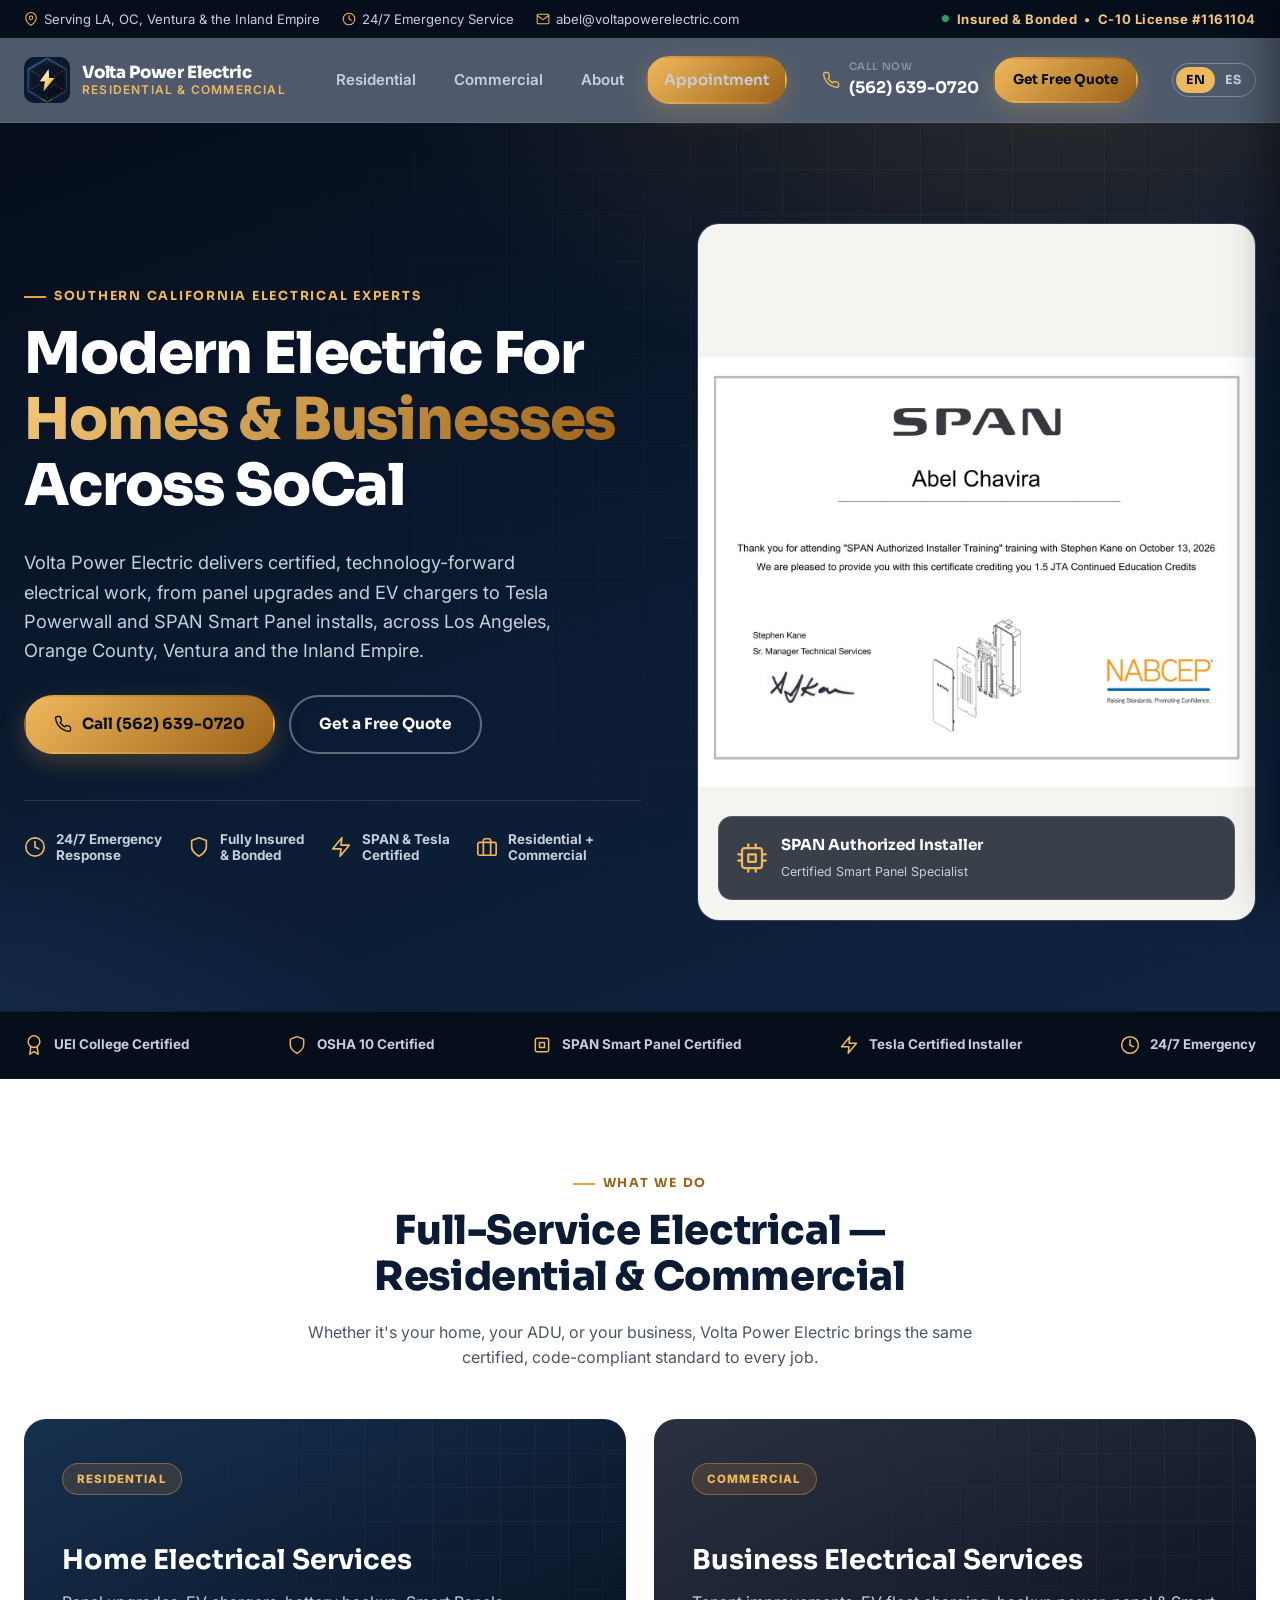
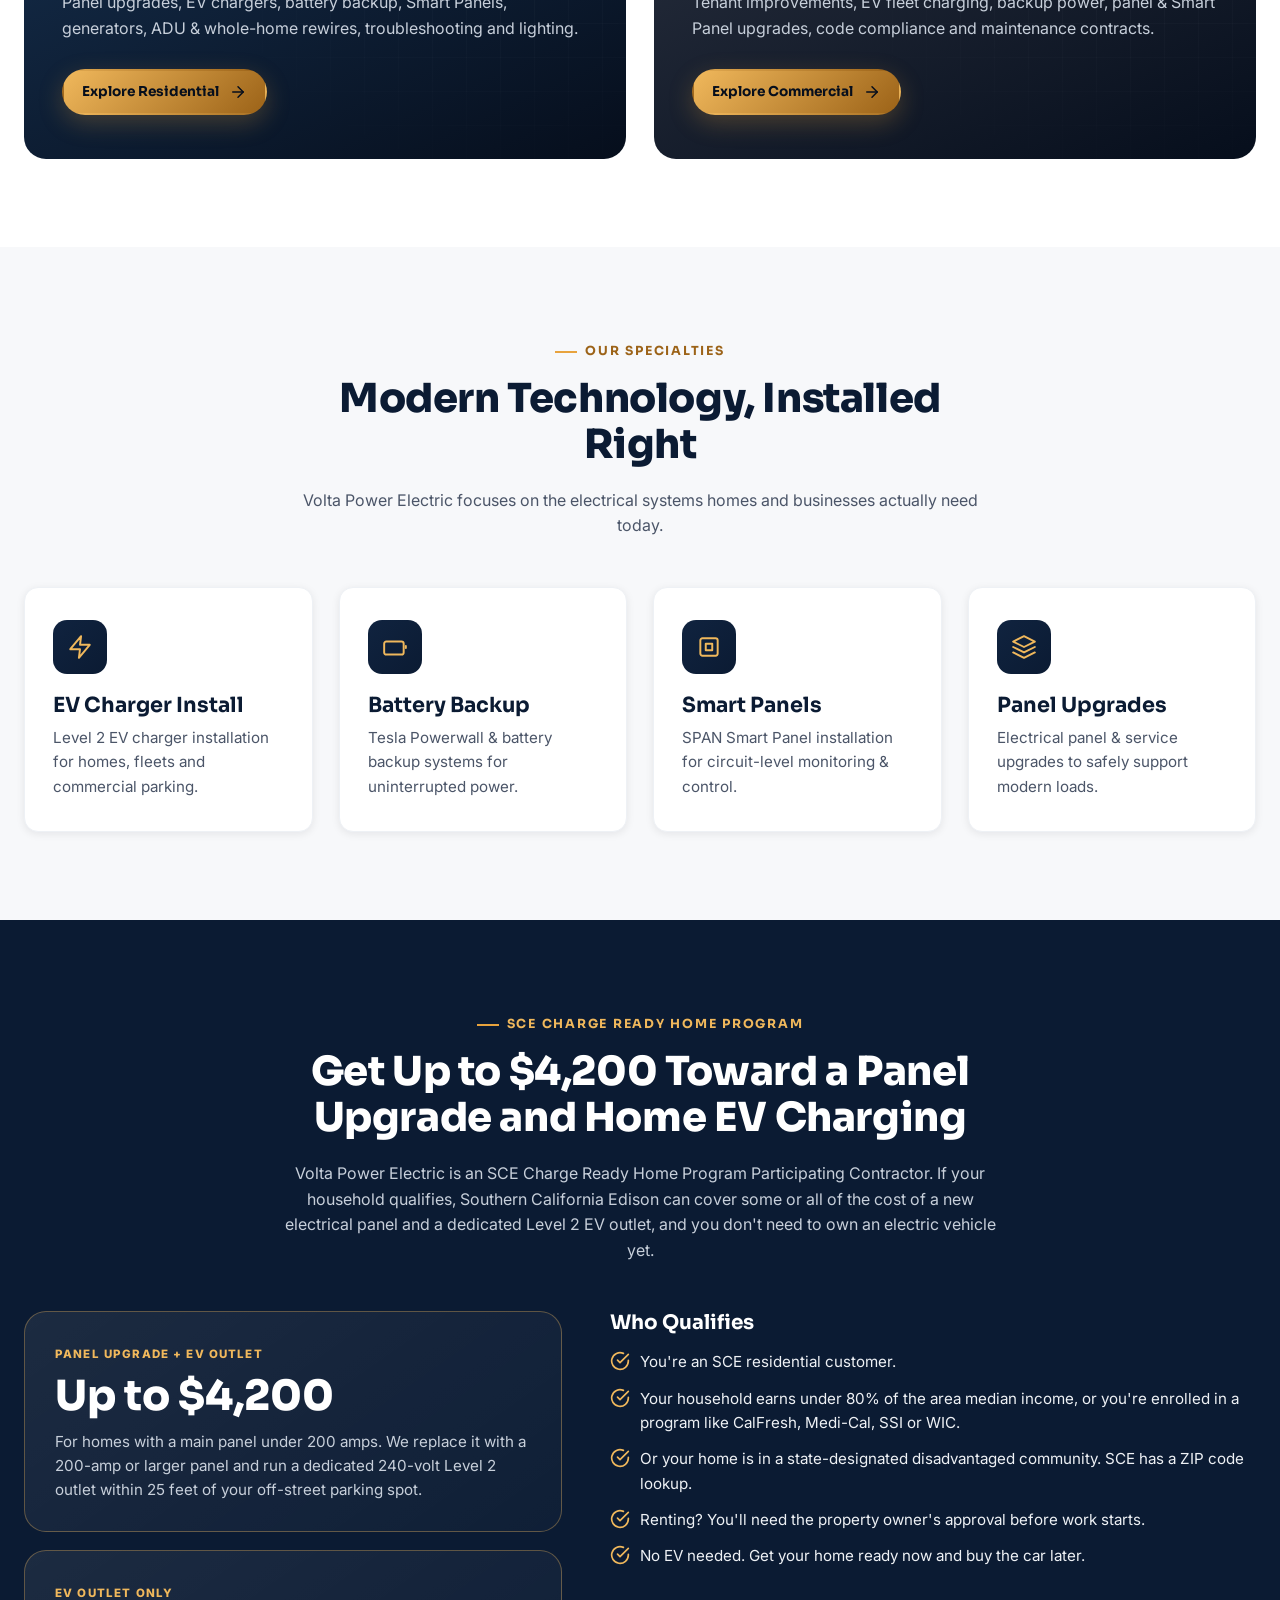
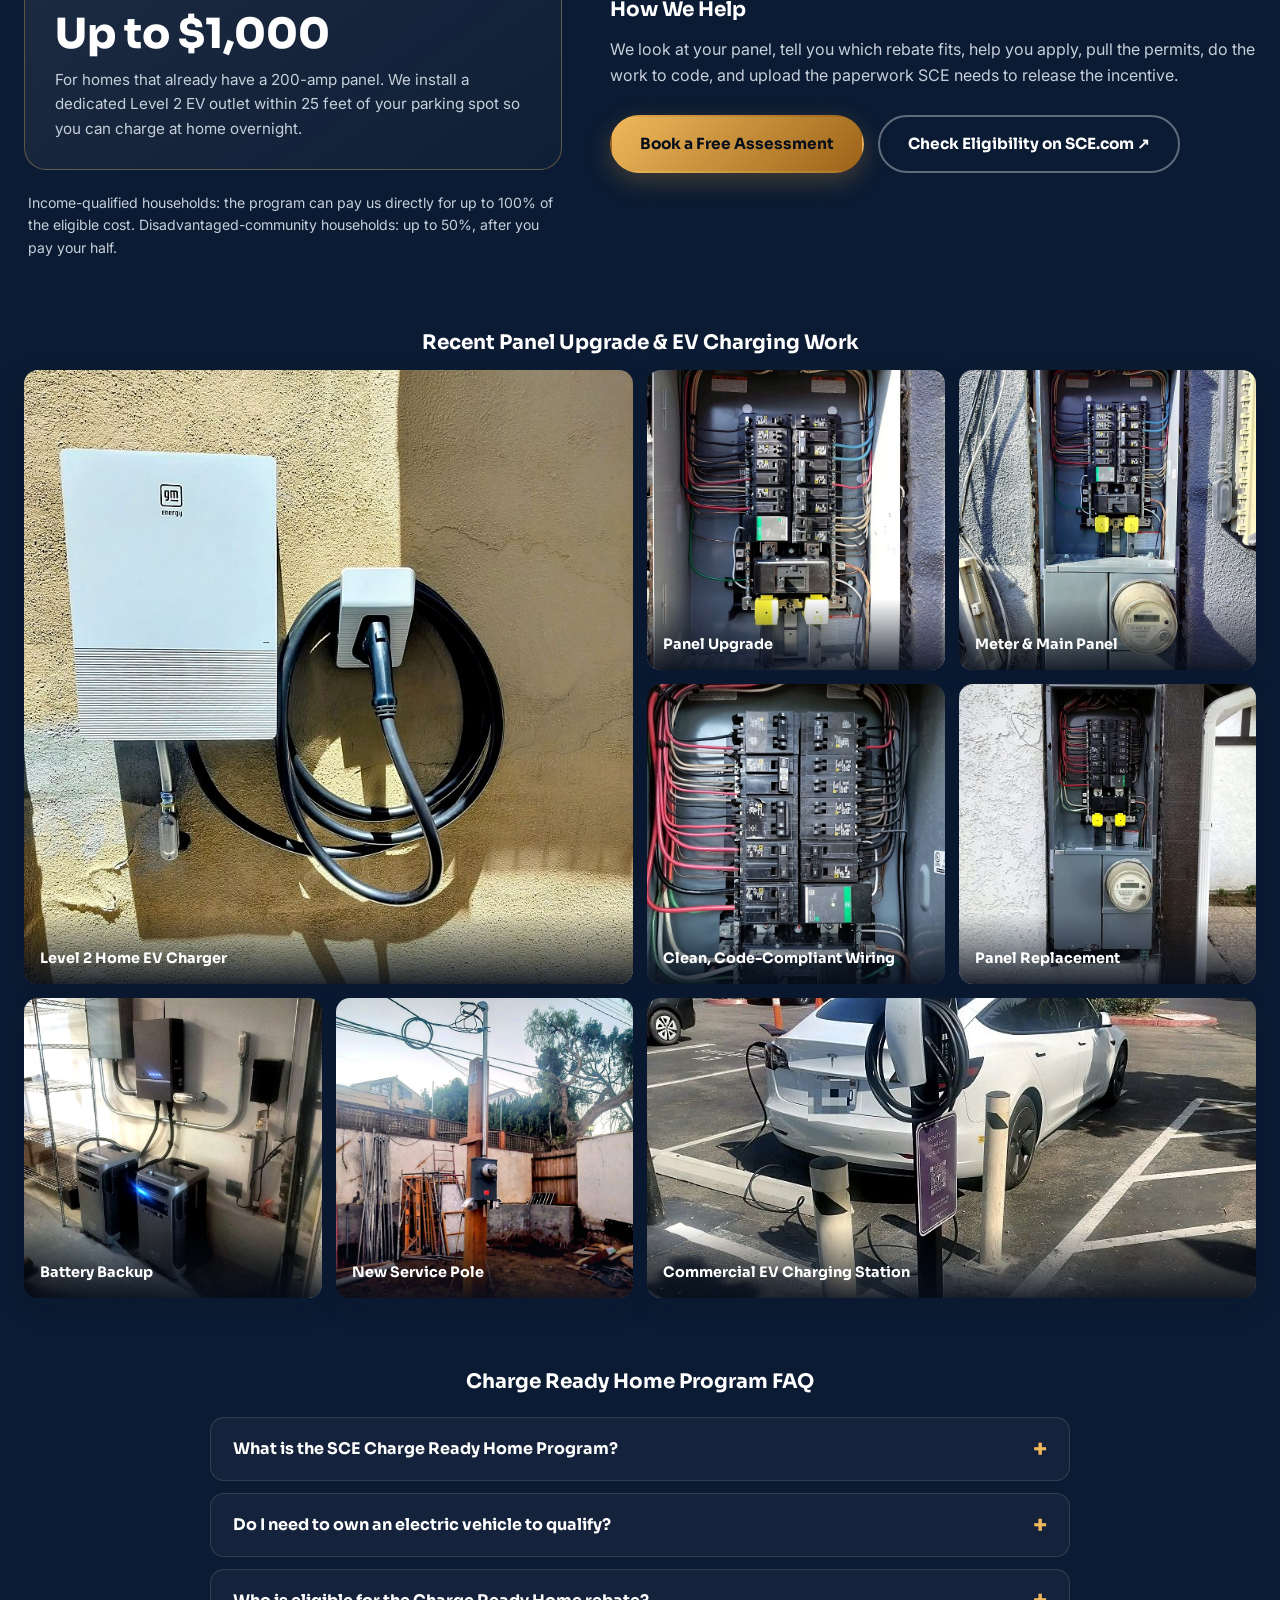
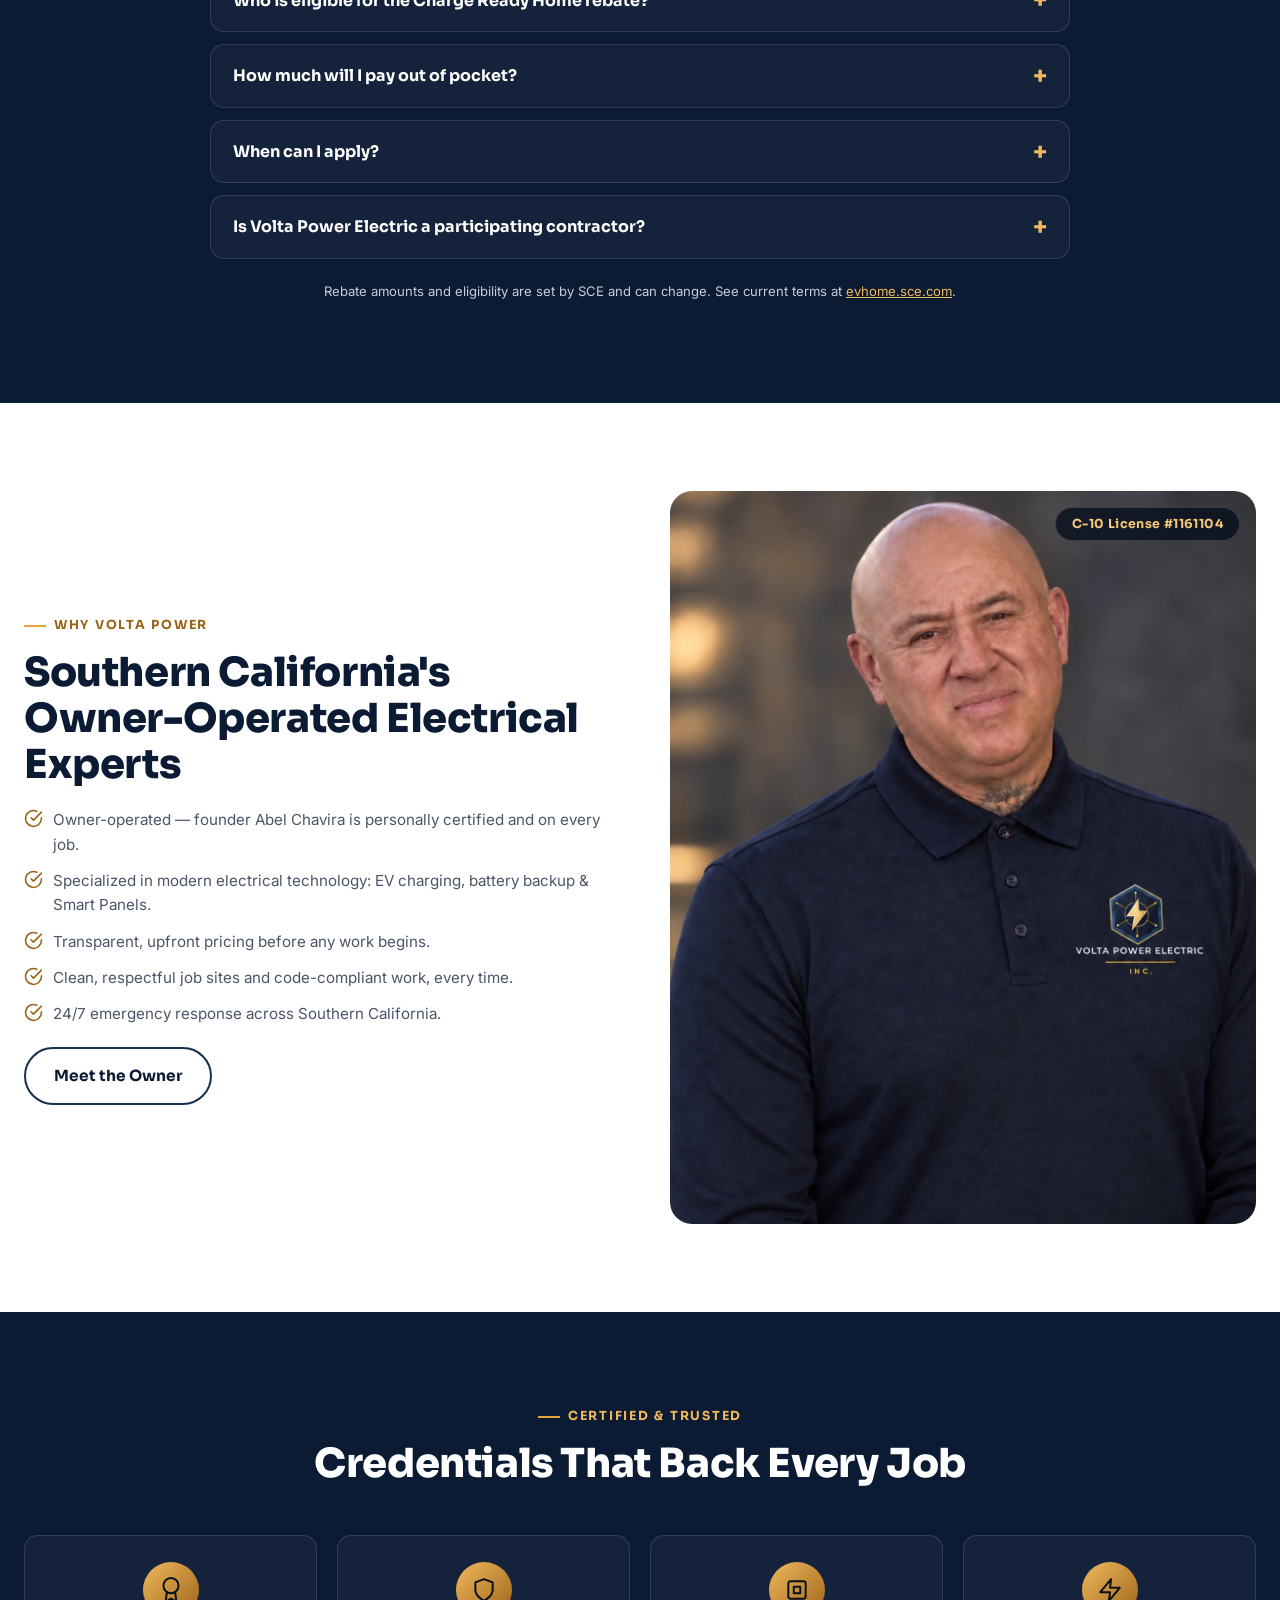
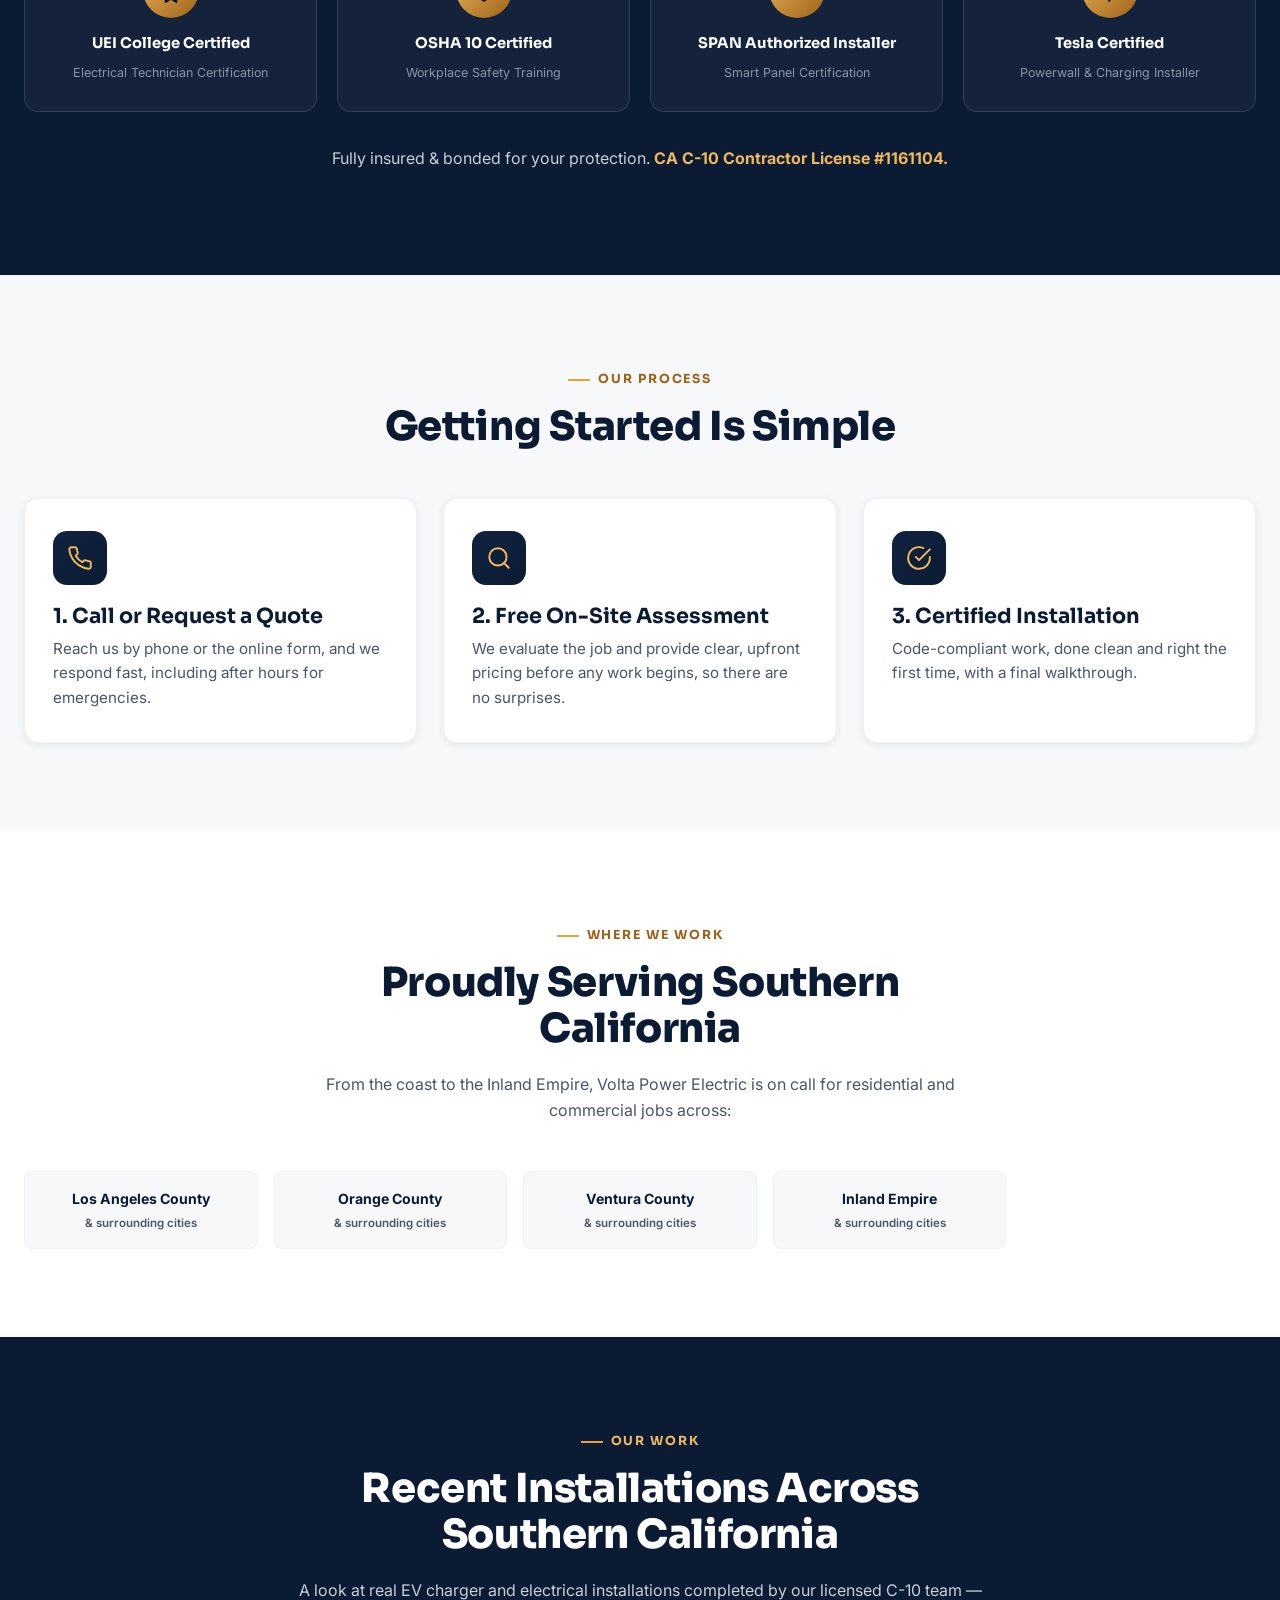
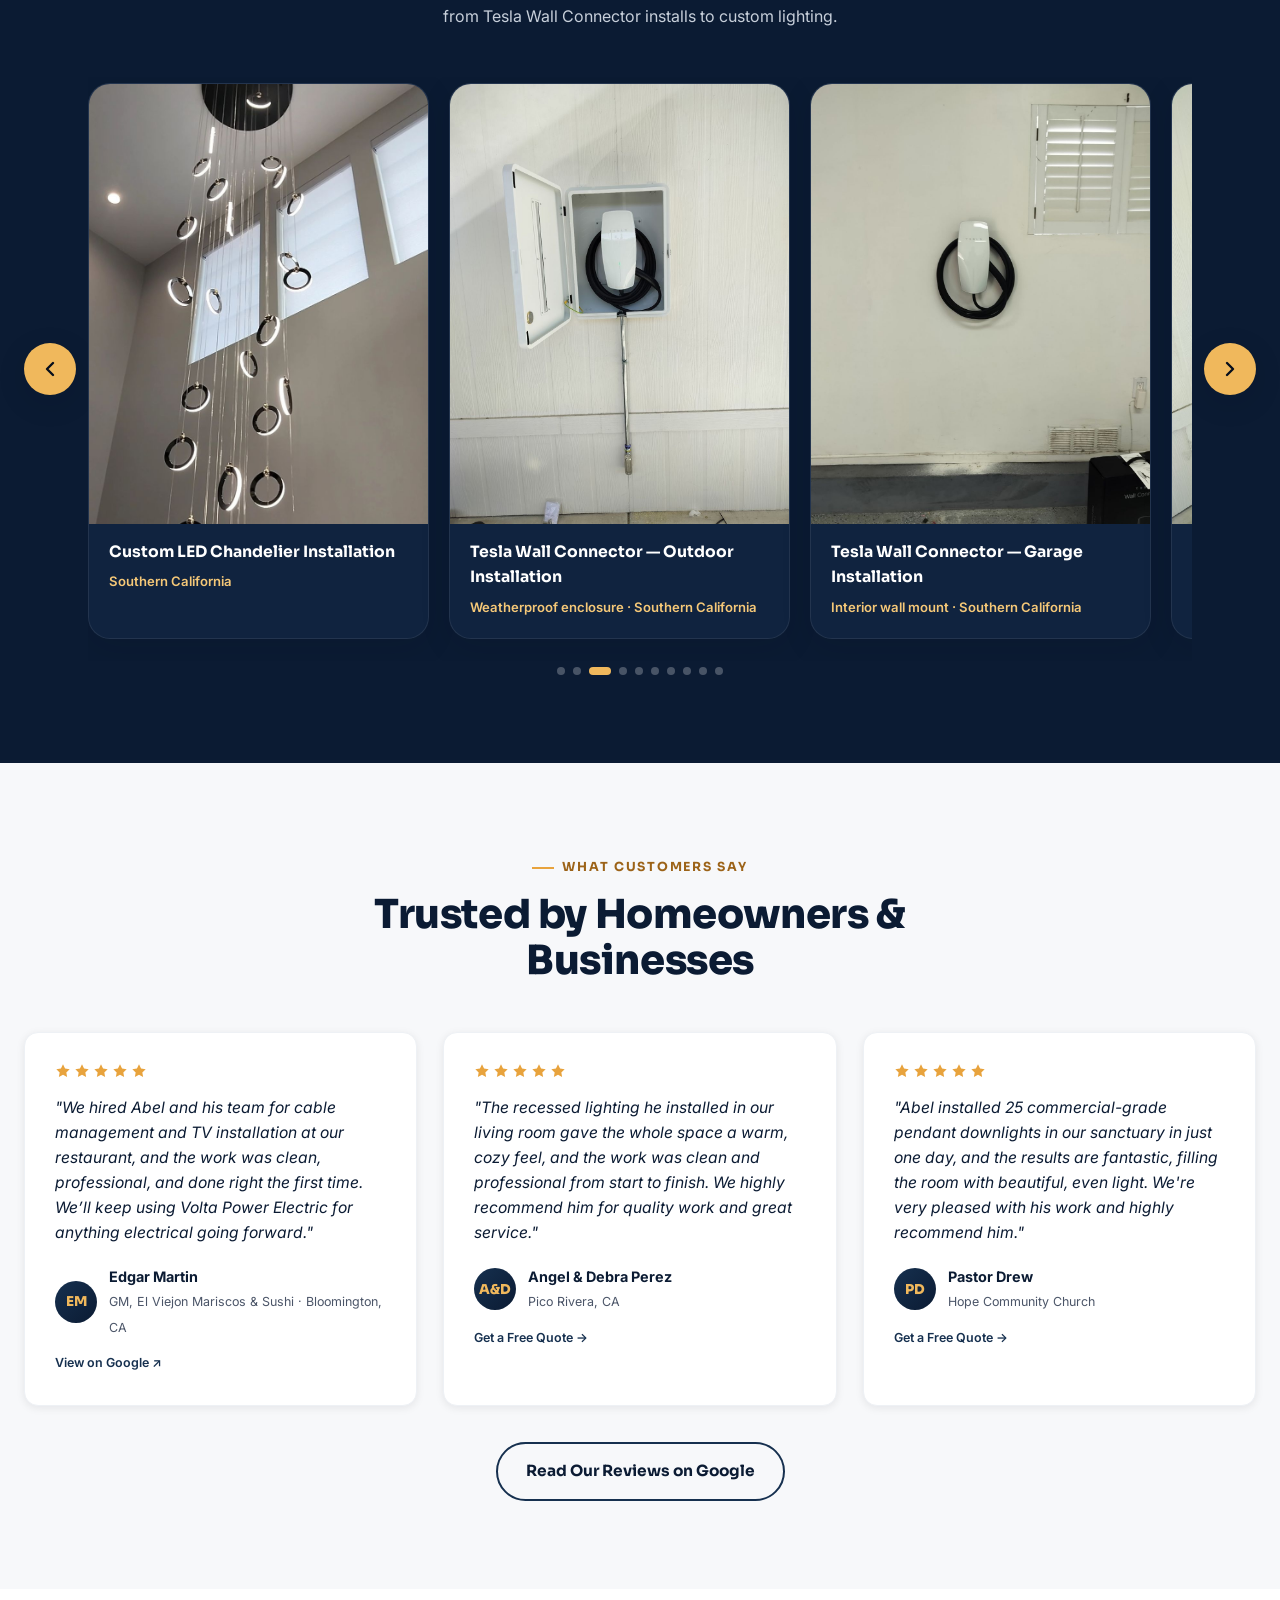
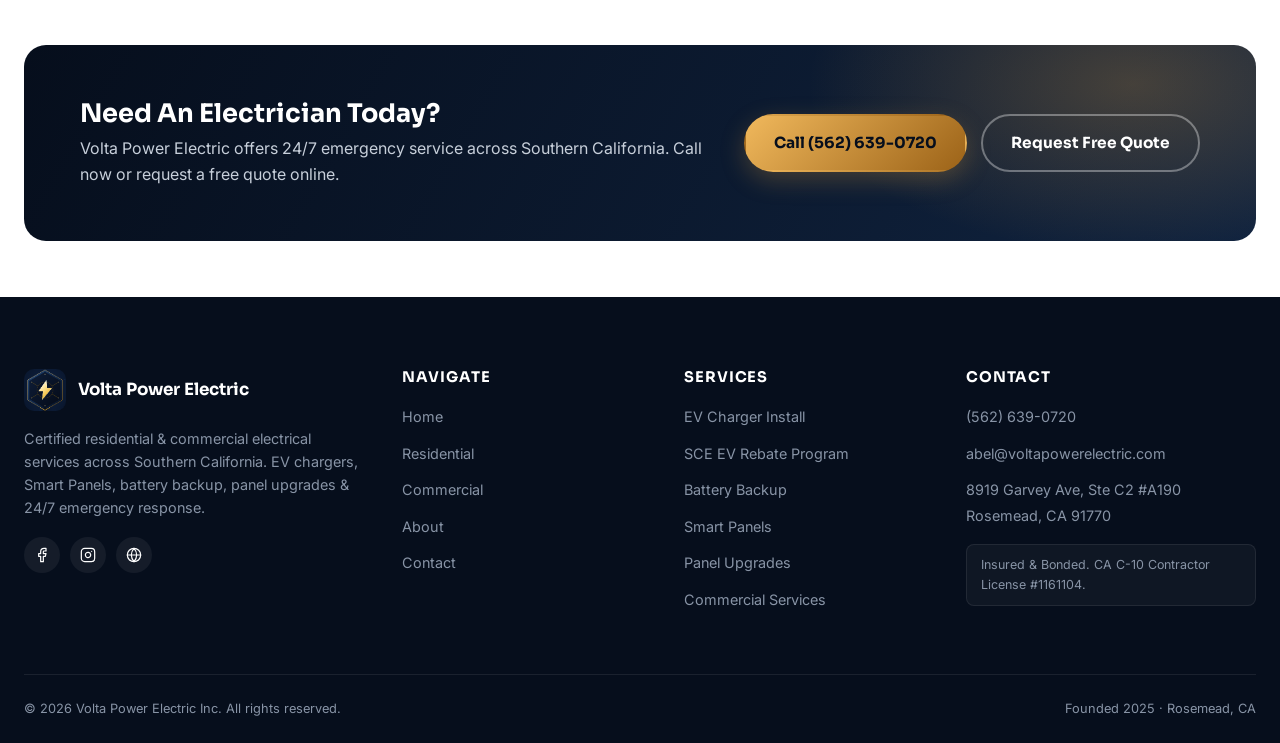
<file: index.html>
<!DOCTYPE html>
<html lang="en">
<head>
<meta charset="UTF-8">
<meta name="viewport" content="width=device-width, initial-scale=1.0">
<title>Volta Power Electric | SoCal Residential &amp; Commercial Electrician</title>
<meta name="description" content="Licensed C-10 electrician and SCE Charge Ready Home Program Participating Contractor. EV chargers, panel upgrades, Smart Panels &amp; 24/7 service across SoCal.">
<meta name="robots" content="index, follow">
<link rel="canonical" href="https://voltapowerelectric.com/">
<link rel="alternate" hreflang="en" href="https://voltapowerelectric.com/">
<link rel="alternate" hreflang="es" href="https://voltapowerelectric.com/es/">
<link rel="alternate" hreflang="x-default" href="https://voltapowerelectric.com/">
<meta name="theme-color" content="#0b1b33">
<link rel="icon" type="image/png" href="assets/images/favicon-32.png">
<link rel="apple-touch-icon" href="assets/images/apple-touch-icon.png">
<meta property="og:type" content="website">
<meta property="og:site_name" content="Volta Power Electric">
<meta property="og:title" content="Volta Power Electric | SoCal Residential &amp; Commercial Electrician">
<meta property="og:description" content="Licensed C-10 electrician and SCE Charge Ready Home Program Participating Contractor. EV chargers, panel upgrades, Smart Panels &amp; 24/7 service across SoCal.">
<meta property="og:url" content="https://voltapowerelectric.com/">
<meta property="og:image" content="https://voltapowerelectric.com/assets/images/logo-full.png">
<meta property="og:image:width" content="3000">
<meta property="og:image:height" content="3500">
<meta property="og:locale" content="en_US">
<meta name="twitter:card" content="summary_large_image">
<meta name="twitter:title" content="Volta Power Electric | SoCal Residential &amp; Commercial Electrician">
<meta name="twitter:description" content="Licensed C-10 electrician and SCE Charge Ready Home Program Participating Contractor. EV chargers, panel upgrades, Smart Panels &amp; 24/7 service across SoCal.">
<meta name="twitter:image" content="https://voltapowerelectric.com/assets/images/logo-full.png">
<link rel="preconnect" href="https://fonts.googleapis.com">
<link rel="preconnect" href="https://fonts.gstatic.com" crossorigin>
<link href="https://fonts.googleapis.com/css2?family=Inter:wght@400;500;600;700;800&family=Sora:wght@600;700;800&display=swap" rel="stylesheet">
<link rel="stylesheet" href="css/style.css?v=11">

<script type="application/ld+json">
{
  "@context": "https://schema.org",
  "@type": "Electrician",
  "@id": "https://voltapowerelectric.com/#business",
  "name": "Volta Power Electric",
  "legalName": "Volta Power Electric Inc.",
  "knowsLanguage": ["en", "es"],
  "url": "https://voltapowerelectric.com/",
  "image": [
    "https://voltapowerelectric.com/assets/images/logo-full.png",
    {
      "@type": "ImageObject",
      "url": "https://voltapowerelectric.com/assets/images/tesla-wall-connector-outdoor-enclosure-installation.jpg",
      "caption": "Tesla Wall Connector EV charger installed in a weatherproof outdoor enclosure, Southern California"
    },
    {
      "@type": "ImageObject",
      "url": "https://voltapowerelectric.com/assets/images/tesla-wall-connector-wall-mount-installation.jpg",
      "caption": "Tesla Wall Connector Level 2 EV charger installed on an interior garage wall, Southern California"
    },
    {
      "@type": "ImageObject",
      "url": "https://voltapowerelectric.com/assets/images/ev-charger-installation-tesla-model-y.jpg",
      "caption": "Tesla Model Y charging from a newly installed EV charger, Southern California"
    },
    {
      "@type": "ImageObject",
      "url": "https://voltapowerelectric.com/assets/images/led-chandelier-installation-southern-california.jpg",
      "caption": "Custom multi-tier LED ring chandelier installation, Southern California"
    },
    {
      "@type": "ImageObject",
      "url": "https://voltapowerelectric.com/assets/images/stage-lighting-installation-church-auditorium.jpg",
      "caption": "Theatrical stage lighting installation in a church auditorium, Southern California"
    },
    {
      "@type": "ImageObject",
      "url": "https://voltapowerelectric.com/assets/images/commercial-stage-lighting-fixture-installation.jpg",
      "caption": "Commercial stage lighting fixture installation, Southern California"
    },
    {
      "@type": "ImageObject",
      "url": "https://voltapowerelectric.com/assets/images/recessed-lighting-living-room-installation.jpg",
      "caption": "Recessed LED lighting installation in a living room, Southern California"
    },
    {
      "@type": "ImageObject",
      "url": "https://voltapowerelectric.com/assets/images/tv-installation-cable-management-restaurant.jpg",
      "caption": "Commercial TV installation and concealed cable management for a restaurant and sports bar, Southern California."
    },
    {
      "@type": "ImageObject",
      "url": "https://voltapowerelectric.com/assets/images/level-2-home-ev-charger-installation.jpg",
      "caption": "Level 2 home EV charger installation, Southern California"
    },
    {
      "@type": "ImageObject",
      "url": "https://voltapowerelectric.com/assets/images/meter-main-panel-upgrade-exterior.jpg",
      "caption": "Exterior meter and main panel upgrade, Southern California"
    },
    {
      "@type": "ImageObject",
      "url": "https://voltapowerelectric.com/assets/images/home-battery-backup-system-installation.jpg",
      "caption": "Home battery backup system installation, Southern California"
    },
    {
      "@type": "ImageObject",
      "url": "https://voltapowerelectric.com/assets/images/landscape-path-lighting-front-walkway-night.jpg",
      "caption": "Landscape and path lighting installation along a front walkway, Southern California"
    },
    {
      "@type": "ImageObject",
      "url": "https://voltapowerelectric.com/assets/images/front-yard-landscape-lighting-curb-appeal.jpg",
      "caption": "Front yard landscape lighting installation, Southern California"
    }
  ],
  "logo": "https://voltapowerelectric.com/assets/images/logo-full.png",
  "telephone": "+1-562-639-0720",
  "email": "abel@voltapowerelectric.com",
  "priceRange": "$$",
  "foundingDate": "2025",
  "founder": {
    "@type": "Person",
    "name": "Abel Chavira"
  },
  "address": {
    "@type": "PostalAddress",
    "streetAddress": "8919 Garvey Ave, Ste C2 #A190",
    "addressLocality": "Rosemead",
    "addressRegion": "CA",
    "postalCode": "91770",
    "addressCountry": "US"
  },
  "areaServed": [
    {
      "@type": "AdministrativeArea",
      "name": "Los Angeles County"
    },
    {
      "@type": "AdministrativeArea",
      "name": "Orange County"
    },
    {
      "@type": "AdministrativeArea",
      "name": "Ventura County"
    },
    {
      "@type": "AdministrativeArea",
      "name": "Inland Empire"
    }
  ],
  "openingHoursSpecification": [
    {
      "@type": "OpeningHoursSpecification",
      "dayOfWeek": [
        "Monday",
        "Tuesday",
        "Wednesday",
        "Thursday",
        "Friday"
      ],
      "opens": "08:00",
      "closes": "17:00"
    }
  ],
  "hasCredential": {
    "@type": "Credential",
    "credentialCategory": "License",
    "name": "CA C-10 Electrical Contractor License",
    "identifier": "1161104"
  },
  "sameAs": [
    "https://www.google.com/search?q=Volta+Power+Electric+Rosemead+CA"
  ],
  "hasOfferCatalog": {
    "@type": "OfferCatalog",
    "name": "Electrical Services",
    "itemListElement": [
      {
        "@type": "Offer",
        "itemOffered": {
          "@type": "Service",
          "name": "EV Charger Installation"
        }
      },
      {
        "@type": "Offer",
        "itemOffered": {
          "@type": "Service",
          "name": "SCE Charge Ready Home Program Panel Upgrade & EV Outlet Installation",
          "description": "Panel upgrades and dedicated Level 2 EV outlet installation for Southern California Edison customers eligible for Charge Ready Home Program rebates of up to $4,200.",
          "areaServed": "Southern California Edison service territory",
          "url": "https://voltapowerelectric.com/#sce-rebate"
        }
      },
      {
        "@type": "Offer",
        "itemOffered": {
          "@type": "Service",
          "name": "Electrical Panel Upgrades"
        }
      },
      {
        "@type": "Offer",
        "itemOffered": {
          "@type": "Service",
          "name": "Smart Panel Installation"
        }
      },
      {
        "@type": "Offer",
        "itemOffered": {
          "@type": "Service",
          "name": "Battery Backup Installation"
        }
      },
      {
        "@type": "Offer",
        "itemOffered": {
          "@type": "Service",
          "name": "Generator Installation"
        }
      },
      {
        "@type": "Offer",
        "itemOffered": {
          "@type": "Service",
          "name": "Home & ADU Rewiring"
        }
      },
      {
        "@type": "Offer",
        "itemOffered": {
          "@type": "Service",
          "name": "Electrical Troubleshooting & Repair"
        }
      },
      {
        "@type": "Offer",
        "itemOffered": {
          "@type": "Service",
          "name": "Lighting Design & Installation"
        }
      },
      {
        "@type": "Offer",
        "itemOffered": {
          "@type": "Service",
          "name": "Commercial Tenant Improvements"
        }
      },
      {
        "@type": "Offer",
        "itemOffered": {
          "@type": "Service",
          "name": "Commercial Maintenance Contracts"
        }
      }
    ]
  }
}
</script>
<script type="application/ld+json">
{
  "@context": "https://schema.org",
  "@type": "FAQPage",
  "@id": "https://voltapowerelectric.com/#sce-rebate-faq",
  "mainEntity": [
    {
      "@type": "Question",
      "name": "What is the SCE Charge Ready Home Program?",
      "acceptedAnswer": {
        "@type": "Answer",
        "text": "It's a Southern California Edison rebate program that helps eligible SCE customers pay for an electrical panel upgrade and a Level 2 EV charging outlet at home. Rebates go up to $4,200 for a panel upgrade with an EV outlet, or up to $1,000 for an EV outlet alone."
      }
    },
    {
      "@type": "Question",
      "name": "Do I need to own an electric vehicle to qualify?",
      "acceptedAnswer": {
        "@type": "Answer",
        "text": "No. SCE says you do not need to own or lease an EV to participate. One thing to plan for: approved participants must install a Level 2 charger within 180 days after receiving the rebate."
      }
    },
    {
      "@type": "Question",
      "name": "Who is eligible for the Charge Ready Home rebate?",
      "acceptedAnswer": {
        "@type": "Answer",
        "text": "You need to be an SCE residential customer and meet one of two conditions. Either your household earns less than 80% of the area median income (or you're enrolled in a qualifying assistance program such as CalFresh, Medi-Cal, SSI or WIC), or your home is in a state-designated disadvantaged community. Renters need the property owner's approval first."
      }
    },
    {
      "@type": "Question",
      "name": "How much will I pay out of pocket?",
      "acceptedAnswer": {
        "@type": "Answer",
        "text": "For income-qualified households, the program can pay the contractor directly for up to 100% of the eligible cost, up to the rebate limit. For households in disadvantaged communities, the program covers up to 50% after you pay the contractor your 50%. We'll give you a clear quote before any work starts."
      }
    },
    {
      "@type": "Question",
      "name": "When can I apply?",
      "acceptedAnswer": {
        "@type": "Answer",
        "text": "You can apply while you're planning the project, during installation, or up to six months after the work is finished."
      }
    },
    {
      "@type": "Question",
      "name": "Is Volta Power Electric a participating contractor?",
      "acceptedAnswer": {
        "@type": "Answer",
        "text": "Yes. Volta Power Electric Inc. is an SCE Charge Ready Home Program Participating Contractor, licensed under CA C-10 License #1161104 and fully insured and bonded. We serve SCE customers across Los Angeles County, Orange County, the Inland Empire and Ventura County. If your power comes from LADWP or another city utility, this program doesn't apply, but we can still quote your panel upgrade or EV charger."
      }
    }
  ]
}
</script>
</head>
<body>
<a class="skip-link" href="#main-content">Skip to main content</a>

<!-- ============ TOP BAR ============ -->
<div class="top-bar">
  <div class="container">
    <div class="top-bar-left">
      <span><svg aria-hidden="true" focusable="false" viewBox="0 0 24 24" fill="none" stroke="currentColor" stroke-width="1.8" stroke-linecap="round" stroke-linejoin="round"><path d="M21 10c0 7-9 13-9 13s-9-6-9-13a9 9 0 0 1 18 0z"></path><circle cx="12" cy="10" r="3"></circle></svg> Serving LA, OC, Ventura &amp; the Inland Empire</span>
      <span><svg aria-hidden="true" focusable="false" viewBox="0 0 24 24" fill="none" stroke="currentColor" stroke-width="1.8" stroke-linecap="round" stroke-linejoin="round"><circle cx="12" cy="12" r="10"></circle><polyline points="12 6 12 12 16 14"></polyline></svg> 24/7 Emergency Service</span>
      <span><svg aria-hidden="true" focusable="false" viewBox="0 0 24 24" fill="none" stroke="currentColor" stroke-width="1.8" stroke-linecap="round" stroke-linejoin="round"><path d="M4 4h16c1.1 0 2 .9 2 2v12c0 1.1-.9 2-2 2H4c-1.1 0-2-.9-2-2V6c0-1.1.9-2 2-2z"></path><polyline points="22,6 12,13 2,6"></polyline></svg> abel@voltapowerelectric.com</span>
    </div>
    <div class="top-bar-badge">Insured &amp; Bonded &nbsp;•&nbsp; C-10 License #1161104</div>
  </div>
</div>

<!-- ============ HEADER ============ -->
<header class="site-header">
  <div class="container header-inner">
    <a href="index.html" class="brand">
      <img src="assets/images/logo-icon.png" alt="Volta Power Electric logo">
      <div class="brand-text">
        <strong>Volta Power Electric</strong>
        <span>Residential &amp; Commercial</span>
      </div>
    </a>
    <nav class="main-nav">
      <a href="residential.html">Residential</a>
      <a href="commercial.html">Commercial</a>
      <a href="about.html">About</a>
      <a href="contact.html#book-online" class="btn btn-gold btn-sm">Appointment</a>
    </nav>
    <div class="header-cta">
      <a href="tel:+15626390720" class="header-phone">
        <svg aria-hidden="true" focusable="false" viewBox="0 0 24 24" fill="none" stroke="currentColor" stroke-width="1.8" stroke-linecap="round" stroke-linejoin="round"><path d="M22 16.92v3a2 2 0 0 1-2.18 2 19.79 19.79 0 0 1-8.63-3.07 19.5 19.5 0 0 1-6-6 19.79 19.79 0 0 1-3.07-8.67A2 2 0 0 1 4.11 2h3a2 2 0 0 1 2 1.72c.127.96.361 1.903.7 2.81a2 2 0 0 1-.45 2.11L8.09 9.91a16 16 0 0 0 6 6l1.27-1.27a2 2 0 0 1 2.11-.45c.907.339 1.85.573 2.81.7A2 2 0 0 1 22 16.92z"></path></svg>
        <span><small>Call Now</small>(562) 639-0720</span>
      </a>
      <a href="contact.html" class="btn btn-gold btn-sm">Get Free Quote</a>
    </div>
    <div class="lang-toggle" role="group" aria-label="Language / Idioma"><a href="/" lang="en" hreflang="en" class="is-active" aria-current="true">EN</a><a href="/es/" lang="es" hreflang="es">ES</a></div>
    <button class="nav-toggle" aria-label="Toggle navigation"><span></span></button>
  </div>
</header>
<div class="nav-scrim"></div>
<nav class="mobile-nav">
  <a href="index.html">Home</a>
  <a href="residential.html">Residential</a>
  <a href="commercial.html">Commercial</a>
  <a href="about.html">About</a>
  <a href="contact.html#book-online">Appointment</a>
  <a href="/es/" lang="es" hreflang="es">Español</a>
  <a href="tel:+15626390720" class="btn btn-gold btn-block">Call (562) 639-0720</a>
</nav>

<main id="main-content">
<!-- ============ HERO ============ -->
<section class="hero">
  <div class="container hero-grid">
    <div class="hero-copy">
      <span class="eyebrow">Southern California Electrical Experts</span>
      <h1>Modern Electric For <span class="accent">Homes &amp; Businesses</span> Across SoCal</h1>
      <p class="lead">Volta Power Electric delivers certified, technology-forward electrical work, from panel upgrades and EV chargers to Tesla Powerwall and SPAN Smart Panel installs, across Los Angeles, Orange County, Ventura and the Inland Empire.</p>
      <div class="hero-actions">
        <a href="tel:+15626390720" class="btn btn-gold">
          <svg aria-hidden="true" focusable="false" viewBox="0 0 24 24" fill="none" stroke="currentColor" stroke-width="1.8" stroke-linecap="round" stroke-linejoin="round"><path d="M22 16.92v3a2 2 0 0 1-2.18 2 19.79 19.79 0 0 1-8.63-3.07 19.5 19.5 0 0 1-6-6 19.79 19.79 0 0 1-3.07-8.67A2 2 0 0 1 4.11 2h3a2 2 0 0 1 2 1.72c.127.96.361 1.903.7 2.81a2 2 0 0 1-.45 2.11L8.09 9.91a16 16 0 0 0 6 6l1.27-1.27a2 2 0 0 1 2.11-.45c.907.339 1.85.573 2.81.7A2 2 0 0 1 22 16.92z"></path></svg>
          Call (562) 639-0720
        </a>
        <a href="contact.html" class="btn btn-outline">Get a Free Quote</a>
      </div>
      <div class="hero-trust">
        <div class="hero-trust-item">
          <svg aria-hidden="true" focusable="false" viewBox="0 0 24 24" fill="none" stroke="currentColor" stroke-width="1.8" stroke-linecap="round" stroke-linejoin="round"><circle cx="12" cy="12" r="10"></circle><polyline points="12 6 12 12 16 14"></polyline></svg>
          <span>24/7 Emergency<br>Response</span>
        </div>
        <div class="hero-trust-item">
          <svg aria-hidden="true" focusable="false" viewBox="0 0 24 24" fill="none" stroke="currentColor" stroke-width="1.8" stroke-linecap="round" stroke-linejoin="round"><path d="M12 22s8-4 8-10V5l-8-3-8 3v7c0 6 8 10 8 10z"></path></svg>
          <span>Fully Insured<br>&amp; Bonded</span>
        </div>
        <div class="hero-trust-item">
          <svg aria-hidden="true" focusable="false" viewBox="0 0 24 24" fill="none" stroke="currentColor" stroke-width="1.8" stroke-linecap="round" stroke-linejoin="round"><polygon points="13 2 3 14 12 14 11 22 21 10 12 10 13 2"></polygon></svg>
          <span>SPAN &amp; Tesla<br>Certified</span>
        </div>
        <div class="hero-trust-item">
          <svg aria-hidden="true" focusable="false" viewBox="0 0 24 24" fill="none" stroke="currentColor" stroke-width="1.8" stroke-linecap="round" stroke-linejoin="round"><rect x="2" y="7" width="20" height="14" rx="2" ry="2"></rect><path d="M16 21V5a2 2 0 0 0-2-2h-4a2 2 0 0 0-2 2v16"></path></svg>
          <span>Residential +<br>Commercial</span>
        </div>
      </div>
    </div>
    <div class="hero-visual">
      <a href="documents/Abel-Chavira-SPAN-Authorized-Installer-Certificate.pdf" target="_blank" rel="noopener" title="View SPAN Authorized Installer Certificate (PDF)" style="display:flex; align-items:center; justify-content:center; width:100%; height:100%; background:#f4f4f0;">
        <img src="assets/images/span-certificate-preview.jpg?v=20261013" alt="SPAN Authorized Installer Certificate — Abel Chavira" style="width:100%; height:100%; object-fit:contain; display:block;">
      </a>
      <div class="badge-float">
        <svg aria-hidden="true" focusable="false" viewBox="0 0 24 24" fill="none" stroke="currentColor" stroke-width="1.8" stroke-linecap="round" stroke-linejoin="round"><rect x="4" y="4" width="16" height="16" rx="2" ry="2"></rect><rect x="9" y="9" width="6" height="6"></rect><line x1="9" y1="1" x2="9" y2="4"></line><line x1="15" y1="1" x2="15" y2="4"></line><line x1="9" y1="20" x2="9" y2="23"></line><line x1="15" y1="20" x2="15" y2="23"></line><line x1="20" y1="9" x2="23" y2="9"></line><line x1="20" y1="14" x2="23" y2="14"></line><line x1="1" y1="9" x2="4" y2="9"></line><line x1="1" y1="14" x2="4" y2="14"></line></svg>
        <div>
          <strong>SPAN Authorized Installer</strong>
          <span>Certified Smart Panel Specialist</span>
        </div>
      </div>
    </div>
  </div>
</section>

<!-- ============ TRUST STRIP ============ -->
<div class="trust-strip">
  <div class="container">
    <div class="trust-strip-item"><svg aria-hidden="true" focusable="false" viewBox="0 0 24 24" fill="none" stroke="currentColor" stroke-width="1.8" stroke-linecap="round" stroke-linejoin="round"><circle cx="12" cy="8" r="7"></circle><polyline points="8.21 13.89 7 23 12 20 17 23 15.79 13.88"></polyline></svg> UEI College Certified</div>
    <div class="trust-strip-item"><svg aria-hidden="true" focusable="false" viewBox="0 0 24 24" fill="none" stroke="currentColor" stroke-width="1.8" stroke-linecap="round" stroke-linejoin="round"><path d="M12 22s8-4 8-10V5l-8-3-8 3v7c0 6 8 10 8 10z"></path></svg> OSHA 10 Certified</div>
    <div class="trust-strip-item"><svg aria-hidden="true" focusable="false" viewBox="0 0 24 24" fill="none" stroke="currentColor" stroke-width="1.8" stroke-linecap="round" stroke-linejoin="round"><rect x="4" y="4" width="16" height="16" rx="2" ry="2"></rect><rect x="9" y="9" width="6" height="6"></rect></svg> SPAN Smart Panel Certified</div>
    <div class="trust-strip-item"><svg aria-hidden="true" focusable="false" viewBox="0 0 24 24" fill="none" stroke="currentColor" stroke-width="1.8" stroke-linecap="round" stroke-linejoin="round"><polygon points="13 2 3 14 12 14 11 22 21 10 12 10 13 2"></polygon></svg> Tesla Certified Installer</div>
    <div class="trust-strip-item"><svg aria-hidden="true" focusable="false" viewBox="0 0 24 24" fill="none" stroke="currentColor" stroke-width="1.8" stroke-linecap="round" stroke-linejoin="round"><circle cx="12" cy="12" r="10"></circle><polyline points="12 6 12 12 16 14"></polyline></svg> 24/7 Emergency</div>
  </div>
</div>

<!-- ============ SERVICES OVERVIEW ============ -->
<section class="bg-white">
  <div class="container">
    <div class="section-head center">
      <span class="eyebrow">What We Do</span>
      <h2>Full-Service Electrical — Residential &amp; Commercial</h2>
      <p>Whether it's your home, your ADU, or your business, Volta Power Electric brings the same certified, code-compliant standard to every job.</p>
    </div>
    <div class="split-grid">
      <div class="split-card residential">
        <span class="tag">Residential</span>
        <h3>Home Electrical Services</h3>
        <p>Panel upgrades, EV chargers, battery backup, Smart Panels, generators, ADU &amp; whole-home rewires, troubleshooting and lighting.</p>
        <a href="residential.html" class="btn btn-gold btn-sm">Explore Residential
          <svg aria-hidden="true" focusable="false" viewBox="0 0 24 24" fill="none" stroke="currentColor" stroke-width="2" stroke-linecap="round" stroke-linejoin="round"><line x1="5" y1="12" x2="19" y2="12"></line><polyline points="12 5 19 12 12 19"></polyline></svg>
        </a>
      </div>
      <div class="split-card commercial">
        <span class="tag">Commercial</span>
        <h3>Business Electrical Services</h3>
        <p>Tenant improvements, EV fleet charging, backup power, panel &amp; Smart Panel upgrades, code compliance and maintenance contracts.</p>
        <a href="commercial.html" class="btn btn-gold btn-sm">Explore Commercial
          <svg aria-hidden="true" focusable="false" viewBox="0 0 24 24" fill="none" stroke="currentColor" stroke-width="2" stroke-linecap="round" stroke-linejoin="round"><line x1="5" y1="12" x2="19" y2="12"></line><polyline points="12 5 19 12 12 19"></polyline></svg>
        </a>
      </div>
    </div>
  </div>
</section>

<!-- ============ SPECIALTIES ============ -->
<section class="bg-off">
  <div class="container">
    <div class="section-head center">
      <span class="eyebrow">Our Specialties</span>
      <h2>Modern Technology, Installed Right</h2>
      <p>Volta Power Electric focuses on the electrical systems homes and businesses actually need today.</p>
    </div>
    <div class="grid grid-4">
      <div class="card">
        <div class="card-icon"><svg aria-hidden="true" focusable="false" viewBox="0 0 24 24" fill="none" stroke="currentColor" stroke-width="1.8" stroke-linecap="round" stroke-linejoin="round"><polygon points="13 2 3 14 12 14 11 22 21 10 12 10 13 2"></polygon></svg></div>
        <h3>EV Charger Install</h3>
        <p>Level 2 EV charger installation for homes, fleets and commercial parking.</p>
      </div>
      <div class="card">
        <div class="card-icon"><svg aria-hidden="true" focusable="false" viewBox="0 0 24 24" fill="none" stroke="currentColor" stroke-width="1.8" stroke-linecap="round" stroke-linejoin="round"><rect x="2" y="7" width="18" height="12" rx="2" ry="2"></rect><line x1="22" y1="13" x2="22" y2="11"></line></svg></div>
        <h3>Battery Backup</h3>
        <p>Tesla Powerwall &amp; battery backup systems for uninterrupted power.</p>
      </div>
      <div class="card">
        <div class="card-icon"><svg aria-hidden="true" focusable="false" viewBox="0 0 24 24" fill="none" stroke="currentColor" stroke-width="1.8" stroke-linecap="round" stroke-linejoin="round"><rect x="4" y="4" width="16" height="16" rx="2" ry="2"></rect><rect x="9" y="9" width="6" height="6"></rect></svg></div>
        <h3>Smart Panels</h3>
        <p>SPAN Smart Panel installation for circuit-level monitoring &amp; control.</p>
      </div>
      <div class="card">
        <div class="card-icon"><svg aria-hidden="true" focusable="false" viewBox="0 0 24 24" fill="none" stroke="currentColor" stroke-width="1.8" stroke-linecap="round" stroke-linejoin="round"><polygon points="12 2 2 7 12 12 22 7 12 2"></polygon><polyline points="2 17 12 22 22 17"></polyline><polyline points="2 12 12 17 22 12"></polyline></svg></div>
        <h3>Panel Upgrades</h3>
        <p>Electrical panel &amp; service upgrades to safely support modern loads.</p>
      </div>
    </div>
  </div>
</section>

<!-- ============ SCE CHARGE READY HOME PROGRAM ============ -->
<section class="bg-navy sce-rebate" id="sce-rebate" aria-labelledby="sce-rebate-title">
  <div class="container">
    <div class="section-head center">
      <span class="eyebrow">SCE Charge Ready Home Program</span>
      <h2 id="sce-rebate-title">Get Up to $4,200 Toward a Panel Upgrade and Home EV Charging</h2>
      <p>Volta Power Electric is an SCE Charge Ready Home Program Participating Contractor. If your household qualifies, Southern California Edison can cover some or all of the cost of a new electrical panel and a dedicated Level 2 EV outlet, and you don't need to own an electric vehicle yet.</p>
    </div>

    <div class="rebate-layout">
      <div class="rebate-amounts">
        <div class="rebate-card">
          <span class="rebate-label">Panel Upgrade + EV Outlet</span>
          <strong class="rebate-amount">Up to $4,200</strong>
          <p>For homes with a main panel under 200 amps. We replace it with a 200-amp or larger panel and run a dedicated 240-volt Level 2 outlet within 25 feet of your off-street parking spot.</p>
        </div>
        <div class="rebate-card">
          <span class="rebate-label">EV Outlet Only</span>
          <strong class="rebate-amount">Up to $1,000</strong>
          <p>For homes that already have a 200-amp panel. We install a dedicated Level 2 EV outlet within 25 feet of your parking spot so you can charge at home overnight.</p>
        </div>
        <p class="rebate-coverage">Income-qualified households: the program can pay us directly for up to 100% of the eligible cost. Disadvantaged-community households: up to 50%, after you pay your half.</p>
      </div>

      <div class="rebate-copy">
        <h3>Who Qualifies</h3>
        <ul class="check-list">
          <li><svg aria-hidden="true" focusable="false" viewBox="0 0 24 24" fill="none" stroke="currentColor" stroke-width="2" stroke-linecap="round" stroke-linejoin="round"><path d="M22 11.08V12a10 10 0 1 1-5.93-9.14"></path><polyline points="22 4 12 14.01 9 11.01"></polyline></svg> You're an SCE residential customer.</li>
          <li><svg aria-hidden="true" focusable="false" viewBox="0 0 24 24" fill="none" stroke="currentColor" stroke-width="2" stroke-linecap="round" stroke-linejoin="round"><path d="M22 11.08V12a10 10 0 1 1-5.93-9.14"></path><polyline points="22 4 12 14.01 9 11.01"></polyline></svg> Your household earns under 80% of the area median income, or you're enrolled in a program like CalFresh, Medi-Cal, SSI or WIC.</li>
          <li><svg aria-hidden="true" focusable="false" viewBox="0 0 24 24" fill="none" stroke="currentColor" stroke-width="2" stroke-linecap="round" stroke-linejoin="round"><path d="M22 11.08V12a10 10 0 1 1-5.93-9.14"></path><polyline points="22 4 12 14.01 9 11.01"></polyline></svg> Or your home is in a state-designated disadvantaged community. SCE has a ZIP code lookup.</li>
          <li><svg aria-hidden="true" focusable="false" viewBox="0 0 24 24" fill="none" stroke="currentColor" stroke-width="2" stroke-linecap="round" stroke-linejoin="round"><path d="M22 11.08V12a10 10 0 1 1-5.93-9.14"></path><polyline points="22 4 12 14.01 9 11.01"></polyline></svg> Renting? You'll need the property owner's approval before work starts.</li>
          <li><svg aria-hidden="true" focusable="false" viewBox="0 0 24 24" fill="none" stroke="currentColor" stroke-width="2" stroke-linecap="round" stroke-linejoin="round"><path d="M22 11.08V12a10 10 0 1 1-5.93-9.14"></path><polyline points="22 4 12 14.01 9 11.01"></polyline></svg> No EV needed. Get your home ready now and buy the car later.</li>
        </ul>
        <h3>How We Help</h3>
        <p>We look at your panel, tell you which rebate fits, help you apply, pull the permits, do the work to code, and upload the paperwork SCE needs to release the incentive.</p>
        <div class="rebate-actions">
          <a href="contact.html#book-online" class="btn btn-gold">Book a Free Assessment</a>
          <a href="https://evhome.sce.com/eligibility#requirements" target="_blank" rel="noopener" class="btn btn-outline">Check Eligibility on SCE.com &#8599;</a>
        </div>
      </div>
    </div>

    <h3 class="rebate-gallery-title">Recent Panel Upgrade &amp; EV Charging Work</h3>
    <div class="rebate-gallery">
      <figure class="g-feature">
        <img src="assets/images/level-2-home-ev-charger-installation.jpg" alt="Level 2 home EV charger with coiled charging cable mounted on an exterior stucco wall" loading="lazy" width="768" height="960">
        <figcaption>Level 2 Home EV Charger</figcaption>
      </figure>
      <figure>
        <img src="assets/images/electrical-panel-upgrade-new-breakers.jpg" alt="Upgraded electrical panel with new breakers and neatly routed wiring" loading="lazy" width="768" height="960">
        <figcaption>Panel Upgrade</figcaption>
      </figure>
      <figure>
        <img src="assets/images/meter-main-panel-upgrade-exterior.jpg" alt="New exterior meter and main panel combination installed on a home" loading="lazy" width="768" height="960">
        <figcaption>Meter &amp; Main Panel</figcaption>
      </figure>
      <figure>
        <img src="assets/images/electrical-panel-wiring-breaker-installation.jpg" alt="Close-up of panel wiring landed on new circuit breakers" loading="lazy" width="768" height="960">
        <figcaption>Clean, Code-Compliant Wiring</figcaption>
      </figure>
      <figure>
        <img src="assets/images/exterior-panel-meter-replacement-stucco.jpg" alt="Replacement panel and meter set into a stucco exterior wall" loading="lazy" width="768" height="960">
        <figcaption>Panel Replacement</figcaption>
      </figure>
      <figure>
        <img src="assets/images/home-battery-backup-system-installation.jpg" alt="Home battery backup system with wall-mounted equipment and two battery units in a garage" loading="lazy" width="960" height="1200">
        <figcaption>Battery Backup</figcaption>
      </figure>
      <figure>
        <img src="assets/images/new-electrical-service-pole-meter-installation.jpg" alt="New electrical service pole with meter installed on a construction site" loading="lazy" width="768" height="960">
        <figcaption>New Service Pole</figcaption>
      </figure>
      <figure class="g-wide">
        <img src="assets/images/tesla-ev-charging-station-installation.jpg" alt="Tesla Model 3 plugged into a pedestal EV charging station in a parking lot" loading="lazy" width="768" height="432">
        <figcaption>Commercial EV Charging Station</figcaption>
      </figure>
    </div>

    <div class="rebate-faq">
      <h3>Charge Ready Home Program FAQ</h3>
      <details class="faq-item">
        <summary>What is the SCE Charge Ready Home Program?</summary>
        <p>It's a Southern California Edison rebate program that helps eligible SCE customers pay for an electrical panel upgrade and a Level 2 EV charging outlet at home. Rebates go up to $4,200 for a panel upgrade with an EV outlet, or up to $1,000 for an EV outlet alone.</p>
      </details>
      <details class="faq-item">
        <summary>Do I need to own an electric vehicle to qualify?</summary>
        <p>No. SCE says you do not need to own or lease an EV to participate. One thing to plan for: approved participants must install a Level 2 charger within 180 days after receiving the rebate.</p>
      </details>
      <details class="faq-item">
        <summary>Who is eligible for the Charge Ready Home rebate?</summary>
        <p>You need to be an SCE residential customer and meet one of two conditions. Either your household earns less than 80% of the area median income (or you're enrolled in a qualifying assistance program such as CalFresh, Medi-Cal, SSI or WIC), or your home is in a state-designated disadvantaged community. Renters need the property owner's approval first.</p>
      </details>
      <details class="faq-item">
        <summary>How much will I pay out of pocket?</summary>
        <p>For income-qualified households, the program can pay the contractor directly for up to 100% of the eligible cost, up to the rebate limit. For households in disadvantaged communities, the program covers up to 50% after you pay the contractor your 50%. We'll give you a clear quote before any work starts.</p>
      </details>
      <details class="faq-item">
        <summary>When can I apply?</summary>
        <p>You can apply while you're planning the project, during installation, or up to six months after the work is finished.</p>
      </details>
      <details class="faq-item">
        <summary>Is Volta Power Electric a participating contractor?</summary>
        <p>Yes. Volta Power Electric Inc. is an SCE Charge Ready Home Program Participating Contractor, licensed under CA C-10 License #1161104 and fully insured and bonded. We serve SCE customers across Los Angeles County, Orange County, the Inland Empire and Ventura County. If your power comes from LADWP or another city utility, this program doesn't apply, but we can still quote your panel upgrade or EV charger.</p>
      </details>
      <p class="rebate-note">Rebate amounts and eligibility are set by SCE and can change. See current terms at <a href="https://evhome.sce.com/eligibility#requirements" target="_blank" rel="noopener">evhome.sce.com</a>.</p>
    </div>
  </div>
</section>

<!-- ============ WHY CHOOSE US ============ -->
<section class="bg-white">
  <div class="container two-col">
    <div>
      <span class="eyebrow">Why Volta Power</span>
      <h2>Southern California's Owner-Operated Electrical Experts</h2>
      <ul class="check-list">
        <li>
          <svg aria-hidden="true" focusable="false" viewBox="0 0 24 24" fill="none" stroke="currentColor" stroke-width="2" stroke-linecap="round" stroke-linejoin="round"><path d="M22 11.08V12a10 10 0 1 1-5.93-9.14"></path><polyline points="22 4 12 14.01 9 11.01"></polyline></svg>
          Owner-operated — founder Abel Chavira is personally certified and on every job.
        </li>
        <li>
          <svg aria-hidden="true" focusable="false" viewBox="0 0 24 24" fill="none" stroke="currentColor" stroke-width="2" stroke-linecap="round" stroke-linejoin="round"><path d="M22 11.08V12a10 10 0 1 1-5.93-9.14"></path><polyline points="22 4 12 14.01 9 11.01"></polyline></svg>
          Specialized in modern electrical technology: EV charging, battery backup &amp; Smart Panels.
        </li>
        <li>
          <svg aria-hidden="true" focusable="false" viewBox="0 0 24 24" fill="none" stroke="currentColor" stroke-width="2" stroke-linecap="round" stroke-linejoin="round"><path d="M22 11.08V12a10 10 0 1 1-5.93-9.14"></path><polyline points="22 4 12 14.01 9 11.01"></polyline></svg>
          Transparent, upfront pricing before any work begins.
        </li>
        <li>
          <svg aria-hidden="true" focusable="false" viewBox="0 0 24 24" fill="none" stroke="currentColor" stroke-width="2" stroke-linecap="round" stroke-linejoin="round"><path d="M22 11.08V12a10 10 0 1 1-5.93-9.14"></path><polyline points="22 4 12 14.01 9 11.01"></polyline></svg>
          Clean, respectful job sites and code-compliant work, every time.
        </li>
        <li>
          <svg aria-hidden="true" focusable="false" viewBox="0 0 24 24" fill="none" stroke="currentColor" stroke-width="2" stroke-linecap="round" stroke-linejoin="round"><path d="M22 11.08V12a10 10 0 1 1-5.93-9.14"></path><polyline points="22 4 12 14.01 9 11.01"></polyline></svg>
          24/7 emergency response across Southern California.
        </li>
      </ul>
      <a href="about.html" class="btn btn-outline-navy" style="margin-top:8px;">Meet the Owner</a>
    </div>
    <div class="portrait-frame" style="border-radius:var(--radius-lg); overflow:hidden; aspect-ratio: 4/5;">
      <img src="assets/images/abel-chavira.jpg" alt="Abel Chavira, Owner &amp; Certified Electrician" style="width:100%; height:100%; object-fit:cover; display:block;">
      <button type="button" class="license-badge-corner" data-open-pdf-modal aria-haspopup="dialog">C-10 License #1161104</button>
    </div>
  </div>
</section>

<!-- ============ CERTIFICATIONS ============ -->
<section class="bg-navy">
  <div class="container">
    <div class="section-head center">
      <span class="eyebrow">Certified &amp; Trusted</span>
      <h2>Credentials That Back Every Job</h2>
    </div>
    <div class="cert-grid">
      <div class="cert-card">
        <div class="cert-icon"><svg aria-hidden="true" focusable="false" viewBox="0 0 24 24" fill="none" stroke="currentColor" stroke-width="1.8" stroke-linecap="round" stroke-linejoin="round"><circle cx="12" cy="8" r="7"></circle><polyline points="8.21 13.89 7 23 12 20 17 23 15.79 13.88"></polyline></svg></div>
        <strong>UEI College Certified</strong>
        <span>Electrical Technician Certification</span>
      </div>
      <div class="cert-card">
        <div class="cert-icon"><svg aria-hidden="true" focusable="false" viewBox="0 0 24 24" fill="none" stroke="currentColor" stroke-width="1.8" stroke-linecap="round" stroke-linejoin="round"><path d="M12 22s8-4 8-10V5l-8-3-8 3v7c0 6 8 10 8 10z"></path></svg></div>
        <strong>OSHA 10 Certified</strong>
        <span>Workplace Safety Training</span>
      </div>
      <div class="cert-card">
        <div class="cert-icon"><svg aria-hidden="true" focusable="false" viewBox="0 0 24 24" fill="none" stroke="currentColor" stroke-width="1.8" stroke-linecap="round" stroke-linejoin="round"><rect x="4" y="4" width="16" height="16" rx="2" ry="2"></rect><rect x="9" y="9" width="6" height="6"></rect></svg></div>
        <strong>SPAN Authorized Installer</strong>
        <span>Smart Panel Certification</span>
      </div>
      <div class="cert-card">
        <div class="cert-icon"><svg aria-hidden="true" focusable="false" viewBox="0 0 24 24" fill="none" stroke="currentColor" stroke-width="1.8" stroke-linecap="round" stroke-linejoin="round"><polygon points="13 2 3 14 12 14 11 22 21 10 12 10 13 2"></polygon></svg></div>
        <strong>Tesla Certified</strong>
        <span>Powerwall &amp; Charging Installer</span>
      </div>
    </div>
    <p class="text-center" style="margin-top:34px; color: var(--gray-300);">Fully insured &amp; bonded for your protection. <strong style="color:var(--gold-400);">CA C-10 Contractor License #1161104.</strong></p>
  </div>
</section>

<!-- ============ HOW IT WORKS ============ -->
<section class="bg-off">
  <div class="container">
    <div class="section-head center">
      <span class="eyebrow">Our Process</span>
      <h2>Getting Started Is Simple</h2>
    </div>
    <div class="grid grid-3">
      <div class="card">
        <div class="card-icon"><svg aria-hidden="true" focusable="false" viewBox="0 0 24 24" fill="none" stroke="currentColor" stroke-width="1.8" stroke-linecap="round" stroke-linejoin="round"><path d="M22 16.92v3a2 2 0 0 1-2.18 2 19.79 19.79 0 0 1-8.63-3.07 19.5 19.5 0 0 1-6-6 19.79 19.79 0 0 1-3.07-8.67A2 2 0 0 1 4.11 2h3a2 2 0 0 1 2 1.72c.127.96.361 1.903.7 2.81a2 2 0 0 1-.45 2.11L8.09 9.91a16 16 0 0 0 6 6l1.27-1.27a2 2 0 0 1 2.11-.45c.907.339 1.85.573 2.81.7A2 2 0 0 1 22 16.92z"></path></svg></div>
        <h3>1. Call or Request a Quote</h3>
        <p>Reach us by phone or the online form, and we respond fast, including after hours for emergencies.</p>
      </div>
      <div class="card">
        <div class="card-icon"><svg aria-hidden="true" focusable="false" viewBox="0 0 24 24" fill="none" stroke="currentColor" stroke-width="1.8" stroke-linecap="round" stroke-linejoin="round"><circle cx="11" cy="11" r="8"></circle><line x1="21" y1="21" x2="16.65" y2="16.65"></line></svg></div>
        <h3>2. Free On-Site Assessment</h3>
        <p>We evaluate the job and provide clear, upfront pricing before any work begins, so there are no surprises.</p>
      </div>
      <div class="card">
        <div class="card-icon"><svg aria-hidden="true" focusable="false" viewBox="0 0 24 24" fill="none" stroke="currentColor" stroke-width="1.8" stroke-linecap="round" stroke-linejoin="round"><path d="M22 11.08V12a10 10 0 1 1-5.93-9.14"></path><polyline points="22 4 12 14.01 9 11.01"></polyline></svg></div>
        <h3>3. Certified Installation</h3>
        <p>Code-compliant work, done clean and right the first time, with a final walkthrough.</p>
      </div>
    </div>
  </div>
</section>

<!-- ============ SERVICE AREA ============ -->
<section class="bg-white">
  <div class="container">
    <div class="section-head center">
      <span class="eyebrow">Where We Work</span>
      <h2>Proudly Serving Southern California</h2>
      <p>From the coast to the Inland Empire, Volta Power Electric is on call for residential and commercial jobs across:</p>
    </div>
    <div class="area-grid">
      <div class="area-chip">Los Angeles County<span>&amp; surrounding cities</span></div>
      <div class="area-chip">Orange County<span>&amp; surrounding cities</span></div>
      <div class="area-chip">Ventura County<span>&amp; surrounding cities</span></div>
      <div class="area-chip">Inland Empire<span>&amp; surrounding cities</span></div>
    </div>
  </div>
</section>

<!-- ============ OUR WORK ============ -->
<section class="bg-navy" id="our-work">
  <div class="container">
    <div class="section-head center">
      <span class="eyebrow">Our Work</span>
      <h2>Recent Installations Across Southern California</h2>
      <p>A look at real EV charger and electrical installations completed by our licensed C-10 team &mdash; from Tesla Wall Connector installs to custom lighting.</p>
    </div>
    <div class="work-carousel">
      <button type="button" class="carousel-btn carousel-btn-prev" data-carousel-prev aria-label="Previous project photo">
        <svg aria-hidden="true" focusable="false" viewBox="0 0 24 24" fill="none" stroke="currentColor" stroke-width="2" stroke-linecap="round" stroke-linejoin="round"><polyline points="15 18 9 12 15 6"></polyline></svg>
      </button>
      <div class="work-track" data-carousel-track tabindex="0" role="region" aria-roledescription="carousel" aria-label="Project photo gallery">
        <figure class="work-slide" data-carousel-slide>
          <img src="assets/images/led-chandelier-installation-southern-california.jpg" alt="Spiral LED ring chandelier installed in a two-story home foyer" loading="lazy" width="794" height="1400">
          <figcaption><strong>Custom LED Chandelier Installation</strong><span>Southern California</span></figcaption>
        </figure>
        <figure class="work-slide" data-carousel-slide>
          <img src="assets/images/tesla-wall-connector-outdoor-enclosure-installation.jpg" alt="Tesla Wall Connector EV charger mounted in a weatherproof outdoor enclosure" loading="lazy" width="1050" height="1400">
          <figcaption><strong>Tesla Wall Connector &mdash; Outdoor Installation</strong><span>Weatherproof enclosure &middot; Southern California</span></figcaption>
        </figure>
        <figure class="work-slide" data-carousel-slide>
          <img src="assets/images/tesla-wall-connector-wall-mount-installation.jpg" alt="Tesla Wall Connector EV charger mounted on an interior garage wall" loading="lazy" width="1050" height="1400">
          <figcaption><strong>Tesla Wall Connector &mdash; Garage Installation</strong><span>Interior wall mount &middot; Southern California</span></figcaption>
        </figure>
        <figure class="work-slide" data-carousel-slide>
          <img src="assets/images/ev-charger-installation-tesla-model-y.jpg" alt="Tesla Model Y plugged into a newly installed home EV charger" loading="lazy" width="1050" height="1400">
          <figcaption><strong>EV Charger Installation</strong><span>Ready to charge &middot; Southern California</span></figcaption>
        </figure>
        <figure class="work-slide" data-carousel-slide>
          <img src="assets/images/stage-lighting-installation-church-auditorium.jpg" alt="Stage lighting fixture mounted on a ceiling truss in a church auditorium" loading="lazy" width="1050" height="1400">
          <figcaption><strong>Stage Lighting Installation</strong><span>Church auditorium &middot; Southern California</span></figcaption>
        </figure>
        <figure class="work-slide" data-carousel-slide>
          <img src="assets/images/commercial-stage-lighting-fixture-installation.jpg" alt="Commercial stage lighting fixture mounted on a ceiling truss" loading="lazy" width="1050" height="1400">
          <figcaption><strong>Commercial Lighting Installation</strong><span>Southern California</span></figcaption>
        </figure>
        <figure class="work-slide" data-carousel-slide>
          <img src="assets/images/recessed-lighting-living-room-installation.jpg" alt="Recessed LED lighting installed in a living room ceiling" loading="lazy" width="1024" height="768">
          <figcaption><strong>Recessed Lighting Installation</strong><span>Living room &middot; Southern California</span></figcaption>
        </figure>
        <figure class="work-slide" data-carousel-slide>
          <img src="assets/images/landscape-path-lighting-front-walkway-night.jpg" alt="Low-voltage path lights and uplighting along a front walkway and garden at night" loading="lazy" width="600" height="800">
          <figcaption><strong>Landscape &amp; Path Lighting</strong><span>Front walkway &middot; Southern California</span></figcaption>
        </figure>
        <figure class="work-slide" data-carousel-slide>
          <img src="assets/images/front-yard-landscape-lighting-curb-appeal.jpg" alt="Front yard landscape lighting with path lights and accent lights illuminating a home at night" loading="lazy" width="600" height="800">
          <figcaption><strong>Front Yard Landscape Lighting</strong><span>Curb appeal &middot; Southern California</span></figcaption>
        </figure>
        <figure class="work-slide" data-carousel-slide>
          <img src="assets/images/tv-installation-cable-management-restaurant.jpg" alt="Wall-mounted TVs with concealed cable management installed in a restaurant bar" loading="lazy" width="765" height="1020">
          <figcaption><strong>TV Installation &amp; Cable Management</strong><span>Restaurant &amp; bar &middot; Southern California</span></figcaption>
        </figure>
      </div>
      <button type="button" class="carousel-btn carousel-btn-next" data-carousel-next aria-label="Next project photo">
        <svg aria-hidden="true" focusable="false" viewBox="0 0 24 24" fill="none" stroke="currentColor" stroke-width="2" stroke-linecap="round" stroke-linejoin="round"><polyline points="9 18 15 12 9 6"></polyline></svg>
      </button>
    </div>
    <div class="carousel-dots" data-carousel-dots></div>
  </div>
</section>

<!-- ============ TESTIMONIALS ============ -->
<section class="bg-off">
  <div class="container">
    <div class="section-head center">
      <span class="eyebrow">What Customers Say</span>
      <h2>Trusted by Homeowners &amp; Businesses</h2>
    </div>
    <div class="grid grid-3">
      <div class="testi-card">
        <div class="testi-stars">
          <svg aria-hidden="true" focusable="false" viewBox="0 0 24 24" fill="currentColor"><polygon points="12 2 15.09 8.26 22 9.27 17 14.14 18.18 21.02 12 17.77 5.82 21.02 7 14.14 2 9.27 8.91 8.26 12 2"></polygon></svg>
          <svg aria-hidden="true" focusable="false" viewBox="0 0 24 24" fill="currentColor"><polygon points="12 2 15.09 8.26 22 9.27 17 14.14 18.18 21.02 12 17.77 5.82 21.02 7 14.14 2 9.27 8.91 8.26 12 2"></polygon></svg>
          <svg aria-hidden="true" focusable="false" viewBox="0 0 24 24" fill="currentColor"><polygon points="12 2 15.09 8.26 22 9.27 17 14.14 18.18 21.02 12 17.77 5.82 21.02 7 14.14 2 9.27 8.91 8.26 12 2"></polygon></svg>
          <svg aria-hidden="true" focusable="false" viewBox="0 0 24 24" fill="currentColor"><polygon points="12 2 15.09 8.26 22 9.27 17 14.14 18.18 21.02 12 17.77 5.82 21.02 7 14.14 2 9.27 8.91 8.26 12 2"></polygon></svg>
          <svg aria-hidden="true" focusable="false" viewBox="0 0 24 24" fill="currentColor"><polygon points="12 2 15.09 8.26 22 9.27 17 14.14 18.18 21.02 12 17.77 5.82 21.02 7 14.14 2 9.27 8.91 8.26 12 2"></polygon></svg>
        </div>
        <blockquote>"We hired Abel and his team for cable management and TV installation at our restaurant, and the work was clean, professional, and done right the first time. We’ll keep using Volta Power Electric for anything electrical going forward."</blockquote>
        <div class="testi-person">
          <div class="testi-avatar">EM</div>
          <div><strong>Edgar Martin</strong><span>GM, El Viejon Mariscos &amp; Sushi &middot; Bloomington, CA</span></div>
        </div>
        <a class="testi-source" href="https://share.google/qU9FLqSfdnpmx8aQb" target="_blank" rel="noopener">View on Google &#8599;</a>
      </div>
      <div class="testi-card">
        <div class="testi-stars">
          <svg aria-hidden="true" focusable="false" viewBox="0 0 24 24" fill="currentColor"><polygon points="12 2 15.09 8.26 22 9.27 17 14.14 18.18 21.02 12 17.77 5.82 21.02 7 14.14 2 9.27 8.91 8.26 12 2"></polygon></svg>
          <svg aria-hidden="true" focusable="false" viewBox="0 0 24 24" fill="currentColor"><polygon points="12 2 15.09 8.26 22 9.27 17 14.14 18.18 21.02 12 17.77 5.82 21.02 7 14.14 2 9.27 8.91 8.26 12 2"></polygon></svg>
          <svg aria-hidden="true" focusable="false" viewBox="0 0 24 24" fill="currentColor"><polygon points="12 2 15.09 8.26 22 9.27 17 14.14 18.18 21.02 12 17.77 5.82 21.02 7 14.14 2 9.27 8.91 8.26 12 2"></polygon></svg>
          <svg aria-hidden="true" focusable="false" viewBox="0 0 24 24" fill="currentColor"><polygon points="12 2 15.09 8.26 22 9.27 17 14.14 18.18 21.02 12 17.77 5.82 21.02 7 14.14 2 9.27 8.91 8.26 12 2"></polygon></svg>
          <svg aria-hidden="true" focusable="false" viewBox="0 0 24 24" fill="currentColor"><polygon points="12 2 15.09 8.26 22 9.27 17 14.14 18.18 21.02 12 17.77 5.82 21.02 7 14.14 2 9.27 8.91 8.26 12 2"></polygon></svg>
        </div>
        <blockquote>"The recessed lighting he installed in our living room gave the whole space a warm, cozy feel, and the work was clean and professional from start to finish. We highly recommend him for quality work and great service."</blockquote>
        <div class="testi-person">
          <div class="testi-avatar">A&amp;D</div>
          <div><strong>Angel &amp; Debra Perez</strong><span>Pico Rivera, CA</span></div>
        </div>
        <a class="testi-source" href="contact.html#book-online">Get a Free Quote &#8594;</a>
      </div>
      <div class="testi-card">
        <div class="testi-stars">
          <svg aria-hidden="true" focusable="false" viewBox="0 0 24 24" fill="currentColor"><polygon points="12 2 15.09 8.26 22 9.27 17 14.14 18.18 21.02 12 17.77 5.82 21.02 7 14.14 2 9.27 8.91 8.26 12 2"></polygon></svg>
          <svg aria-hidden="true" focusable="false" viewBox="0 0 24 24" fill="currentColor"><polygon points="12 2 15.09 8.26 22 9.27 17 14.14 18.18 21.02 12 17.77 5.82 21.02 7 14.14 2 9.27 8.91 8.26 12 2"></polygon></svg>
          <svg aria-hidden="true" focusable="false" viewBox="0 0 24 24" fill="currentColor"><polygon points="12 2 15.09 8.26 22 9.27 17 14.14 18.18 21.02 12 17.77 5.82 21.02 7 14.14 2 9.27 8.91 8.26 12 2"></polygon></svg>
          <svg aria-hidden="true" focusable="false" viewBox="0 0 24 24" fill="currentColor"><polygon points="12 2 15.09 8.26 22 9.27 17 14.14 18.18 21.02 12 17.77 5.82 21.02 7 14.14 2 9.27 8.91 8.26 12 2"></polygon></svg>
          <svg aria-hidden="true" focusable="false" viewBox="0 0 24 24" fill="currentColor"><polygon points="12 2 15.09 8.26 22 9.27 17 14.14 18.18 21.02 12 17.77 5.82 21.02 7 14.14 2 9.27 8.91 8.26 12 2"></polygon></svg>
        </div>
        <blockquote>"Abel installed 25 commercial-grade pendant downlights in our sanctuary in just one day, and the results are fantastic, filling the room with beautiful, even light. We're very pleased with his work and highly recommend him."</blockquote>
        <div class="testi-person">
          <div class="testi-avatar">PD</div>
          <div><strong>Pastor Drew</strong><span>Hope Community Church</span></div>
        </div>
        <a class="testi-source" href="contact.html#book-online">Get a Free Quote &#8594;</a>
      </div>
    </div>
    <div class="text-center" style="margin-top:36px;">
      <a href="https://www.google.com/search?q=Volta+Power+Electric+Rosemead+CA" target="_blank" rel="noopener" class="btn btn-outline-navy">Read Our Reviews on Google</a>
    </div>
  </div>
</section>

<!-- ============ CTA BANNER ============ -->
<section class="bg-white section-tight">
  <div class="container">
    <div class="cta-banner">
      <div>
        <h3>Need An Electrician Today?</h3>
        <p>Volta Power Electric offers 24/7 emergency service across Southern California. Call now or request a free quote online.</p>
      </div>
      <div class="cta-actions">
        <a href="tel:+15626390720" class="btn btn-gold">Call (562) 639-0720</a>
        <a href="contact.html" class="btn btn-outline">Request Free Quote</a>
      </div>
    </div>
  </div>
</section>
</main>

<!-- ============ FOOTER ============ -->
<footer class="site-footer">
  <div class="container">
    <div class="footer-grid">
      <div>
        <div class="footer-brand">
          <img src="assets/images/logo-icon.png" alt="Volta Power Electric logo">
          <strong>Volta Power Electric</strong>
        </div>
        <p>Certified residential &amp; commercial electrical services across Southern California. EV chargers, Smart Panels, battery backup, panel upgrades &amp; 24/7 emergency response.</p>
        <div class="footer-social">
          <a href="#" aria-label="Facebook"><svg aria-hidden="true" focusable="false" viewBox="0 0 24 24" fill="none" stroke="currentColor" stroke-width="1.8" stroke-linecap="round" stroke-linejoin="round"><path d="M18 2h-3a5 5 0 0 0-5 5v3H7v4h3v8h4v-8h3l1-4h-4V7a1 1 0 0 1 1-1h3z"></path></svg></a>
          <a href="https://www.instagram.com/voltapowerelectric?stkn=NTc4MTIwNjQ2YQ==" aria-label="Instagram" target="_blank" rel="noopener"><svg aria-hidden="true" focusable="false" viewBox="0 0 24 24" fill="none" stroke="currentColor" stroke-width="1.8" stroke-linecap="round" stroke-linejoin="round"><rect x="2" y="2" width="20" height="20" rx="5" ry="5"></rect><path d="M16 11.37A4 4 0 1 1 12.63 8 4 4 0 0 1 16 11.37z"></path><line x1="17.5" y1="6.5" x2="17.51" y2="6.5"></line></svg></a>
          <a href="https://www.google.com/search?q=Volta+Power+Electric+Rosemead+CA" target="_blank" rel="noopener" aria-label="Google Reviews"><svg aria-hidden="true" focusable="false" viewBox="0 0 24 24" fill="none" stroke="currentColor" stroke-width="1.8" stroke-linecap="round" stroke-linejoin="round"><circle cx="12" cy="12" r="10"></circle><line x1="2" y1="12" x2="22" y2="12"></line><path d="M12 2a15.3 15.3 0 0 1 4 10 15.3 15.3 0 0 1-4 10 15.3 15.3 0 0 1-4-10 15.3 15.3 0 0 1 4-10z"></path></svg></a>
        </div>
      </div>
      <div>
        <h4>Navigate</h4>
        <ul class="footer-links">
          <li><a href="index.html">Home</a></li>
          <li><a href="residential.html">Residential</a></li>
          <li><a href="commercial.html">Commercial</a></li>
          <li><a href="about.html">About</a></li>
          <li><a href="contact.html">Contact</a></li>
        </ul>
      </div>
      <div>
        <h4>Services</h4>
        <ul class="footer-links">
          <li><a href="residential.html#ev-charger">EV Charger Install</a></li>
          <li><a href="index.html#sce-rebate">SCE EV Rebate Program</a></li>
          <li><a href="residential.html#battery-backup">Battery Backup</a></li>
          <li><a href="residential.html#smart-panels">Smart Panels</a></li>
          <li><a href="residential.html#panel-upgrades">Panel Upgrades</a></li>
          <li><a href="commercial.html">Commercial Services</a></li>
        </ul>
      </div>
      <div>
        <h4>Contact</h4>
        <ul class="footer-links">
          <li><a href="tel:+15626390720">(562) 639-0720</a></li>
          <li><a href="mailto:abel@voltapowerelectric.com">abel@voltapowerelectric.com</a></li>
          <li><a href="https://maps.google.com/?q=8919+Garvey+Ave+Ste+C2+%23A190+Rosemead+CA+91770" target="_blank" rel="noopener">8919 Garvey Ave, Ste C2 #A190<br>Rosemead, CA 91770</a></li>
        </ul>
        <div class="license-note">Insured &amp; Bonded. CA C-10 Contractor License #1161104.</div>
      </div>
    </div>
    <div class="footer-bottom">
      <span>© <span data-year></span> Volta Power Electric Inc. All rights reserved.</span>
      <span>Founded 2025 · Rosemead, CA</span>
    </div>
  </div>
</footer>

<!-- ============ MOBILE STICKY CALL BAR ============ -->
<div class="sticky-call">
  <a href="tel:+15626390720" class="btn btn-gold btn-block">Call Now</a>
  <a href="contact.html" class="btn btn-block" style="background:transparent;border:2px solid rgba(255,255,255,.4);color:#fff;">Get Quote</a>
</div>

<!-- ============ LICENSE PDF MODAL ============ -->
<div class="pdf-modal" id="license-pdf-modal" role="dialog" aria-modal="true" aria-label="C-10 Contractor License">
  <div class="pdf-modal-inner">
    <div class="pdf-modal-bar">
      <span>CA C-10 Contractor License #1161104</span>
      <div style="display:flex; align-items:center; gap:16px;">
        <a href="documents/Volta-Power-Electric-C10-License-1161104.pdf" target="_blank" rel="noopener">Open PDF in new tab &#8599;</a>
        <button type="button" class="pdf-modal-close" aria-label="Close">&times;</button>
      </div>
    </div>
    <iframe src="" data-pdf-src="documents/Volta-Power-Electric-C10-License-1161104.pdf" title="CA C-10 Contractor License"></iframe>
  </div>
</div>

<script src="js/main.js?v=5"></script>
</body>
</html>
</file>
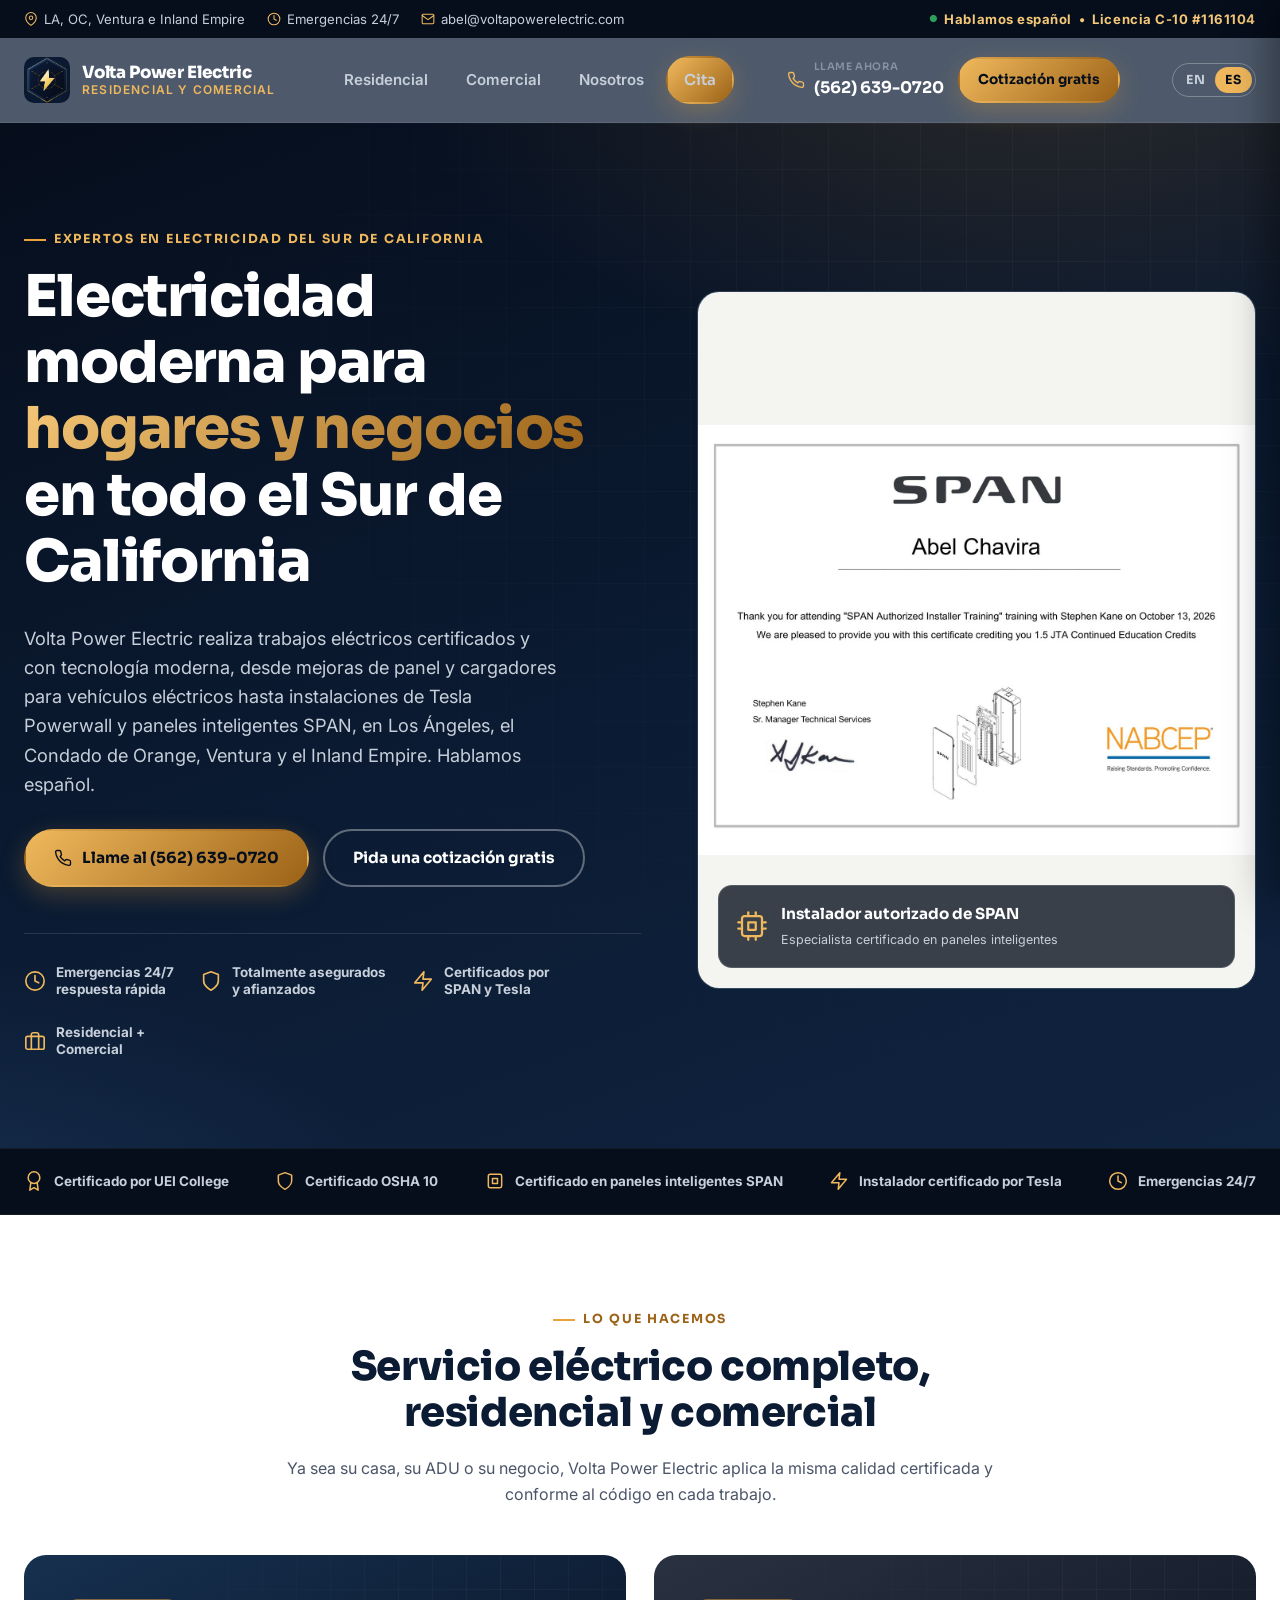
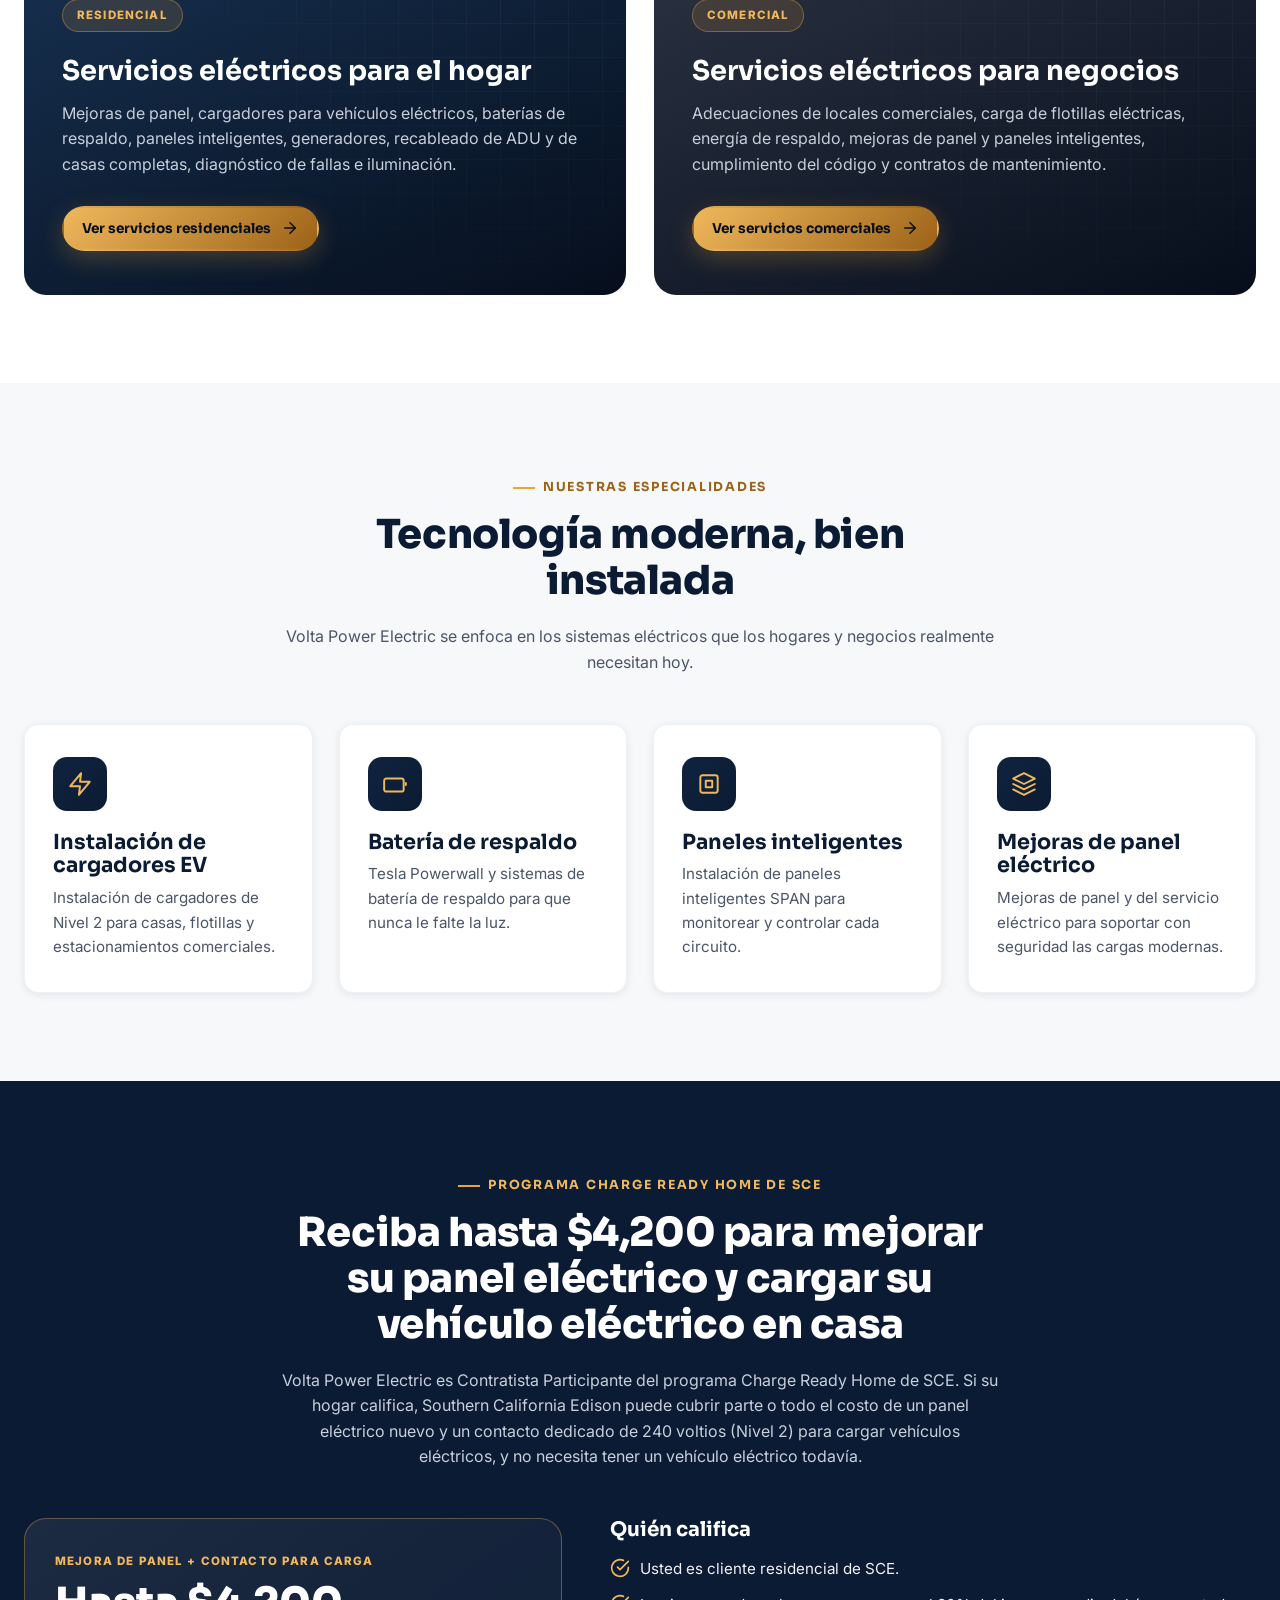
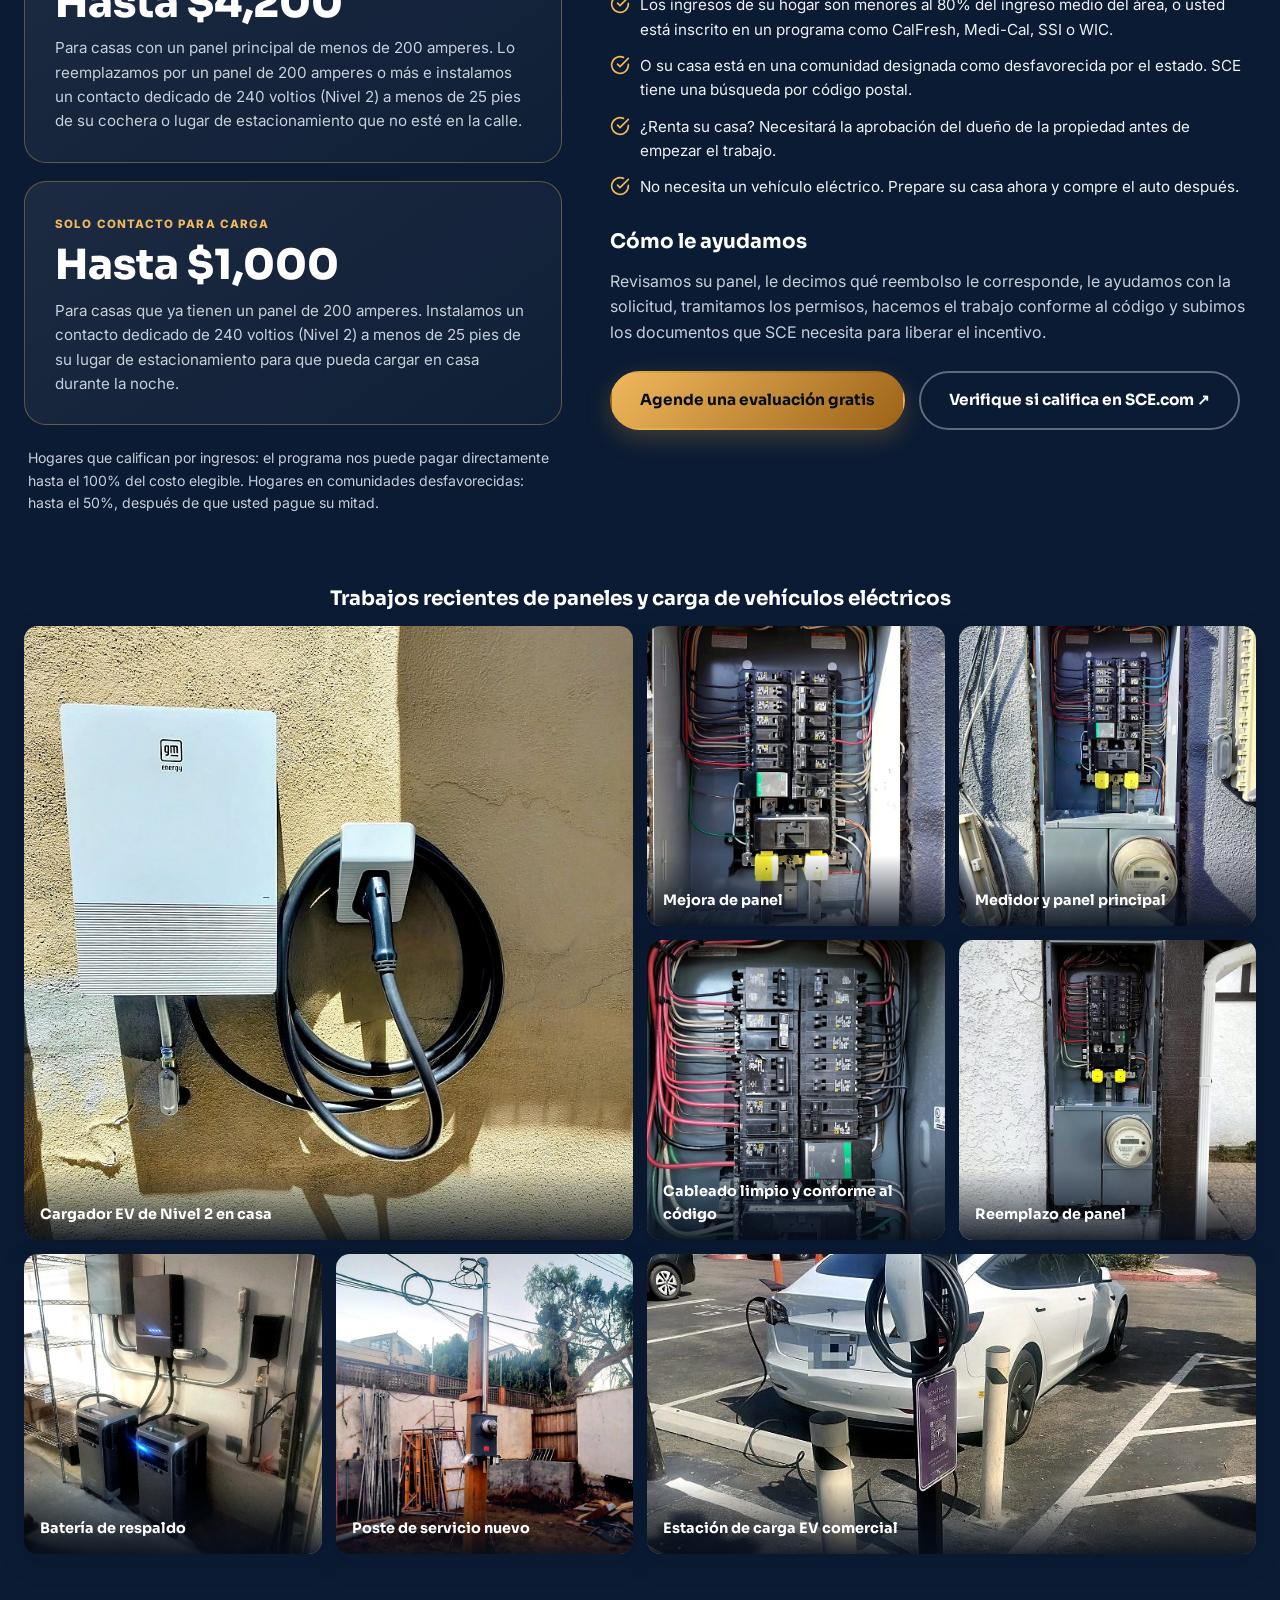
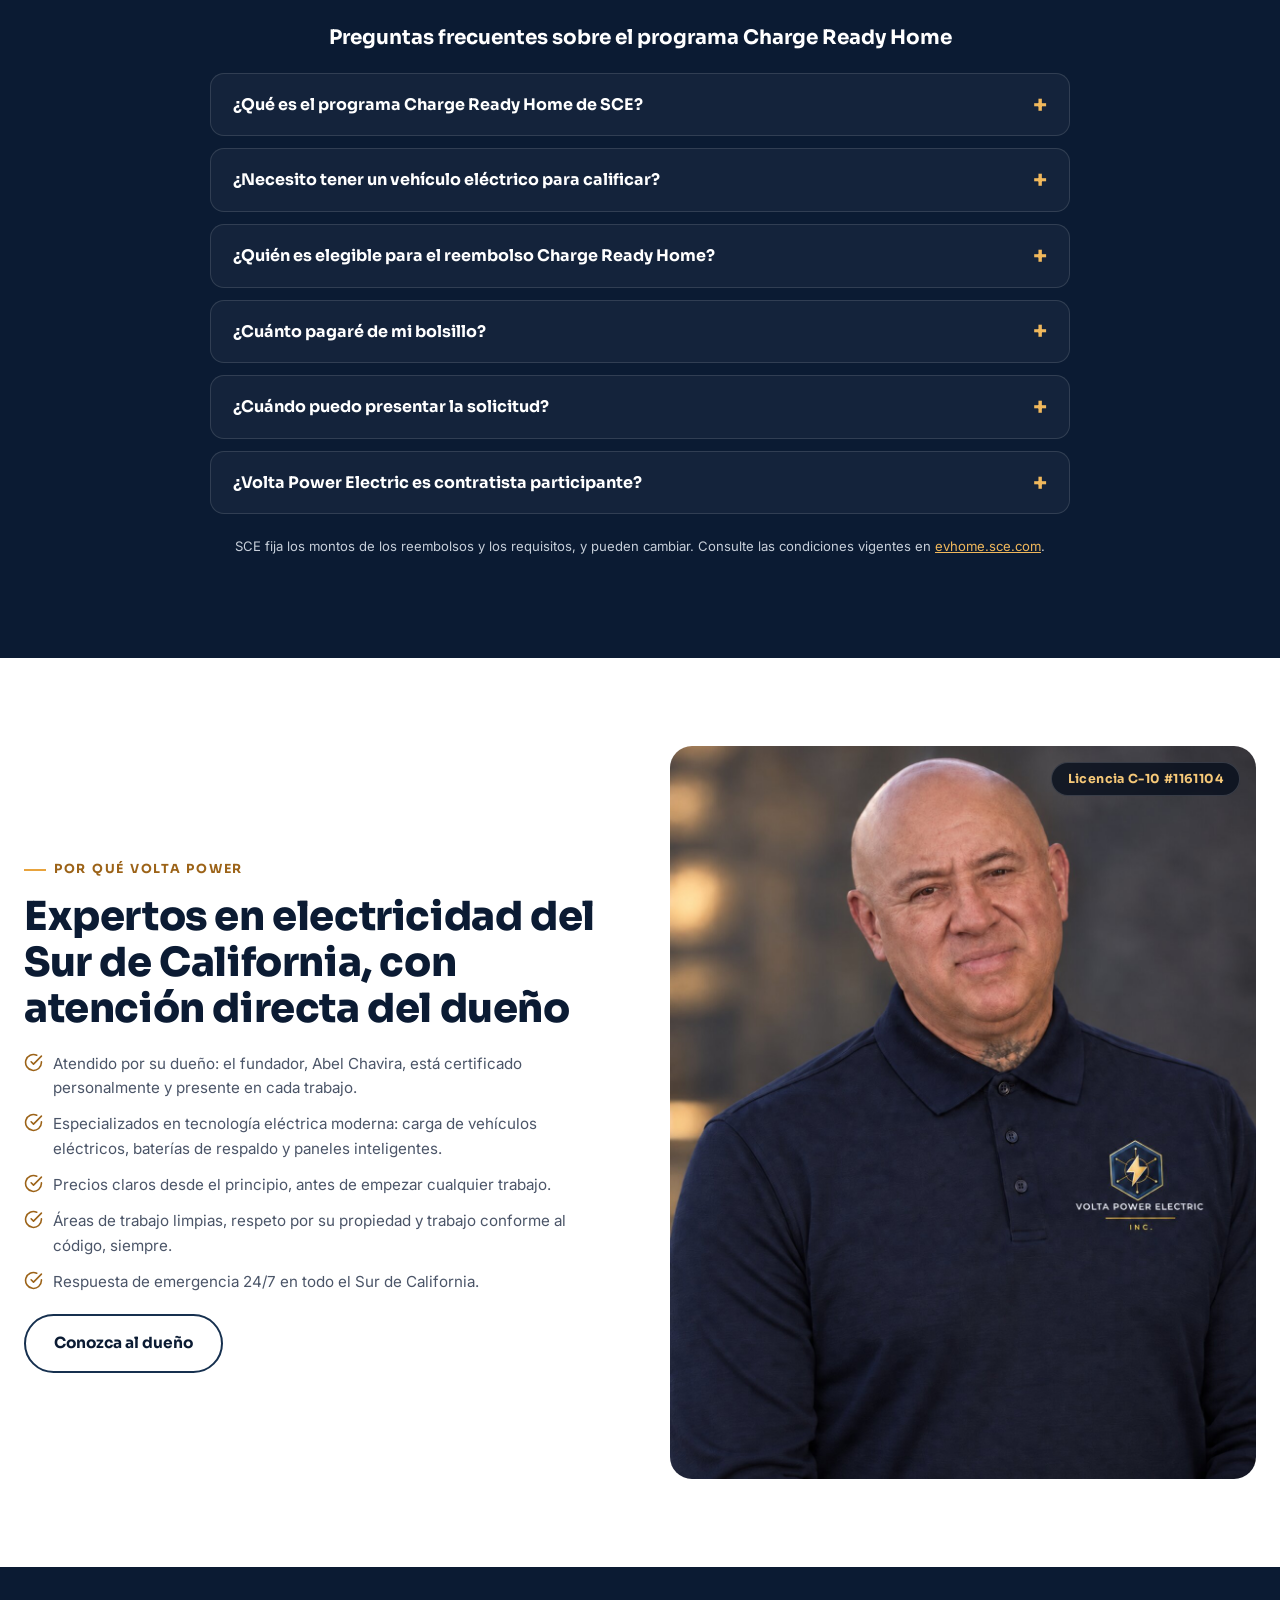
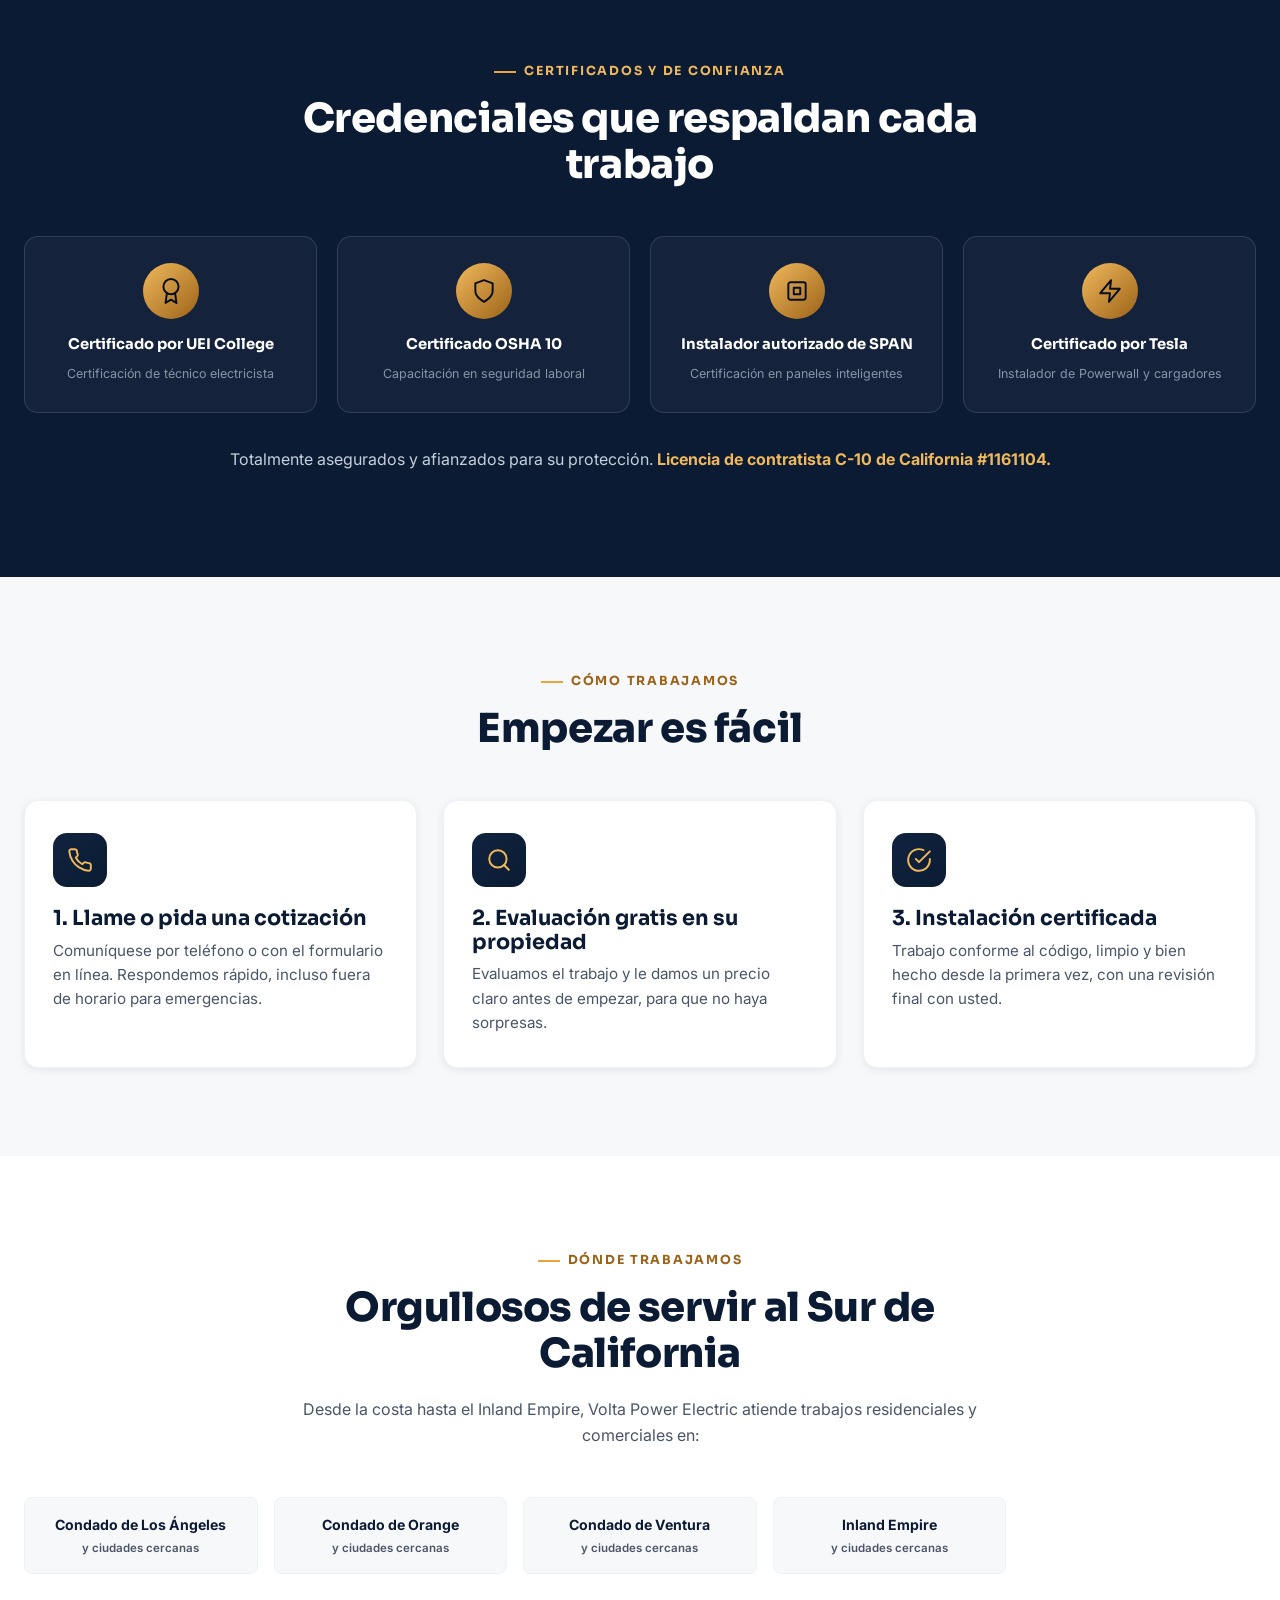
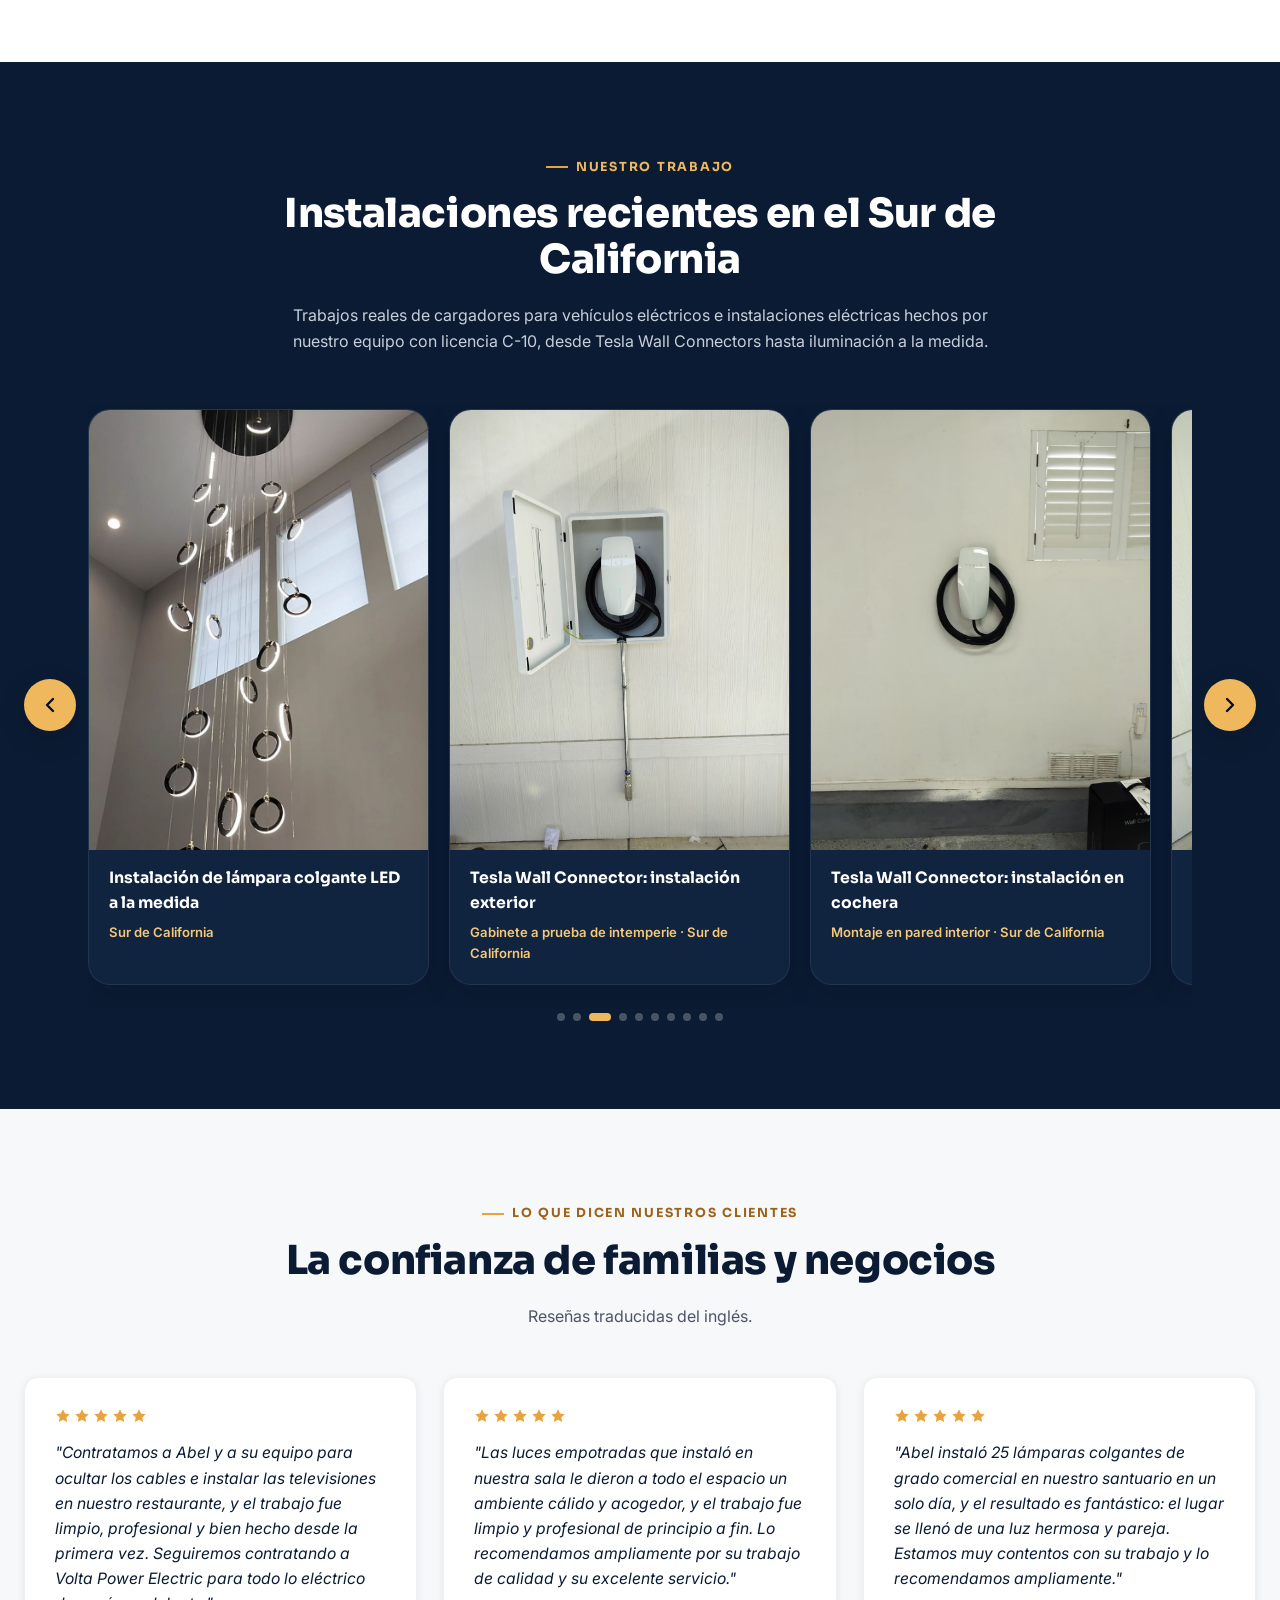
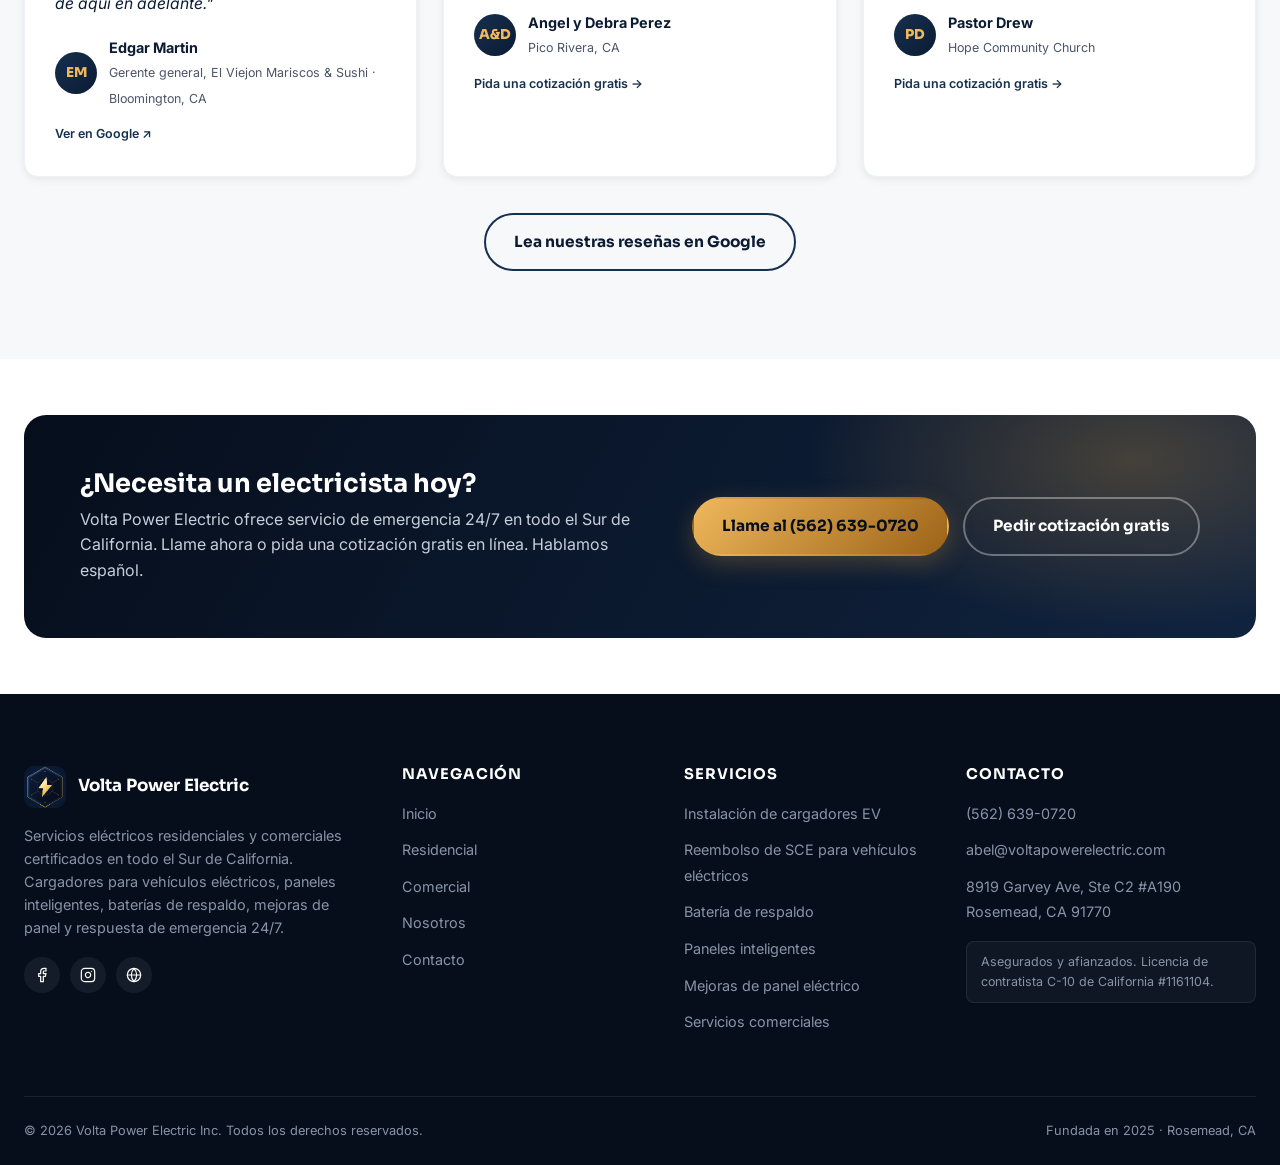
<file: es/index.html>
<!DOCTYPE html>
<html lang="es">
<head>
<meta charset="UTF-8">
<meta name="viewport" content="width=device-width, initial-scale=1.0">
<title>Volta Power Electric | Electricista Residencial y Comercial en el Sur de California</title>
<meta name="description" content="Electricista con licencia C-10 y Contratista Participante del programa Charge Ready Home de SCE. Cargadores EV, mejoras de panel, paneles inteligentes y servicio 24/7. Hablamos español.">
<meta name="robots" content="index, follow">
<link rel="canonical" href="https://voltapowerelectric.com/es/">
<link rel="alternate" hreflang="en" href="https://voltapowerelectric.com/">
<link rel="alternate" hreflang="es" href="https://voltapowerelectric.com/es/">
<link rel="alternate" hreflang="x-default" href="https://voltapowerelectric.com/">
<meta name="theme-color" content="#0b1b33">
<link rel="icon" type="image/png" href="/assets/images/favicon-32.png">
<link rel="apple-touch-icon" href="/assets/images/apple-touch-icon.png">
<meta property="og:type" content="website">
<meta property="og:site_name" content="Volta Power Electric">
<meta property="og:title" content="Volta Power Electric | Electricista Residencial y Comercial en el Sur de California">
<meta property="og:description" content="Electricista con licencia C-10 y Contratista Participante del programa Charge Ready Home de SCE. Cargadores EV, mejoras de panel, paneles inteligentes y servicio 24/7. Hablamos español.">
<meta property="og:url" content="https://voltapowerelectric.com/es/">
<meta property="og:image" content="https://voltapowerelectric.com/assets/images/logo-full.png">
<meta property="og:image:width" content="3000">
<meta property="og:image:height" content="3500">
<meta property="og:locale" content="es_US">
<meta name="twitter:card" content="summary_large_image">
<meta name="twitter:title" content="Volta Power Electric | Electricista Residencial y Comercial en el Sur de California">
<meta name="twitter:description" content="Electricista con licencia C-10 y Contratista Participante del programa Charge Ready Home de SCE. Cargadores EV, mejoras de panel, paneles inteligentes y servicio 24/7. Hablamos español.">
<meta name="twitter:image" content="https://voltapowerelectric.com/assets/images/logo-full.png">
<link rel="preconnect" href="https://fonts.googleapis.com">
<link rel="preconnect" href="https://fonts.gstatic.com" crossorigin>
<link href="https://fonts.googleapis.com/css2?family=Inter:wght@400;500;600;700;800&family=Sora:wght@600;700;800&display=swap" rel="stylesheet">
<link rel="stylesheet" href="/css/style.css?v=11">

<script type="application/ld+json">
{
  "@context": "https://schema.org",
  "@type": "Electrician",
  "@id": "https://voltapowerelectric.com/#business",
  "name": "Volta Power Electric",
  "legalName": "Volta Power Electric Inc.",
  "url": "https://voltapowerelectric.com/",
  "image": [
    "https://voltapowerelectric.com/assets/images/logo-full.png",
    {
      "@type": "ImageObject",
      "url": "https://voltapowerelectric.com/assets/images/tesla-wall-connector-outdoor-enclosure-installation.jpg",
      "caption": "Cargador Tesla Wall Connector instalado en un gabinete exterior a prueba de intemperie, Sur de California"
    },
    {
      "@type": "ImageObject",
      "url": "https://voltapowerelectric.com/assets/images/tesla-wall-connector-wall-mount-installation.jpg",
      "caption": "Cargador Tesla Wall Connector de Nivel 2 instalado en una pared interior de la cochera, Sur de California"
    },
    {
      "@type": "ImageObject",
      "url": "https://voltapowerelectric.com/assets/images/ev-charger-installation-tesla-model-y.jpg",
      "caption": "Tesla Model Y cargando con un cargador recién instalado, Sur de California"
    },
    {
      "@type": "ImageObject",
      "url": "https://voltapowerelectric.com/assets/images/led-chandelier-installation-southern-california.jpg",
      "caption": "Instalación de lámpara colgante LED de varios anillos a la medida, Sur de California"
    },
    {
      "@type": "ImageObject",
      "url": "https://voltapowerelectric.com/assets/images/stage-lighting-installation-church-auditorium.jpg",
      "caption": "Instalación de iluminación de escenario en el auditorio de una iglesia, Sur de California"
    },
    {
      "@type": "ImageObject",
      "url": "https://voltapowerelectric.com/assets/images/commercial-stage-lighting-fixture-installation.jpg",
      "caption": "Instalación de luminaria comercial de escenario, Sur de California"
    },
    {
      "@type": "ImageObject",
      "url": "https://voltapowerelectric.com/assets/images/recessed-lighting-living-room-installation.jpg",
      "caption": "Instalación de luces LED empotradas en una sala, Sur de California"
    },
    {
      "@type": "ImageObject",
      "url": "https://voltapowerelectric.com/assets/images/tv-installation-cable-management-restaurant.jpg",
      "caption": "Instalación comercial de televisiones con los cables ocultos para un restaurante y bar deportivo, Sur de California."
    },
    {
      "@type": "ImageObject",
      "url": "https://voltapowerelectric.com/assets/images/level-2-home-ev-charger-installation.jpg",
      "caption": "Instalación de cargador de Nivel 2 en casa, Sur de California"
    },
    {
      "@type": "ImageObject",
      "url": "https://voltapowerelectric.com/assets/images/meter-main-panel-upgrade-exterior.jpg",
      "caption": "Mejora de medidor exterior y panel principal, Sur de California"
    },
    {
      "@type": "ImageObject",
      "url": "https://voltapowerelectric.com/assets/images/home-battery-backup-system-installation.jpg",
      "caption": "Instalación de sistema de batería de respaldo en casa, Sur de California"
    },
    {
      "@type": "ImageObject",
      "url": "https://voltapowerelectric.com/assets/images/landscape-path-lighting-front-walkway-night.jpg",
      "caption": "Instalación de iluminación de jardín y caminos en la entrada principal, Sur de California"
    },
    {
      "@type": "ImageObject",
      "url": "https://voltapowerelectric.com/assets/images/front-yard-landscape-lighting-curb-appeal.jpg",
      "caption": "Instalación de iluminación en el jardín delantero, Sur de California"
    }
  ],
  "logo": "https://voltapowerelectric.com/assets/images/logo-full.png",
  "telephone": "+1-562-639-0720",
  "email": "abel@voltapowerelectric.com",
  "priceRange": "$$",
  "foundingDate": "2025",
  "founder": {
    "@type": "Person",
    "name": "Abel Chavira"
  },
  "address": {
    "@type": "PostalAddress",
    "streetAddress": "8919 Garvey Ave, Ste C2 #A190",
    "addressLocality": "Rosemead",
    "addressRegion": "CA",
    "postalCode": "91770",
    "addressCountry": "US"
  },
  "areaServed": [
    {
      "@type": "AdministrativeArea",
      "name": "Condado de Los Ángeles"
    },
    {
      "@type": "AdministrativeArea",
      "name": "Condado de Orange"
    },
    {
      "@type": "AdministrativeArea",
      "name": "Condado de Ventura"
    },
    {
      "@type": "AdministrativeArea",
      "name": "Inland Empire"
    }
  ],
  "openingHoursSpecification": [
    {
      "@type": "OpeningHoursSpecification",
      "dayOfWeek": [
        "Monday",
        "Tuesday",
        "Wednesday",
        "Thursday",
        "Friday"
      ],
      "opens": "08:00",
      "closes": "17:00"
    }
  ],
  "hasCredential": {
    "@type": "Credential",
    "credentialCategory": "License",
    "name": "Licencia de contratista eléctrico C-10 de California",
    "identifier": "1161104"
  },
  "sameAs": [
    "https://www.google.com/search?q=Volta+Power+Electric+Rosemead+CA"
  ],
  "hasOfferCatalog": {
    "@type": "OfferCatalog",
    "name": "Servicios eléctricos",
    "itemListElement": [
      {
        "@type": "Offer",
        "itemOffered": {
          "@type": "Service",
          "name": "Instalación de cargador para vehículo eléctrico"
        }
      },
      {
        "@type": "Offer",
        "itemOffered": {
          "@type": "Service",
          "name": "Mejora de panel e instalación de contacto de carga del programa Charge Ready Home de SCE",
          "description": "Mejoras de panel e instalación de contacto dedicado de Nivel 2 para clientes de Southern California Edison elegibles para reembolsos del programa Charge Ready Home de hasta $4,200.",
          "areaServed": "Área de servicio de Southern California Edison",
          "url": "https://voltapowerelectric.com/#sce-rebate"
        }
      },
      {
        "@type": "Offer",
        "itemOffered": {
          "@type": "Service",
          "name": "Mejoras de panel eléctrico"
        }
      },
      {
        "@type": "Offer",
        "itemOffered": {
          "@type": "Service",
          "name": "Instalación de paneles inteligentes"
        }
      },
      {
        "@type": "Offer",
        "itemOffered": {
          "@type": "Service",
          "name": "Instalación de baterías de respaldo"
        }
      },
      {
        "@type": "Offer",
        "itemOffered": {
          "@type": "Service",
          "name": "Instalación de generadores"
        }
      },
      {
        "@type": "Offer",
        "itemOffered": {
          "@type": "Service",
          "name": "Recableado de casas y ADU"
        }
      },
      {
        "@type": "Offer",
        "itemOffered": {
          "@type": "Service",
          "name": "Diagnóstico y reparación eléctrica"
        }
      },
      {
        "@type": "Offer",
        "itemOffered": {
          "@type": "Service",
          "name": "Diseño e instalación de iluminación"
        }
      },
      {
        "@type": "Offer",
        "itemOffered": {
          "@type": "Service",
          "name": "Adecuaciones de locales comerciales"
        }
      },
      {
        "@type": "Offer",
        "itemOffered": {
          "@type": "Service",
          "name": "Contratos de mantenimiento comercial"
        }
      }
    ]
  },
  "knowsLanguage": [
    "en",
    "es"
  ]
}
</script>
<script type="application/ld+json">
{
  "@context": "https://schema.org",
  "@type": "FAQPage",
  "@id": "https://voltapowerelectric.com/es/#sce-rebate-faq",
  "mainEntity": [
    {
      "@type": "Question",
      "name": "¿Qué es el programa Charge Ready Home de SCE?",
      "acceptedAnswer": {
        "@type": "Answer",
        "text": "Es un programa de reembolsos de Southern California Edison que ayuda a los clientes elegibles de SCE a pagar la mejora del panel eléctrico y un contacto de Nivel 2 para cargar vehículos eléctricos en casa. Los reembolsos llegan hasta $4,200 por una mejora de panel con contacto de carga, o hasta $1,000 solo por el contacto."
      }
    },
    {
      "@type": "Question",
      "name": "¿Necesito tener un vehículo eléctrico para calificar?",
      "acceptedAnswer": {
        "@type": "Answer",
        "text": "No. SCE indica que no necesita ser dueño ni rentar un vehículo eléctrico para participar. Un detalle a considerar: los participantes aprobados deben instalar un cargador de Nivel 2 dentro de los 180 días después de recibir el reembolso."
      }
    },
    {
      "@type": "Question",
      "name": "¿Quién es elegible para el reembolso Charge Ready Home?",
      "acceptedAnswer": {
        "@type": "Answer",
        "text": "Necesita ser cliente residencial de SCE y cumplir una de dos condiciones: que los ingresos de su hogar sean menores al 80% del ingreso medio del área (o que esté inscrito en un programa de asistencia que califique, como CalFresh, Medi-Cal, SSI o WIC), o que su casa esté en una comunidad designada como desfavorecida por el estado. Quienes rentan necesitan primero la aprobación del dueño de la propiedad."
      }
    },
    {
      "@type": "Question",
      "name": "¿Cuánto pagaré de mi bolsillo?",
      "acceptedAnswer": {
        "@type": "Answer",
        "text": "Para los hogares que califican por ingresos, el programa puede pagarle directamente al contratista hasta el 100% del costo elegible, hasta el límite del reembolso. Para los hogares en comunidades desfavorecidas, el programa cubre hasta el 50% después de que usted le pague su 50% al contratista. Le daremos una cotización clara antes de empezar cualquier trabajo."
      }
    },
    {
      "@type": "Question",
      "name": "¿Cuándo puedo presentar la solicitud?",
      "acceptedAnswer": {
        "@type": "Answer",
        "text": "Puede presentar su solicitud mientras planea el proyecto, durante la instalación o hasta seis meses después de terminado el trabajo."
      }
    },
    {
      "@type": "Question",
      "name": "¿Volta Power Electric es contratista participante?",
      "acceptedAnswer": {
        "@type": "Answer",
        "text": "Sí. Volta Power Electric Inc. es Contratista Participante del programa Charge Ready Home de SCE, con licencia C-10 de California #1161104, y está totalmente asegurada y afianzada. Atendemos a clientes de SCE en los condados de Los Ángeles, Orange y Ventura y en el Inland Empire. Si su electricidad viene de LADWP u otra compañía municipal, este programa no está disponible para usted, pero con gusto le cotizamos la mejora de panel o el cargador."
      }
    }
  ],
  "inLanguage": "es"
}
</script>
</head>
<body>
<a class="skip-link" href="#main-content">Saltar al contenido principal</a>

<!-- ============ TOP BAR ============ -->
<div class="top-bar">
  <div class="container">
    <div class="top-bar-left">
      <span><svg aria-hidden="true" focusable="false" viewBox="0 0 24 24" fill="none" stroke="currentColor" stroke-width="1.8" stroke-linecap="round" stroke-linejoin="round"><path d="M21 10c0 7-9 13-9 13s-9-6-9-13a9 9 0 0 1 18 0z"></path><circle cx="12" cy="10" r="3"></circle></svg> LA, OC, Ventura e Inland Empire</span>
      <span><svg aria-hidden="true" focusable="false" viewBox="0 0 24 24" fill="none" stroke="currentColor" stroke-width="1.8" stroke-linecap="round" stroke-linejoin="round"><circle cx="12" cy="12" r="10"></circle><polyline points="12 6 12 12 16 14"></polyline></svg> Emergencias 24/7</span>
      <span><svg aria-hidden="true" focusable="false" viewBox="0 0 24 24" fill="none" stroke="currentColor" stroke-width="1.8" stroke-linecap="round" stroke-linejoin="round"><path d="M4 4h16c1.1 0 2 .9 2 2v12c0 1.1-.9 2-2 2H4c-1.1 0-2-.9-2-2V6c0-1.1.9-2 2-2z"></path><polyline points="22,6 12,13 2,6"></polyline></svg> abel@voltapowerelectric.com</span>
    </div>
    <div class="top-bar-badge">Hablamos español &nbsp;•&nbsp; Licencia C-10 #1161104</div>
  </div>
</div>

<!-- ============ HEADER ============ -->
<header class="site-header">
  <div class="container header-inner">
    <a href="index.html" class="brand">
      <img src="/assets/images/logo-icon.png" alt="Logotipo de Volta Power Electric">
      <div class="brand-text">
        <strong>Volta Power Electric</strong>
        <span>Residencial y Comercial</span>
      </div>
    </a>
    <nav class="main-nav">
      <a href="residencial.html">Residencial</a>
      <a href="comercial.html">Comercial</a>
      <a href="nosotros.html">Nosotros</a>
      <a href="contacto.html#book-online" class="btn btn-gold btn-sm">Cita</a>
    </nav>
    <div class="header-cta">
      <a href="tel:+15626390720" class="header-phone">
        <svg aria-hidden="true" focusable="false" viewBox="0 0 24 24" fill="none" stroke="currentColor" stroke-width="1.8" stroke-linecap="round" stroke-linejoin="round"><path d="M22 16.92v3a2 2 0 0 1-2.18 2 19.79 19.79 0 0 1-8.63-3.07 19.5 19.5 0 0 1-6-6 19.79 19.79 0 0 1-3.07-8.67A2 2 0 0 1 4.11 2h3a2 2 0 0 1 2 1.72c.127.96.361 1.903.7 2.81a2 2 0 0 1-.45 2.11L8.09 9.91a16 16 0 0 0 6 6l1.27-1.27a2 2 0 0 1 2.11-.45c.907.339 1.85.573 2.81.7A2 2 0 0 1 22 16.92z"></path></svg>
        <span><small>Llame ahora</small>(562) 639-0720</span>
      </a>
      <a href="contacto.html" class="btn btn-gold btn-sm">Cotización gratis</a>
    </div>
    <div class="lang-toggle" role="group" aria-label="Language / Idioma"><a href="/" lang="en" hreflang="en">EN</a><a href="./" lang="es" hreflang="es" class="is-active" aria-current="true">ES</a></div>
    <button class="nav-toggle" aria-label="Abrir o cerrar el menú"><span></span></button>
  </div>
</header>
<div class="nav-scrim"></div>
<nav class="mobile-nav">
  <a href="index.html">Inicio</a>
  <a href="residencial.html">Residencial</a>
  <a href="comercial.html">Comercial</a>
  <a href="nosotros.html">Nosotros</a>
  <a href="contacto.html#book-online">Cita</a>
  <a href="/" lang="en" hreflang="en">English</a>
  <a href="tel:+15626390720" class="btn btn-gold btn-block">Llame al (562) 639-0720</a>
</nav>

<main id="main-content">
<!-- ============ HERO ============ -->
<section class="hero">
  <div class="container hero-grid">
    <div class="hero-copy">
      <span class="eyebrow">Expertos en electricidad del Sur de California</span>
      <h1>Electricidad moderna para <span class="accent">hogares y negocios</span> en todo el Sur de California</h1>
      <p class="lead">Volta Power Electric realiza trabajos eléctricos certificados y con tecnología moderna, desde mejoras de panel y cargadores para vehículos eléctricos hasta instalaciones de Tesla Powerwall y paneles inteligentes SPAN, en Los Ángeles, el Condado de Orange, Ventura y el Inland Empire. Hablamos español.</p>
      <div class="hero-actions">
        <a href="tel:+15626390720" class="btn btn-gold">
          <svg aria-hidden="true" focusable="false" viewBox="0 0 24 24" fill="none" stroke="currentColor" stroke-width="1.8" stroke-linecap="round" stroke-linejoin="round"><path d="M22 16.92v3a2 2 0 0 1-2.18 2 19.79 19.79 0 0 1-8.63-3.07 19.5 19.5 0 0 1-6-6 19.79 19.79 0 0 1-3.07-8.67A2 2 0 0 1 4.11 2h3a2 2 0 0 1 2 1.72c.127.96.361 1.903.7 2.81a2 2 0 0 1-.45 2.11L8.09 9.91a16 16 0 0 0 6 6l1.27-1.27a2 2 0 0 1 2.11-.45c.907.339 1.85.573 2.81.7A2 2 0 0 1 22 16.92z"></path></svg>
          Llame al (562) 639-0720
        </a>
        <a href="contacto.html" class="btn btn-outline">Pida una cotización gratis</a>
      </div>
      <div class="hero-trust">
        <div class="hero-trust-item">
          <svg aria-hidden="true" focusable="false" viewBox="0 0 24 24" fill="none" stroke="currentColor" stroke-width="1.8" stroke-linecap="round" stroke-linejoin="round"><circle cx="12" cy="12" r="10"></circle><polyline points="12 6 12 12 16 14"></polyline></svg>
          <span>Emergencias 24/7<br>respuesta rápida</span>
        </div>
        <div class="hero-trust-item">
          <svg aria-hidden="true" focusable="false" viewBox="0 0 24 24" fill="none" stroke="currentColor" stroke-width="1.8" stroke-linecap="round" stroke-linejoin="round"><path d="M12 22s8-4 8-10V5l-8-3-8 3v7c0 6 8 10 8 10z"></path></svg>
          <span>Totalmente asegurados<br>y afianzados</span>
        </div>
        <div class="hero-trust-item">
          <svg aria-hidden="true" focusable="false" viewBox="0 0 24 24" fill="none" stroke="currentColor" stroke-width="1.8" stroke-linecap="round" stroke-linejoin="round"><polygon points="13 2 3 14 12 14 11 22 21 10 12 10 13 2"></polygon></svg>
          <span>Certificados por<br>SPAN y Tesla</span>
        </div>
        <div class="hero-trust-item">
          <svg aria-hidden="true" focusable="false" viewBox="0 0 24 24" fill="none" stroke="currentColor" stroke-width="1.8" stroke-linecap="round" stroke-linejoin="round"><rect x="2" y="7" width="20" height="14" rx="2" ry="2"></rect><path d="M16 21V5a2 2 0 0 0-2-2h-4a2 2 0 0 0-2 2v16"></path></svg>
          <span>Residencial +<br>Comercial</span>
        </div>
      </div>
    </div>
    <div class="hero-visual">
      <a href="/documents/Abel-Chavira-SPAN-Authorized-Installer-Certificate.pdf" target="_blank" rel="noopener" title="Ver el certificado de Instalador Autorizado de SPAN (PDF)" style="display:flex; align-items:center; justify-content:center; width:100%; height:100%; background:#f4f4f0;">
        <img src="/assets/images/span-certificate-preview.jpg?v=20261013" alt="Certificado de Instalador Autorizado de SPAN de Abel Chavira" style="width:100%; height:100%; object-fit:contain; display:block;">
      </a>
      <div class="badge-float">
        <svg aria-hidden="true" focusable="false" viewBox="0 0 24 24" fill="none" stroke="currentColor" stroke-width="1.8" stroke-linecap="round" stroke-linejoin="round"><rect x="4" y="4" width="16" height="16" rx="2" ry="2"></rect><rect x="9" y="9" width="6" height="6"></rect><line x1="9" y1="1" x2="9" y2="4"></line><line x1="15" y1="1" x2="15" y2="4"></line><line x1="9" y1="20" x2="9" y2="23"></line><line x1="15" y1="20" x2="15" y2="23"></line><line x1="20" y1="9" x2="23" y2="9"></line><line x1="20" y1="14" x2="23" y2="14"></line><line x1="1" y1="9" x2="4" y2="9"></line><line x1="1" y1="14" x2="4" y2="14"></line></svg>
        <div>
          <strong>Instalador autorizado de SPAN</strong>
          <span>Especialista certificado en paneles inteligentes</span>
        </div>
      </div>
    </div>
  </div>
</section>

<!-- ============ TRUST STRIP ============ -->
<div class="trust-strip">
  <div class="container">
    <div class="trust-strip-item"><svg aria-hidden="true" focusable="false" viewBox="0 0 24 24" fill="none" stroke="currentColor" stroke-width="1.8" stroke-linecap="round" stroke-linejoin="round"><circle cx="12" cy="8" r="7"></circle><polyline points="8.21 13.89 7 23 12 20 17 23 15.79 13.88"></polyline></svg> Certificado por UEI College</div>
    <div class="trust-strip-item"><svg aria-hidden="true" focusable="false" viewBox="0 0 24 24" fill="none" stroke="currentColor" stroke-width="1.8" stroke-linecap="round" stroke-linejoin="round"><path d="M12 22s8-4 8-10V5l-8-3-8 3v7c0 6 8 10 8 10z"></path></svg> Certificado OSHA 10</div>
    <div class="trust-strip-item"><svg aria-hidden="true" focusable="false" viewBox="0 0 24 24" fill="none" stroke="currentColor" stroke-width="1.8" stroke-linecap="round" stroke-linejoin="round"><rect x="4" y="4" width="16" height="16" rx="2" ry="2"></rect><rect x="9" y="9" width="6" height="6"></rect></svg> Certificado en paneles inteligentes SPAN</div>
    <div class="trust-strip-item"><svg aria-hidden="true" focusable="false" viewBox="0 0 24 24" fill="none" stroke="currentColor" stroke-width="1.8" stroke-linecap="round" stroke-linejoin="round"><polygon points="13 2 3 14 12 14 11 22 21 10 12 10 13 2"></polygon></svg> Instalador certificado por Tesla</div>
    <div class="trust-strip-item"><svg aria-hidden="true" focusable="false" viewBox="0 0 24 24" fill="none" stroke="currentColor" stroke-width="1.8" stroke-linecap="round" stroke-linejoin="round"><circle cx="12" cy="12" r="10"></circle><polyline points="12 6 12 12 16 14"></polyline></svg> Emergencias 24/7</div>
  </div>
</div>

<!-- ============ SERVICES OVERVIEW ============ -->
<section class="bg-white">
  <div class="container">
    <div class="section-head center">
      <span class="eyebrow">Lo que hacemos</span>
      <h2>Servicio eléctrico completo, residencial y comercial</h2>
      <p>Ya sea su casa, su ADU o su negocio, Volta Power Electric aplica la misma calidad certificada y conforme al código en cada trabajo.</p>
    </div>
    <div class="split-grid">
      <div class="split-card residential">
        <span class="tag">Residencial</span>
        <h3>Servicios eléctricos para el hogar</h3>
        <p>Mejoras de panel, cargadores para vehículos eléctricos, baterías de respaldo, paneles inteligentes, generadores, recableado de ADU y de casas completas, diagnóstico de fallas e iluminación.</p>
        <a href="residencial.html" class="btn btn-gold btn-sm">Ver servicios residenciales
          <svg aria-hidden="true" focusable="false" viewBox="0 0 24 24" fill="none" stroke="currentColor" stroke-width="2" stroke-linecap="round" stroke-linejoin="round"><line x1="5" y1="12" x2="19" y2="12"></line><polyline points="12 5 19 12 12 19"></polyline></svg>
        </a>
      </div>
      <div class="split-card commercial">
        <span class="tag">Comercial</span>
        <h3>Servicios eléctricos para negocios</h3>
        <p>Adecuaciones de locales comerciales, carga de flotillas eléctricas, energía de respaldo, mejoras de panel y paneles inteligentes, cumplimiento del código y contratos de mantenimiento.</p>
        <a href="comercial.html" class="btn btn-gold btn-sm">Ver servicios comerciales
          <svg aria-hidden="true" focusable="false" viewBox="0 0 24 24" fill="none" stroke="currentColor" stroke-width="2" stroke-linecap="round" stroke-linejoin="round"><line x1="5" y1="12" x2="19" y2="12"></line><polyline points="12 5 19 12 12 19"></polyline></svg>
        </a>
      </div>
    </div>
  </div>
</section>

<!-- ============ SPECIALTIES ============ -->
<section class="bg-off">
  <div class="container">
    <div class="section-head center">
      <span class="eyebrow">Nuestras especialidades</span>
      <h2>Tecnología moderna, bien instalada</h2>
      <p>Volta Power Electric se enfoca en los sistemas eléctricos que los hogares y negocios realmente necesitan hoy.</p>
    </div>
    <div class="grid grid-4">
      <div class="card">
        <div class="card-icon"><svg aria-hidden="true" focusable="false" viewBox="0 0 24 24" fill="none" stroke="currentColor" stroke-width="1.8" stroke-linecap="round" stroke-linejoin="round"><polygon points="13 2 3 14 12 14 11 22 21 10 12 10 13 2"></polygon></svg></div>
        <h3>Instalación de cargadores EV</h3>
        <p>Instalación de cargadores de Nivel 2 para casas, flotillas y estacionamientos comerciales.</p>
      </div>
      <div class="card">
        <div class="card-icon"><svg aria-hidden="true" focusable="false" viewBox="0 0 24 24" fill="none" stroke="currentColor" stroke-width="1.8" stroke-linecap="round" stroke-linejoin="round"><rect x="2" y="7" width="18" height="12" rx="2" ry="2"></rect><line x1="22" y1="13" x2="22" y2="11"></line></svg></div>
        <h3>Batería de respaldo</h3>
        <p>Tesla Powerwall y sistemas de batería de respaldo para que nunca le falte la luz.</p>
      </div>
      <div class="card">
        <div class="card-icon"><svg aria-hidden="true" focusable="false" viewBox="0 0 24 24" fill="none" stroke="currentColor" stroke-width="1.8" stroke-linecap="round" stroke-linejoin="round"><rect x="4" y="4" width="16" height="16" rx="2" ry="2"></rect><rect x="9" y="9" width="6" height="6"></rect></svg></div>
        <h3>Paneles inteligentes</h3>
        <p>Instalación de paneles inteligentes SPAN para monitorear y controlar cada circuito.</p>
      </div>
      <div class="card">
        <div class="card-icon"><svg aria-hidden="true" focusable="false" viewBox="0 0 24 24" fill="none" stroke="currentColor" stroke-width="1.8" stroke-linecap="round" stroke-linejoin="round"><polygon points="12 2 2 7 12 12 22 7 12 2"></polygon><polyline points="2 17 12 22 22 17"></polyline><polyline points="2 12 12 17 22 12"></polyline></svg></div>
        <h3>Mejoras de panel eléctrico</h3>
        <p>Mejoras de panel y del servicio eléctrico para soportar con seguridad las cargas modernas.</p>
      </div>
    </div>
  </div>
</section>

<!-- ============ SCE CHARGE READY HOME PROGRAM ============ -->
<section class="bg-navy sce-rebate" id="sce-rebate" aria-labelledby="sce-rebate-title">
  <div class="container">
    <div class="section-head center">
      <span class="eyebrow">Programa Charge Ready Home de SCE</span>
      <h2 id="sce-rebate-title">Reciba hasta $4,200 para mejorar su panel eléctrico y cargar su vehículo eléctrico en casa</h2>
      <p>Volta Power Electric es Contratista Participante del programa Charge Ready Home de SCE. Si su hogar califica, Southern California Edison puede cubrir parte o todo el costo de un panel eléctrico nuevo y un contacto dedicado de 240 voltios (Nivel 2) para cargar vehículos eléctricos, y no necesita tener un vehículo eléctrico todavía.</p>
    </div>

    <div class="rebate-layout">
      <div class="rebate-amounts">
        <div class="rebate-card">
          <span class="rebate-label">Mejora de panel + contacto para carga</span>
          <strong class="rebate-amount">Hasta $4,200</strong>
          <p>Para casas con un panel principal de menos de 200 amperes. Lo reemplazamos por un panel de 200 amperes o más e instalamos un contacto dedicado de 240 voltios (Nivel 2) a menos de 25 pies de su cochera o lugar de estacionamiento que no esté en la calle.</p>
        </div>
        <div class="rebate-card">
          <span class="rebate-label">Solo contacto para carga</span>
          <strong class="rebate-amount">Hasta $1,000</strong>
          <p>Para casas que ya tienen un panel de 200 amperes. Instalamos un contacto dedicado de 240 voltios (Nivel 2) a menos de 25 pies de su lugar de estacionamiento para que pueda cargar en casa durante la noche.</p>
        </div>
        <p class="rebate-coverage">Hogares que califican por ingresos: el programa nos puede pagar directamente hasta el 100% del costo elegible. Hogares en comunidades desfavorecidas: hasta el 50%, después de que usted pague su mitad.</p>
      </div>

      <div class="rebate-copy">
        <h3>Quién califica</h3>
        <ul class="check-list">
          <li><svg aria-hidden="true" focusable="false" viewBox="0 0 24 24" fill="none" stroke="currentColor" stroke-width="2" stroke-linecap="round" stroke-linejoin="round"><path d="M22 11.08V12a10 10 0 1 1-5.93-9.14"></path><polyline points="22 4 12 14.01 9 11.01"></polyline></svg> Usted es cliente residencial de SCE.</li>
          <li><svg aria-hidden="true" focusable="false" viewBox="0 0 24 24" fill="none" stroke="currentColor" stroke-width="2" stroke-linecap="round" stroke-linejoin="round"><path d="M22 11.08V12a10 10 0 1 1-5.93-9.14"></path><polyline points="22 4 12 14.01 9 11.01"></polyline></svg> Los ingresos de su hogar son menores al 80% del ingreso medio del área, o usted está inscrito en un programa como CalFresh, Medi-Cal, SSI o WIC.</li>
          <li><svg aria-hidden="true" focusable="false" viewBox="0 0 24 24" fill="none" stroke="currentColor" stroke-width="2" stroke-linecap="round" stroke-linejoin="round"><path d="M22 11.08V12a10 10 0 1 1-5.93-9.14"></path><polyline points="22 4 12 14.01 9 11.01"></polyline></svg> O su casa está en una comunidad designada como desfavorecida por el estado. SCE tiene una búsqueda por código postal.</li>
          <li><svg aria-hidden="true" focusable="false" viewBox="0 0 24 24" fill="none" stroke="currentColor" stroke-width="2" stroke-linecap="round" stroke-linejoin="round"><path d="M22 11.08V12a10 10 0 1 1-5.93-9.14"></path><polyline points="22 4 12 14.01 9 11.01"></polyline></svg> ¿Renta su casa? Necesitará la aprobación del dueño de la propiedad antes de empezar el trabajo.</li>
          <li><svg aria-hidden="true" focusable="false" viewBox="0 0 24 24" fill="none" stroke="currentColor" stroke-width="2" stroke-linecap="round" stroke-linejoin="round"><path d="M22 11.08V12a10 10 0 1 1-5.93-9.14"></path><polyline points="22 4 12 14.01 9 11.01"></polyline></svg> No necesita un vehículo eléctrico. Prepare su casa ahora y compre el auto después.</li>
        </ul>
        <h3>Cómo le ayudamos</h3>
        <p>Revisamos su panel, le decimos qué reembolso le corresponde, le ayudamos con la solicitud, tramitamos los permisos, hacemos el trabajo conforme al código y subimos los documentos que SCE necesita para liberar el incentivo.</p>
        <div class="rebate-actions">
          <a href="contacto.html#book-online" class="btn btn-gold">Agende una evaluación gratis</a>
          <a href="https://evhome.sce.com/eligibility#requirements" target="_blank" rel="noopener" class="btn btn-outline">Verifique si califica en SCE.com &#8599;</a>
        </div>
      </div>
    </div>

    <h3 class="rebate-gallery-title">Trabajos recientes de paneles y carga de vehículos eléctricos</h3>
    <div class="rebate-gallery">
      <figure class="g-feature">
        <img src="/assets/images/level-2-home-ev-charger-installation.jpg" alt="Cargador de Nivel 2 para vehículo eléctrico con el cable enrollado, instalado en una pared exterior de estuco" loading="lazy" width="768" height="960">
        <figcaption>Cargador EV de Nivel 2 en casa</figcaption>
      </figure>
      <figure>
        <img src="/assets/images/electrical-panel-upgrade-new-breakers.jpg" alt="Panel eléctrico mejorado con breakers nuevos y cableado ordenado" loading="lazy" width="768" height="960">
        <figcaption>Mejora de panel</figcaption>
      </figure>
      <figure>
        <img src="/assets/images/meter-main-panel-upgrade-exterior.jpg" alt="Medidor exterior y panel principal nuevos instalados en una casa" loading="lazy" width="768" height="960">
        <figcaption>Medidor y panel principal</figcaption>
      </figure>
      <figure>
        <img src="/assets/images/electrical-panel-wiring-breaker-installation.jpg" alt="Acercamiento del cableado conectado a los breakers nuevos de un panel" loading="lazy" width="768" height="960">
        <figcaption>Cableado limpio y conforme al código</figcaption>
      </figure>
      <figure>
        <img src="/assets/images/exterior-panel-meter-replacement-stucco.jpg" alt="Panel y medidor de reemplazo empotrados en una pared exterior de estuco" loading="lazy" width="768" height="960">
        <figcaption>Reemplazo de panel</figcaption>
      </figure>
      <figure>
        <img src="/assets/images/home-battery-backup-system-installation.jpg" alt="Sistema de batería de respaldo para el hogar con equipo montado en la pared y dos baterías en una cochera" loading="lazy" width="960" height="1200">
        <figcaption>Batería de respaldo</figcaption>
      </figure>
      <figure>
        <img src="/assets/images/new-electrical-service-pole-meter-installation.jpg" alt="Poste de servicio eléctrico nuevo con medidor instalado en una obra" loading="lazy" width="768" height="960">
        <figcaption>Poste de servicio nuevo</figcaption>
      </figure>
      <figure class="g-wide">
        <img src="/assets/images/tesla-ev-charging-station-installation.jpg" alt="Tesla Model 3 conectado a una estación de carga en un estacionamiento" loading="lazy" width="768" height="432">
        <figcaption>Estación de carga EV comercial</figcaption>
      </figure>
    </div>

    <div class="rebate-faq">
      <h3>Preguntas frecuentes sobre el programa Charge Ready Home</h3>
      <details class="faq-item">
        <summary>¿Qué es el programa Charge Ready Home de SCE?</summary>
        <p>Es un programa de reembolsos de Southern California Edison que ayuda a los clientes elegibles de SCE a pagar la mejora del panel eléctrico y un contacto de Nivel 2 para cargar vehículos eléctricos en casa. Los reembolsos llegan hasta $4,200 por una mejora de panel con contacto de carga, o hasta $1,000 solo por el contacto.</p>
      </details>
      <details class="faq-item">
        <summary>¿Necesito tener un vehículo eléctrico para calificar?</summary>
        <p>No. SCE indica que no necesita ser dueño ni rentar un vehículo eléctrico para participar. Un detalle a considerar: los participantes aprobados deben instalar un cargador de Nivel 2 dentro de los 180 días después de recibir el reembolso.</p>
      </details>
      <details class="faq-item">
        <summary>¿Quién es elegible para el reembolso Charge Ready Home?</summary>
        <p>Necesita ser cliente residencial de SCE y cumplir una de dos condiciones: que los ingresos de su hogar sean menores al 80% del ingreso medio del área (o que esté inscrito en un programa de asistencia que califique, como CalFresh, Medi-Cal, SSI o WIC), o que su casa esté en una comunidad designada como desfavorecida por el estado. Quienes rentan necesitan primero la aprobación del dueño de la propiedad.</p>
      </details>
      <details class="faq-item">
        <summary>¿Cuánto pagaré de mi bolsillo?</summary>
        <p>Para los hogares que califican por ingresos, el programa puede pagarle directamente al contratista hasta el 100% del costo elegible, hasta el límite del reembolso. Para los hogares en comunidades desfavorecidas, el programa cubre hasta el 50% después de que usted le pague su 50% al contratista. Le daremos una cotización clara antes de empezar cualquier trabajo.</p>
      </details>
      <details class="faq-item">
        <summary>¿Cuándo puedo presentar la solicitud?</summary>
        <p>Puede presentar su solicitud mientras planea el proyecto, durante la instalación o hasta seis meses después de terminado el trabajo.</p>
      </details>
      <details class="faq-item">
        <summary>¿Volta Power Electric es contratista participante?</summary>
        <p>Sí. Volta Power Electric Inc. es Contratista Participante del programa Charge Ready Home de SCE, con licencia C-10 de California #1161104, y está totalmente asegurada y afianzada. Atendemos a clientes de SCE en los condados de Los Ángeles, Orange y Ventura y en el Inland Empire. Si su electricidad viene de LADWP u otra compañía municipal, este programa no está disponible para usted, pero con gusto le cotizamos la mejora de panel o el cargador.</p>
      </details>
      <p class="rebate-note">SCE fija los montos de los reembolsos y los requisitos, y pueden cambiar. Consulte las condiciones vigentes en <a href="https://evhome.sce.com/eligibility#requirements" target="_blank" rel="noopener">evhome.sce.com</a>.</p>
    </div>
  </div>
</section>

<!-- ============ WHY CHOOSE US ============ -->
<section class="bg-white">
  <div class="container two-col">
    <div>
      <span class="eyebrow">Por qué Volta Power</span>
      <h2>Expertos en electricidad del Sur de California, con atención directa del dueño</h2>
      <ul class="check-list">
        <li>
          <svg aria-hidden="true" focusable="false" viewBox="0 0 24 24" fill="none" stroke="currentColor" stroke-width="2" stroke-linecap="round" stroke-linejoin="round"><path d="M22 11.08V12a10 10 0 1 1-5.93-9.14"></path><polyline points="22 4 12 14.01 9 11.01"></polyline></svg>
          Atendido por su dueño: el fundador, Abel Chavira, está certificado personalmente y presente en cada trabajo.
        </li>
        <li>
          <svg aria-hidden="true" focusable="false" viewBox="0 0 24 24" fill="none" stroke="currentColor" stroke-width="2" stroke-linecap="round" stroke-linejoin="round"><path d="M22 11.08V12a10 10 0 1 1-5.93-9.14"></path><polyline points="22 4 12 14.01 9 11.01"></polyline></svg>
          Especializados en tecnología eléctrica moderna: carga de vehículos eléctricos, baterías de respaldo y paneles inteligentes.
        </li>
        <li>
          <svg aria-hidden="true" focusable="false" viewBox="0 0 24 24" fill="none" stroke="currentColor" stroke-width="2" stroke-linecap="round" stroke-linejoin="round"><path d="M22 11.08V12a10 10 0 1 1-5.93-9.14"></path><polyline points="22 4 12 14.01 9 11.01"></polyline></svg>
          Precios claros desde el principio, antes de empezar cualquier trabajo.
        </li>
        <li>
          <svg aria-hidden="true" focusable="false" viewBox="0 0 24 24" fill="none" stroke="currentColor" stroke-width="2" stroke-linecap="round" stroke-linejoin="round"><path d="M22 11.08V12a10 10 0 1 1-5.93-9.14"></path><polyline points="22 4 12 14.01 9 11.01"></polyline></svg>
          Áreas de trabajo limpias, respeto por su propiedad y trabajo conforme al código, siempre.
        </li>
        <li>
          <svg aria-hidden="true" focusable="false" viewBox="0 0 24 24" fill="none" stroke="currentColor" stroke-width="2" stroke-linecap="round" stroke-linejoin="round"><path d="M22 11.08V12a10 10 0 1 1-5.93-9.14"></path><polyline points="22 4 12 14.01 9 11.01"></polyline></svg>
          Respuesta de emergencia 24/7 en todo el Sur de California.
        </li>
      </ul>
      <a href="nosotros.html" class="btn btn-outline-navy" style="margin-top:8px;">Conozca al dueño</a>
    </div>
    <div class="portrait-frame" style="border-radius:var(--radius-lg); overflow:hidden; aspect-ratio: 4/5;">
      <img src="/assets/images/abel-chavira.jpg" alt="Abel Chavira, dueño y electricista certificado" style="width:100%; height:100%; object-fit:cover; display:block;">
      <button type="button" class="license-badge-corner" data-open-pdf-modal aria-haspopup="dialog">Licencia C-10 #1161104</button>
    </div>
  </div>
</section>

<!-- ============ CERTIFICATIONS ============ -->
<section class="bg-navy">
  <div class="container">
    <div class="section-head center">
      <span class="eyebrow">Certificados y de confianza</span>
      <h2>Credenciales que respaldan cada trabajo</h2>
    </div>
    <div class="cert-grid">
      <div class="cert-card">
        <div class="cert-icon"><svg aria-hidden="true" focusable="false" viewBox="0 0 24 24" fill="none" stroke="currentColor" stroke-width="1.8" stroke-linecap="round" stroke-linejoin="round"><circle cx="12" cy="8" r="7"></circle><polyline points="8.21 13.89 7 23 12 20 17 23 15.79 13.88"></polyline></svg></div>
        <strong>Certificado por UEI College</strong>
        <span>Certificación de técnico electricista</span>
      </div>
      <div class="cert-card">
        <div class="cert-icon"><svg aria-hidden="true" focusable="false" viewBox="0 0 24 24" fill="none" stroke="currentColor" stroke-width="1.8" stroke-linecap="round" stroke-linejoin="round"><path d="M12 22s8-4 8-10V5l-8-3-8 3v7c0 6 8 10 8 10z"></path></svg></div>
        <strong>Certificado OSHA 10</strong>
        <span>Capacitación en seguridad laboral</span>
      </div>
      <div class="cert-card">
        <div class="cert-icon"><svg aria-hidden="true" focusable="false" viewBox="0 0 24 24" fill="none" stroke="currentColor" stroke-width="1.8" stroke-linecap="round" stroke-linejoin="round"><rect x="4" y="4" width="16" height="16" rx="2" ry="2"></rect><rect x="9" y="9" width="6" height="6"></rect></svg></div>
        <strong>Instalador autorizado de SPAN</strong>
        <span>Certificación en paneles inteligentes</span>
      </div>
      <div class="cert-card">
        <div class="cert-icon"><svg aria-hidden="true" focusable="false" viewBox="0 0 24 24" fill="none" stroke="currentColor" stroke-width="1.8" stroke-linecap="round" stroke-linejoin="round"><polygon points="13 2 3 14 12 14 11 22 21 10 12 10 13 2"></polygon></svg></div>
        <strong>Certificado por Tesla</strong>
        <span>Instalador de Powerwall y cargadores</span>
      </div>
    </div>
    <p class="text-center" style="margin-top:34px; color: var(--gray-300);">Totalmente asegurados y afianzados para su protección. <strong style="color:var(--gold-400);">Licencia de contratista C-10 de California #1161104.</strong></p>
  </div>
</section>

<!-- ============ HOW IT WORKS ============ -->
<section class="bg-off">
  <div class="container">
    <div class="section-head center">
      <span class="eyebrow">Cómo trabajamos</span>
      <h2>Empezar es fácil</h2>
    </div>
    <div class="grid grid-3">
      <div class="card">
        <div class="card-icon"><svg aria-hidden="true" focusable="false" viewBox="0 0 24 24" fill="none" stroke="currentColor" stroke-width="1.8" stroke-linecap="round" stroke-linejoin="round"><path d="M22 16.92v3a2 2 0 0 1-2.18 2 19.79 19.79 0 0 1-8.63-3.07 19.5 19.5 0 0 1-6-6 19.79 19.79 0 0 1-3.07-8.67A2 2 0 0 1 4.11 2h3a2 2 0 0 1 2 1.72c.127.96.361 1.903.7 2.81a2 2 0 0 1-.45 2.11L8.09 9.91a16 16 0 0 0 6 6l1.27-1.27a2 2 0 0 1 2.11-.45c.907.339 1.85.573 2.81.7A2 2 0 0 1 22 16.92z"></path></svg></div>
        <h3>1. Llame o pida una cotización</h3>
        <p>Comuníquese por teléfono o con el formulario en línea. Respondemos rápido, incluso fuera de horario para emergencias.</p>
      </div>
      <div class="card">
        <div class="card-icon"><svg aria-hidden="true" focusable="false" viewBox="0 0 24 24" fill="none" stroke="currentColor" stroke-width="1.8" stroke-linecap="round" stroke-linejoin="round"><circle cx="11" cy="11" r="8"></circle><line x1="21" y1="21" x2="16.65" y2="16.65"></line></svg></div>
        <h3>2. Evaluación gratis en su propiedad</h3>
        <p>Evaluamos el trabajo y le damos un precio claro antes de empezar, para que no haya sorpresas.</p>
      </div>
      <div class="card">
        <div class="card-icon"><svg aria-hidden="true" focusable="false" viewBox="0 0 24 24" fill="none" stroke="currentColor" stroke-width="1.8" stroke-linecap="round" stroke-linejoin="round"><path d="M22 11.08V12a10 10 0 1 1-5.93-9.14"></path><polyline points="22 4 12 14.01 9 11.01"></polyline></svg></div>
        <h3>3. Instalación certificada</h3>
        <p>Trabajo conforme al código, limpio y bien hecho desde la primera vez, con una revisión final con usted.</p>
      </div>
    </div>
  </div>
</section>

<!-- ============ SERVICE AREA ============ -->
<section class="bg-white">
  <div class="container">
    <div class="section-head center">
      <span class="eyebrow">Dónde trabajamos</span>
      <h2>Orgullosos de servir al Sur de California</h2>
      <p>Desde la costa hasta el Inland Empire, Volta Power Electric atiende trabajos residenciales y comerciales en:</p>
    </div>
    <div class="area-grid">
      <div class="area-chip">Condado de Los Ángeles<span>y ciudades cercanas</span></div>
      <div class="area-chip">Condado de Orange<span>y ciudades cercanas</span></div>
      <div class="area-chip">Condado de Ventura<span>y ciudades cercanas</span></div>
      <div class="area-chip">Inland Empire<span>y ciudades cercanas</span></div>
    </div>
  </div>
</section>

<!-- ============ OUR WORK ============ -->
<section class="bg-navy" id="our-work">
  <div class="container">
    <div class="section-head center">
      <span class="eyebrow">Nuestro trabajo</span>
      <h2>Instalaciones recientes en el Sur de California</h2>
      <p>Trabajos reales de cargadores para vehículos eléctricos e instalaciones eléctricas hechos por nuestro equipo con licencia C-10, desde Tesla Wall Connectors hasta iluminación a la medida.</p>
    </div>
    <div class="work-carousel">
      <button type="button" class="carousel-btn carousel-btn-prev" data-carousel-prev aria-label="Foto anterior">
        <svg aria-hidden="true" focusable="false" viewBox="0 0 24 24" fill="none" stroke="currentColor" stroke-width="2" stroke-linecap="round" stroke-linejoin="round"><polyline points="15 18 9 12 15 6"></polyline></svg>
      </button>
      <div class="work-track" data-carousel-track tabindex="0" role="region" aria-roledescription="carousel" aria-label="Galería de fotos de proyectos">
        <figure class="work-slide" data-carousel-slide>
          <img src="/assets/images/led-chandelier-installation-southern-california.jpg" alt="Lámpara colgante LED de anillos en espiral instalado en el recibidor de una casa de dos pisos" loading="lazy" width="794" height="1400">
          <figcaption><strong>Instalación de lámpara colgante LED a la medida</strong><span>Sur de California</span></figcaption>
        </figure>
        <figure class="work-slide" data-carousel-slide>
          <img src="/assets/images/tesla-wall-connector-outdoor-enclosure-installation.jpg" alt="Cargador Tesla Wall Connector instalado en un gabinete exterior a prueba de intemperie" loading="lazy" width="1050" height="1400">
          <figcaption><strong>Tesla Wall Connector: instalación exterior</strong><span>Gabinete a prueba de intemperie &middot; Sur de California</span></figcaption>
        </figure>
        <figure class="work-slide" data-carousel-slide>
          <img src="/assets/images/tesla-wall-connector-wall-mount-installation.jpg" alt="Cargador Tesla Wall Connector instalado en una pared interior de la cochera" loading="lazy" width="1050" height="1400">
          <figcaption><strong>Tesla Wall Connector: instalación en cochera</strong><span>Montaje en pared interior &middot; Sur de California</span></figcaption>
        </figure>
        <figure class="work-slide" data-carousel-slide>
          <img src="/assets/images/ev-charger-installation-tesla-model-y.jpg" alt="Tesla Model Y conectado a un cargador recién instalado en una casa" loading="lazy" width="1050" height="1400">
          <figcaption><strong>Instalación de cargador para vehículo eléctrico</strong><span>Listo para cargar &middot; Sur de California</span></figcaption>
        </figure>
        <figure class="work-slide" data-carousel-slide>
          <img src="/assets/images/stage-lighting-installation-church-auditorium.jpg" alt="Luminaria de escenario montada en una estructura del techo en el auditorio de una iglesia" loading="lazy" width="1050" height="1400">
          <figcaption><strong>Instalación de iluminación de escenario</strong><span>Auditorio de iglesia &middot; Sur de California</span></figcaption>
        </figure>
        <figure class="work-slide" data-carousel-slide>
          <img src="/assets/images/commercial-stage-lighting-fixture-installation.jpg" alt="Luminaria comercial de escenario montada en una estructura del techo" loading="lazy" width="1050" height="1400">
          <figcaption><strong>Instalación de iluminación comercial</strong><span>Sur de California</span></figcaption>
        </figure>
        <figure class="work-slide" data-carousel-slide>
          <img src="/assets/images/recessed-lighting-living-room-installation.jpg" alt="Luces LED empotradas instaladas en el techo de una sala" loading="lazy" width="1024" height="768">
          <figcaption><strong>Instalación de luces empotradas</strong><span>Sala &middot; Sur de California</span></figcaption>
        </figure>
        <figure class="work-slide" data-carousel-slide>
          <img src="/assets/images/landscape-path-lighting-front-walkway-night.jpg" alt="Luces de bajo voltaje para caminos e iluminación hacia arriba en la entrada y el jardín de noche" loading="lazy" width="600" height="800">
          <figcaption><strong>Iluminación de jardín y caminos</strong><span>Entrada principal &middot; Sur de California</span></figcaption>
        </figure>
        <figure class="work-slide" data-carousel-slide>
          <img src="/assets/images/front-yard-landscape-lighting-curb-appeal.jpg" alt="Iluminación del jardín delantero con luces de camino y de acento iluminando una casa de noche" loading="lazy" width="600" height="800">
          <figcaption><strong>Iluminación del jardín delantero</strong><span>Mejor fachada &middot; Sur de California</span></figcaption>
        </figure>
        <figure class="work-slide" data-carousel-slide>
          <img src="/assets/images/tv-installation-cable-management-restaurant.jpg" alt="Televisiones montadas en la pared con los cables ocultos en el bar de un restaurante" loading="lazy" width="765" height="1020">
          <figcaption><strong>Instalación de TV y ocultamiento de cables</strong><span>Restaurante y bar &middot; Sur de California</span></figcaption>
        </figure>
      </div>
      <button type="button" class="carousel-btn carousel-btn-next" data-carousel-next aria-label="Foto siguiente">
        <svg aria-hidden="true" focusable="false" viewBox="0 0 24 24" fill="none" stroke="currentColor" stroke-width="2" stroke-linecap="round" stroke-linejoin="round"><polyline points="9 18 15 12 9 6"></polyline></svg>
      </button>
    </div>
    <div class="carousel-dots" data-carousel-dots></div>
  </div>
</section>

<!-- ============ TESTIMONIALS ============ -->
<section class="bg-off">
  <div class="container">
    <div class="section-head center">
      <span class="eyebrow">Lo que dicen nuestros clientes</span>
      <h2>La confianza de familias y negocios</h2>
      <p>Reseñas traducidas del inglés.</p>
    </div>
    <div class="grid grid-3">
      <div class="testi-card">
        <div class="testi-stars">
          <svg aria-hidden="true" focusable="false" viewBox="0 0 24 24" fill="currentColor"><polygon points="12 2 15.09 8.26 22 9.27 17 14.14 18.18 21.02 12 17.77 5.82 21.02 7 14.14 2 9.27 8.91 8.26 12 2"></polygon></svg>
          <svg aria-hidden="true" focusable="false" viewBox="0 0 24 24" fill="currentColor"><polygon points="12 2 15.09 8.26 22 9.27 17 14.14 18.18 21.02 12 17.77 5.82 21.02 7 14.14 2 9.27 8.91 8.26 12 2"></polygon></svg>
          <svg aria-hidden="true" focusable="false" viewBox="0 0 24 24" fill="currentColor"><polygon points="12 2 15.09 8.26 22 9.27 17 14.14 18.18 21.02 12 17.77 5.82 21.02 7 14.14 2 9.27 8.91 8.26 12 2"></polygon></svg>
          <svg aria-hidden="true" focusable="false" viewBox="0 0 24 24" fill="currentColor"><polygon points="12 2 15.09 8.26 22 9.27 17 14.14 18.18 21.02 12 17.77 5.82 21.02 7 14.14 2 9.27 8.91 8.26 12 2"></polygon></svg>
          <svg aria-hidden="true" focusable="false" viewBox="0 0 24 24" fill="currentColor"><polygon points="12 2 15.09 8.26 22 9.27 17 14.14 18.18 21.02 12 17.77 5.82 21.02 7 14.14 2 9.27 8.91 8.26 12 2"></polygon></svg>
        </div>
        <blockquote>"Contratamos a Abel y a su equipo para ocultar los cables e instalar las televisiones en nuestro restaurante, y el trabajo fue limpio, profesional y bien hecho desde la primera vez. Seguiremos contratando a Volta Power Electric para todo lo eléctrico de aquí en adelante."</blockquote>
        <div class="testi-person">
          <div class="testi-avatar">EM</div>
          <div><strong>Edgar Martin</strong><span>Gerente general, El Viejon Mariscos &amp; Sushi &middot; Bloomington, CA</span></div>
        </div>
        <a class="testi-source" href="https://share.google/qU9FLqSfdnpmx8aQb" target="_blank" rel="noopener">Ver en Google &#8599;</a>
      </div>
      <div class="testi-card">
        <div class="testi-stars">
          <svg aria-hidden="true" focusable="false" viewBox="0 0 24 24" fill="currentColor"><polygon points="12 2 15.09 8.26 22 9.27 17 14.14 18.18 21.02 12 17.77 5.82 21.02 7 14.14 2 9.27 8.91 8.26 12 2"></polygon></svg>
          <svg aria-hidden="true" focusable="false" viewBox="0 0 24 24" fill="currentColor"><polygon points="12 2 15.09 8.26 22 9.27 17 14.14 18.18 21.02 12 17.77 5.82 21.02 7 14.14 2 9.27 8.91 8.26 12 2"></polygon></svg>
          <svg aria-hidden="true" focusable="false" viewBox="0 0 24 24" fill="currentColor"><polygon points="12 2 15.09 8.26 22 9.27 17 14.14 18.18 21.02 12 17.77 5.82 21.02 7 14.14 2 9.27 8.91 8.26 12 2"></polygon></svg>
          <svg aria-hidden="true" focusable="false" viewBox="0 0 24 24" fill="currentColor"><polygon points="12 2 15.09 8.26 22 9.27 17 14.14 18.18 21.02 12 17.77 5.82 21.02 7 14.14 2 9.27 8.91 8.26 12 2"></polygon></svg>
          <svg aria-hidden="true" focusable="false" viewBox="0 0 24 24" fill="currentColor"><polygon points="12 2 15.09 8.26 22 9.27 17 14.14 18.18 21.02 12 17.77 5.82 21.02 7 14.14 2 9.27 8.91 8.26 12 2"></polygon></svg>
        </div>
        <blockquote>"Las luces empotradas que instaló en nuestra sala le dieron a todo el espacio un ambiente cálido y acogedor, y el trabajo fue limpio y profesional de principio a fin. Lo recomendamos ampliamente por su trabajo de calidad y su excelente servicio."</blockquote>
        <div class="testi-person">
          <div class="testi-avatar">A&amp;D</div>
          <div><strong>Angel y Debra Perez</strong><span>Pico Rivera, CA</span></div>
        </div>
        <a class="testi-source" href="contacto.html#book-online">Pida una cotización gratis &#8594;</a>
      </div>
      <div class="testi-card">
        <div class="testi-stars">
          <svg aria-hidden="true" focusable="false" viewBox="0 0 24 24" fill="currentColor"><polygon points="12 2 15.09 8.26 22 9.27 17 14.14 18.18 21.02 12 17.77 5.82 21.02 7 14.14 2 9.27 8.91 8.26 12 2"></polygon></svg>
          <svg aria-hidden="true" focusable="false" viewBox="0 0 24 24" fill="currentColor"><polygon points="12 2 15.09 8.26 22 9.27 17 14.14 18.18 21.02 12 17.77 5.82 21.02 7 14.14 2 9.27 8.91 8.26 12 2"></polygon></svg>
          <svg aria-hidden="true" focusable="false" viewBox="0 0 24 24" fill="currentColor"><polygon points="12 2 15.09 8.26 22 9.27 17 14.14 18.18 21.02 12 17.77 5.82 21.02 7 14.14 2 9.27 8.91 8.26 12 2"></polygon></svg>
          <svg aria-hidden="true" focusable="false" viewBox="0 0 24 24" fill="currentColor"><polygon points="12 2 15.09 8.26 22 9.27 17 14.14 18.18 21.02 12 17.77 5.82 21.02 7 14.14 2 9.27 8.91 8.26 12 2"></polygon></svg>
          <svg aria-hidden="true" focusable="false" viewBox="0 0 24 24" fill="currentColor"><polygon points="12 2 15.09 8.26 22 9.27 17 14.14 18.18 21.02 12 17.77 5.82 21.02 7 14.14 2 9.27 8.91 8.26 12 2"></polygon></svg>
        </div>
        <blockquote>"Abel instaló 25 lámparas colgantes de grado comercial en nuestro santuario en un solo día, y el resultado es fantástico: el lugar se llenó de una luz hermosa y pareja. Estamos muy contentos con su trabajo y lo recomendamos ampliamente."</blockquote>
        <div class="testi-person">
          <div class="testi-avatar">PD</div>
          <div><strong>Pastor Drew</strong><span>Hope Community Church</span></div>
        </div>
        <a class="testi-source" href="contacto.html#book-online">Pida una cotización gratis &#8594;</a>
      </div>
    </div>
    <div class="text-center" style="margin-top:36px;">
      <a href="https://www.google.com/search?q=Volta+Power+Electric+Rosemead+CA" target="_blank" rel="noopener" class="btn btn-outline-navy">Lea nuestras reseñas en Google</a>
    </div>
  </div>
</section>

<!-- ============ CTA BANNER ============ -->
<section class="bg-white section-tight">
  <div class="container">
    <div class="cta-banner">
      <div>
        <h3>¿Necesita un electricista hoy?</h3>
        <p>Volta Power Electric ofrece servicio de emergencia 24/7 en todo el Sur de California. Llame ahora o pida una cotización gratis en línea. Hablamos español.</p>
      </div>
      <div class="cta-actions">
        <a href="tel:+15626390720" class="btn btn-gold">Llame al (562) 639-0720</a>
        <a href="contacto.html" class="btn btn-outline">Pedir cotización gratis</a>
      </div>
    </div>
  </div>
</section>
</main>

<!-- ============ FOOTER ============ -->
<footer class="site-footer">
  <div class="container">
    <div class="footer-grid">
      <div>
        <div class="footer-brand">
          <img src="/assets/images/logo-icon.png" alt="Logotipo de Volta Power Electric">
          <strong>Volta Power Electric</strong>
        </div>
        <p>Servicios eléctricos residenciales y comerciales certificados en todo el Sur de California. Cargadores para vehículos eléctricos, paneles inteligentes, baterías de respaldo, mejoras de panel y respuesta de emergencia 24/7.</p>
        <div class="footer-social">
          <a href="#" aria-label="Facebook"><svg aria-hidden="true" focusable="false" viewBox="0 0 24 24" fill="none" stroke="currentColor" stroke-width="1.8" stroke-linecap="round" stroke-linejoin="round"><path d="M18 2h-3a5 5 0 0 0-5 5v3H7v4h3v8h4v-8h3l1-4h-4V7a1 1 0 0 1 1-1h3z"></path></svg></a>
          <a href="https://www.instagram.com/voltapowerelectric?stkn=NTc4MTIwNjQ2YQ==" aria-label="Instagram" target="_blank" rel="noopener"><svg aria-hidden="true" focusable="false" viewBox="0 0 24 24" fill="none" stroke="currentColor" stroke-width="1.8" stroke-linecap="round" stroke-linejoin="round"><rect x="2" y="2" width="20" height="20" rx="5" ry="5"></rect><path d="M16 11.37A4 4 0 1 1 12.63 8 4 4 0 0 1 16 11.37z"></path><line x1="17.5" y1="6.5" x2="17.51" y2="6.5"></line></svg></a>
          <a href="https://www.google.com/search?q=Volta+Power+Electric+Rosemead+CA" target="_blank" rel="noopener" aria-label="Reseñas en Google"><svg aria-hidden="true" focusable="false" viewBox="0 0 24 24" fill="none" stroke="currentColor" stroke-width="1.8" stroke-linecap="round" stroke-linejoin="round"><circle cx="12" cy="12" r="10"></circle><line x1="2" y1="12" x2="22" y2="12"></line><path d="M12 2a15.3 15.3 0 0 1 4 10 15.3 15.3 0 0 1-4 10 15.3 15.3 0 0 1-4-10 15.3 15.3 0 0 1 4-10z"></path></svg></a>
        </div>
      </div>
      <div>
        <h4>Navegación</h4>
        <ul class="footer-links">
          <li><a href="index.html">Inicio</a></li>
          <li><a href="residencial.html">Residencial</a></li>
          <li><a href="comercial.html">Comercial</a></li>
          <li><a href="nosotros.html">Nosotros</a></li>
          <li><a href="contacto.html">Contacto</a></li>
        </ul>
      </div>
      <div>
        <h4>Servicios</h4>
        <ul class="footer-links">
          <li><a href="residencial.html#ev-charger">Instalación de cargadores EV</a></li>
          <li><a href="index.html#sce-rebate">Reembolso de SCE para vehículos eléctricos</a></li>
          <li><a href="residencial.html#battery-backup">Batería de respaldo</a></li>
          <li><a href="residencial.html#smart-panels">Paneles inteligentes</a></li>
          <li><a href="residencial.html#panel-upgrades">Mejoras de panel eléctrico</a></li>
          <li><a href="comercial.html">Servicios comerciales</a></li>
        </ul>
      </div>
      <div>
        <h4>Contacto</h4>
        <ul class="footer-links">
          <li><a href="tel:+15626390720">(562) 639-0720</a></li>
          <li><a href="mailto:abel@voltapowerelectric.com">abel@voltapowerelectric.com</a></li>
          <li><a href="https://maps.google.com/?q=8919+Garvey+Ave+Ste+C2+%23A190+Rosemead+CA+91770" target="_blank" rel="noopener">8919 Garvey Ave, Ste C2 #A190<br>Rosemead, CA 91770</a></li>
        </ul>
        <div class="license-note">Asegurados y afianzados. Licencia de contratista C-10 de California #1161104.</div>
      </div>
    </div>
    <div class="footer-bottom">
      <span>© <span data-year></span> Volta Power Electric Inc. Todos los derechos reservados.</span>
      <span>Fundada en 2025 · Rosemead, CA</span>
    </div>
  </div>
</footer>

<!-- ============ MOBILE STICKY CALL BAR ============ -->
<div class="sticky-call">
  <a href="tel:+15626390720" class="btn btn-gold btn-block">Llame ahora</a>
  <a href="contacto.html" class="btn btn-block" style="background:transparent;border:2px solid rgba(255,255,255,.4);color:#fff;">Cotizar</a>
</div>

<!-- ============ LICENSE PDF MODAL ============ -->
<div class="pdf-modal" id="license-pdf-modal" role="dialog" aria-modal="true" aria-label="Licencia de contratista C-10">
  <div class="pdf-modal-inner">
    <div class="pdf-modal-bar">
      <span>Licencia de contratista C-10 de California #1161104</span>
      <div style="display:flex; align-items:center; gap:16px;">
        <a href="/documents/Volta-Power-Electric-C10-License-1161104.pdf" target="_blank" rel="noopener">Abrir PDF en otra pestaña &#8599;</a>
        <button type="button" class="pdf-modal-close" aria-label="Cerrar">&times;</button>
      </div>
    </div>
    <iframe src="" data-pdf-src="/documents/Volta-Power-Electric-C10-License-1161104.pdf" title="Licencia de contratista C-10 de California"></iframe>
  </div>
</div>

<script src="/js/main.js?v=6"></script>
</body>
</html>
</file>
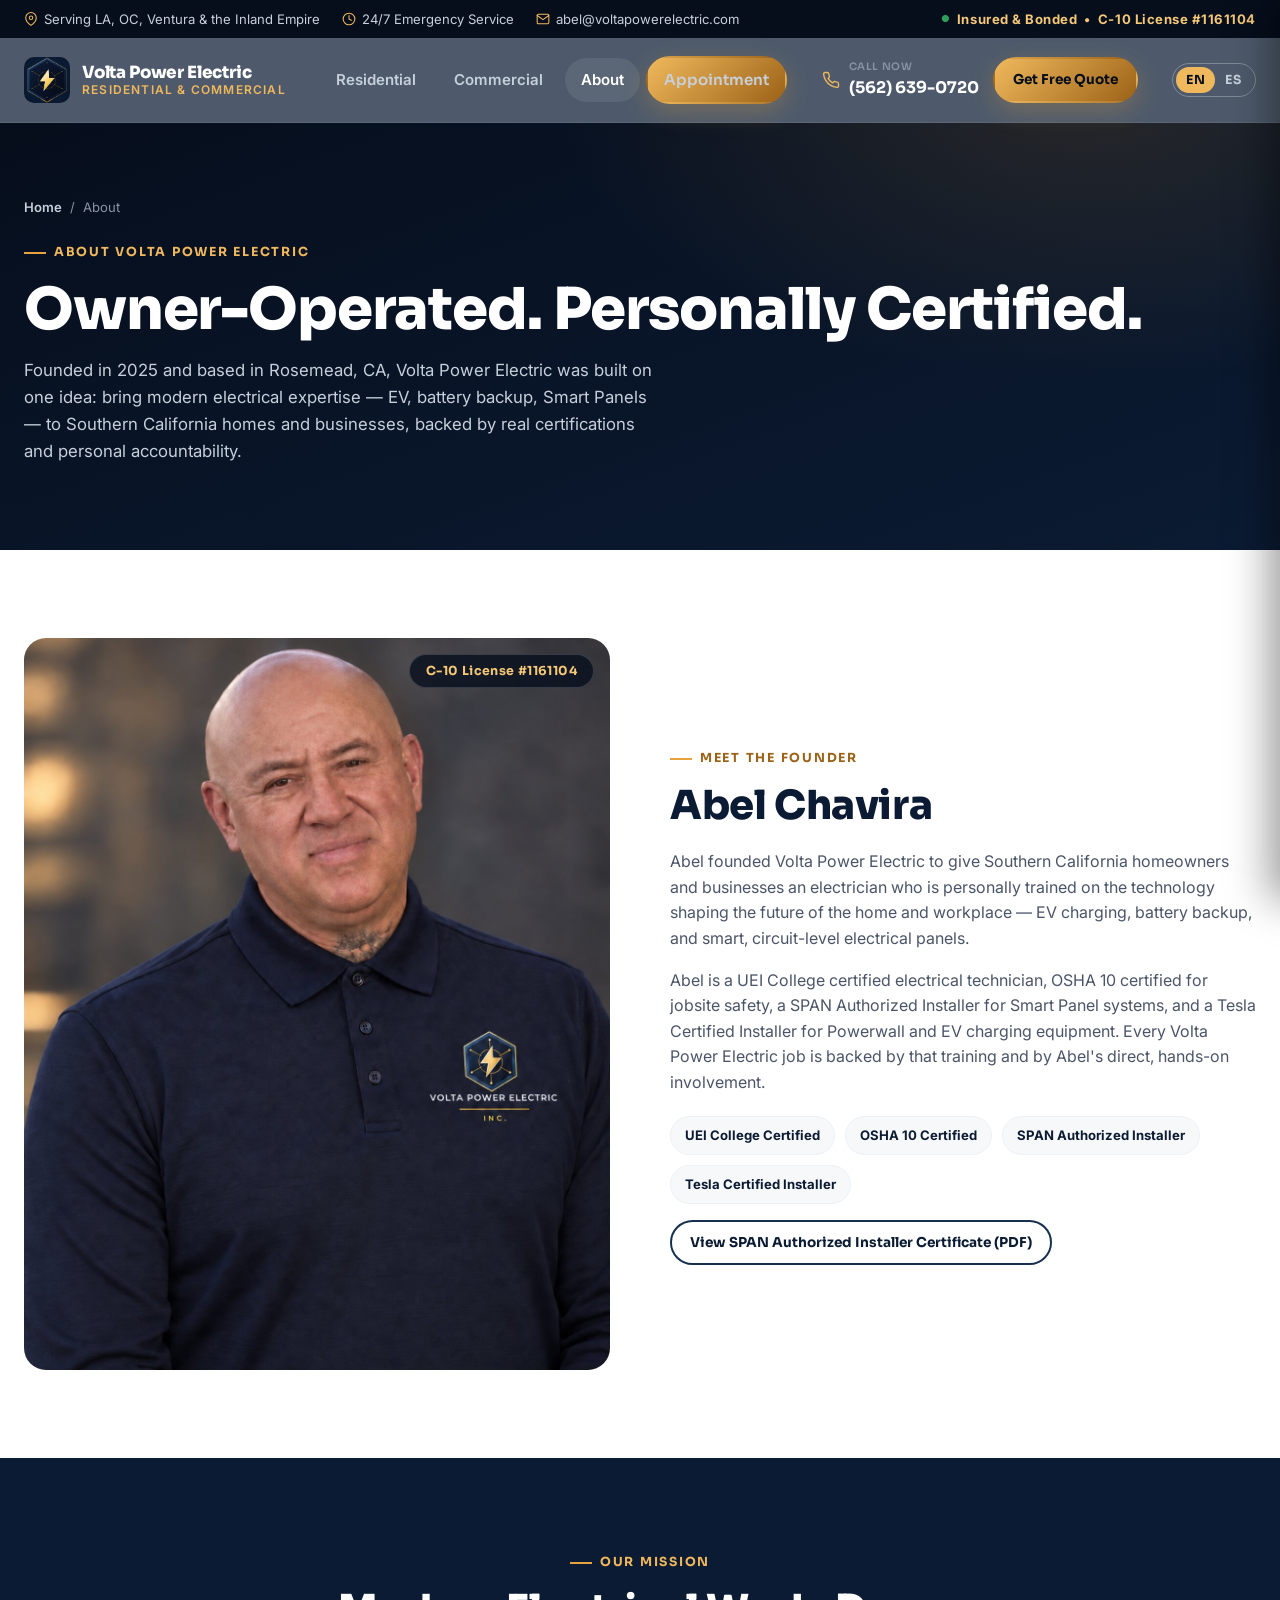
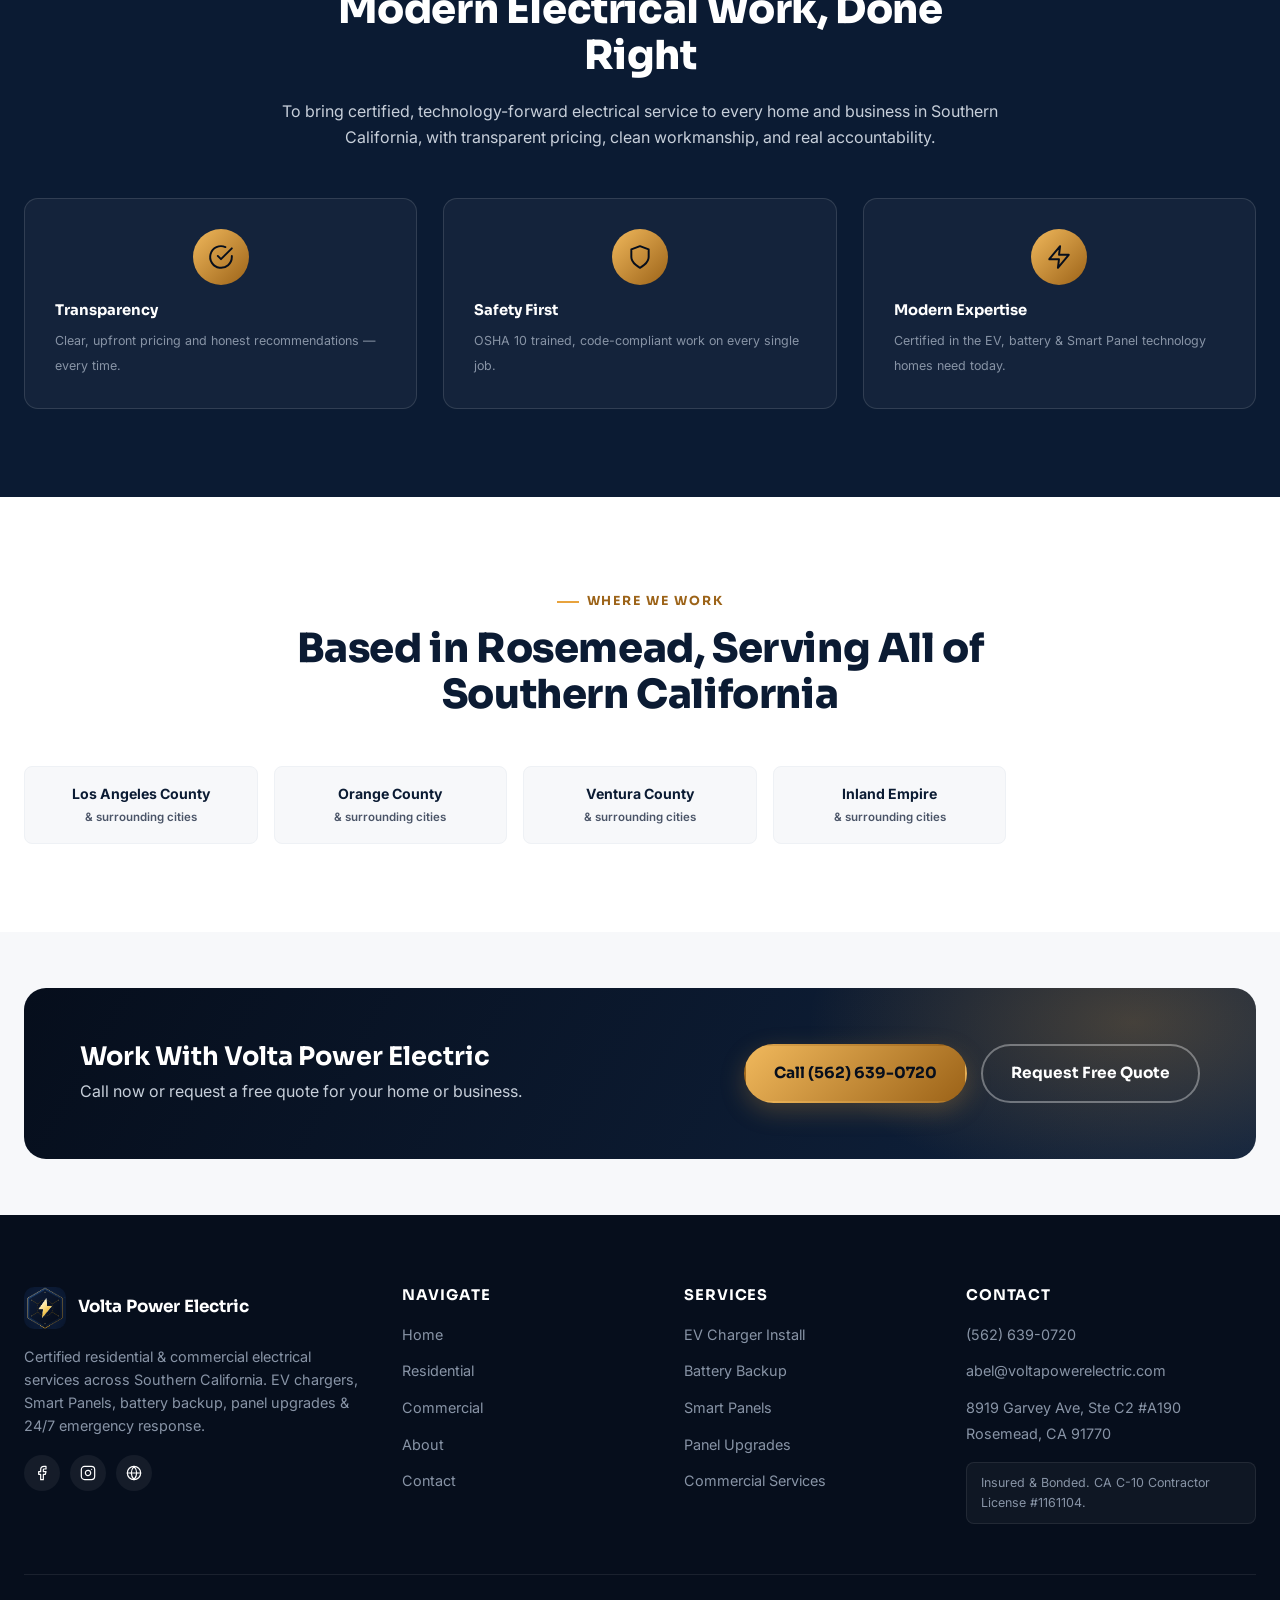
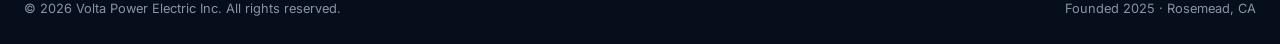
<file: about.html>
<!DOCTYPE html>
<html lang="en">
<head>
<meta charset="UTF-8">
<meta name="viewport" content="width=device-width, initial-scale=1.0">
<title>About Volta Power Electric | Owner-Operated SoCal Electrician</title>
<meta name="description" content="Meet Volta Power Electric, founded by Abel Chavira: a UEI College certified, OSHA 10, SPAN &amp; Tesla certified electrician serving Southern California.">
<meta name="robots" content="index, follow">
<link rel="canonical" href="https://voltapowerelectric.com/about.html">
<link rel="alternate" hreflang="en" href="https://voltapowerelectric.com/about.html">
<link rel="alternate" hreflang="es" href="https://voltapowerelectric.com/es/nosotros.html">
<link rel="alternate" hreflang="x-default" href="https://voltapowerelectric.com/about.html">
<meta name="theme-color" content="#0b1b33">
<link rel="icon" type="image/png" href="assets/images/favicon-32.png">
<link rel="apple-touch-icon" href="assets/images/apple-touch-icon.png">
<meta property="og:type" content="website">
<meta property="og:site_name" content="Volta Power Electric">
<meta property="og:title" content="About Volta Power Electric | Owner-Operated SoCal Electrician">
<meta property="og:description" content="Meet Volta Power Electric, founded by Abel Chavira: a UEI College certified, OSHA 10, SPAN &amp; Tesla certified electrician serving Southern California.">
<meta property="og:url" content="https://voltapowerelectric.com/about.html">
<meta property="og:image" content="https://voltapowerelectric.com/assets/images/abel-chavira.jpg">
<meta property="og:image:width" content="1200">
<meta property="og:image:height" content="1667">
<meta property="og:locale" content="en_US">
<meta name="twitter:card" content="summary_large_image">
<meta name="twitter:title" content="About Volta Power Electric | Owner-Operated SoCal Electrician">
<meta name="twitter:description" content="Meet Volta Power Electric, founded by Abel Chavira: a UEI College certified, OSHA 10, SPAN &amp; Tesla certified electrician serving Southern California.">
<meta name="twitter:image" content="https://voltapowerelectric.com/assets/images/abel-chavira.jpg">
<link rel="preconnect" href="https://fonts.googleapis.com">
<link rel="preconnect" href="https://fonts.gstatic.com" crossorigin>
<link href="https://fonts.googleapis.com/css2?family=Inter:wght@400;500;600;700;800&family=Sora:wght@600;700;800&display=swap" rel="stylesheet">
<link rel="stylesheet" href="css/style.css?v=11">

<script type="application/ld+json">
{
  "@context": "https://schema.org",
  "@type": "Electrician",
  "@id": "https://voltapowerelectric.com/#business",
  "name": "Volta Power Electric",
  "legalName": "Volta Power Electric Inc.",
  "knowsLanguage": ["en", "es"],
  "url": "https://voltapowerelectric.com/",
  "image": "https://voltapowerelectric.com/assets/images/logo-full.png",
  "logo": "https://voltapowerelectric.com/assets/images/logo-full.png",
  "telephone": "+1-562-639-0720",
  "email": "abel@voltapowerelectric.com",
  "priceRange": "$$",
  "foundingDate": "2025",
  "founder": {
    "@type": "Person",
    "name": "Abel Chavira"
  },
  "address": {
    "@type": "PostalAddress",
    "streetAddress": "8919 Garvey Ave, Ste C2 #A190",
    "addressLocality": "Rosemead",
    "addressRegion": "CA",
    "postalCode": "91770",
    "addressCountry": "US"
  },
  "areaServed": [
    {
      "@type": "AdministrativeArea",
      "name": "Los Angeles County"
    },
    {
      "@type": "AdministrativeArea",
      "name": "Orange County"
    },
    {
      "@type": "AdministrativeArea",
      "name": "Ventura County"
    },
    {
      "@type": "AdministrativeArea",
      "name": "Inland Empire"
    }
  ],
  "openingHoursSpecification": [
    {
      "@type": "OpeningHoursSpecification",
      "dayOfWeek": [
        "Monday",
        "Tuesday",
        "Wednesday",
        "Thursday",
        "Friday"
      ],
      "opens": "08:00",
      "closes": "17:00"
    }
  ],
  "hasCredential": {
    "@type": "Credential",
    "credentialCategory": "License",
    "name": "CA C-10 Electrical Contractor License",
    "identifier": "1161104"
  },
  "sameAs": [
    "https://www.google.com/search?q=Volta+Power+Electric+Rosemead+CA"
  ],
  "hasOfferCatalog": {
    "@type": "OfferCatalog",
    "name": "Electrical Services",
    "itemListElement": [
      {
        "@type": "Offer",
        "itemOffered": {
          "@type": "Service",
          "name": "EV Charger Installation"
        }
      },
      {
        "@type": "Offer",
        "itemOffered": {
          "@type": "Service",
          "name": "Electrical Panel Upgrades"
        }
      },
      {
        "@type": "Offer",
        "itemOffered": {
          "@type": "Service",
          "name": "Smart Panel Installation"
        }
      },
      {
        "@type": "Offer",
        "itemOffered": {
          "@type": "Service",
          "name": "Battery Backup Installation"
        }
      },
      {
        "@type": "Offer",
        "itemOffered": {
          "@type": "Service",
          "name": "Generator Installation"
        }
      },
      {
        "@type": "Offer",
        "itemOffered": {
          "@type": "Service",
          "name": "Home & ADU Rewiring"
        }
      },
      {
        "@type": "Offer",
        "itemOffered": {
          "@type": "Service",
          "name": "Electrical Troubleshooting & Repair"
        }
      },
      {
        "@type": "Offer",
        "itemOffered": {
          "@type": "Service",
          "name": "Lighting Design & Installation"
        }
      },
      {
        "@type": "Offer",
        "itemOffered": {
          "@type": "Service",
          "name": "Commercial Tenant Improvements"
        }
      },
      {
        "@type": "Offer",
        "itemOffered": {
          "@type": "Service",
          "name": "Commercial Maintenance Contracts"
        }
      }
    ]
  }
}
</script>
<script type="application/ld+json">
{
  "@context": "https://schema.org",
  "@type": "Person",
  "name": "Abel Chavira",
  "jobTitle": "Founder & Electrician",
  "worksFor": {
    "@type": "Electrician",
    "name": "Volta Power Electric",
    "@id": "https://voltapowerelectric.com/#business"
  },
  "hasCredential": [
    {
      "@type": "Credential",
      "credentialCategory": "certification",
      "name": "UEI College Certified Electrical Technician"
    },
    {
      "@type": "Credential",
      "credentialCategory": "certification",
      "name": "OSHA 10 Certification"
    },
    {
      "@type": "Credential",
      "credentialCategory": "certification",
      "name": "SPAN Authorized Installer"
    },
    {
      "@type": "Credential",
      "credentialCategory": "certification",
      "name": "Tesla Certified Installer"
    }
  ]
}
</script>
<script type="application/ld+json">
{
  "@context": "https://schema.org",
  "@type": "BreadcrumbList",
  "itemListElement": [
    {
      "@type": "ListItem",
      "position": 1,
      "name": "Home",
      "item": "https://voltapowerelectric.com/"
    },
    {
      "@type": "ListItem",
      "position": 2,
      "name": "About",
      "item": "https://voltapowerelectric.com/about.html"
    }
  ]
}
</script>
</head>
<body>
<a class="skip-link" href="#main-content">Skip to main content</a>

<div class="top-bar">
  <div class="container">
    <div class="top-bar-left">
      <span><svg aria-hidden="true" focusable="false" viewBox="0 0 24 24" fill="none" stroke="currentColor" stroke-width="1.8" stroke-linecap="round" stroke-linejoin="round"><path d="M21 10c0 7-9 13-9 13s-9-6-9-13a9 9 0 0 1 18 0z"></path><circle cx="12" cy="10" r="3"></circle></svg> Serving LA, OC, Ventura &amp; the Inland Empire</span>
      <span><svg aria-hidden="true" focusable="false" viewBox="0 0 24 24" fill="none" stroke="currentColor" stroke-width="1.8" stroke-linecap="round" stroke-linejoin="round"><circle cx="12" cy="12" r="10"></circle><polyline points="12 6 12 12 16 14"></polyline></svg> 24/7 Emergency Service</span>
      <span><svg aria-hidden="true" focusable="false" viewBox="0 0 24 24" fill="none" stroke="currentColor" stroke-width="1.8" stroke-linecap="round" stroke-linejoin="round"><path d="M4 4h16c1.1 0 2 .9 2 2v12c0 1.1-.9 2-2 2H4c-1.1 0-2-.9-2-2V6c0-1.1.9-2 2-2z"></path><polyline points="22,6 12,13 2,6"></polyline></svg> abel@voltapowerelectric.com</span>
    </div>
    <div class="top-bar-badge">Insured &amp; Bonded &nbsp;•&nbsp; C-10 License #1161104</div>
  </div>
</div>

<header class="site-header">
  <div class="container header-inner">
    <a href="index.html" class="brand">
      <img src="assets/images/logo-icon.png" alt="Volta Power Electric logo">
      <div class="brand-text">
        <strong>Volta Power Electric</strong>
        <span>Residential &amp; Commercial</span>
      </div>
    </a>
    <nav class="main-nav">
      <a href="residential.html">Residential</a>
      <a href="commercial.html">Commercial</a>
      <a href="about.html" class="active">About</a>
      <a href="contact.html#book-online" class="btn btn-gold btn-sm">Appointment</a>
    </nav>
    <div class="header-cta">
      <a href="tel:+15626390720" class="header-phone">
        <svg aria-hidden="true" focusable="false" viewBox="0 0 24 24" fill="none" stroke="currentColor" stroke-width="1.8" stroke-linecap="round" stroke-linejoin="round"><path d="M22 16.92v3a2 2 0 0 1-2.18 2 19.79 19.79 0 0 1-8.63-3.07 19.5 19.5 0 0 1-6-6 19.79 19.79 0 0 1-3.07-8.67A2 2 0 0 1 4.11 2h3a2 2 0 0 1 2 1.72c.127.96.361 1.903.7 2.81a2 2 0 0 1-.45 2.11L8.09 9.91a16 16 0 0 0 6 6l1.27-1.27a2 2 0 0 1 2.11-.45c.907.339 1.85.573 2.81.7A2 2 0 0 1 22 16.92z"></path></svg>
        <span><small>Call Now</small>(562) 639-0720</span>
      </a>
      <a href="contact.html" class="btn btn-gold btn-sm">Get Free Quote</a>
    </div>
    <div class="lang-toggle" role="group" aria-label="Language / Idioma"><a href="/about.html" lang="en" hreflang="en" class="is-active" aria-current="true">EN</a><a href="/es/nosotros.html" lang="es" hreflang="es">ES</a></div>
    <button class="nav-toggle" aria-label="Toggle navigation"><span></span></button>
  </div>
</header>
<div class="nav-scrim"></div>
<nav class="mobile-nav">
  <a href="index.html">Home</a>
  <a href="residential.html">Residential</a>
  <a href="commercial.html">Commercial</a>
  <a href="about.html">About</a>
  <a href="contact.html#book-online">Appointment</a>
  <a href="/es/nosotros.html" lang="es" hreflang="es">Español</a>
  <a href="tel:+15626390720" class="btn btn-gold btn-block">Call (562) 639-0720</a>
</nav>

<main id="main-content">
<!-- ============ PAGE HERO ============ -->
<section class="page-hero">
  <div class="container">
    <div class="breadcrumb"><a href="index.html">Home</a> / <span>About</span></div>
    <span class="eyebrow">About Volta Power Electric</span>
    <h1>Owner-Operated. Personally Certified.</h1>
    <p>Founded in 2025 and based in Rosemead, CA, Volta Power Electric was built on one idea: bring modern electrical expertise — EV, battery backup, Smart Panels — to Southern California homes and businesses, backed by real certifications and personal accountability.</p>
  </div>
</section>

<!-- ============ FOUNDER STORY ============ -->
<section class="bg-white">
  <div class="container two-col">
    <div class="portrait-frame" style="border-radius:var(--radius-lg); overflow:hidden; aspect-ratio: 4/5;">
      <img src="assets/images/abel-chavira.jpg" alt="Abel Chavira, Founder &amp; Owner" style="width:100%; height:100%; object-fit:cover; display:block;">
      <button type="button" class="license-badge-corner" data-open-pdf-modal aria-haspopup="dialog">C-10 License #1161104</button>
    </div>
    <div>
      <span class="eyebrow">Meet the Founder</span>
      <h2>Abel Chavira</h2>
      <p>Abel founded Volta Power Electric to give Southern California homeowners and businesses an electrician who is personally trained on the technology shaping the future of the home and workplace — EV charging, battery backup, and smart, circuit-level electrical panels.</p>
      <p>Abel is a UEI College certified electrical technician, OSHA 10 certified for jobsite safety, a SPAN Authorized Installer for Smart Panel systems, and a Tesla Certified Installer for Powerwall and EV charging equipment. Every Volta Power Electric job is backed by that training and by Abel's direct, hands-on involvement.</p>
      <div class="tag-list">
        <span class="tag-pill">UEI College Certified</span>
        <span class="tag-pill">OSHA 10 Certified</span>
        <span class="tag-pill">SPAN Authorized Installer</span>
        <span class="tag-pill">Tesla Certified Installer</span>
      </div>
      <a href="documents/Abel-Chavira-SPAN-Authorized-Installer-Certificate.pdf" class="btn btn-outline-navy btn-sm" target="_blank" rel="noopener" download style="margin-top:16px;">View SPAN Authorized Installer Certificate (PDF)</a>
    </div>
  </div>
</section>

<!-- ============ MISSION / VALUES ============ -->
<section class="bg-navy">
  <div class="container">
    <div class="section-head center">
      <span class="eyebrow">Our Mission</span>
      <h2>Modern Electrical Work, Done Right</h2>
      <p>To bring certified, technology-forward electrical service to every home and business in Southern California, with transparent pricing, clean workmanship, and real accountability.</p>
    </div>
    <div class="grid grid-3">
      <div class="cert-card" style="text-align:left; padding:30px;">
        <div class="cert-icon"><svg aria-hidden="true" focusable="false" viewBox="0 0 24 24" fill="none" stroke="currentColor" stroke-width="1.8" stroke-linecap="round" stroke-linejoin="round"><path d="M22 11.08V12a10 10 0 1 1-5.93-9.14"></path><polyline points="22 4 12 14.01 9 11.01"></polyline></svg></div>
        <strong>Transparency</strong>
        <span>Clear, upfront pricing and honest recommendations — every time.</span>
      </div>
      <div class="cert-card" style="text-align:left; padding:30px;">
        <div class="cert-icon"><svg aria-hidden="true" focusable="false" viewBox="0 0 24 24" fill="none" stroke="currentColor" stroke-width="1.8" stroke-linecap="round" stroke-linejoin="round"><path d="M12 22s8-4 8-10V5l-8-3-8 3v7c0 6 8 10 8 10z"></path></svg></div>
        <strong>Safety First</strong>
        <span>OSHA 10 trained, code-compliant work on every single job.</span>
      </div>
      <div class="cert-card" style="text-align:left; padding:30px;">
        <div class="cert-icon"><svg aria-hidden="true" focusable="false" viewBox="0 0 24 24" fill="none" stroke="currentColor" stroke-width="1.8" stroke-linecap="round" stroke-linejoin="round"><polygon points="13 2 3 14 12 14 11 22 21 10 12 10 13 2"></polygon></svg></div>
        <strong>Modern Expertise</strong>
        <span>Certified in the EV, battery &amp; Smart Panel technology homes need today.</span>
      </div>
    </div>
  </div>
</section>

<!-- ============ SERVICE AREA ============ -->
<section class="bg-white">
  <div class="container">
    <div class="section-head center">
      <span class="eyebrow">Where We Work</span>
      <h2>Based in Rosemead, Serving All of Southern California</h2>
    </div>
    <div class="area-grid">
      <div class="area-chip">Los Angeles County<span>&amp; surrounding cities</span></div>
      <div class="area-chip">Orange County<span>&amp; surrounding cities</span></div>
      <div class="area-chip">Ventura County<span>&amp; surrounding cities</span></div>
      <div class="area-chip">Inland Empire<span>&amp; surrounding cities</span></div>
    </div>
  </div>
</section>

<!-- ============ CTA BANNER ============ -->
<section class="bg-off section-tight">
  <div class="container">
    <div class="cta-banner">
      <div>
        <h3>Work With Volta Power Electric</h3>
        <p>Call now or request a free quote for your home or business.</p>
      </div>
      <div class="cta-actions">
        <a href="tel:+15626390720" class="btn btn-gold">Call (562) 639-0720</a>
        <a href="contact.html" class="btn btn-outline">Request Free Quote</a>
      </div>
    </div>
  </div>
</section>
</main>

<!-- ============ FOOTER ============ -->
<footer class="site-footer">
  <div class="container">
    <div class="footer-grid">
      <div>
        <div class="footer-brand">
          <img src="assets/images/logo-icon.png" alt="Volta Power Electric logo">
          <strong>Volta Power Electric</strong>
        </div>
        <p>Certified residential &amp; commercial electrical services across Southern California. EV chargers, Smart Panels, battery backup, panel upgrades &amp; 24/7 emergency response.</p>
        <div class="footer-social">
          <a href="#" aria-label="Facebook"><svg aria-hidden="true" focusable="false" viewBox="0 0 24 24" fill="none" stroke="currentColor" stroke-width="1.8" stroke-linecap="round" stroke-linejoin="round"><path d="M18 2h-3a5 5 0 0 0-5 5v3H7v4h3v8h4v-8h3l1-4h-4V7a1 1 0 0 1 1-1h3z"></path></svg></a>
          <a href="https://www.instagram.com/voltapowerelectric?stkn=NTc4MTIwNjQ2YQ==" aria-label="Instagram" target="_blank" rel="noopener"><svg aria-hidden="true" focusable="false" viewBox="0 0 24 24" fill="none" stroke="currentColor" stroke-width="1.8" stroke-linecap="round" stroke-linejoin="round"><rect x="2" y="2" width="20" height="20" rx="5" ry="5"></rect><path d="M16 11.37A4 4 0 1 1 12.63 8 4 4 0 0 1 16 11.37z"></path><line x1="17.5" y1="6.5" x2="17.51" y2="6.5"></line></svg></a>
          <a href="https://www.google.com/search?q=Volta+Power+Electric+Rosemead+CA" target="_blank" rel="noopener" aria-label="Google Reviews"><svg aria-hidden="true" focusable="false" viewBox="0 0 24 24" fill="none" stroke="currentColor" stroke-width="1.8" stroke-linecap="round" stroke-linejoin="round"><circle cx="12" cy="12" r="10"></circle><line x1="2" y1="12" x2="22" y2="12"></line><path d="M12 2a15.3 15.3 0 0 1 4 10 15.3 15.3 0 0 1-4 10 15.3 15.3 0 0 1-4-10 15.3 15.3 0 0 1 4-10z"></path></svg></a>
        </div>
      </div>
      <div>
        <h4>Navigate</h4>
        <ul class="footer-links">
          <li><a href="index.html">Home</a></li>
          <li><a href="residential.html">Residential</a></li>
          <li><a href="commercial.html">Commercial</a></li>
          <li><a href="about.html">About</a></li>
          <li><a href="contact.html">Contact</a></li>
        </ul>
      </div>
      <div>
        <h4>Services</h4>
        <ul class="footer-links">
          <li><a href="residential.html#ev-charger">EV Charger Install</a></li>
          <li><a href="residential.html#battery-backup">Battery Backup</a></li>
          <li><a href="residential.html#smart-panels">Smart Panels</a></li>
          <li><a href="residential.html#panel-upgrades">Panel Upgrades</a></li>
          <li><a href="commercial.html">Commercial Services</a></li>
        </ul>
      </div>
      <div>
        <h4>Contact</h4>
        <ul class="footer-links">
          <li><a href="tel:+15626390720">(562) 639-0720</a></li>
          <li><a href="mailto:abel@voltapowerelectric.com">abel@voltapowerelectric.com</a></li>
          <li><a href="https://maps.google.com/?q=8919+Garvey+Ave+Ste+C2+%23A190+Rosemead+CA+91770" target="_blank" rel="noopener">8919 Garvey Ave, Ste C2 #A190<br>Rosemead, CA 91770</a></li>
        </ul>
        <div class="license-note">Insured &amp; Bonded. CA C-10 Contractor License #1161104.</div>
      </div>
    </div>
    <div class="footer-bottom">
      <span>© <span data-year></span> Volta Power Electric Inc. All rights reserved.</span>
      <span>Founded 2025 · Rosemead, CA</span>
    </div>
  </div>
</footer>

<div class="sticky-call">
  <a href="tel:+15626390720" class="btn btn-gold btn-block">Call Now</a>
  <a href="contact.html" class="btn btn-block" style="background:transparent;border:2px solid rgba(255,255,255,.4);color:#fff;">Get Quote</a>
</div>

<!-- ============ LICENSE PDF MODAL ============ -->
<div class="pdf-modal" id="license-pdf-modal" role="dialog" aria-modal="true" aria-label="C-10 Contractor License">
  <div class="pdf-modal-inner">
    <div class="pdf-modal-bar">
      <span>CA C-10 Contractor License #1161104</span>
      <div style="display:flex; align-items:center; gap:16px;">
        <a href="documents/Volta-Power-Electric-C10-License-1161104.pdf" target="_blank" rel="noopener">Open PDF in new tab &#8599;</a>
        <button type="button" class="pdf-modal-close" aria-label="Close">&times;</button>
      </div>
    </div>
    <iframe src="" data-pdf-src="documents/Volta-Power-Electric-C10-License-1161104.pdf" title="CA C-10 Contractor License"></iframe>
  </div>
</div>

<script src="js/main.js?v=4"></script>
</body>
</html>
</file>
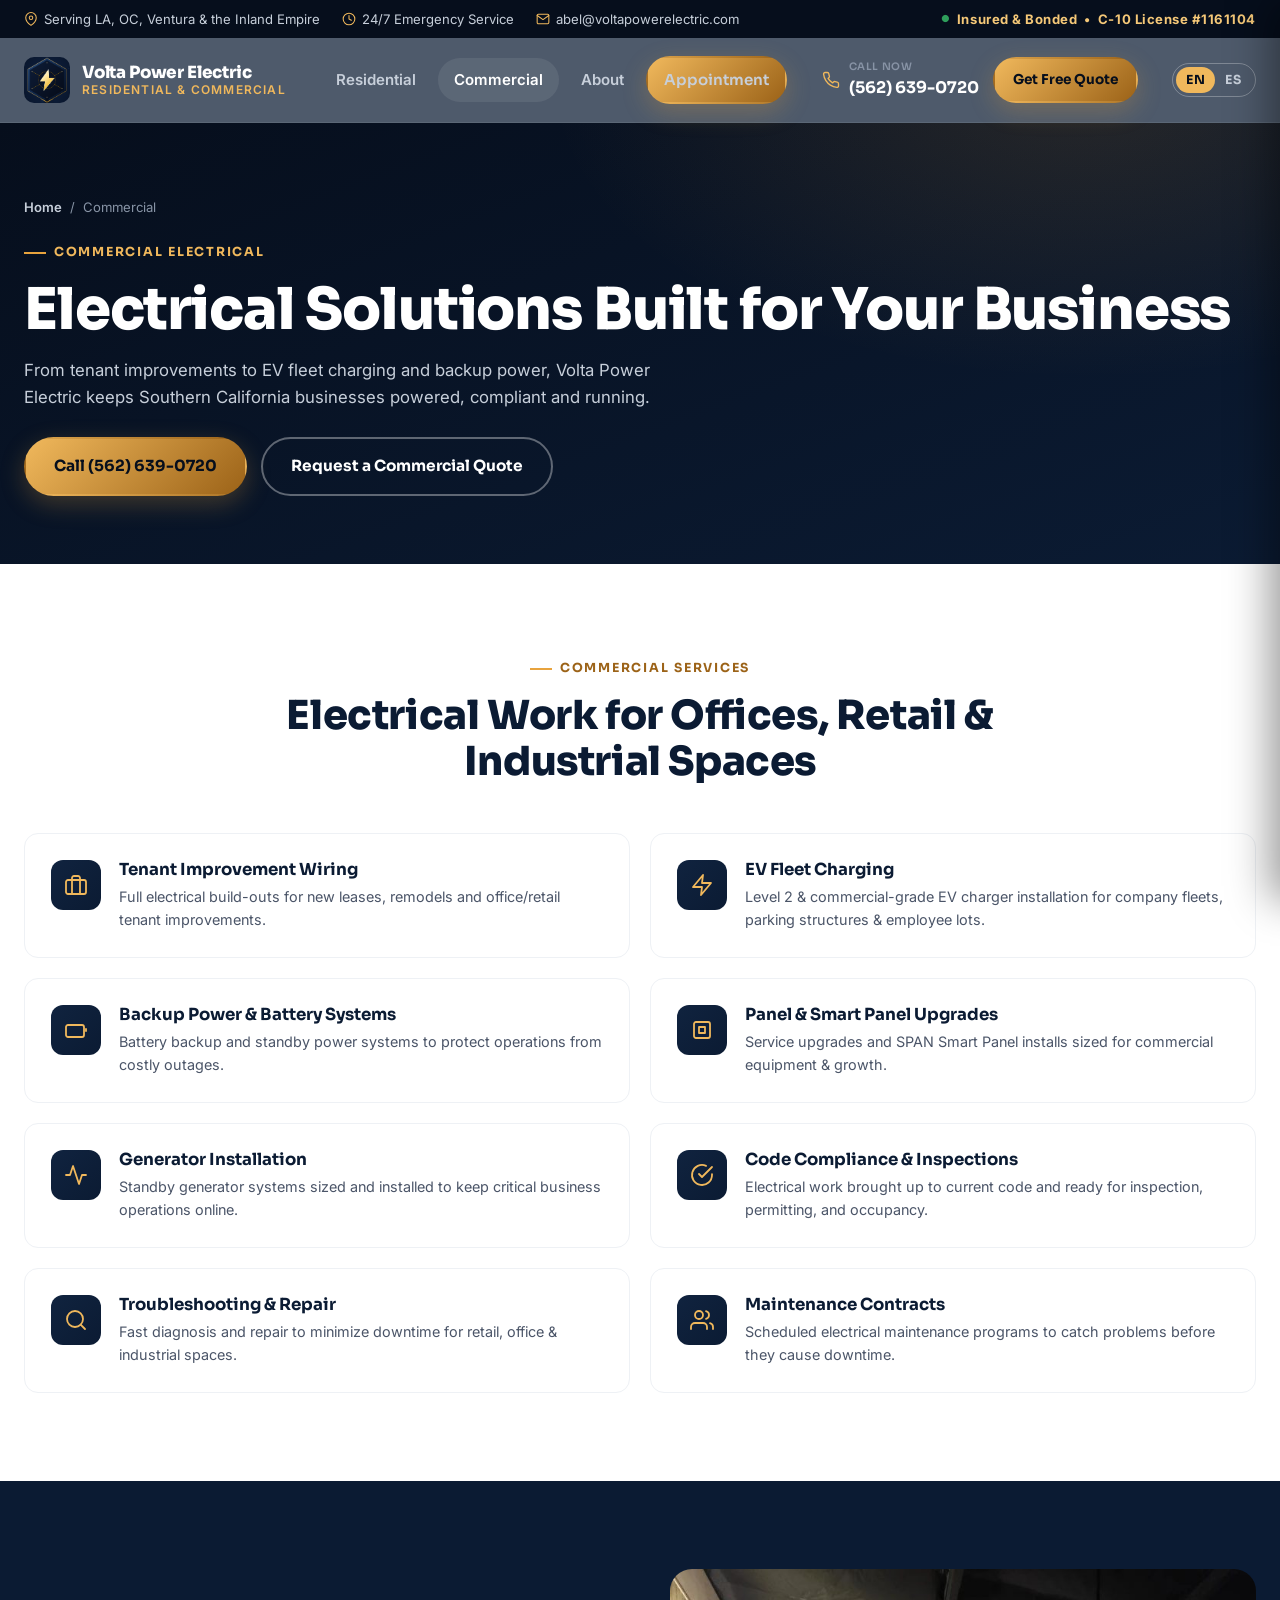
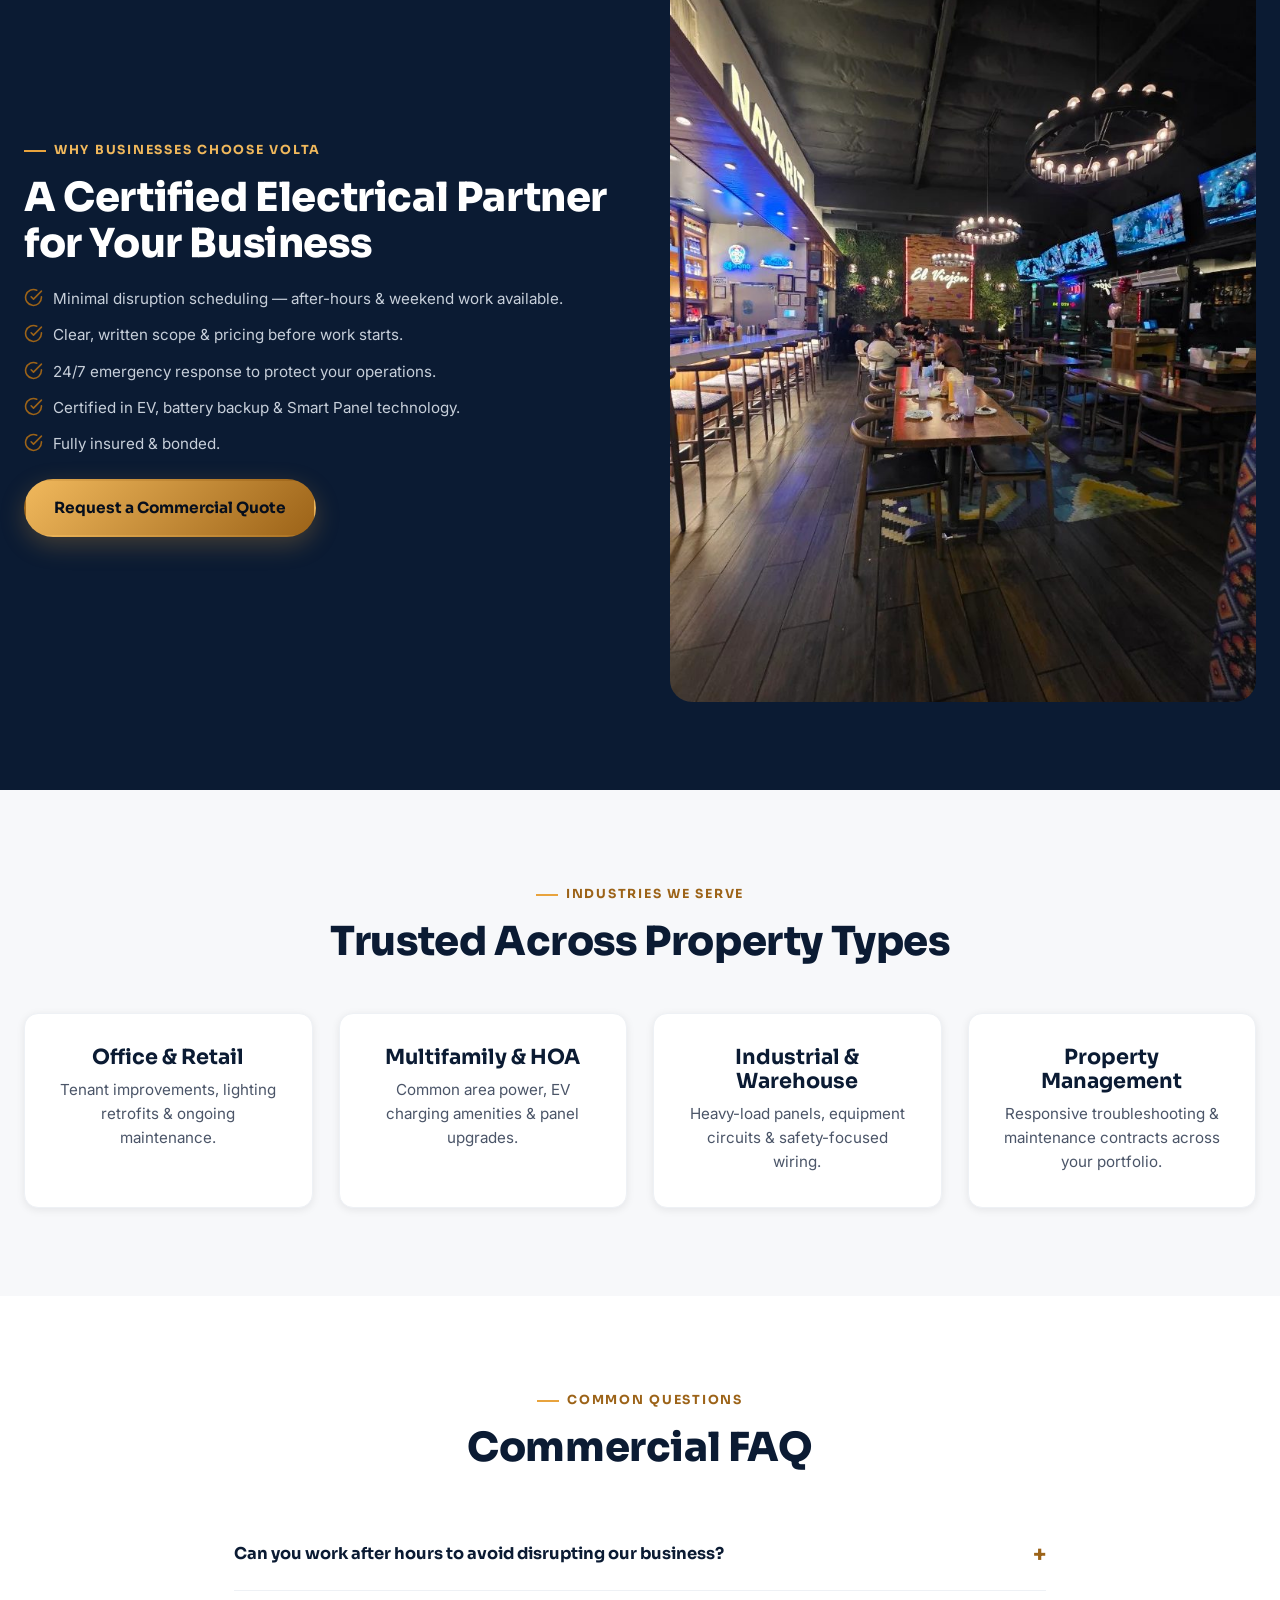
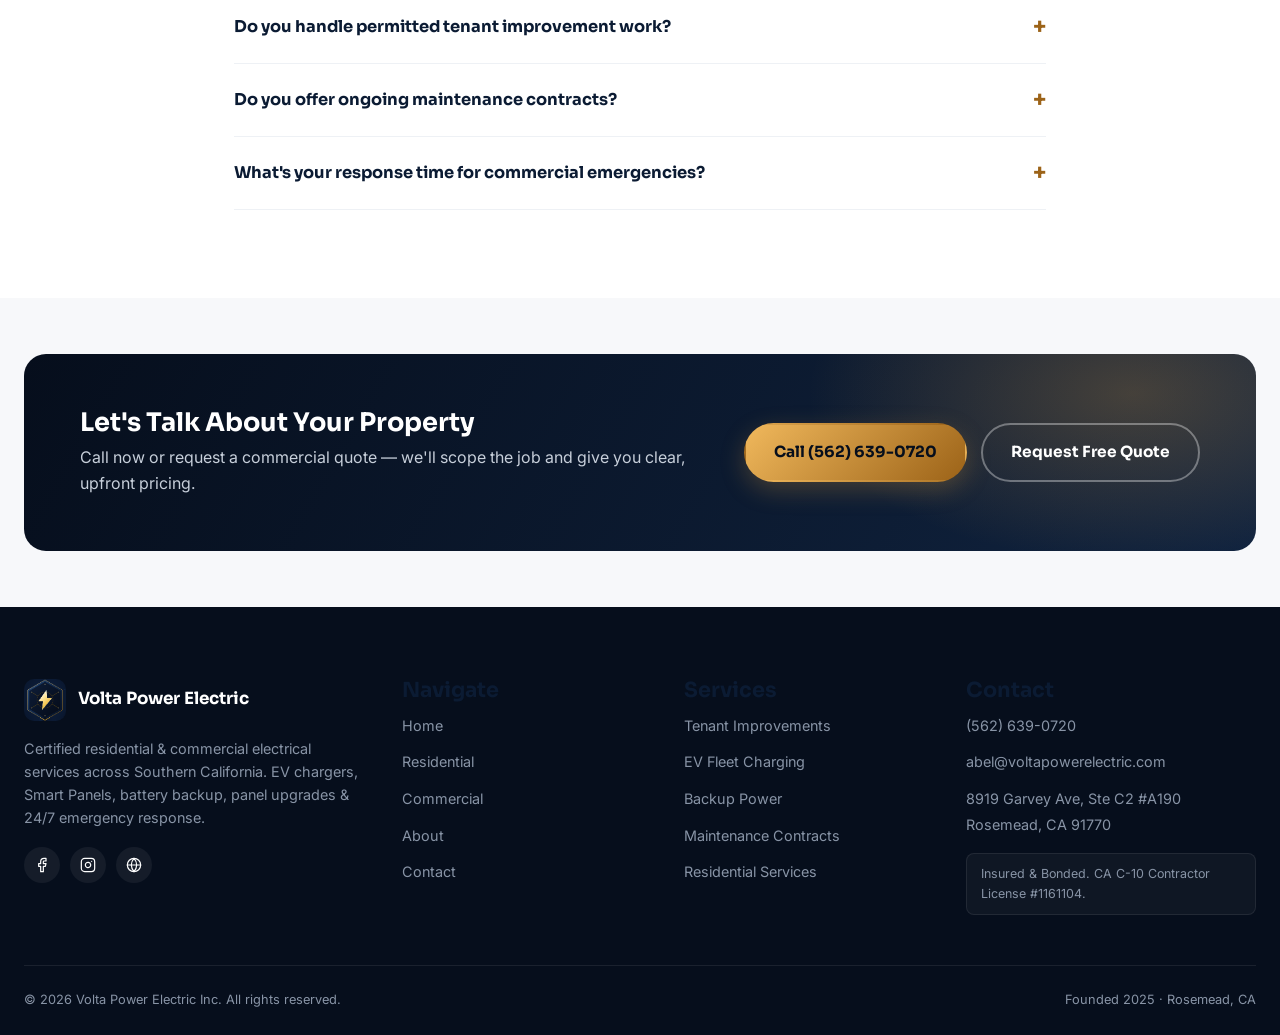
<file: commercial.html>
<!DOCTYPE html>
<html lang="en">
<head>
<meta charset="UTF-8">
<meta name="viewport" content="width=device-width, initial-scale=1.0">
<title>Commercial Electrician in Southern California | Volta Power Electric</title>
<meta name="description" content="Tenant improvements, EV fleet charging, backup power, panel upgrades, code compliance &amp; maintenance contracts for SoCal businesses in LA, OC &amp; the Inland Empire.">
<meta name="robots" content="index, follow">
<link rel="canonical" href="https://voltapowerelectric.com/commercial.html">
<link rel="alternate" hreflang="en" href="https://voltapowerelectric.com/commercial.html">
<link rel="alternate" hreflang="es" href="https://voltapowerelectric.com/es/comercial.html">
<link rel="alternate" hreflang="x-default" href="https://voltapowerelectric.com/commercial.html">
<meta name="theme-color" content="#0b1b33">
<link rel="icon" type="image/png" href="assets/images/favicon-32.png">
<link rel="apple-touch-icon" href="assets/images/apple-touch-icon.png">
<meta property="og:type" content="website">
<meta property="og:site_name" content="Volta Power Electric">
<meta property="og:title" content="Commercial Electrician in Southern California | Volta Power Electric">
<meta property="og:description" content="Tenant improvements, EV fleet charging, backup power, panel upgrades, code compliance &amp; maintenance contracts for SoCal businesses in LA, OC &amp; the Inland Empire.">
<meta property="og:url" content="https://voltapowerelectric.com/commercial.html">
<meta property="og:image" content="https://voltapowerelectric.com/assets/images/logo-full.png">
<meta property="og:image:width" content="3000">
<meta property="og:image:height" content="3500">
<meta property="og:locale" content="en_US">
<meta name="twitter:card" content="summary_large_image">
<meta name="twitter:title" content="Commercial Electrician in Southern California | Volta Power Electric">
<meta name="twitter:description" content="Tenant improvements, EV fleet charging, backup power, panel upgrades, code compliance &amp; maintenance contracts for SoCal businesses in LA, OC &amp; the Inland Empire.">
<meta name="twitter:image" content="https://voltapowerelectric.com/assets/images/logo-full.png">
<link rel="preconnect" href="https://fonts.googleapis.com">
<link rel="preconnect" href="https://fonts.gstatic.com" crossorigin>
<link href="https://fonts.googleapis.com/css2?family=Inter:wght@400;500;600;700;800&family=Sora:wght@600;700;800&display=swap" rel="stylesheet">
<link rel="stylesheet" href="css/style.css?v=11">

<script type="application/ld+json">
{
  "@context": "https://schema.org",
  "@type": "Electrician",
  "@id": "https://voltapowerelectric.com/#business",
  "name": "Volta Power Electric",
  "legalName": "Volta Power Electric Inc.",
  "knowsLanguage": ["en", "es"],
  "url": "https://voltapowerelectric.com/",
  "image": "https://voltapowerelectric.com/assets/images/logo-full.png",
  "logo": "https://voltapowerelectric.com/assets/images/logo-full.png",
  "telephone": "+1-562-639-0720",
  "email": "abel@voltapowerelectric.com",
  "priceRange": "$$",
  "foundingDate": "2025",
  "founder": {
    "@type": "Person",
    "name": "Abel Chavira"
  },
  "address": {
    "@type": "PostalAddress",
    "streetAddress": "8919 Garvey Ave, Ste C2 #A190",
    "addressLocality": "Rosemead",
    "addressRegion": "CA",
    "postalCode": "91770",
    "addressCountry": "US"
  },
  "areaServed": [
    {
      "@type": "AdministrativeArea",
      "name": "Los Angeles County"
    },
    {
      "@type": "AdministrativeArea",
      "name": "Orange County"
    },
    {
      "@type": "AdministrativeArea",
      "name": "Ventura County"
    },
    {
      "@type": "AdministrativeArea",
      "name": "Inland Empire"
    }
  ],
  "openingHoursSpecification": [
    {
      "@type": "OpeningHoursSpecification",
      "dayOfWeek": [
        "Monday",
        "Tuesday",
        "Wednesday",
        "Thursday",
        "Friday"
      ],
      "opens": "08:00",
      "closes": "17:00"
    }
  ],
  "hasCredential": {
    "@type": "Credential",
    "credentialCategory": "License",
    "name": "CA C-10 Electrical Contractor License",
    "identifier": "1161104"
  },
  "sameAs": [
    "https://www.google.com/search?q=Volta+Power+Electric+Rosemead+CA"
  ],
  "hasOfferCatalog": {
    "@type": "OfferCatalog",
    "name": "Electrical Services",
    "itemListElement": [
      {
        "@type": "Offer",
        "itemOffered": {
          "@type": "Service",
          "name": "EV Charger Installation"
        }
      },
      {
        "@type": "Offer",
        "itemOffered": {
          "@type": "Service",
          "name": "Electrical Panel Upgrades"
        }
      },
      {
        "@type": "Offer",
        "itemOffered": {
          "@type": "Service",
          "name": "Smart Panel Installation"
        }
      },
      {
        "@type": "Offer",
        "itemOffered": {
          "@type": "Service",
          "name": "Battery Backup Installation"
        }
      },
      {
        "@type": "Offer",
        "itemOffered": {
          "@type": "Service",
          "name": "Generator Installation"
        }
      },
      {
        "@type": "Offer",
        "itemOffered": {
          "@type": "Service",
          "name": "Home & ADU Rewiring"
        }
      },
      {
        "@type": "Offer",
        "itemOffered": {
          "@type": "Service",
          "name": "Electrical Troubleshooting & Repair"
        }
      },
      {
        "@type": "Offer",
        "itemOffered": {
          "@type": "Service",
          "name": "Lighting Design & Installation"
        }
      },
      {
        "@type": "Offer",
        "itemOffered": {
          "@type": "Service",
          "name": "Commercial Tenant Improvements"
        }
      },
      {
        "@type": "Offer",
        "itemOffered": {
          "@type": "Service",
          "name": "Commercial Maintenance Contracts"
        }
      }
    ]
  }
}
</script>
<script type="application/ld+json">
{
  "@context": "https://schema.org",
  "@type": "BreadcrumbList",
  "itemListElement": [
    {
      "@type": "ListItem",
      "position": 1,
      "name": "Home",
      "item": "https://voltapowerelectric.com/"
    },
    {
      "@type": "ListItem",
      "position": 2,
      "name": "Commercial",
      "item": "https://voltapowerelectric.com/commercial.html"
    }
  ]
}
</script>
<script type="application/ld+json">
{
  "@context": "https://schema.org",
  "@type": "FAQPage",
  "mainEntity": [
    {
      "@type": "Question",
      "name": "Can you work after hours to avoid disrupting our business?",
      "acceptedAnswer": {
        "@type": "Answer",
        "text": "Yes, we regularly schedule commercial work after hours and on weekends to minimize disruption to your operations."
      }
    },
    {
      "@type": "Question",
      "name": "Do you handle permitted tenant improvement work?",
      "acceptedAnswer": {
        "@type": "Answer",
        "text": "Yes, we handle electrical scopes for tenant improvements and can coordinate with your general contractor or property manager."
      }
    },
    {
      "@type": "Question",
      "name": "Do you offer ongoing maintenance contracts?",
      "acceptedAnswer": {
        "@type": "Answer",
        "text": "Yes, we offer scheduled maintenance programs for property managers and businesses that want to stay ahead of electrical issues."
      }
    },
    {
      "@type": "Question",
      "name": "What's your response time for commercial emergencies?",
      "acceptedAnswer": {
        "@type": "Answer",
        "text": "We provide 24/7 emergency response across our Southern California service area. Call us directly for the fastest response."
      }
    }
  ]
}
</script>
</head>
<body>
<a class="skip-link" href="#main-content">Skip to main content</a>

<div class="top-bar">
  <div class="container">
    <div class="top-bar-left">
      <span><svg aria-hidden="true" focusable="false" viewBox="0 0 24 24" fill="none" stroke="currentColor" stroke-width="1.8" stroke-linecap="round" stroke-linejoin="round"><path d="M21 10c0 7-9 13-9 13s-9-6-9-13a9 9 0 0 1 18 0z"></path><circle cx="12" cy="10" r="3"></circle></svg> Serving LA, OC, Ventura &amp; the Inland Empire</span>
      <span><svg aria-hidden="true" focusable="false" viewBox="0 0 24 24" fill="none" stroke="currentColor" stroke-width="1.8" stroke-linecap="round" stroke-linejoin="round"><circle cx="12" cy="12" r="10"></circle><polyline points="12 6 12 12 16 14"></polyline></svg> 24/7 Emergency Service</span>
      <span><svg aria-hidden="true" focusable="false" viewBox="0 0 24 24" fill="none" stroke="currentColor" stroke-width="1.8" stroke-linecap="round" stroke-linejoin="round"><path d="M4 4h16c1.1 0 2 .9 2 2v12c0 1.1-.9 2-2 2H4c-1.1 0-2-.9-2-2V6c0-1.1.9-2 2-2z"></path><polyline points="22,6 12,13 2,6"></polyline></svg> abel@voltapowerelectric.com</span>
    </div>
    <div class="top-bar-badge">Insured &amp; Bonded &nbsp;•&nbsp; C-10 License #1161104</div>
  </div>
</div>

<header class="site-header">
  <div class="container header-inner">
    <a href="index.html" class="brand">
      <img src="assets/images/logo-icon.png" alt="Volta Power Electric logo">
      <div class="brand-text">
        <strong>Volta Power Electric</strong>
        <span>Residential &amp; Commercial</span>
      </div>
    </a>
    <nav class="main-nav">
      <a href="residential.html">Residential</a>
      <a href="commercial.html" class="active">Commercial</a>
      <a href="about.html">About</a>
      <a href="contact.html#book-online" class="btn btn-gold btn-sm">Appointment</a>
    </nav>
    <div class="header-cta">
      <a href="tel:+15626390720" class="header-phone">
        <svg aria-hidden="true" focusable="false" viewBox="0 0 24 24" fill="none" stroke="currentColor" stroke-width="1.8" stroke-linecap="round" stroke-linejoin="round"><path d="M22 16.92v3a2 2 0 0 1-2.18 2 19.79 19.79 0 0 1-8.63-3.07 19.5 19.5 0 0 1-6-6 19.79 19.79 0 0 1-3.07-8.67A2 2 0 0 1 4.11 2h3a2 2 0 0 1 2 1.72c.127.96.361 1.903.7 2.81a2 2 0 0 1-.45 2.11L8.09 9.91a16 16 0 0 0 6 6l1.27-1.27a2 2 0 0 1 2.11-.45c.907.339 1.85.573 2.81.7A2 2 0 0 1 22 16.92z"></path></svg>
        <span><small>Call Now</small>(562) 639-0720</span>
      </a>
      <a href="contact.html" class="btn btn-gold btn-sm">Get Free Quote</a>
    </div>
    <div class="lang-toggle" role="group" aria-label="Language / Idioma"><a href="/commercial.html" lang="en" hreflang="en" class="is-active" aria-current="true">EN</a><a href="/es/comercial.html" lang="es" hreflang="es">ES</a></div>
    <button class="nav-toggle" aria-label="Toggle navigation"><span></span></button>
  </div>
</header>
<div class="nav-scrim"></div>
<nav class="mobile-nav">
  <a href="index.html">Home</a>
  <a href="residential.html">Residential</a>
  <a href="commercial.html">Commercial</a>
  <a href="about.html">About</a>
  <a href="contact.html#book-online">Appointment</a>
  <a href="/es/comercial.html" lang="es" hreflang="es">Español</a>
  <a href="tel:+15626390720" class="btn btn-gold btn-block">Call (562) 639-0720</a>
</nav>

<main id="main-content">
<!-- ============ PAGE HERO ============ -->
<section class="page-hero">
  <div class="container">
    <div class="breadcrumb"><a href="index.html">Home</a> / <span>Commercial</span></div>
    <span class="eyebrow">Commercial Electrical</span>
    <h1>Electrical Solutions Built for Your Business</h1>
    <p>From tenant improvements to EV fleet charging and backup power, Volta Power Electric keeps Southern California businesses powered, compliant and running.</p>
    <div class="hero-actions" style="margin-top:26px;">
      <a href="tel:+15626390720" class="btn btn-gold">Call (562) 639-0720</a>
      <a href="contact.html" class="btn btn-outline">Request a Commercial Quote</a>
    </div>
  </div>
</section>

<!-- ============ SERVICE LIST ============ -->
<section class="bg-white">
  <div class="container">
    <div class="section-head center">
      <span class="eyebrow">Commercial Services</span>
      <h2>Electrical Work for Offices, Retail &amp; Industrial Spaces</h2>
    </div>
    <div class="service-list">
      <div class="service-row">
        <div class="icon-wrap"><svg aria-hidden="true" focusable="false" viewBox="0 0 24 24" fill="none" stroke="currentColor" stroke-width="1.8" stroke-linecap="round" stroke-linejoin="round"><rect x="2" y="7" width="20" height="14" rx="2" ry="2"></rect><path d="M16 21V5a2 2 0 0 0-2-2h-4a2 2 0 0 0-2 2v16"></path></svg></div>
        <div>
          <h3>Tenant Improvement Wiring</h3>
          <p>Full electrical build-outs for new leases, remodels and office/retail tenant improvements.</p>
        </div>
      </div>
      <div class="service-row">
        <div class="icon-wrap"><svg aria-hidden="true" focusable="false" viewBox="0 0 24 24" fill="none" stroke="currentColor" stroke-width="1.8" stroke-linecap="round" stroke-linejoin="round"><polygon points="13 2 3 14 12 14 11 22 21 10 12 10 13 2"></polygon></svg></div>
        <div>
          <h3>EV Fleet Charging</h3>
          <p>Level 2 &amp; commercial-grade EV charger installation for company fleets, parking structures &amp; employee lots.</p>
        </div>
      </div>
      <div class="service-row">
        <div class="icon-wrap"><svg aria-hidden="true" focusable="false" viewBox="0 0 24 24" fill="none" stroke="currentColor" stroke-width="1.8" stroke-linecap="round" stroke-linejoin="round"><rect x="2" y="7" width="18" height="12" rx="2" ry="2"></rect><line x1="22" y1="13" x2="22" y2="11"></line></svg></div>
        <div>
          <h3>Backup Power &amp; Battery Systems</h3>
          <p>Battery backup and standby power systems to protect operations from costly outages.</p>
        </div>
      </div>
      <div class="service-row">
        <div class="icon-wrap"><svg aria-hidden="true" focusable="false" viewBox="0 0 24 24" fill="none" stroke="currentColor" stroke-width="1.8" stroke-linecap="round" stroke-linejoin="round"><rect x="4" y="4" width="16" height="16" rx="2" ry="2"></rect><rect x="9" y="9" width="6" height="6"></rect></svg></div>
        <div>
          <h3>Panel &amp; Smart Panel Upgrades</h3>
          <p>Service upgrades and SPAN Smart Panel installs sized for commercial equipment &amp; growth.</p>
        </div>
      </div>
      <div class="service-row">
        <div class="icon-wrap"><svg aria-hidden="true" focusable="false" viewBox="0 0 24 24" fill="none" stroke="currentColor" stroke-width="1.8" stroke-linecap="round" stroke-linejoin="round"><polyline points="22 12 18 12 15 21 9 3 6 12 2 12"></polyline></svg></div>
        <div>
          <h3>Generator Installation</h3>
          <p>Standby generator systems sized and installed to keep critical business operations online.</p>
        </div>
      </div>
      <div class="service-row">
        <div class="icon-wrap"><svg aria-hidden="true" focusable="false" viewBox="0 0 24 24" fill="none" stroke="currentColor" stroke-width="1.8" stroke-linecap="round" stroke-linejoin="round"><path d="M22 11.08V12a10 10 0 1 1-5.93-9.14"></path><polyline points="22 4 12 14.01 9 11.01"></polyline></svg></div>
        <div>
          <h3>Code Compliance &amp; Inspections</h3>
          <p>Electrical work brought up to current code and ready for inspection, permitting, and occupancy.</p>
        </div>
      </div>
      <div class="service-row">
        <div class="icon-wrap"><svg aria-hidden="true" focusable="false" viewBox="0 0 24 24" fill="none" stroke="currentColor" stroke-width="1.8" stroke-linecap="round" stroke-linejoin="round"><circle cx="11" cy="11" r="8"></circle><line x1="21" y1="21" x2="16.65" y2="16.65"></line></svg></div>
        <div>
          <h3>Troubleshooting &amp; Repair</h3>
          <p>Fast diagnosis and repair to minimize downtime for retail, office &amp; industrial spaces.</p>
        </div>
      </div>
      <div class="service-row">
        <div class="icon-wrap"><svg aria-hidden="true" focusable="false" viewBox="0 0 24 24" fill="none" stroke="currentColor" stroke-width="1.8" stroke-linecap="round" stroke-linejoin="round"><path d="M17 21v-2a4 4 0 0 0-4-4H5a4 4 0 0 0-4 4v2"></path><circle cx="9" cy="7" r="4"></circle><path d="M23 21v-2a4 4 0 0 0-3-3.87"></path><path d="M16 3.13a4 4 0 0 1 0 7.75"></path></svg></div>
        <div>
          <h3>Maintenance Contracts</h3>
          <p>Scheduled electrical maintenance programs to catch problems before they cause downtime.</p>
        </div>
      </div>
    </div>
  </div>
</section>

<!-- ============ WHY BUSINESSES CHOOSE US ============ -->
<section class="bg-navy">
  <div class="container two-col">
    <div>
      <span class="eyebrow">Why Businesses Choose Volta</span>
      <h2>A Certified Electrical Partner for Your Business</h2>
      <ul class="check-list">
        <li><svg aria-hidden="true" focusable="false" viewBox="0 0 24 24" fill="none" stroke="currentColor" stroke-width="2" stroke-linecap="round" stroke-linejoin="round"><path d="M22 11.08V12a10 10 0 1 1-5.93-9.14"></path><polyline points="22 4 12 14.01 9 11.01"></polyline></svg> Minimal disruption scheduling — after-hours &amp; weekend work available.</li>
        <li><svg aria-hidden="true" focusable="false" viewBox="0 0 24 24" fill="none" stroke="currentColor" stroke-width="2" stroke-linecap="round" stroke-linejoin="round"><path d="M22 11.08V12a10 10 0 1 1-5.93-9.14"></path><polyline points="22 4 12 14.01 9 11.01"></polyline></svg> Clear, written scope &amp; pricing before work starts.</li>
        <li><svg aria-hidden="true" focusable="false" viewBox="0 0 24 24" fill="none" stroke="currentColor" stroke-width="2" stroke-linecap="round" stroke-linejoin="round"><path d="M22 11.08V12a10 10 0 1 1-5.93-9.14"></path><polyline points="22 4 12 14.01 9 11.01"></polyline></svg> 24/7 emergency response to protect your operations.</li>
        <li><svg aria-hidden="true" focusable="false" viewBox="0 0 24 24" fill="none" stroke="currentColor" stroke-width="2" stroke-linecap="round" stroke-linejoin="round"><path d="M22 11.08V12a10 10 0 1 1-5.93-9.14"></path><polyline points="22 4 12 14.01 9 11.01"></polyline></svg> Certified in EV, battery backup &amp; Smart Panel technology.</li>
        <li><svg aria-hidden="true" focusable="false" viewBox="0 0 24 24" fill="none" stroke="currentColor" stroke-width="2" stroke-linecap="round" stroke-linejoin="round"><path d="M22 11.08V12a10 10 0 1 1-5.93-9.14"></path><polyline points="22 4 12 14.01 9 11.01"></polyline></svg> Fully insured &amp; bonded.</li>
      </ul>
      <a href="contact.html" class="btn btn-gold" style="margin-top:10px;">Request a Commercial Quote</a>
    </div>
    <div class="portrait-frame" style="border-radius:var(--radius-lg); overflow:hidden; aspect-ratio: 4/5;">
      <img src="assets/images/tv-installation-cable-management-restaurant.jpg" alt="Commercial TV installation with concealed cable management at El Viejon Mariscos &amp; Sushi restaurant and bar in Bloomington, CA" loading="lazy" width="765" height="1020" style="width:100%; height:100%; object-fit:cover; display:block;">
    </div>
  </div>
</section>

<!-- ============ INDUSTRIES SERVED ============ -->
<section class="bg-off">
  <div class="container">
    <div class="section-head center">
      <span class="eyebrow">Industries We Serve</span>
      <h2>Trusted Across Property Types</h2>
    </div>
    <div class="grid grid-4">
      <div class="card text-center">
        <h3>Office &amp; Retail</h3>
        <p>Tenant improvements, lighting retrofits &amp; ongoing maintenance.</p>
      </div>
      <div class="card text-center">
        <h3>Multifamily &amp; HOA</h3>
        <p>Common area power, EV charging amenities &amp; panel upgrades.</p>
      </div>
      <div class="card text-center">
        <h3>Industrial &amp; Warehouse</h3>
        <p>Heavy-load panels, equipment circuits &amp; safety-focused wiring.</p>
      </div>
      <div class="card text-center">
        <h3>Property Management</h3>
        <p>Responsive troubleshooting &amp; maintenance contracts across your portfolio.</p>
      </div>
    </div>
  </div>
</section>

<!-- ============ FAQ ============ -->
<section class="bg-white">
  <div class="container" style="max-width:860px;">
    <div class="section-head center">
      <span class="eyebrow">Common Questions</span>
      <h2>Commercial FAQ</h2>
    </div>
    <div class="faq-list">
      <details class="faq-item">
        <summary>Can you work after hours to avoid disrupting our business?</summary>
        <p>Yes, we regularly schedule commercial work after hours and on weekends to minimize disruption to your operations.</p>
      </details>
      <details class="faq-item">
        <summary>Do you handle permitted tenant improvement work?</summary>
        <p>Yes, we handle electrical scopes for tenant improvements and can coordinate with your general contractor or property manager.</p>
      </details>
      <details class="faq-item">
        <summary>Do you offer ongoing maintenance contracts?</summary>
        <p>Yes, we offer scheduled maintenance programs for property managers and businesses that want to stay ahead of electrical issues.</p>
      </details>
      <details class="faq-item">
        <summary>What's your response time for commercial emergencies?</summary>
        <p>We provide 24/7 emergency response across our Southern California service area. Call us directly for the fastest response.</p>
      </details>
    </div>
  </div>
</section>
<style>
.faq-item { border-bottom: 1px solid var(--gray-100); padding: 18px 0; }
.faq-item summary { cursor: pointer; font-family: var(--font-head); font-weight: 700; color: var(--navy-900); font-size: 1.02rem; list-style: none; display:flex; align-items:center; justify-content:space-between; }
.faq-item summary::-webkit-details-marker { display: none; }
.faq-item summary::after { content: "+"; font-size: 1.4rem; color: var(--gold-600); margin-left: 12px; }
.faq-item[open] summary::after { content: "–"; }
.faq-item p { margin: 12px 0 0; font-size: .94rem; }
</style>

<!-- ============ CTA BANNER ============ -->
<section class="bg-off section-tight">
  <div class="container">
    <div class="cta-banner">
      <div>
        <h3>Let's Talk About Your Property</h3>
        <p>Call now or request a commercial quote — we'll scope the job and give you clear, upfront pricing.</p>
      </div>
      <div class="cta-actions">
        <a href="tel:+15626390720" class="btn btn-gold">Call (562) 639-0720</a>
        <a href="contact.html" class="btn btn-outline">Request Free Quote</a>
      </div>
    </div>
  </div>
</section>
</main>

<!-- ============ FOOTER ============ -->
<footer class="site-footer">
  <div class="container">
    <div class="footer-grid">
      <div>
        <div class="footer-brand">
          <img src="assets/images/logo-icon.png" alt="Volta Power Electric logo">
          <strong>Volta Power Electric</strong>
        </div>
        <p>Certified residential &amp; commercial electrical services across Southern California. EV chargers, Smart Panels, battery backup, panel upgrades &amp; 24/7 emergency response.</p>
        <div class="footer-social">
          <a href="#" aria-label="Facebook"><svg aria-hidden="true" focusable="false" viewBox="0 0 24 24" fill="none" stroke="currentColor" stroke-width="1.8" stroke-linecap="round" stroke-linejoin="round"><path d="M18 2h-3a5 5 0 0 0-5 5v3H7v4h3v8h4v-8h3l1-4h-4V7a1 1 0 0 1 1-1h3z"></path></svg></a>
          <a href="https://www.instagram.com/voltapowerelectric?stkn=NTc4MTIwNjQ2YQ==" aria-label="Instagram" target="_blank" rel="noopener"><svg aria-hidden="true" focusable="false" viewBox="0 0 24 24" fill="none" stroke="currentColor" stroke-width="1.8" stroke-linecap="round" stroke-linejoin="round"><rect x="2" y="2" width="20" height="20" rx="5" ry="5"></rect><path d="M16 11.37A4 4 0 1 1 12.63 8 4 4 0 0 1 16 11.37z"></path><line x1="17.5" y1="6.5" x2="17.51" y2="6.5"></line></svg></a>
          <a href="https://www.google.com/search?q=Volta+Power+Electric+Rosemead+CA" target="_blank" rel="noopener" aria-label="Google Reviews"><svg aria-hidden="true" focusable="false" viewBox="0 0 24 24" fill="none" stroke="currentColor" stroke-width="1.8" stroke-linecap="round" stroke-linejoin="round"><circle cx="12" cy="12" r="10"></circle><line x1="2" y1="12" x2="22" y2="12"></line><path d="M12 2a15.3 15.3 0 0 1 4 10 15.3 15.3 0 0 1-4 10 15.3 15.3 0 0 1-4-10 15.3 15.3 0 0 1 4-10z"></path></svg></a>
        </div>
      </div>
      <div>
        <h3>Navigate</h3>
        <ul class="footer-links">
          <li><a href="index.html">Home</a></li>
          <li><a href="residential.html">Residential</a></li>
          <li><a href="commercial.html">Commercial</a></li>
          <li><a href="about.html">About</a></li>
          <li><a href="contact.html">Contact</a></li>
        </ul>
      </div>
      <div>
        <h3>Services</h3>
        <ul class="footer-links">
          <li><a href="commercial.html">Tenant Improvements</a></li>
          <li><a href="commercial.html">EV Fleet Charging</a></li>
          <li><a href="commercial.html">Backup Power</a></li>
          <li><a href="commercial.html">Maintenance Contracts</a></li>
          <li><a href="residential.html">Residential Services</a></li>
        </ul>
      </div>
      <div>
        <h3>Contact</h3>
        <ul class="footer-links">
          <li><a href="tel:+15626390720">(562) 639-0720</a></li>
          <li><a href="mailto:abel@voltapowerelectric.com">abel@voltapowerelectric.com</a></li>
          <li><a href="https://maps.google.com/?q=8919+Garvey+Ave+Ste+C2+%23A190+Rosemead+CA+91770" target="_blank" rel="noopener">8919 Garvey Ave, Ste C2 #A190<br>Rosemead, CA 91770</a></li>
        </ul>
        <div class="license-note">Insured &amp; Bonded. CA C-10 Contractor License #1161104.</div>
      </div>
    </div>
    <div class="footer-bottom">
      <span>© <span data-year></span> Volta Power Electric Inc. All rights reserved.</span>
      <span>Founded 2025 · Rosemead, CA</span>
    </div>
  </div>
</footer>

<div class="sticky-call">
  <a href="tel:+15626390720" class="btn btn-gold btn-block">Call Now</a>
  <a href="contact.html" class="btn btn-block" style="background:transparent;border:2px solid rgba(255,255,255,.4);color:#fff;">Get Quote</a>
</div>

<script src="js/main.js?v=1"></script>
</body>
</html>
</file>
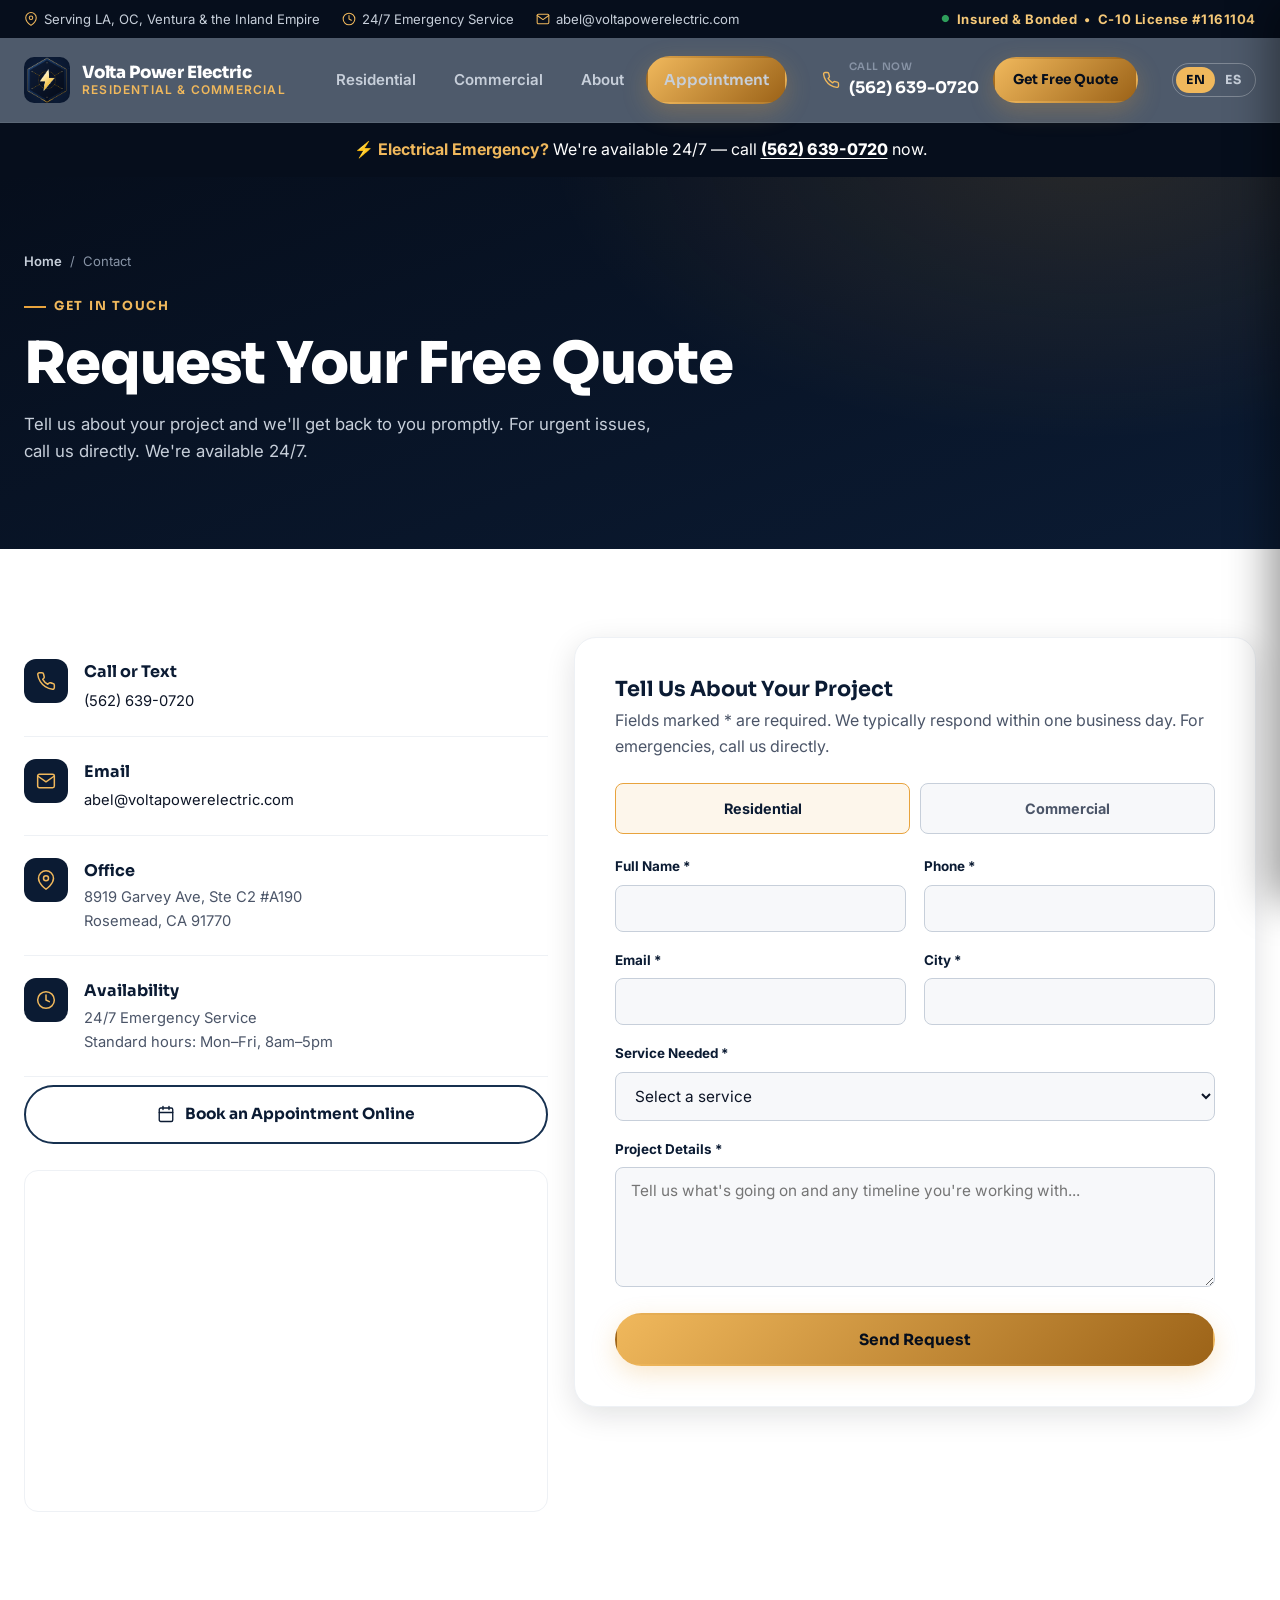
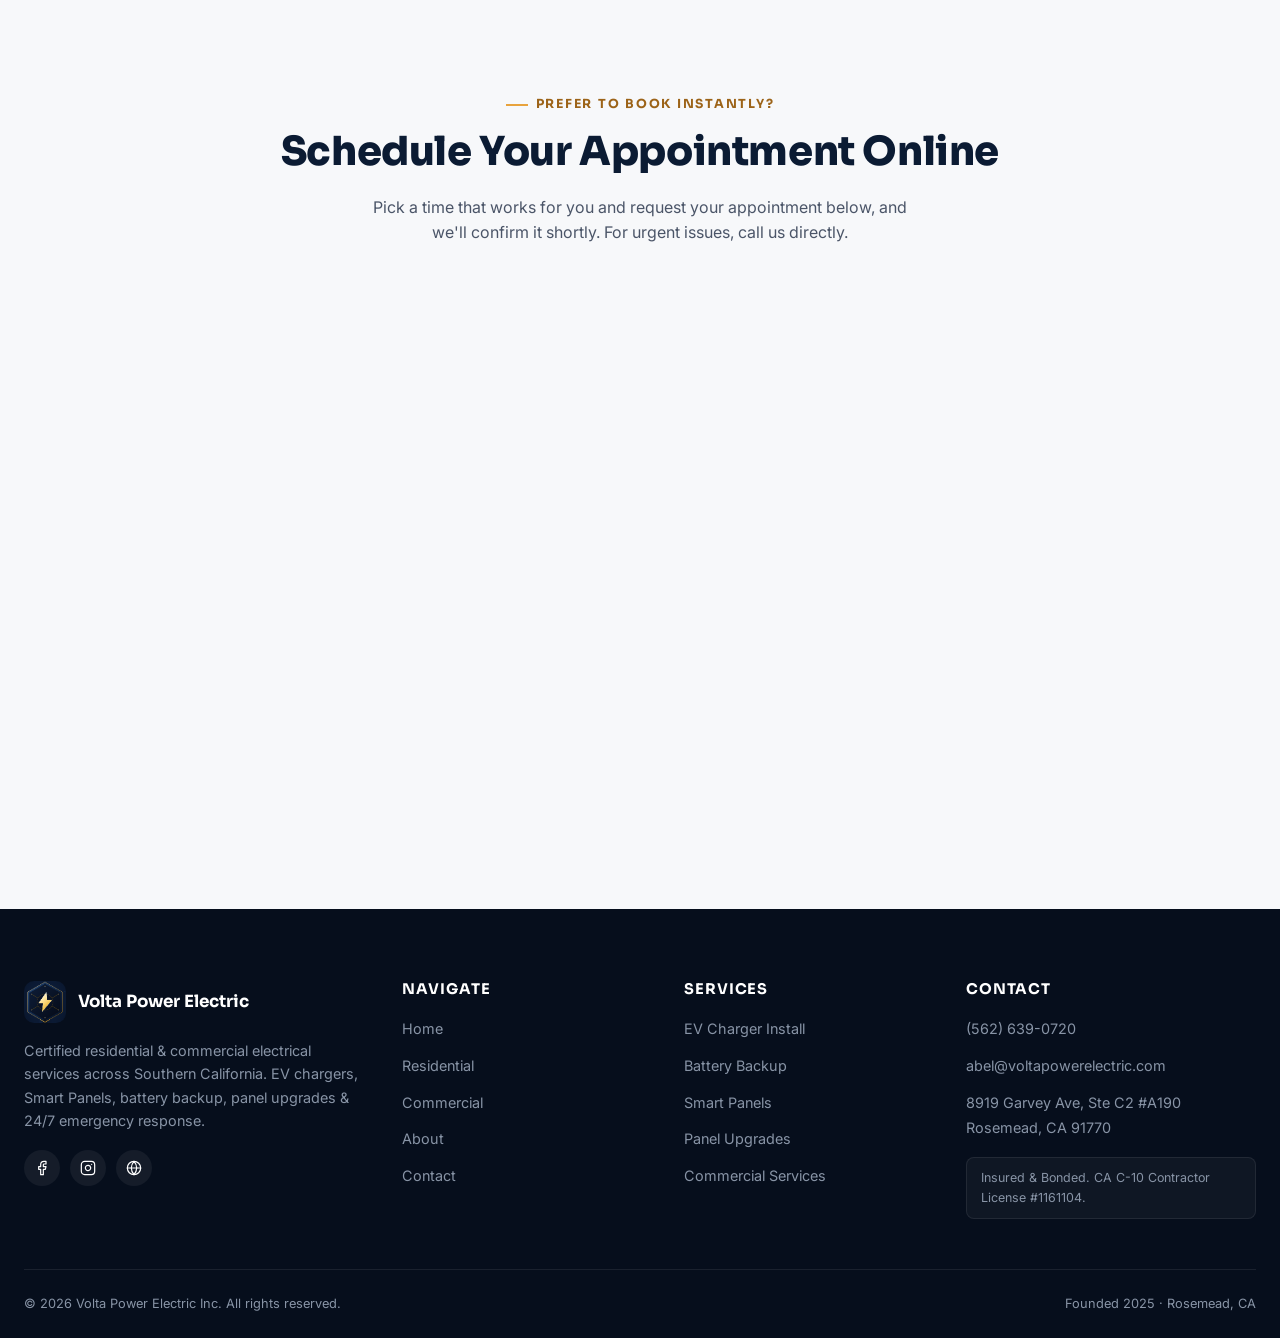
<file: contact.html>
<!DOCTYPE html>
<html lang="en">
<head>
<meta charset="UTF-8">
<meta name="viewport" content="width=device-width, initial-scale=1.0">
<title>Contact Volta Power Electric | Free Quote &amp; 24/7 Emergency Service</title>
<meta name="description" content="Request a free quote or call (562) 639-0720 for 24/7 emergency electrical service. Serving LA, Orange County, Ventura &amp; the Inland Empire.">
<meta name="robots" content="index, follow">
<link rel="canonical" href="https://voltapowerelectric.com/contact.html">
<link rel="alternate" hreflang="en" href="https://voltapowerelectric.com/contact.html">
<link rel="alternate" hreflang="es" href="https://voltapowerelectric.com/es/contacto.html">
<link rel="alternate" hreflang="x-default" href="https://voltapowerelectric.com/contact.html">
<meta name="theme-color" content="#0b1b33">
<link rel="icon" type="image/png" href="assets/images/favicon-32.png">
<link rel="apple-touch-icon" href="assets/images/apple-touch-icon.png">
<meta property="og:type" content="website">
<meta property="og:site_name" content="Volta Power Electric">
<meta property="og:title" content="Contact Volta Power Electric | Free Quote &amp; 24/7 Emergency Service">
<meta property="og:description" content="Request a free quote or call (562) 639-0720 for 24/7 emergency electrical service. Serving LA, Orange County, Ventura &amp; the Inland Empire.">
<meta property="og:url" content="https://voltapowerelectric.com/contact.html">
<meta property="og:image" content="https://voltapowerelectric.com/assets/images/logo-full.png">
<meta property="og:image:width" content="3000">
<meta property="og:image:height" content="3500">
<meta property="og:locale" content="en_US">
<meta name="twitter:card" content="summary_large_image">
<meta name="twitter:title" content="Contact Volta Power Electric | Free Quote &amp; 24/7 Emergency Service">
<meta name="twitter:description" content="Request a free quote or call (562) 639-0720 for 24/7 emergency electrical service. Serving LA, Orange County, Ventura &amp; the Inland Empire.">
<meta name="twitter:image" content="https://voltapowerelectric.com/assets/images/logo-full.png">
<link rel="preconnect" href="https://fonts.googleapis.com">
<link rel="preconnect" href="https://fonts.gstatic.com" crossorigin>
<link href="https://fonts.googleapis.com/css2?family=Inter:wght@400;500;600;700;800&family=Sora:wght@600;700;800&display=swap" rel="stylesheet">
<link rel="stylesheet" href="css/style.css?v=11">

<script type="application/ld+json">
{
  "@context": "https://schema.org",
  "@type": "Electrician",
  "@id": "https://voltapowerelectric.com/#business",
  "name": "Volta Power Electric",
  "legalName": "Volta Power Electric Inc.",
  "knowsLanguage": ["en", "es"],
  "url": "https://voltapowerelectric.com/",
  "image": "https://voltapowerelectric.com/assets/images/logo-full.png",
  "logo": "https://voltapowerelectric.com/assets/images/logo-full.png",
  "telephone": "+1-562-639-0720",
  "email": "abel@voltapowerelectric.com",
  "priceRange": "$$",
  "foundingDate": "2025",
  "founder": {
    "@type": "Person",
    "name": "Abel Chavira"
  },
  "address": {
    "@type": "PostalAddress",
    "streetAddress": "8919 Garvey Ave, Ste C2 #A190",
    "addressLocality": "Rosemead",
    "addressRegion": "CA",
    "postalCode": "91770",
    "addressCountry": "US"
  },
  "areaServed": [
    {
      "@type": "AdministrativeArea",
      "name": "Los Angeles County"
    },
    {
      "@type": "AdministrativeArea",
      "name": "Orange County"
    },
    {
      "@type": "AdministrativeArea",
      "name": "Ventura County"
    },
    {
      "@type": "AdministrativeArea",
      "name": "Inland Empire"
    }
  ],
  "openingHoursSpecification": [
    {
      "@type": "OpeningHoursSpecification",
      "dayOfWeek": [
        "Monday",
        "Tuesday",
        "Wednesday",
        "Thursday",
        "Friday"
      ],
      "opens": "08:00",
      "closes": "17:00"
    }
  ],
  "hasCredential": {
    "@type": "Credential",
    "credentialCategory": "License",
    "name": "CA C-10 Electrical Contractor License",
    "identifier": "1161104"
  },
  "sameAs": [
    "https://www.google.com/search?q=Volta+Power+Electric+Rosemead+CA"
  ],
  "hasOfferCatalog": {
    "@type": "OfferCatalog",
    "name": "Electrical Services",
    "itemListElement": [
      {
        "@type": "Offer",
        "itemOffered": {
          "@type": "Service",
          "name": "EV Charger Installation"
        }
      },
      {
        "@type": "Offer",
        "itemOffered": {
          "@type": "Service",
          "name": "Electrical Panel Upgrades"
        }
      },
      {
        "@type": "Offer",
        "itemOffered": {
          "@type": "Service",
          "name": "Smart Panel Installation"
        }
      },
      {
        "@type": "Offer",
        "itemOffered": {
          "@type": "Service",
          "name": "Battery Backup Installation"
        }
      },
      {
        "@type": "Offer",
        "itemOffered": {
          "@type": "Service",
          "name": "Generator Installation"
        }
      },
      {
        "@type": "Offer",
        "itemOffered": {
          "@type": "Service",
          "name": "Home & ADU Rewiring"
        }
      },
      {
        "@type": "Offer",
        "itemOffered": {
          "@type": "Service",
          "name": "Electrical Troubleshooting & Repair"
        }
      },
      {
        "@type": "Offer",
        "itemOffered": {
          "@type": "Service",
          "name": "Lighting Design & Installation"
        }
      },
      {
        "@type": "Offer",
        "itemOffered": {
          "@type": "Service",
          "name": "Commercial Tenant Improvements"
        }
      },
      {
        "@type": "Offer",
        "itemOffered": {
          "@type": "Service",
          "name": "Commercial Maintenance Contracts"
        }
      }
    ]
  }
}
</script>
<script type="application/ld+json">
{
  "@context": "https://schema.org",
  "@type": "BreadcrumbList",
  "itemListElement": [
    {
      "@type": "ListItem",
      "position": 1,
      "name": "Home",
      "item": "https://voltapowerelectric.com/"
    },
    {
      "@type": "ListItem",
      "position": 2,
      "name": "Contact",
      "item": "https://voltapowerelectric.com/contact.html"
    }
  ]
}
</script>
</head>
<body>
<a class="skip-link" href="#main-content">Skip to main content</a>

<div class="top-bar">
  <div class="container">
    <div class="top-bar-left">
      <span><svg aria-hidden="true" focusable="false" viewBox="0 0 24 24" fill="none" stroke="currentColor" stroke-width="1.8" stroke-linecap="round" stroke-linejoin="round"><path d="M21 10c0 7-9 13-9 13s-9-6-9-13a9 9 0 0 1 18 0z"></path><circle cx="12" cy="10" r="3"></circle></svg> Serving LA, OC, Ventura &amp; the Inland Empire</span>
      <span><svg aria-hidden="true" focusable="false" viewBox="0 0 24 24" fill="none" stroke="currentColor" stroke-width="1.8" stroke-linecap="round" stroke-linejoin="round"><circle cx="12" cy="12" r="10"></circle><polyline points="12 6 12 12 16 14"></polyline></svg> 24/7 Emergency Service</span>
      <span><svg aria-hidden="true" focusable="false" viewBox="0 0 24 24" fill="none" stroke="currentColor" stroke-width="1.8" stroke-linecap="round" stroke-linejoin="round"><path d="M4 4h16c1.1 0 2 .9 2 2v12c0 1.1-.9 2-2 2H4c-1.1 0-2-.9-2-2V6c0-1.1.9-2 2-2z"></path><polyline points="22,6 12,13 2,6"></polyline></svg> abel@voltapowerelectric.com</span>
    </div>
    <div class="top-bar-badge">Insured &amp; Bonded &nbsp;•&nbsp; C-10 License #1161104</div>
  </div>
</div>

<header class="site-header">
  <div class="container header-inner">
    <a href="index.html" class="brand">
      <img src="assets/images/logo-icon.png" alt="Volta Power Electric logo">
      <div class="brand-text">
        <strong>Volta Power Electric</strong>
        <span>Residential &amp; Commercial</span>
      </div>
    </a>
    <nav class="main-nav">
      <a href="residential.html">Residential</a>
      <a href="commercial.html">Commercial</a>
      <a href="about.html">About</a>
      <a href="contact.html#book-online" class="btn btn-gold btn-sm">Appointment</a>
    </nav>
    <div class="header-cta">
      <a href="tel:+15626390720" class="header-phone">
        <svg aria-hidden="true" focusable="false" viewBox="0 0 24 24" fill="none" stroke="currentColor" stroke-width="1.8" stroke-linecap="round" stroke-linejoin="round"><path d="M22 16.92v3a2 2 0 0 1-2.18 2 19.79 19.79 0 0 1-8.63-3.07 19.5 19.5 0 0 1-6-6 19.79 19.79 0 0 1-3.07-8.67A2 2 0 0 1 4.11 2h3a2 2 0 0 1 2 1.72c.127.96.361 1.903.7 2.81a2 2 0 0 1-.45 2.11L8.09 9.91a16 16 0 0 0 6 6l1.27-1.27a2 2 0 0 1 2.11-.45c.907.339 1.85.573 2.81.7A2 2 0 0 1 22 16.92z"></path></svg>
        <span><small>Call Now</small>(562) 639-0720</span>
      </a>
      <a href="contact.html" class="btn btn-gold btn-sm">Get Free Quote</a>
    </div>
    <div class="lang-toggle" role="group" aria-label="Language / Idioma"><a href="/contact.html" lang="en" hreflang="en" class="is-active" aria-current="true">EN</a><a href="/es/contacto.html" lang="es" hreflang="es">ES</a></div>
    <button class="nav-toggle" aria-label="Toggle navigation"><span></span></button>
  </div>
</header>
<div class="nav-scrim"></div>
<nav class="mobile-nav">
  <a href="index.html">Home</a>
  <a href="residential.html">Residential</a>
  <a href="commercial.html">Commercial</a>
  <a href="about.html">About</a>
  <a href="contact.html#book-online">Appointment</a>
  <a href="/es/contacto.html" lang="es" hreflang="es">Español</a>
  <a href="tel:+15626390720" class="btn btn-gold btn-block">Call (562) 639-0720</a>
</nav>

<main id="main-content">
<!-- ============ EMERGENCY BANNER ============ -->
<div class="emergency-banner">
  <div class="container">
    <span>⚡ <strong>Electrical Emergency?</strong> We're available 24/7 — call <a href="tel:+15626390720">(562) 639-0720</a> now.</span>
  </div>
</div>

<!-- ============ PAGE HERO ============ -->
<section class="page-hero">
  <div class="container">
    <div class="breadcrumb"><a href="index.html">Home</a> / <span>Contact</span></div>
    <span class="eyebrow">Get In Touch</span>
    <h1>Request Your Free Quote</h1>
    <p>Tell us about your project and we'll get back to you promptly. For urgent issues, call us directly. We're available 24/7.</p>
  </div>
</section>

<!-- ============ CONTACT GRID ============ -->
<section class="bg-white">
  <div class="container">
    <div class="grid grid-2" style="grid-template-columns: 1fr 1.3fr; align-items:flex-start;">

      <!-- Contact info column -->
      <div>
        <div class="info-card">
          <div class="icon-wrap"><svg aria-hidden="true" focusable="false" viewBox="0 0 24 24" fill="none" stroke="currentColor" stroke-width="1.8" stroke-linecap="round" stroke-linejoin="round"><path d="M22 16.92v3a2 2 0 0 1-2.18 2 19.79 19.79 0 0 1-8.63-3.07 19.5 19.5 0 0 1-6-6 19.79 19.79 0 0 1-3.07-8.67A2 2 0 0 1 4.11 2h3a2 2 0 0 1 2 1.72c.127.96.361 1.903.7 2.81a2 2 0 0 1-.45 2.11L8.09 9.91a16 16 0 0 0 6 6l1.27-1.27a2 2 0 0 1 2.11-.45c.907.339 1.85.573 2.81.7A2 2 0 0 1 22 16.92z"></path></svg></div>
          <div>
            <strong>Call or Text</strong>
            <a href="tel:+15626390720">(562) 639-0720</a>
          </div>
        </div>
        <div class="info-card">
          <div class="icon-wrap"><svg aria-hidden="true" focusable="false" viewBox="0 0 24 24" fill="none" stroke="currentColor" stroke-width="1.8" stroke-linecap="round" stroke-linejoin="round"><path d="M4 4h16c1.1 0 2 .9 2 2v12c0 1.1-.9 2-2 2H4c-1.1 0-2-.9-2-2V6c0-1.1.9-2 2-2z"></path><polyline points="22,6 12,13 2,6"></polyline></svg></div>
          <div>
            <strong>Email</strong>
            <a href="mailto:abel@voltapowerelectric.com">abel@voltapowerelectric.com</a>
          </div>
        </div>
        <div class="info-card">
          <div class="icon-wrap"><svg aria-hidden="true" focusable="false" viewBox="0 0 24 24" fill="none" stroke="currentColor" stroke-width="1.8" stroke-linecap="round" stroke-linejoin="round"><path d="M21 10c0 7-9 13-9 13s-9-6-9-13a9 9 0 0 1 18 0z"></path><circle cx="12" cy="10" r="3"></circle></svg></div>
          <div>
            <strong>Office</strong>
            <p>8919 Garvey Ave, Ste C2 #A190<br>Rosemead, CA 91770</p>
          </div>
        </div>
        <div class="info-card">
          <div class="icon-wrap"><svg aria-hidden="true" focusable="false" viewBox="0 0 24 24" fill="none" stroke="currentColor" stroke-width="1.8" stroke-linecap="round" stroke-linejoin="round"><circle cx="12" cy="12" r="10"></circle><polyline points="12 6 12 12 16 14"></polyline></svg></div>
          <div>
            <strong>Availability</strong>
            <p>24/7 Emergency Service<br>Standard hours: Mon–Fri, 8am–5pm</p>
          </div>
        </div>

        <a href="#book-online" class="btn btn-outline-navy btn-block" style="margin-top:8px;">
          <svg aria-hidden="true" focusable="false" viewBox="0 0 24 24" fill="none" stroke="currentColor" stroke-width="1.8" stroke-linecap="round" stroke-linejoin="round"><rect x="3" y="4" width="18" height="18" rx="2" ry="2"></rect><line x1="16" y1="2" x2="16" y2="6"></line><line x1="8" y1="2" x2="8" y2="6"></line><line x1="3" y1="10" x2="21" y2="10"></line></svg>
          Book an Appointment Online
        </a>

        <div class="map-frame" style="margin-top:26px;">
          <iframe src="https://www.google.com/maps?q=8919+Garvey+Ave+Ste+C2+%23A190+Rosemead+CA+91770&output=embed" loading="lazy" referrerpolicy="no-referrer-when-downgrade" title="Volta Power Electric location"></iframe>
        </div>
      </div>

      <!-- Contact form column -->
      <div class="form-card">
        <h3 style="margin-bottom:6px;">Tell Us About Your Project</h3>
        <p style="margin-bottom:24px;">Fields marked * are required. We typically respond within one business day. For emergencies, call us directly.</p>

        <p class="form-notice" style="display:none; color:var(--danger); font-weight:700; margin-bottom:16px;"></p>

        <form name="contact" method="POST" data-netlify="true" netlify-honeypot="bot-field" data-contact-form action="/thank-you.html">
          <input type="hidden" name="form-name" value="contact">
          <input type="hidden" name="language" value="English">
          <p class="hp-honeypot" aria-hidden="true">
            <label>Don't fill this out if you're human: <input name="bot-field" tabindex="-1" autocomplete="off"></label>
          </p>

          <div class="field-toggle">
            <label class="toggle-btn is-active">
              <input type="radio" name="service_type" value="Residential" checked>
              Residential
            </label>
            <label class="toggle-btn">
              <input type="radio" name="service_type" value="Commercial">
              Commercial
            </label>
          </div>

          <div class="form-row">
            <div class="field">
              <label for="name">Full Name *</label>
              <input type="text" id="name" name="name" required>
            </div>
            <div class="field">
              <label for="phone">Phone *</label>
              <input type="tel" id="phone" name="phone" required>
            </div>
          </div>

          <div class="form-row">
            <div class="field">
              <label for="email">Email *</label>
              <input type="email" id="email" name="email" required>
            </div>
            <div class="field">
              <label for="city">City *</label>
              <input type="text" id="city" name="city" required>
            </div>
          </div>

          <div class="field">
            <label for="service">Service Needed *</label>
            <select id="service" name="service" required>
              <option value="">Select a service</option>
              <option>Panel Upgrade</option>
              <option>EV Charger Installation</option>
              <option>Battery Backup System</option>
              <option>Smart Panel Installation</option>
              <option>Generator Installation</option>
              <option>Home / ADU Rewire</option>
              <option>Troubleshooting &amp; Repair</option>
              <option>Lighting</option>
              <option>Tenant Improvement / Commercial Build-Out</option>
              <option>Maintenance Contract</option>
              <option>Other</option>
            </select>
          </div>

          <div class="field">
            <label for="message">Project Details *</label>
            <textarea id="message" name="message" required placeholder="Tell us what's going on and any timeline you're working with..."></textarea>
          </div>

          <button type="submit" class="btn btn-gold btn-block">Send Request</button>
        </form>
      </div>
    </div>
  </div>
</section>

<!-- ============ BOOK ONLINE ============ -->
<section class="bg-off" id="book-online">
  <div class="container">
    <div class="section-head center">
      <span class="eyebrow">Prefer to Book Instantly?</span>
      <h2>Schedule Your Appointment Online</h2>
      <p style="max-width:560px; margin:0 auto;">Pick a time that works for you and request your appointment below, and we'll confirm it shortly. For urgent issues, call us directly.</p>
    </div>
    <iframe id="gcaid-booking-widget" src="https://gcaid.app/book/0b168282-c98c-4b4b-8037-6844bbbb0c1e" style="width:100%;border:0;min-height:520px" title="Book an appointment"></iframe>
  </div>
</section>
<script>
  window.addEventListener('message', function (e) {
    if (e.data && e.data.type === 'gcaid-booking-resize') {
      var f = document.getElementById('gcaid-booking-widget')
      if (f) f.style.height = e.data.height + 'px'
    }
  })
</script>
</main>

<!-- ============ FOOTER ============ -->
<footer class="site-footer">
  <div class="container">
    <div class="footer-grid">
      <div>
        <div class="footer-brand">
          <img src="assets/images/logo-icon.png" alt="Volta Power Electric logo">
          <strong>Volta Power Electric</strong>
        </div>
        <p>Certified residential &amp; commercial electrical services across Southern California. EV chargers, Smart Panels, battery backup, panel upgrades &amp; 24/7 emergency response.</p>
        <div class="footer-social">
          <a href="#" aria-label="Facebook"><svg aria-hidden="true" focusable="false" viewBox="0 0 24 24" fill="none" stroke="currentColor" stroke-width="1.8" stroke-linecap="round" stroke-linejoin="round"><path d="M18 2h-3a5 5 0 0 0-5 5v3H7v4h3v8h4v-8h3l1-4h-4V7a1 1 0 0 1 1-1h3z"></path></svg></a>
          <a href="https://www.instagram.com/voltapowerelectric?stkn=NTc4MTIwNjQ2YQ==" aria-label="Instagram" target="_blank" rel="noopener"><svg aria-hidden="true" focusable="false" viewBox="0 0 24 24" fill="none" stroke="currentColor" stroke-width="1.8" stroke-linecap="round" stroke-linejoin="round"><rect x="2" y="2" width="20" height="20" rx="5" ry="5"></rect><path d="M16 11.37A4 4 0 1 1 12.63 8 4 4 0 0 1 16 11.37z"></path><line x1="17.5" y1="6.5" x2="17.51" y2="6.5"></line></svg></a>
          <a href="https://www.google.com/search?q=Volta+Power+Electric+Rosemead+CA" target="_blank" rel="noopener" aria-label="Google Reviews"><svg aria-hidden="true" focusable="false" viewBox="0 0 24 24" fill="none" stroke="currentColor" stroke-width="1.8" stroke-linecap="round" stroke-linejoin="round"><circle cx="12" cy="12" r="10"></circle><line x1="2" y1="12" x2="22" y2="12"></line><path d="M12 2a15.3 15.3 0 0 1 4 10 15.3 15.3 0 0 1-4 10 15.3 15.3 0 0 1-4-10 15.3 15.3 0 0 1 4-10z"></path></svg></a>
        </div>
      </div>
      <div>
        <h4>Navigate</h4>
        <ul class="footer-links">
          <li><a href="index.html">Home</a></li>
          <li><a href="residential.html">Residential</a></li>
          <li><a href="commercial.html">Commercial</a></li>
          <li><a href="about.html">About</a></li>
          <li><a href="contact.html">Contact</a></li>
        </ul>
      </div>
      <div>
        <h4>Services</h4>
        <ul class="footer-links">
          <li><a href="residential.html#ev-charger">EV Charger Install</a></li>
          <li><a href="residential.html#battery-backup">Battery Backup</a></li>
          <li><a href="residential.html#smart-panels">Smart Panels</a></li>
          <li><a href="residential.html#panel-upgrades">Panel Upgrades</a></li>
          <li><a href="commercial.html">Commercial Services</a></li>
        </ul>
      </div>
      <div>
        <h4>Contact</h4>
        <ul class="footer-links">
          <li><a href="tel:+15626390720">(562) 639-0720</a></li>
          <li><a href="mailto:abel@voltapowerelectric.com">abel@voltapowerelectric.com</a></li>
          <li><a href="https://maps.google.com/?q=8919+Garvey+Ave+Ste+C2+%23A190+Rosemead+CA+91770" target="_blank" rel="noopener">8919 Garvey Ave, Ste C2 #A190<br>Rosemead, CA 91770</a></li>
        </ul>
        <div class="license-note">Insured &amp; Bonded. CA C-10 Contractor License #1161104.</div>
      </div>
    </div>
    <div class="footer-bottom">
      <span>© <span data-year></span> Volta Power Electric Inc. All rights reserved.</span>
      <span>Founded 2025 · Rosemead, CA</span>
    </div>
  </div>
</footer>

<div class="sticky-call">
  <a href="tel:+15626390720" class="btn btn-gold btn-block">Call Now</a>
  <a href="#book-online" class="btn btn-block" style="background:transparent;border:2px solid rgba(255,255,255,.4);color:#fff;">Book Online</a>
</div>

<script src="js/main.js?v=1"></script>
</body>
</html>
</file>
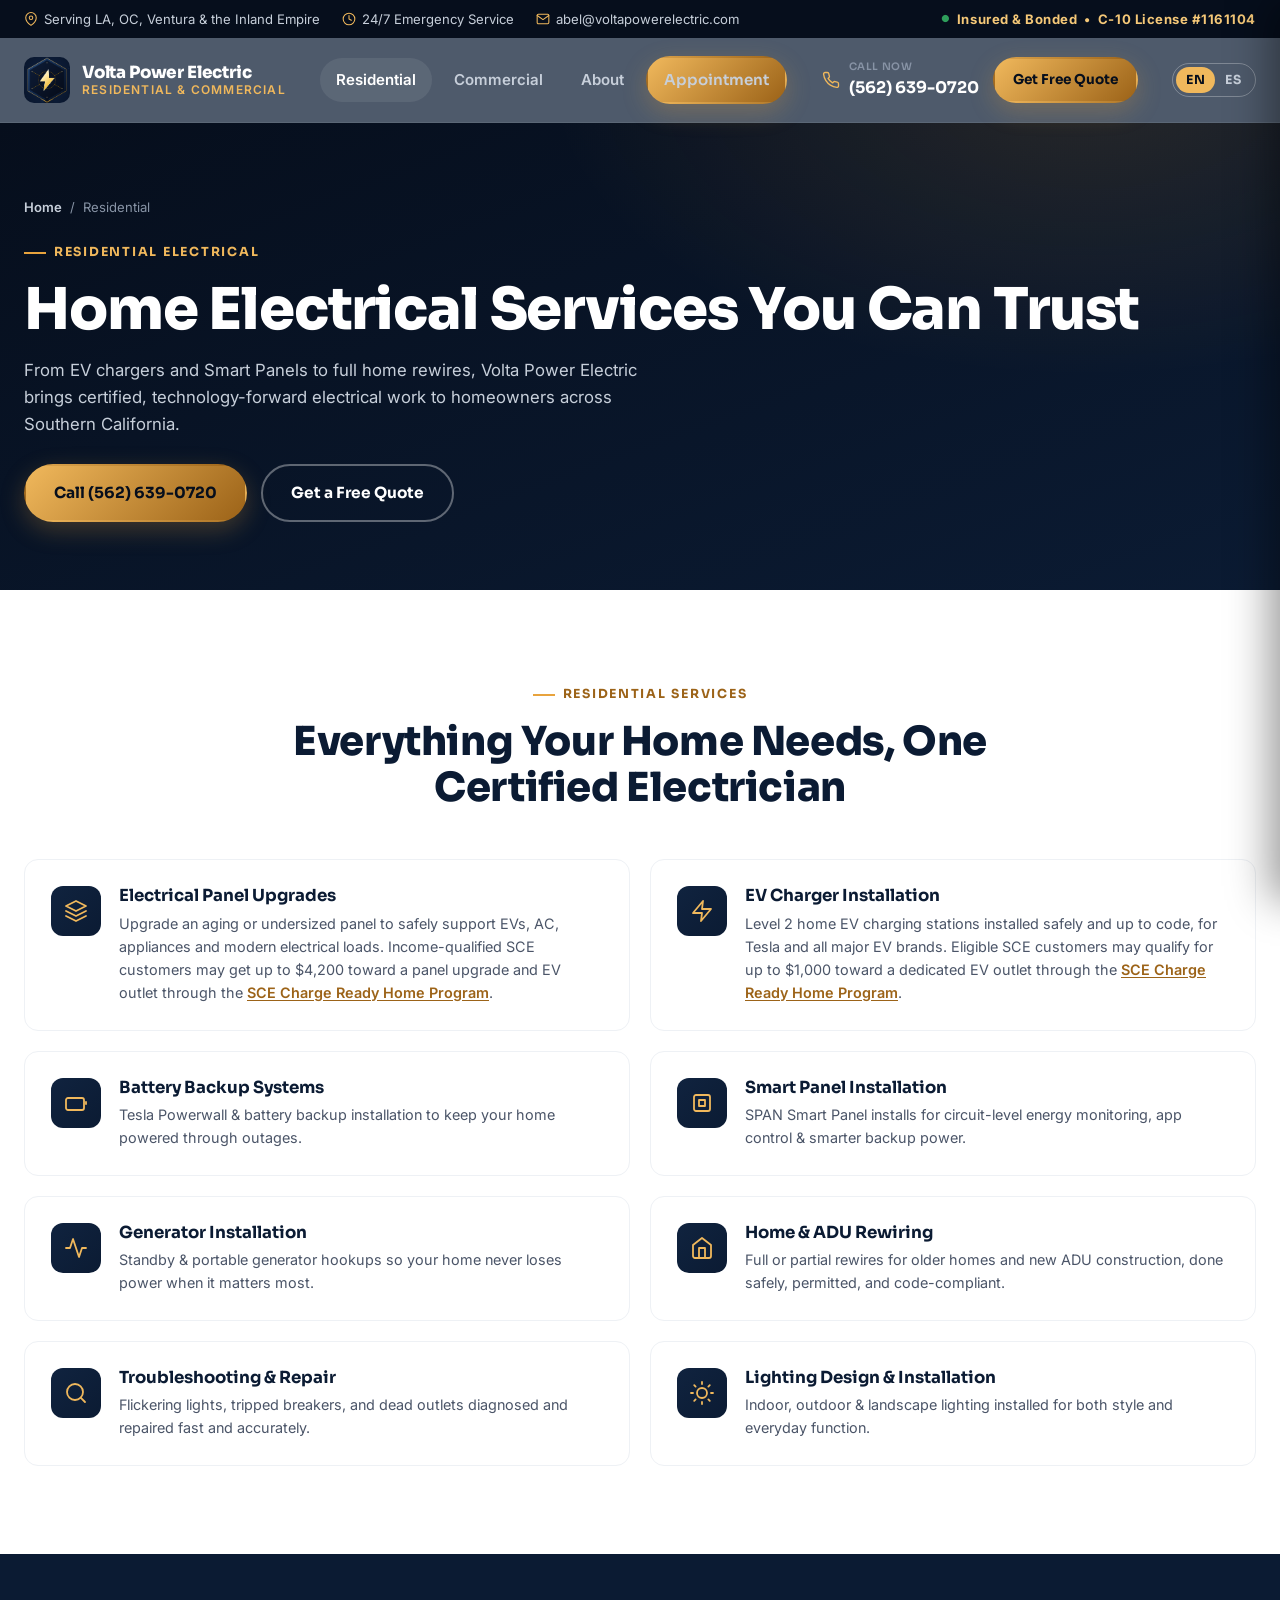
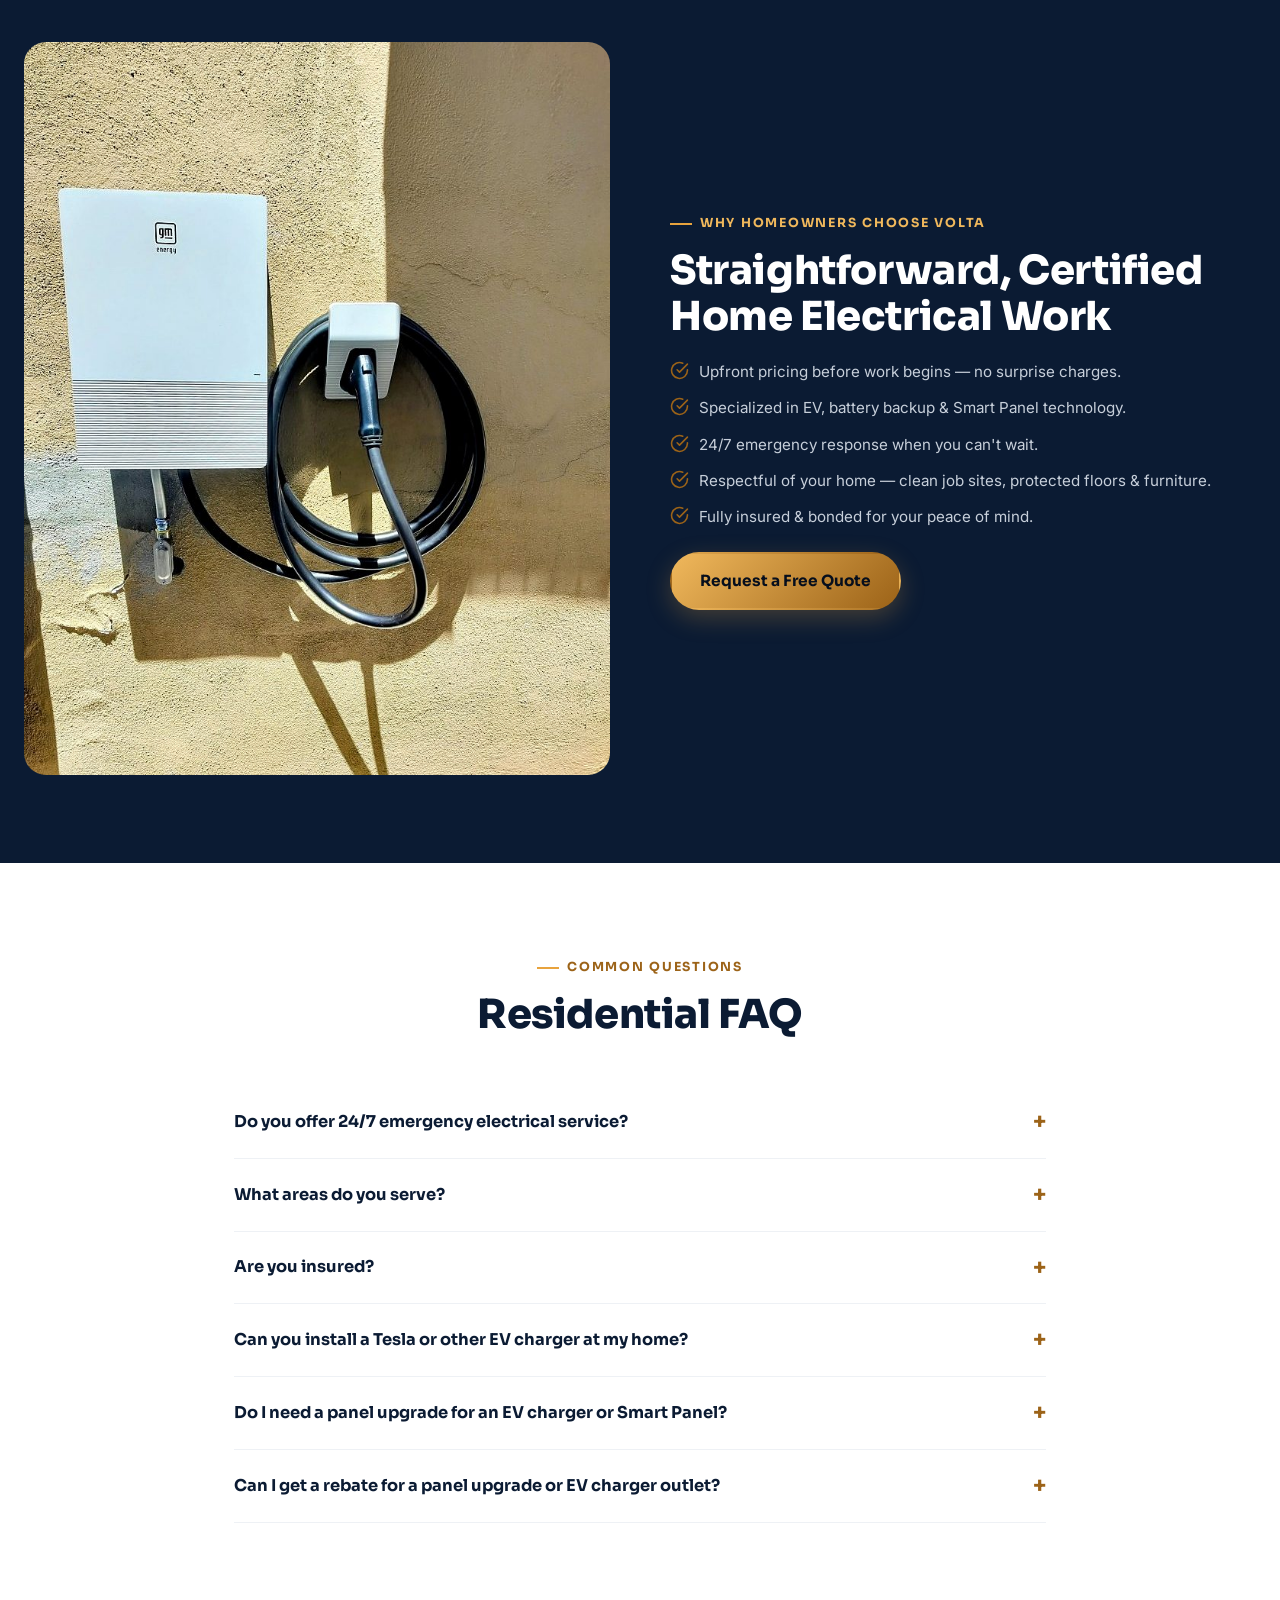
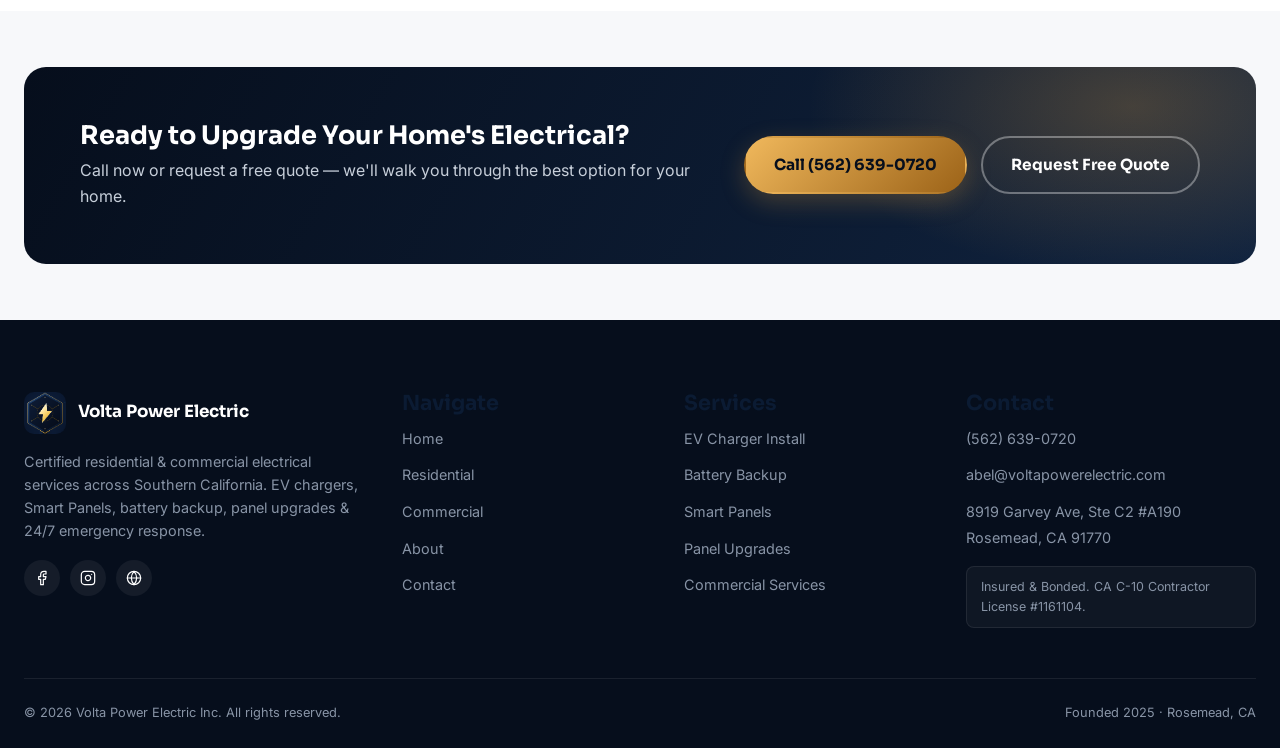
<file: residential.html>
<!DOCTYPE html>
<html lang="en">
<head>
<meta charset="UTF-8">
<meta name="viewport" content="width=device-width, initial-scale=1.0">
<title>Residential Electrician in Southern California | Volta Power Electric</title>
<meta name="description" content="EV chargers, panel upgrades, Smart Panels, battery backup, ADU rewires &amp; troubleshooting for homes across LA, Orange County, Ventura County &amp; the Inland Empire.">
<meta name="robots" content="index, follow">
<link rel="canonical" href="https://voltapowerelectric.com/residential.html">
<link rel="alternate" hreflang="en" href="https://voltapowerelectric.com/residential.html">
<link rel="alternate" hreflang="es" href="https://voltapowerelectric.com/es/residencial.html">
<link rel="alternate" hreflang="x-default" href="https://voltapowerelectric.com/residential.html">
<meta name="theme-color" content="#0b1b33">
<link rel="icon" type="image/png" href="assets/images/favicon-32.png">
<link rel="apple-touch-icon" href="assets/images/apple-touch-icon.png">
<meta property="og:type" content="website">
<meta property="og:site_name" content="Volta Power Electric">
<meta property="og:title" content="Residential Electrician in Southern California | Volta Power Electric">
<meta property="og:description" content="EV chargers, panel upgrades, Smart Panels, battery backup, ADU rewires &amp; troubleshooting for homes across LA, Orange County, Ventura County &amp; the Inland Empire.">
<meta property="og:url" content="https://voltapowerelectric.com/residential.html">
<meta property="og:image" content="https://voltapowerelectric.com/assets/images/logo-full.png">
<meta property="og:image:width" content="3000">
<meta property="og:image:height" content="3500">
<meta property="og:locale" content="en_US">
<meta name="twitter:card" content="summary_large_image">
<meta name="twitter:title" content="Residential Electrician in Southern California | Volta Power Electric">
<meta name="twitter:description" content="EV chargers, panel upgrades, Smart Panels, battery backup, ADU rewires &amp; troubleshooting for homes across LA, Orange County, Ventura County &amp; the Inland Empire.">
<meta name="twitter:image" content="https://voltapowerelectric.com/assets/images/logo-full.png">
<link rel="preconnect" href="https://fonts.googleapis.com">
<link rel="preconnect" href="https://fonts.gstatic.com" crossorigin>
<link href="https://fonts.googleapis.com/css2?family=Inter:wght@400;500;600;700;800&family=Sora:wght@600;700;800&display=swap" rel="stylesheet">
<link rel="stylesheet" href="css/style.css?v=11">

<script type="application/ld+json">
{
  "@context": "https://schema.org",
  "@type": "Electrician",
  "@id": "https://voltapowerelectric.com/#business",
  "name": "Volta Power Electric",
  "legalName": "Volta Power Electric Inc.",
  "knowsLanguage": ["en", "es"],
  "url": "https://voltapowerelectric.com/",
  "image": "https://voltapowerelectric.com/assets/images/logo-full.png",
  "logo": "https://voltapowerelectric.com/assets/images/logo-full.png",
  "telephone": "+1-562-639-0720",
  "email": "abel@voltapowerelectric.com",
  "priceRange": "$$",
  "foundingDate": "2025",
  "founder": {
    "@type": "Person",
    "name": "Abel Chavira"
  },
  "address": {
    "@type": "PostalAddress",
    "streetAddress": "8919 Garvey Ave, Ste C2 #A190",
    "addressLocality": "Rosemead",
    "addressRegion": "CA",
    "postalCode": "91770",
    "addressCountry": "US"
  },
  "areaServed": [
    {
      "@type": "AdministrativeArea",
      "name": "Los Angeles County"
    },
    {
      "@type": "AdministrativeArea",
      "name": "Orange County"
    },
    {
      "@type": "AdministrativeArea",
      "name": "Ventura County"
    },
    {
      "@type": "AdministrativeArea",
      "name": "Inland Empire"
    }
  ],
  "openingHoursSpecification": [
    {
      "@type": "OpeningHoursSpecification",
      "dayOfWeek": [
        "Monday",
        "Tuesday",
        "Wednesday",
        "Thursday",
        "Friday"
      ],
      "opens": "08:00",
      "closes": "17:00"
    }
  ],
  "hasCredential": {
    "@type": "Credential",
    "credentialCategory": "License",
    "name": "CA C-10 Electrical Contractor License",
    "identifier": "1161104"
  },
  "sameAs": [
    "https://www.google.com/search?q=Volta+Power+Electric+Rosemead+CA"
  ],
  "hasOfferCatalog": {
    "@type": "OfferCatalog",
    "name": "Electrical Services",
    "itemListElement": [
      {
        "@type": "Offer",
        "itemOffered": {
          "@type": "Service",
          "name": "EV Charger Installation"
        }
      },
      {
        "@type": "Offer",
        "itemOffered": {
          "@type": "Service",
          "name": "Electrical Panel Upgrades"
        }
      },
      {
        "@type": "Offer",
        "itemOffered": {
          "@type": "Service",
          "name": "Smart Panel Installation"
        }
      },
      {
        "@type": "Offer",
        "itemOffered": {
          "@type": "Service",
          "name": "Battery Backup Installation"
        }
      },
      {
        "@type": "Offer",
        "itemOffered": {
          "@type": "Service",
          "name": "Generator Installation"
        }
      },
      {
        "@type": "Offer",
        "itemOffered": {
          "@type": "Service",
          "name": "Home & ADU Rewiring"
        }
      },
      {
        "@type": "Offer",
        "itemOffered": {
          "@type": "Service",
          "name": "Electrical Troubleshooting & Repair"
        }
      },
      {
        "@type": "Offer",
        "itemOffered": {
          "@type": "Service",
          "name": "Lighting Design & Installation"
        }
      },
      {
        "@type": "Offer",
        "itemOffered": {
          "@type": "Service",
          "name": "Commercial Tenant Improvements"
        }
      },
      {
        "@type": "Offer",
        "itemOffered": {
          "@type": "Service",
          "name": "Commercial Maintenance Contracts"
        }
      }
    ]
  }
}
</script>
<script type="application/ld+json">
{
  "@context": "https://schema.org",
  "@type": "BreadcrumbList",
  "itemListElement": [
    {
      "@type": "ListItem",
      "position": 1,
      "name": "Home",
      "item": "https://voltapowerelectric.com/"
    },
    {
      "@type": "ListItem",
      "position": 2,
      "name": "Residential",
      "item": "https://voltapowerelectric.com/residential.html"
    }
  ]
}
</script>
<script type="application/ld+json">
{
  "@context": "https://schema.org",
  "@type": "FAQPage",
  "mainEntity": [
    {
      "@type": "Question",
      "name": "Do you offer 24/7 emergency electrical service?",
      "acceptedAnswer": {
        "@type": "Answer",
        "text": "Yes. Volta Power Electric provides 24/7 emergency response for urgent electrical issues across our Southern California service area."
      }
    },
    {
      "@type": "Question",
      "name": "What areas do you serve?",
      "acceptedAnswer": {
        "@type": "Answer",
        "text": "We serve homeowners across Los Angeles County, Orange County, Ventura County and the Inland Empire."
      }
    },
    {
      "@type": "Question",
      "name": "Are you insured?",
      "acceptedAnswer": {
        "@type": "Answer",
        "text": "Yes, Volta Power Electric is fully insured and bonded, and holds an active CA C-10 Contractor License (#1161104)."
      }
    },
    {
      "@type": "Question",
      "name": "Can you install a Tesla or other EV charger at my home?",
      "acceptedAnswer": {
        "@type": "Answer",
        "text": "Yes, we install Level 2 EV chargers for Tesla and all major EV brands, sized correctly to your panel and household load."
      }
    },
    {
      "@type": "Question",
      "name": "Do I need a panel upgrade for an EV charger or Smart Panel?",
      "acceptedAnswer": {
        "@type": "Answer",
        "text": "It depends on your home's existing electrical service. We provide a free on-site assessment to determine what's needed before quoting any work."
      }
    },
    {
      "@type": "Question",
      "name": "Can I get a rebate for a panel upgrade or EV charger outlet?",
      "acceptedAnswer": {
        "@type": "Answer",
        "text": "If you're an income-qualified SCE customer or live in a state-designated disadvantaged community, SCE's Charge Ready Home Program offers up to $4,200 toward a panel upgrade with a Level 2 EV outlet, or up to $1,000 for an EV outlet only. Volta Power Electric is an SCE Charge Ready Home Program Participating Contractor and can help you apply."
      }
    }
  ]
}
</script>
</head>
<body>
<a class="skip-link" href="#main-content">Skip to main content</a>

<div class="top-bar">
  <div class="container">
    <div class="top-bar-left">
      <span><svg aria-hidden="true" focusable="false" viewBox="0 0 24 24" fill="none" stroke="currentColor" stroke-width="1.8" stroke-linecap="round" stroke-linejoin="round"><path d="M21 10c0 7-9 13-9 13s-9-6-9-13a9 9 0 0 1 18 0z"></path><circle cx="12" cy="10" r="3"></circle></svg> Serving LA, OC, Ventura &amp; the Inland Empire</span>
      <span><svg aria-hidden="true" focusable="false" viewBox="0 0 24 24" fill="none" stroke="currentColor" stroke-width="1.8" stroke-linecap="round" stroke-linejoin="round"><circle cx="12" cy="12" r="10"></circle><polyline points="12 6 12 12 16 14"></polyline></svg> 24/7 Emergency Service</span>
      <span><svg aria-hidden="true" focusable="false" viewBox="0 0 24 24" fill="none" stroke="currentColor" stroke-width="1.8" stroke-linecap="round" stroke-linejoin="round"><path d="M4 4h16c1.1 0 2 .9 2 2v12c0 1.1-.9 2-2 2H4c-1.1 0-2-.9-2-2V6c0-1.1.9-2 2-2z"></path><polyline points="22,6 12,13 2,6"></polyline></svg> abel@voltapowerelectric.com</span>
    </div>
    <div class="top-bar-badge">Insured &amp; Bonded &nbsp;•&nbsp; C-10 License #1161104</div>
  </div>
</div>

<header class="site-header">
  <div class="container header-inner">
    <a href="index.html" class="brand">
      <img src="assets/images/logo-icon.png" alt="Volta Power Electric logo">
      <div class="brand-text">
        <strong>Volta Power Electric</strong>
        <span>Residential &amp; Commercial</span>
      </div>
    </a>
    <nav class="main-nav">
      <a href="residential.html" class="active">Residential</a>
      <a href="commercial.html">Commercial</a>
      <a href="about.html">About</a>
      <a href="contact.html#book-online" class="btn btn-gold btn-sm">Appointment</a>
    </nav>
    <div class="header-cta">
      <a href="tel:+15626390720" class="header-phone">
        <svg aria-hidden="true" focusable="false" viewBox="0 0 24 24" fill="none" stroke="currentColor" stroke-width="1.8" stroke-linecap="round" stroke-linejoin="round"><path d="M22 16.92v3a2 2 0 0 1-2.18 2 19.79 19.79 0 0 1-8.63-3.07 19.5 19.5 0 0 1-6-6 19.79 19.79 0 0 1-3.07-8.67A2 2 0 0 1 4.11 2h3a2 2 0 0 1 2 1.72c.127.96.361 1.903.7 2.81a2 2 0 0 1-.45 2.11L8.09 9.91a16 16 0 0 0 6 6l1.27-1.27a2 2 0 0 1 2.11-.45c.907.339 1.85.573 2.81.7A2 2 0 0 1 22 16.92z"></path></svg>
        <span><small>Call Now</small>(562) 639-0720</span>
      </a>
      <a href="contact.html" class="btn btn-gold btn-sm">Get Free Quote</a>
    </div>
    <div class="lang-toggle" role="group" aria-label="Language / Idioma"><a href="/residential.html" lang="en" hreflang="en" class="is-active" aria-current="true">EN</a><a href="/es/residencial.html" lang="es" hreflang="es">ES</a></div>
    <button class="nav-toggle" aria-label="Toggle navigation"><span></span></button>
  </div>
</header>
<div class="nav-scrim"></div>
<nav class="mobile-nav">
  <a href="index.html">Home</a>
  <a href="residential.html">Residential</a>
  <a href="commercial.html">Commercial</a>
  <a href="about.html">About</a>
  <a href="contact.html#book-online">Appointment</a>
  <a href="/es/residencial.html" lang="es" hreflang="es">Español</a>
  <a href="tel:+15626390720" class="btn btn-gold btn-block">Call (562) 639-0720</a>
</nav>

<main id="main-content">
<!-- ============ PAGE HERO ============ -->
<section class="page-hero">
  <div class="container">
    <div class="breadcrumb"><a href="index.html">Home</a> / <span>Residential</span></div>
    <span class="eyebrow">Residential Electrical</span>
    <h1>Home Electrical Services You Can Trust</h1>
    <p>From EV chargers and Smart Panels to full home rewires, Volta Power Electric brings certified, technology-forward electrical work to homeowners across Southern California.</p>
    <div class="hero-actions" style="margin-top:26px;">
      <a href="tel:+15626390720" class="btn btn-gold">Call (562) 639-0720</a>
      <a href="contact.html" class="btn btn-outline">Get a Free Quote</a>
    </div>
  </div>
</section>

<!-- ============ SERVICE LIST ============ -->
<section class="bg-white">
  <div class="container">
    <div class="section-head center">
      <span class="eyebrow">Residential Services</span>
      <h2>Everything Your Home Needs, One Certified Electrician</h2>
    </div>
    <div class="service-list">
      <div class="service-row" id="panel-upgrades">
        <div class="icon-wrap"><svg aria-hidden="true" focusable="false" viewBox="0 0 24 24" fill="none" stroke="currentColor" stroke-width="1.8" stroke-linecap="round" stroke-linejoin="round"><polygon points="12 2 2 7 12 12 22 7 12 2"></polygon><polyline points="2 17 12 22 22 17"></polyline><polyline points="2 12 12 17 22 12"></polyline></svg></div>
        <div>
          <h3>Electrical Panel Upgrades</h3>
          <p>Upgrade an aging or undersized panel to safely support EVs, AC, appliances and modern electrical loads. Income-qualified SCE customers may get up to $4,200 toward a panel upgrade and EV outlet through the <a href="index.html#sce-rebate">SCE Charge Ready Home Program</a>.</p>
        </div>
      </div>
      <div class="service-row" id="ev-charger">
        <div class="icon-wrap"><svg aria-hidden="true" focusable="false" viewBox="0 0 24 24" fill="none" stroke="currentColor" stroke-width="1.8" stroke-linecap="round" stroke-linejoin="round"><polygon points="13 2 3 14 12 14 11 22 21 10 12 10 13 2"></polygon></svg></div>
        <div>
          <h3>EV Charger Installation</h3>
          <p>Level 2 home EV charging stations installed safely and up to code, for Tesla and all major EV brands. Eligible SCE customers may qualify for up to $1,000 toward a dedicated EV outlet through the <a href="index.html#sce-rebate">SCE Charge Ready Home Program</a>.</p>
        </div>
      </div>
      <div class="service-row" id="battery-backup">
        <div class="icon-wrap"><svg aria-hidden="true" focusable="false" viewBox="0 0 24 24" fill="none" stroke="currentColor" stroke-width="1.8" stroke-linecap="round" stroke-linejoin="round"><rect x="2" y="7" width="18" height="12" rx="2" ry="2"></rect><line x1="22" y1="13" x2="22" y2="11"></line></svg></div>
        <div>
          <h3>Battery Backup Systems</h3>
          <p>Tesla Powerwall &amp; battery backup installation to keep your home powered through outages.</p>
        </div>
      </div>
      <div class="service-row" id="smart-panels">
        <div class="icon-wrap"><svg aria-hidden="true" focusable="false" viewBox="0 0 24 24" fill="none" stroke="currentColor" stroke-width="1.8" stroke-linecap="round" stroke-linejoin="round"><rect x="4" y="4" width="16" height="16" rx="2" ry="2"></rect><rect x="9" y="9" width="6" height="6"></rect></svg></div>
        <div>
          <h3>Smart Panel Installation</h3>
          <p>SPAN Smart Panel installs for circuit-level energy monitoring, app control &amp; smarter backup power.</p>
        </div>
      </div>
      <div class="service-row" id="generators">
        <div class="icon-wrap"><svg aria-hidden="true" focusable="false" viewBox="0 0 24 24" fill="none" stroke="currentColor" stroke-width="1.8" stroke-linecap="round" stroke-linejoin="round"><polyline points="22 12 18 12 15 21 9 3 6 12 2 12"></polyline></svg></div>
        <div>
          <h3>Generator Installation</h3>
          <p>Standby &amp; portable generator hookups so your home never loses power when it matters most.</p>
        </div>
      </div>
      <div class="service-row" id="rewires">
        <div class="icon-wrap"><svg aria-hidden="true" focusable="false" viewBox="0 0 24 24" fill="none" stroke="currentColor" stroke-width="1.8" stroke-linecap="round" stroke-linejoin="round"><path d="M3 9l9-7 9 7v11a2 2 0 0 1-2 2H5a2 2 0 0 1-2-2z"></path><polyline points="9 22 9 12 15 12 15 22"></polyline></svg></div>
        <div>
          <h3>Home &amp; ADU Rewiring</h3>
          <p>Full or partial rewires for older homes and new ADU construction, done safely, permitted, and code-compliant.</p>
        </div>
      </div>
      <div class="service-row" id="troubleshooting">
        <div class="icon-wrap"><svg aria-hidden="true" focusable="false" viewBox="0 0 24 24" fill="none" stroke="currentColor" stroke-width="1.8" stroke-linecap="round" stroke-linejoin="round"><circle cx="11" cy="11" r="8"></circle><line x1="21" y1="21" x2="16.65" y2="16.65"></line></svg></div>
        <div>
          <h3>Troubleshooting &amp; Repair</h3>
          <p>Flickering lights, tripped breakers, and dead outlets diagnosed and repaired fast and accurately.</p>
        </div>
      </div>
      <div class="service-row" id="lighting">
        <div class="icon-wrap"><svg aria-hidden="true" focusable="false" viewBox="0 0 24 24" fill="none" stroke="currentColor" stroke-width="1.8" stroke-linecap="round" stroke-linejoin="round"><circle cx="12" cy="12" r="5"></circle><line x1="12" y1="1" x2="12" y2="3"></line><line x1="12" y1="21" x2="12" y2="23"></line><line x1="4.22" y1="4.22" x2="5.64" y2="5.64"></line><line x1="18.36" y1="18.36" x2="19.78" y2="19.78"></line><line x1="1" y1="12" x2="3" y2="12"></line><line x1="21" y1="12" x2="23" y2="12"></line><line x1="4.22" y1="19.78" x2="5.64" y2="18.36"></line><line x1="18.36" y1="5.64" x2="19.78" y2="4.22"></line></svg></div>
        <div>
          <h3>Lighting Design &amp; Installation</h3>
          <p>Indoor, outdoor &amp; landscape lighting installed for both style and everyday function.</p>
        </div>
      </div>
    </div>
  </div>
</section>

<!-- ============ WHY HOMEOWNERS CHOOSE US ============ -->
<section class="bg-navy">
  <div class="container two-col">
    <div style="border-radius:var(--radius-lg); overflow:hidden; aspect-ratio: 4/5;">
      <img src="assets/images/level-2-home-ev-charger-installation.jpg" alt="Level 2 home EV charger with coiled charging cable installed on an exterior stucco wall by Volta Power Electric" loading="lazy" width="768" height="960" style="width:100%; height:100%; object-fit:cover; display:block;">
    </div>
    <div>
      <span class="eyebrow">Why Homeowners Choose Volta</span>
      <h2>Straightforward, Certified Home Electrical Work</h2>
      <ul class="check-list">
        <li><svg aria-hidden="true" focusable="false" viewBox="0 0 24 24" fill="none" stroke="currentColor" stroke-width="2" stroke-linecap="round" stroke-linejoin="round"><path d="M22 11.08V12a10 10 0 1 1-5.93-9.14"></path><polyline points="22 4 12 14.01 9 11.01"></polyline></svg> Upfront pricing before work begins — no surprise charges.</li>
        <li><svg aria-hidden="true" focusable="false" viewBox="0 0 24 24" fill="none" stroke="currentColor" stroke-width="2" stroke-linecap="round" stroke-linejoin="round"><path d="M22 11.08V12a10 10 0 1 1-5.93-9.14"></path><polyline points="22 4 12 14.01 9 11.01"></polyline></svg> Specialized in EV, battery backup &amp; Smart Panel technology.</li>
        <li><svg aria-hidden="true" focusable="false" viewBox="0 0 24 24" fill="none" stroke="currentColor" stroke-width="2" stroke-linecap="round" stroke-linejoin="round"><path d="M22 11.08V12a10 10 0 1 1-5.93-9.14"></path><polyline points="22 4 12 14.01 9 11.01"></polyline></svg> 24/7 emergency response when you can't wait.</li>
        <li><svg aria-hidden="true" focusable="false" viewBox="0 0 24 24" fill="none" stroke="currentColor" stroke-width="2" stroke-linecap="round" stroke-linejoin="round"><path d="M22 11.08V12a10 10 0 1 1-5.93-9.14"></path><polyline points="22 4 12 14.01 9 11.01"></polyline></svg> Respectful of your home — clean job sites, protected floors &amp; furniture.</li>
        <li><svg aria-hidden="true" focusable="false" viewBox="0 0 24 24" fill="none" stroke="currentColor" stroke-width="2" stroke-linecap="round" stroke-linejoin="round"><path d="M22 11.08V12a10 10 0 1 1-5.93-9.14"></path><polyline points="22 4 12 14.01 9 11.01"></polyline></svg> Fully insured &amp; bonded for your peace of mind.</li>
      </ul>
      <a href="contact.html" class="btn btn-gold" style="margin-top:10px;">Request a Free Quote</a>
    </div>
  </div>
</section>

<!-- ============ FAQ ============ -->
<section class="bg-white">
  <div class="container" style="max-width:860px;">
    <div class="section-head center">
      <span class="eyebrow">Common Questions</span>
      <h2>Residential FAQ</h2>
    </div>
    <div class="faq-list">
      <details class="faq-item">
        <summary>Do you offer 24/7 emergency electrical service?</summary>
        <p>Yes. Volta Power Electric provides 24/7 emergency response for urgent electrical issues across our Southern California service area.</p>
      </details>
      <details class="faq-item">
        <summary>What areas do you serve?</summary>
        <p>We serve homeowners across Los Angeles County, Orange County, Ventura County and the Inland Empire.</p>
      </details>
      <details class="faq-item">
        <summary>Are you insured?</summary>
        <p>Yes, Volta Power Electric is fully insured and bonded, and holds an active CA C-10 Contractor License (#1161104).</p>
      </details>
      <details class="faq-item">
        <summary>Can you install a Tesla or other EV charger at my home?</summary>
        <p>Yes, we install Level 2 EV chargers for Tesla and all major EV brands, sized correctly to your panel and household load.</p>
      </details>
      <details class="faq-item">
        <summary>Do I need a panel upgrade for an EV charger or Smart Panel?</summary>
        <p>It depends on your home's existing electrical service. We provide a free on-site assessment to determine what's needed before quoting any work.</p>
      </details>
      <details class="faq-item">
        <summary>Can I get a rebate for a panel upgrade or EV charger outlet?</summary>
        <p>If you're an income-qualified SCE customer or live in a state-designated disadvantaged community, SCE's Charge Ready Home Program offers up to $4,200 toward a panel upgrade with a Level 2 EV outlet, or up to $1,000 for an EV outlet only. Volta Power Electric is an SCE Charge Ready Home Program Participating Contractor and can help you apply. <a href="index.html#sce-rebate">See rebate amounts and eligibility</a>.</p>
      </details>
    </div>
  </div>
</section>
<style>
.faq-item { border-bottom: 1px solid var(--gray-100); padding: 18px 0; }
.faq-item summary { cursor: pointer; font-family: var(--font-head); font-weight: 700; color: var(--navy-900); font-size: 1.02rem; list-style: none; display:flex; align-items:center; justify-content:space-between; }
.faq-item summary::-webkit-details-marker { display: none; }
.faq-item summary::after { content: "+"; font-size: 1.4rem; color: var(--gold-600); margin-left: 12px; }
.faq-item[open] summary::after { content: "–"; }
.faq-item p { margin: 12px 0 0; font-size: .94rem; }
</style>

<!-- ============ CTA BANNER ============ -->
<section class="bg-off section-tight">
  <div class="container">
    <div class="cta-banner">
      <div>
        <h3>Ready to Upgrade Your Home's Electrical?</h3>
        <p>Call now or request a free quote — we'll walk you through the best option for your home.</p>
      </div>
      <div class="cta-actions">
        <a href="tel:+15626390720" class="btn btn-gold">Call (562) 639-0720</a>
        <a href="contact.html" class="btn btn-outline">Request Free Quote</a>
      </div>
    </div>
  </div>
</section>
</main>

<!-- ============ FOOTER ============ -->
<footer class="site-footer">
  <div class="container">
    <div class="footer-grid">
      <div>
        <div class="footer-brand">
          <img src="assets/images/logo-icon.png" alt="Volta Power Electric logo">
          <strong>Volta Power Electric</strong>
        </div>
        <p>Certified residential &amp; commercial electrical services across Southern California. EV chargers, Smart Panels, battery backup, panel upgrades &amp; 24/7 emergency response.</p>
        <div class="footer-social">
          <a href="#" aria-label="Facebook"><svg aria-hidden="true" focusable="false" viewBox="0 0 24 24" fill="none" stroke="currentColor" stroke-width="1.8" stroke-linecap="round" stroke-linejoin="round"><path d="M18 2h-3a5 5 0 0 0-5 5v3H7v4h3v8h4v-8h3l1-4h-4V7a1 1 0 0 1 1-1h3z"></path></svg></a>
          <a href="https://www.instagram.com/voltapowerelectric?stkn=NTc4MTIwNjQ2YQ==" aria-label="Instagram" target="_blank" rel="noopener"><svg aria-hidden="true" focusable="false" viewBox="0 0 24 24" fill="none" stroke="currentColor" stroke-width="1.8" stroke-linecap="round" stroke-linejoin="round"><rect x="2" y="2" width="20" height="20" rx="5" ry="5"></rect><path d="M16 11.37A4 4 0 1 1 12.63 8 4 4 0 0 1 16 11.37z"></path><line x1="17.5" y1="6.5" x2="17.51" y2="6.5"></line></svg></a>
          <a href="https://www.google.com/search?q=Volta+Power+Electric+Rosemead+CA" target="_blank" rel="noopener" aria-label="Google Reviews"><svg aria-hidden="true" focusable="false" viewBox="0 0 24 24" fill="none" stroke="currentColor" stroke-width="1.8" stroke-linecap="round" stroke-linejoin="round"><circle cx="12" cy="12" r="10"></circle><line x1="2" y1="12" x2="22" y2="12"></line><path d="M12 2a15.3 15.3 0 0 1 4 10 15.3 15.3 0 0 1-4 10 15.3 15.3 0 0 1-4-10 15.3 15.3 0 0 1 4-10z"></path></svg></a>
        </div>
      </div>
      <div>
        <h3>Navigate</h3>
        <ul class="footer-links">
          <li><a href="index.html">Home</a></li>
          <li><a href="residential.html">Residential</a></li>
          <li><a href="commercial.html">Commercial</a></li>
          <li><a href="about.html">About</a></li>
          <li><a href="contact.html">Contact</a></li>
        </ul>
      </div>
      <div>
        <h3>Services</h3>
        <ul class="footer-links">
          <li><a href="residential.html#ev-charger">EV Charger Install</a></li>
          <li><a href="residential.html#battery-backup">Battery Backup</a></li>
          <li><a href="residential.html#smart-panels">Smart Panels</a></li>
          <li><a href="residential.html#panel-upgrades">Panel Upgrades</a></li>
          <li><a href="commercial.html">Commercial Services</a></li>
        </ul>
      </div>
      <div>
        <h3>Contact</h3>
        <ul class="footer-links">
          <li><a href="tel:+15626390720">(562) 639-0720</a></li>
          <li><a href="mailto:abel@voltapowerelectric.com">abel@voltapowerelectric.com</a></li>
          <li><a href="https://maps.google.com/?q=8919+Garvey+Ave+Ste+C2+%23A190+Rosemead+CA+91770" target="_blank" rel="noopener">8919 Garvey Ave, Ste C2 #A190<br>Rosemead, CA 91770</a></li>
        </ul>
        <div class="license-note">Insured &amp; Bonded. CA C-10 Contractor License #1161104.</div>
      </div>
    </div>
    <div class="footer-bottom">
      <span>© <span data-year></span> Volta Power Electric Inc. All rights reserved.</span>
      <span>Founded 2025 · Rosemead, CA</span>
    </div>
  </div>
</footer>

<div class="sticky-call">
  <a href="tel:+15626390720" class="btn btn-gold btn-block">Call Now</a>
  <a href="contact.html" class="btn btn-block" style="background:transparent;border:2px solid rgba(255,255,255,.4);color:#fff;">Get Quote</a>
</div>

<script src="js/main.js?v=1"></script>
</body>
</html>
</file>
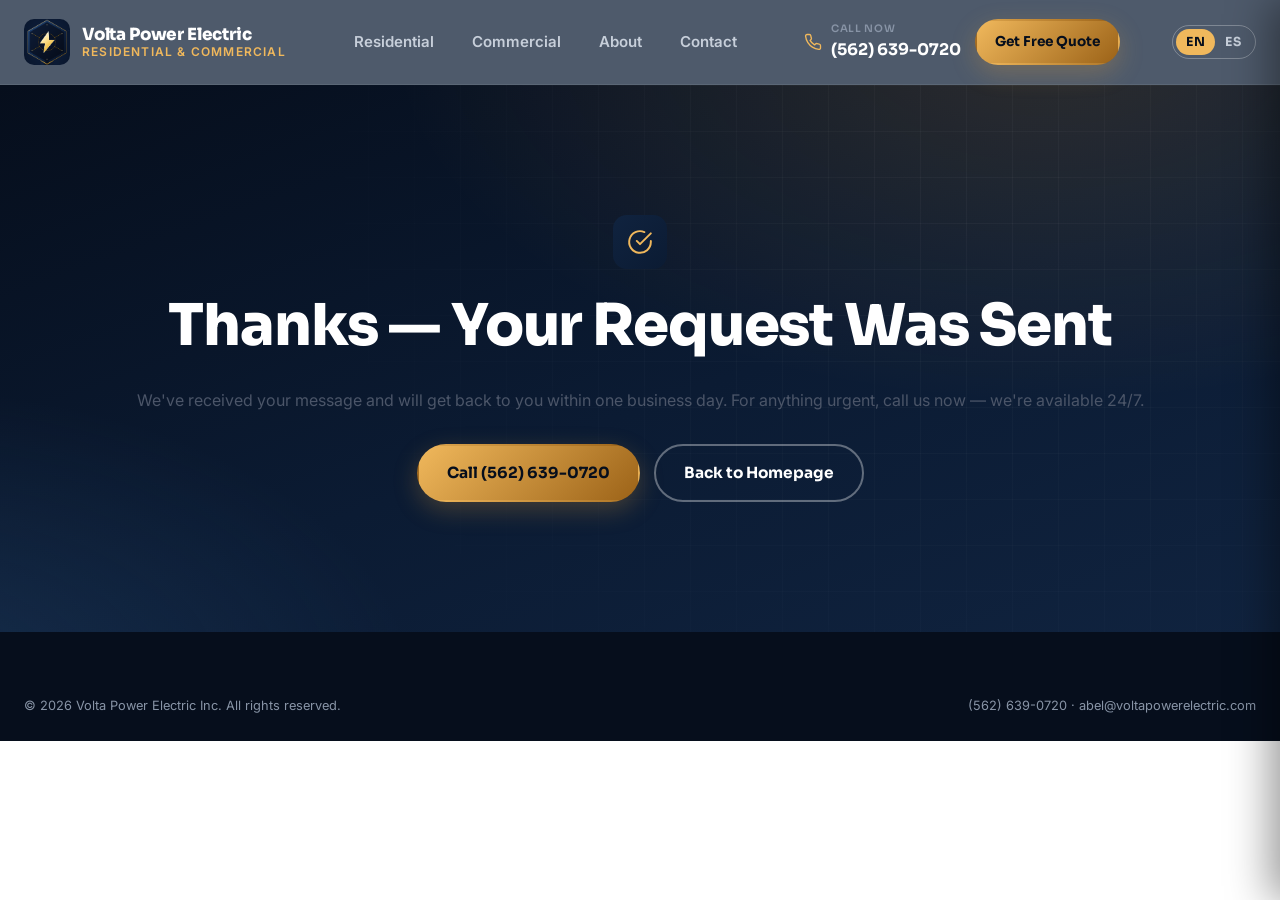
<file: thank-you.html>
<!DOCTYPE html>
<html lang="en">
<head>
<meta charset="UTF-8">
<meta name="viewport" content="width=device-width, initial-scale=1.0">
<title>Thank You | Volta Power Electric</title>
<meta name="robots" content="noindex">
<link rel="icon" type="image/png" href="assets/images/favicon-32.png">
<link rel="preconnect" href="https://fonts.googleapis.com">
<link rel="preconnect" href="https://fonts.gstatic.com" crossorigin>
<link href="https://fonts.googleapis.com/css2?family=Inter:wght@400;500;600;700;800&family=Sora:wght@600;700;800&display=swap" rel="stylesheet">
<link rel="stylesheet" href="css/style.css?v=11">
</head>
<body>
<a class="skip-link" href="#main-content">Skip to main content</a>

<header class="site-header">
  <div class="container header-inner">
    <a href="index.html" class="brand">
      <img src="assets/images/logo-icon.png" alt="Volta Power Electric logo">
      <div class="brand-text">
        <strong>Volta Power Electric</strong>
        <span>Residential &amp; Commercial</span>
      </div>
    </a>
    <nav class="main-nav">
      <a href="residential.html">Residential</a>
      <a href="commercial.html">Commercial</a>
      <a href="about.html">About</a>
      <a href="contact.html">Contact</a>
    </nav>
    <div class="header-cta">
      <a href="tel:+15626390720" class="header-phone">
        <svg aria-hidden="true" focusable="false" viewBox="0 0 24 24" fill="none" stroke="currentColor" stroke-width="1.8" stroke-linecap="round" stroke-linejoin="round"><path d="M22 16.92v3a2 2 0 0 1-2.18 2 19.79 19.79 0 0 1-8.63-3.07 19.5 19.5 0 0 1-6-6 19.79 19.79 0 0 1-3.07-8.67A2 2 0 0 1 4.11 2h3a2 2 0 0 1 2 1.72c.127.96.361 1.903.7 2.81a2 2 0 0 1-.45 2.11L8.09 9.91a16 16 0 0 0 6 6l1.27-1.27a2 2 0 0 1 2.11-.45c.907.339 1.85.573 2.81.7A2 2 0 0 1 22 16.92z"></path></svg>
        <span><small>Call Now</small>(562) 639-0720</span>
      </a>
      <a href="contact.html" class="btn btn-gold btn-sm">Get Free Quote</a>
    </div>
    <div class="lang-toggle" role="group" aria-label="Language / Idioma"><a href="/thank-you.html" lang="en" hreflang="en" class="is-active" aria-current="true">EN</a><a href="/es/gracias.html" lang="es" hreflang="es">ES</a></div>
    <button class="nav-toggle" aria-label="Toggle navigation"><span></span></button>
  </div>
</header>
<div class="nav-scrim"></div>
<nav class="mobile-nav">
  <a href="index.html">Home</a>
  <a href="residential.html">Residential</a>
  <a href="commercial.html">Commercial</a>
  <a href="about.html">About</a>
  <a href="contact.html">Contact</a>
  <a href="/es/gracias.html" lang="es" hreflang="es">Español</a>
  <a href="tel:+15626390720" class="btn btn-gold btn-block">Call (562) 639-0720</a>
</nav>

<main id="main-content">
<section class="hero" style="padding:130px 0;">
  <div class="container text-center" style="position:relative; z-index:2;">
    <div class="card-icon" style="margin:0 auto 24px;">
      <svg aria-hidden="true" focusable="false" viewBox="0 0 24 24" fill="none" stroke="currentColor" stroke-width="1.8" stroke-linecap="round" stroke-linejoin="round"><path d="M22 11.08V12a10 10 0 1 1-5.93-9.14"></path><polyline points="22 4 12 14.01 9 11.01"></polyline></svg>
    </div>
    <h1 style="color:#fff;">Thanks — Your Request Was Sent</h1>
    <p class="lead" style="margin:0 auto;">We've received your message and will get back to you within one business day. For anything urgent, call us now — we're available 24/7.</p>
    <div class="hero-actions" style="justify-content:center; margin-top:30px;">
      <a href="tel:+15626390720" class="btn btn-gold">Call (562) 639-0720</a>
      <a href="index.html" class="btn btn-outline">Back to Homepage</a>
    </div>
  </div>
</section>
</main>

<footer class="site-footer" style="padding-top:40px;">
  <div class="container">
    <div class="footer-bottom" style="border-top:none;">
      <span>© <span data-year></span> Volta Power Electric Inc. All rights reserved.</span>
      <span><a href="tel:+15626390720">(562) 639-0720</a> · <a href="mailto:abel@voltapowerelectric.com">abel@voltapowerelectric.com</a></span>
    </div>
  </div>
</footer>

<script src="js/main.js?v=1"></script>
</body>
</html>
</file>
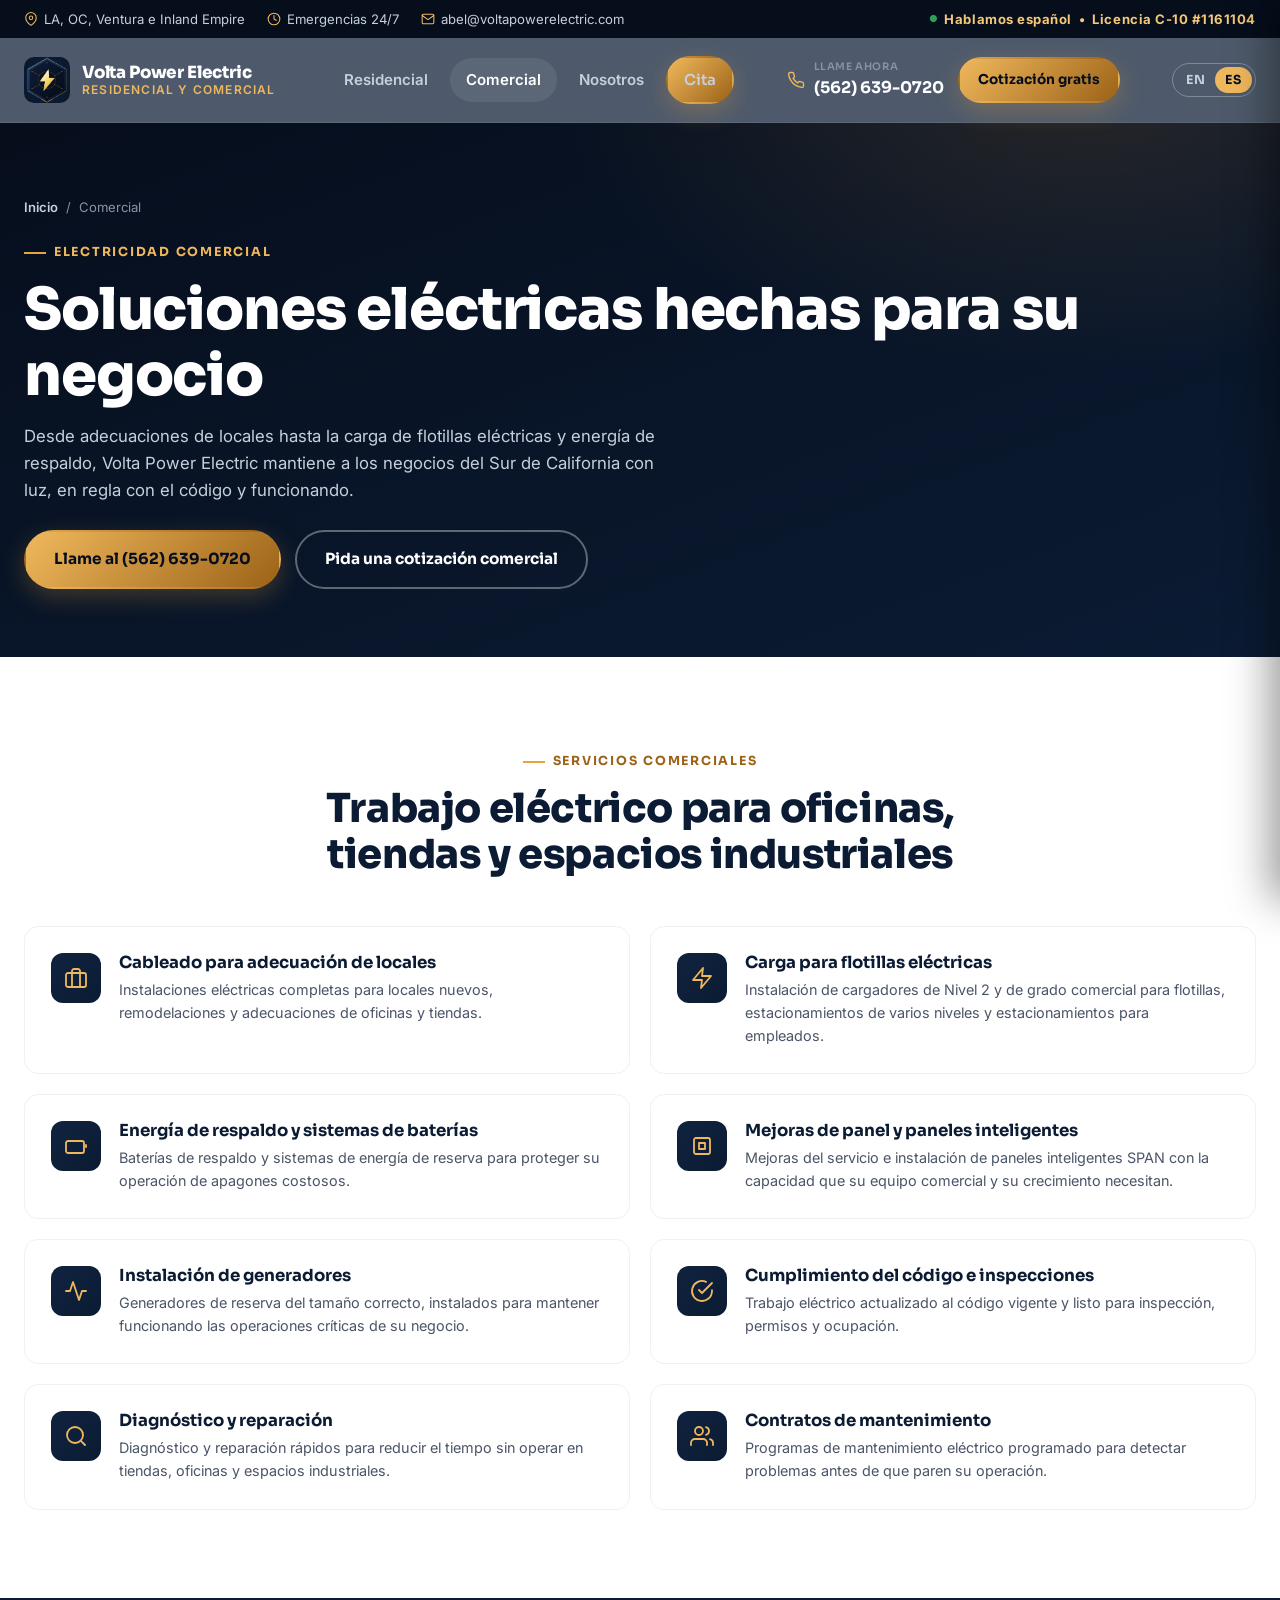
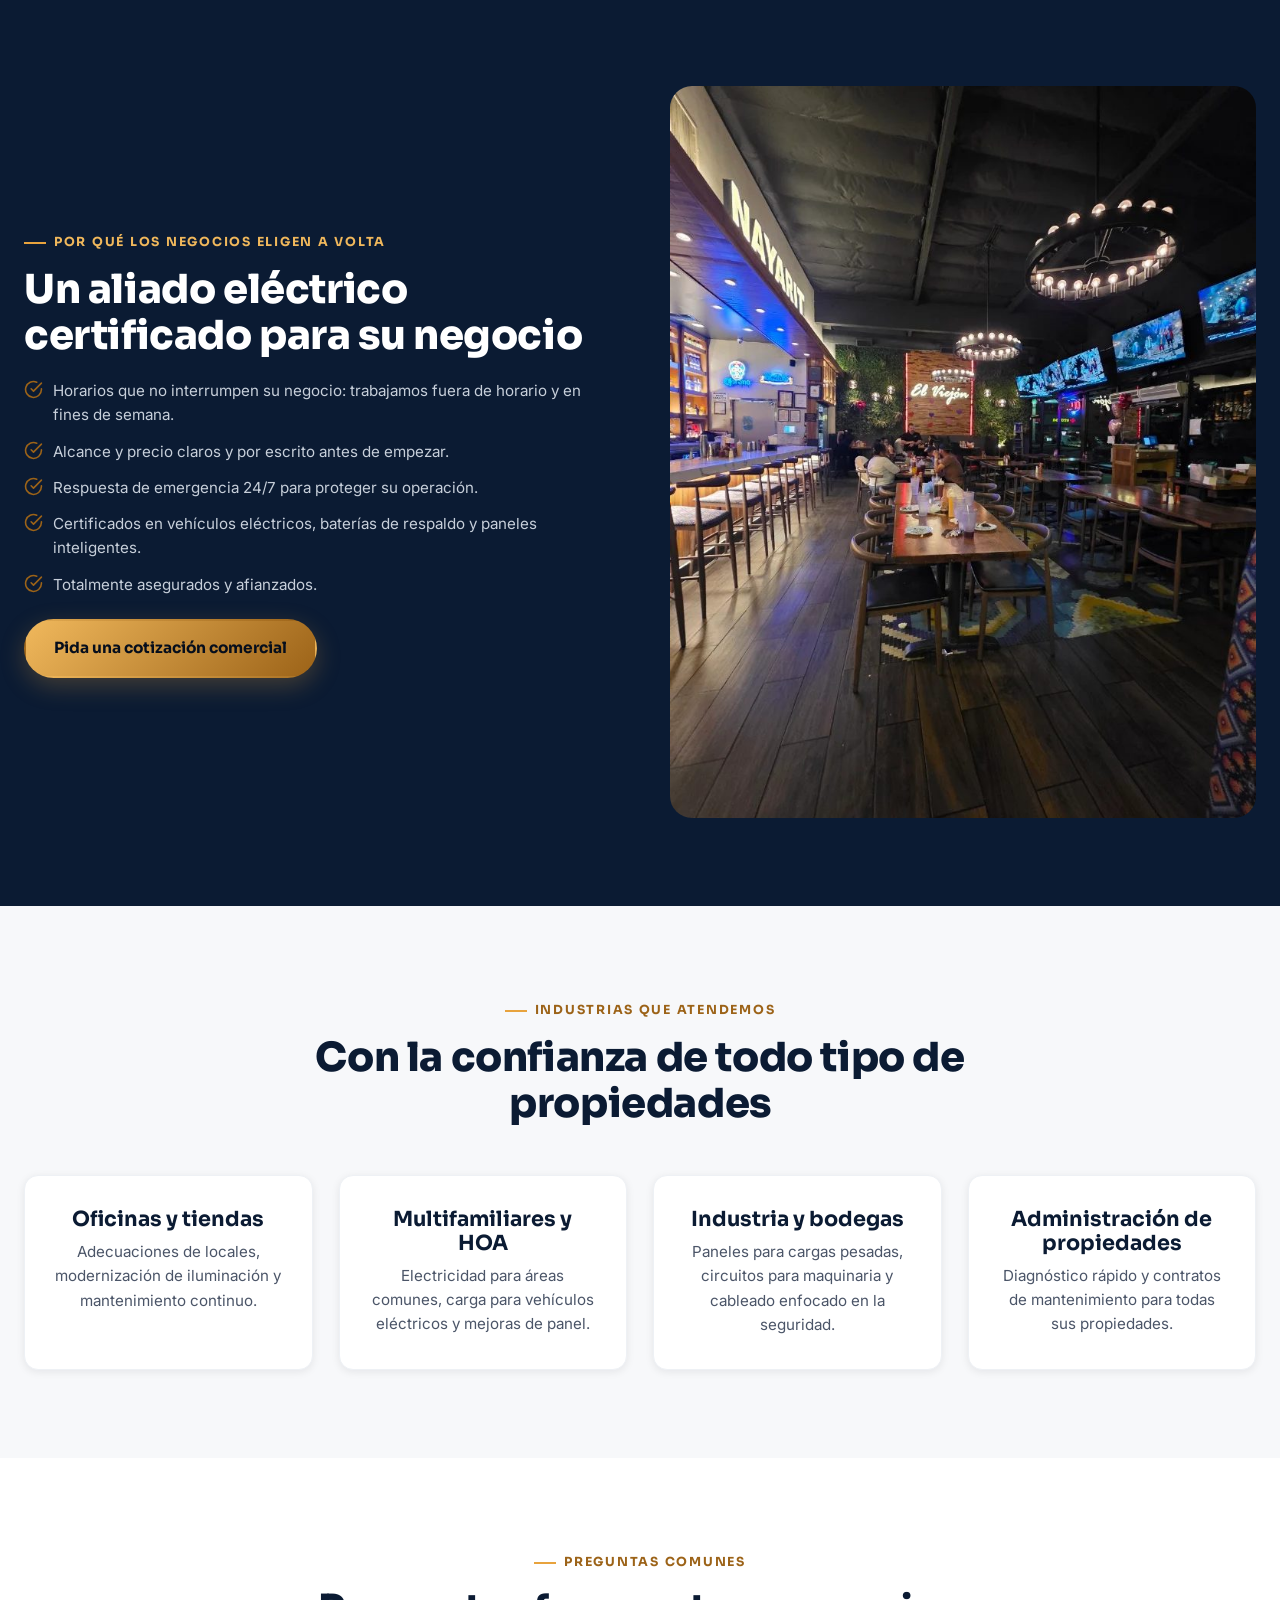
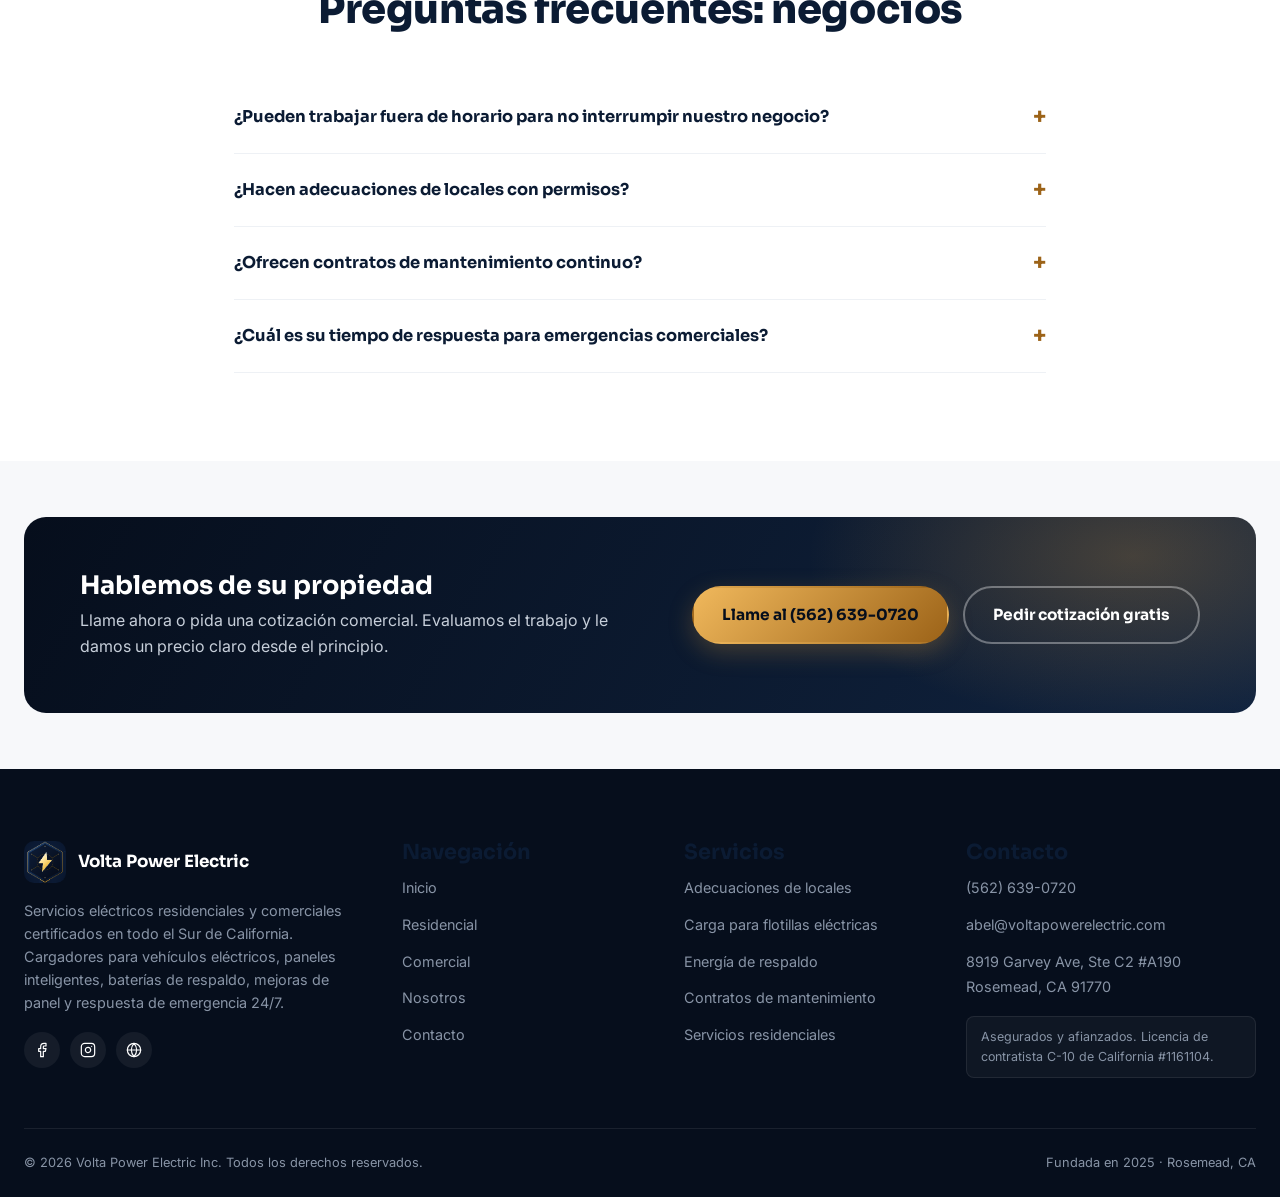
<file: es/comercial.html>
<!DOCTYPE html>
<html lang="es">
<head>
<meta charset="UTF-8">
<meta name="viewport" content="width=device-width, initial-scale=1.0">
<title>Electricista Comercial en el Sur de California | Volta Power Electric</title>
<meta name="description" content="Adecuaciones de locales, carga de flotillas eléctricas, energía de respaldo, mejoras de panel, cumplimiento del código y mantenimiento para negocios en LA, OC y el Inland Empire.">
<meta name="robots" content="index, follow">
<link rel="canonical" href="https://voltapowerelectric.com/es/comercial.html">
<link rel="alternate" hreflang="en" href="https://voltapowerelectric.com/commercial.html">
<link rel="alternate" hreflang="es" href="https://voltapowerelectric.com/es/comercial.html">
<link rel="alternate" hreflang="x-default" href="https://voltapowerelectric.com/commercial.html">
<meta name="theme-color" content="#0b1b33">
<link rel="icon" type="image/png" href="/assets/images/favicon-32.png">
<link rel="apple-touch-icon" href="/assets/images/apple-touch-icon.png">
<meta property="og:type" content="website">
<meta property="og:site_name" content="Volta Power Electric">
<meta property="og:title" content="Electricista Comercial en el Sur de California | Volta Power Electric">
<meta property="og:description" content="Adecuaciones de locales, carga de flotillas eléctricas, energía de respaldo, mejoras de panel, cumplimiento del código y mantenimiento para negocios en LA, OC y el Inland Empire.">
<meta property="og:url" content="https://voltapowerelectric.com/es/comercial.html">
<meta property="og:image" content="https://voltapowerelectric.com/assets/images/logo-full.png">
<meta property="og:image:width" content="3000">
<meta property="og:image:height" content="3500">
<meta property="og:locale" content="es_US">
<meta name="twitter:card" content="summary_large_image">
<meta name="twitter:title" content="Electricista Comercial en el Sur de California | Volta Power Electric">
<meta name="twitter:description" content="Adecuaciones de locales, carga de flotillas eléctricas, energía de respaldo, mejoras de panel, cumplimiento del código y mantenimiento para negocios en LA, OC y el Inland Empire.">
<meta name="twitter:image" content="https://voltapowerelectric.com/assets/images/logo-full.png">
<link rel="preconnect" href="https://fonts.googleapis.com">
<link rel="preconnect" href="https://fonts.gstatic.com" crossorigin>
<link href="https://fonts.googleapis.com/css2?family=Inter:wght@400;500;600;700;800&family=Sora:wght@600;700;800&display=swap" rel="stylesheet">
<link rel="stylesheet" href="/css/style.css?v=11">

<script type="application/ld+json">
{
  "@context": "https://schema.org",
  "@type": "Electrician",
  "@id": "https://voltapowerelectric.com/#business",
  "name": "Volta Power Electric",
  "legalName": "Volta Power Electric Inc.",
  "url": "https://voltapowerelectric.com/",
  "image": "https://voltapowerelectric.com/assets/images/logo-full.png",
  "logo": "https://voltapowerelectric.com/assets/images/logo-full.png",
  "telephone": "+1-562-639-0720",
  "email": "abel@voltapowerelectric.com",
  "priceRange": "$$",
  "foundingDate": "2025",
  "founder": {
    "@type": "Person",
    "name": "Abel Chavira"
  },
  "address": {
    "@type": "PostalAddress",
    "streetAddress": "8919 Garvey Ave, Ste C2 #A190",
    "addressLocality": "Rosemead",
    "addressRegion": "CA",
    "postalCode": "91770",
    "addressCountry": "US"
  },
  "areaServed": [
    {
      "@type": "AdministrativeArea",
      "name": "Condado de Los Ángeles"
    },
    {
      "@type": "AdministrativeArea",
      "name": "Condado de Orange"
    },
    {
      "@type": "AdministrativeArea",
      "name": "Condado de Ventura"
    },
    {
      "@type": "AdministrativeArea",
      "name": "Inland Empire"
    }
  ],
  "openingHoursSpecification": [
    {
      "@type": "OpeningHoursSpecification",
      "dayOfWeek": [
        "Monday",
        "Tuesday",
        "Wednesday",
        "Thursday",
        "Friday"
      ],
      "opens": "08:00",
      "closes": "17:00"
    }
  ],
  "hasCredential": {
    "@type": "Credential",
    "credentialCategory": "License",
    "name": "Licencia de contratista eléctrico C-10 de California",
    "identifier": "1161104"
  },
  "sameAs": [
    "https://www.google.com/search?q=Volta+Power+Electric+Rosemead+CA"
  ],
  "hasOfferCatalog": {
    "@type": "OfferCatalog",
    "name": "Servicios eléctricos",
    "itemListElement": [
      {
        "@type": "Offer",
        "itemOffered": {
          "@type": "Service",
          "name": "Instalación de cargador para vehículo eléctrico"
        }
      },
      {
        "@type": "Offer",
        "itemOffered": {
          "@type": "Service",
          "name": "Mejoras de panel eléctrico"
        }
      },
      {
        "@type": "Offer",
        "itemOffered": {
          "@type": "Service",
          "name": "Instalación de paneles inteligentes"
        }
      },
      {
        "@type": "Offer",
        "itemOffered": {
          "@type": "Service",
          "name": "Instalación de baterías de respaldo"
        }
      },
      {
        "@type": "Offer",
        "itemOffered": {
          "@type": "Service",
          "name": "Instalación de generadores"
        }
      },
      {
        "@type": "Offer",
        "itemOffered": {
          "@type": "Service",
          "name": "Recableado de casas y ADU"
        }
      },
      {
        "@type": "Offer",
        "itemOffered": {
          "@type": "Service",
          "name": "Diagnóstico y reparación eléctrica"
        }
      },
      {
        "@type": "Offer",
        "itemOffered": {
          "@type": "Service",
          "name": "Diseño e instalación de iluminación"
        }
      },
      {
        "@type": "Offer",
        "itemOffered": {
          "@type": "Service",
          "name": "Adecuaciones de locales comerciales"
        }
      },
      {
        "@type": "Offer",
        "itemOffered": {
          "@type": "Service",
          "name": "Contratos de mantenimiento comercial"
        }
      }
    ]
  },
  "knowsLanguage": [
    "en",
    "es"
  ]
}
</script>
<script type="application/ld+json">
{
  "@context": "https://schema.org",
  "@type": "BreadcrumbList",
  "itemListElement": [
    {
      "@type": "ListItem",
      "position": 1,
      "name": "Inicio",
      "item": "https://voltapowerelectric.com/es/"
    },
    {
      "@type": "ListItem",
      "position": 2,
      "name": "Comercial",
      "item": "https://voltapowerelectric.com/es/comercial.html"
    }
  ]
}
</script>
<script type="application/ld+json">
{
  "@context": "https://schema.org",
  "@type": "FAQPage",
  "mainEntity": [
    {
      "@type": "Question",
      "name": "¿Pueden trabajar fuera de horario para no interrumpir nuestro negocio?",
      "acceptedAnswer": {
        "@type": "Answer",
        "text": "Sí. Con frecuencia programamos trabajos comerciales fuera de horario y en fines de semana para interrumpir lo menos posible su operación."
      }
    },
    {
      "@type": "Question",
      "name": "¿Hacen adecuaciones de locales con permisos?",
      "acceptedAnswer": {
        "@type": "Answer",
        "text": "Sí. Nos encargamos de la parte eléctrica de las adecuaciones de locales y podemos coordinarnos con su contratista general o administrador de la propiedad."
      }
    },
    {
      "@type": "Question",
      "name": "¿Ofrecen contratos de mantenimiento continuo?",
      "acceptedAnswer": {
        "@type": "Answer",
        "text": "Sí. Ofrecemos programas de mantenimiento programado para administradores de propiedades y negocios que quieren adelantarse a los problemas eléctricos."
      }
    },
    {
      "@type": "Question",
      "name": "¿Cuál es su tiempo de respuesta para emergencias comerciales?",
      "acceptedAnswer": {
        "@type": "Answer",
        "text": "Ofrecemos respuesta de emergencia 24/7 en toda nuestra área de servicio del Sur de California. Llámenos directamente para recibir atención más rápida."
      }
    }
  ],
  "inLanguage": "es"
}
</script>
</head>
<body>
<a class="skip-link" href="#main-content">Saltar al contenido principal</a>

<div class="top-bar">
  <div class="container">
    <div class="top-bar-left">
      <span><svg aria-hidden="true" focusable="false" viewBox="0 0 24 24" fill="none" stroke="currentColor" stroke-width="1.8" stroke-linecap="round" stroke-linejoin="round"><path d="M21 10c0 7-9 13-9 13s-9-6-9-13a9 9 0 0 1 18 0z"></path><circle cx="12" cy="10" r="3"></circle></svg> LA, OC, Ventura e Inland Empire</span>
      <span><svg aria-hidden="true" focusable="false" viewBox="0 0 24 24" fill="none" stroke="currentColor" stroke-width="1.8" stroke-linecap="round" stroke-linejoin="round"><circle cx="12" cy="12" r="10"></circle><polyline points="12 6 12 12 16 14"></polyline></svg> Emergencias 24/7</span>
      <span><svg aria-hidden="true" focusable="false" viewBox="0 0 24 24" fill="none" stroke="currentColor" stroke-width="1.8" stroke-linecap="round" stroke-linejoin="round"><path d="M4 4h16c1.1 0 2 .9 2 2v12c0 1.1-.9 2-2 2H4c-1.1 0-2-.9-2-2V6c0-1.1.9-2 2-2z"></path><polyline points="22,6 12,13 2,6"></polyline></svg> abel@voltapowerelectric.com</span>
    </div>
    <div class="top-bar-badge">Hablamos español &nbsp;•&nbsp; Licencia C-10 #1161104</div>
  </div>
</div>

<header class="site-header">
  <div class="container header-inner">
    <a href="index.html" class="brand">
      <img src="/assets/images/logo-icon.png" alt="Logotipo de Volta Power Electric">
      <div class="brand-text">
        <strong>Volta Power Electric</strong>
        <span>Residencial y Comercial</span>
      </div>
    </a>
    <nav class="main-nav">
      <a href="residencial.html">Residencial</a>
      <a href="comercial.html" class="active">Comercial</a>
      <a href="nosotros.html">Nosotros</a>
      <a href="contacto.html#book-online" class="btn btn-gold btn-sm">Cita</a>
    </nav>
    <div class="header-cta">
      <a href="tel:+15626390720" class="header-phone">
        <svg aria-hidden="true" focusable="false" viewBox="0 0 24 24" fill="none" stroke="currentColor" stroke-width="1.8" stroke-linecap="round" stroke-linejoin="round"><path d="M22 16.92v3a2 2 0 0 1-2.18 2 19.79 19.79 0 0 1-8.63-3.07 19.5 19.5 0 0 1-6-6 19.79 19.79 0 0 1-3.07-8.67A2 2 0 0 1 4.11 2h3a2 2 0 0 1 2 1.72c.127.96.361 1.903.7 2.81a2 2 0 0 1-.45 2.11L8.09 9.91a16 16 0 0 0 6 6l1.27-1.27a2 2 0 0 1 2.11-.45c.907.339 1.85.573 2.81.7A2 2 0 0 1 22 16.92z"></path></svg>
        <span><small>Llame ahora</small>(562) 639-0720</span>
      </a>
      <a href="contacto.html" class="btn btn-gold btn-sm">Cotización gratis</a>
    </div>
    <div class="lang-toggle" role="group" aria-label="Language / Idioma"><a href="/commercial.html" lang="en" hreflang="en">EN</a><a href="comercial.html" lang="es" hreflang="es" class="is-active" aria-current="true">ES</a></div>
    <button class="nav-toggle" aria-label="Abrir o cerrar el menú"><span></span></button>
  </div>
</header>
<div class="nav-scrim"></div>
<nav class="mobile-nav">
  <a href="index.html">Inicio</a>
  <a href="residencial.html">Residencial</a>
  <a href="comercial.html">Comercial</a>
  <a href="nosotros.html">Nosotros</a>
  <a href="contacto.html#book-online">Cita</a>
  <a href="/commercial.html" lang="en" hreflang="en">English</a>
  <a href="tel:+15626390720" class="btn btn-gold btn-block">Llame al (562) 639-0720</a>
</nav>

<main id="main-content">
<!-- ============ PAGE HERO ============ -->
<section class="page-hero">
  <div class="container">
    <div class="breadcrumb"><a href="index.html">Inicio</a> / <span>Comercial</span></div>
    <span class="eyebrow">Electricidad comercial</span>
    <h1>Soluciones eléctricas hechas para su negocio</h1>
    <p>Desde adecuaciones de locales hasta la carga de flotillas eléctricas y energía de respaldo, Volta Power Electric mantiene a los negocios del Sur de California con luz, en regla con el código y funcionando.</p>
    <div class="hero-actions" style="margin-top:26px;">
      <a href="tel:+15626390720" class="btn btn-gold">Llame al (562) 639-0720</a>
      <a href="contacto.html" class="btn btn-outline">Pida una cotización comercial</a>
    </div>
  </div>
</section>

<!-- ============ SERVICE LIST ============ -->
<section class="bg-white">
  <div class="container">
    <div class="section-head center">
      <span class="eyebrow">Servicios comerciales</span>
      <h2>Trabajo eléctrico para oficinas, tiendas y espacios industriales</h2>
    </div>
    <div class="service-list">
      <div class="service-row">
        <div class="icon-wrap"><svg aria-hidden="true" focusable="false" viewBox="0 0 24 24" fill="none" stroke="currentColor" stroke-width="1.8" stroke-linecap="round" stroke-linejoin="round"><rect x="2" y="7" width="20" height="14" rx="2" ry="2"></rect><path d="M16 21V5a2 2 0 0 0-2-2h-4a2 2 0 0 0-2 2v16"></path></svg></div>
        <div>
          <h3>Cableado para adecuación de locales</h3>
          <p>Instalaciones eléctricas completas para locales nuevos, remodelaciones y adecuaciones de oficinas y tiendas.</p>
        </div>
      </div>
      <div class="service-row">
        <div class="icon-wrap"><svg aria-hidden="true" focusable="false" viewBox="0 0 24 24" fill="none" stroke="currentColor" stroke-width="1.8" stroke-linecap="round" stroke-linejoin="round"><polygon points="13 2 3 14 12 14 11 22 21 10 12 10 13 2"></polygon></svg></div>
        <div>
          <h3>Carga para flotillas eléctricas</h3>
          <p>Instalación de cargadores de Nivel 2 y de grado comercial para flotillas, estacionamientos de varios niveles y estacionamientos para empleados.</p>
        </div>
      </div>
      <div class="service-row">
        <div class="icon-wrap"><svg aria-hidden="true" focusable="false" viewBox="0 0 24 24" fill="none" stroke="currentColor" stroke-width="1.8" stroke-linecap="round" stroke-linejoin="round"><rect x="2" y="7" width="18" height="12" rx="2" ry="2"></rect><line x1="22" y1="13" x2="22" y2="11"></line></svg></div>
        <div>
          <h3>Energía de respaldo y sistemas de baterías</h3>
          <p>Baterías de respaldo y sistemas de energía de reserva para proteger su operación de apagones costosos.</p>
        </div>
      </div>
      <div class="service-row">
        <div class="icon-wrap"><svg aria-hidden="true" focusable="false" viewBox="0 0 24 24" fill="none" stroke="currentColor" stroke-width="1.8" stroke-linecap="round" stroke-linejoin="round"><rect x="4" y="4" width="16" height="16" rx="2" ry="2"></rect><rect x="9" y="9" width="6" height="6"></rect></svg></div>
        <div>
          <h3>Mejoras de panel y paneles inteligentes</h3>
          <p>Mejoras del servicio e instalación de paneles inteligentes SPAN con la capacidad que su equipo comercial y su crecimiento necesitan.</p>
        </div>
      </div>
      <div class="service-row">
        <div class="icon-wrap"><svg aria-hidden="true" focusable="false" viewBox="0 0 24 24" fill="none" stroke="currentColor" stroke-width="1.8" stroke-linecap="round" stroke-linejoin="round"><polyline points="22 12 18 12 15 21 9 3 6 12 2 12"></polyline></svg></div>
        <div>
          <h3>Instalación de generadores</h3>
          <p>Generadores de reserva del tamaño correcto, instalados para mantener funcionando las operaciones críticas de su negocio.</p>
        </div>
      </div>
      <div class="service-row">
        <div class="icon-wrap"><svg aria-hidden="true" focusable="false" viewBox="0 0 24 24" fill="none" stroke="currentColor" stroke-width="1.8" stroke-linecap="round" stroke-linejoin="round"><path d="M22 11.08V12a10 10 0 1 1-5.93-9.14"></path><polyline points="22 4 12 14.01 9 11.01"></polyline></svg></div>
        <div>
          <h3>Cumplimiento del código e inspecciones</h3>
          <p>Trabajo eléctrico actualizado al código vigente y listo para inspección, permisos y ocupación.</p>
        </div>
      </div>
      <div class="service-row">
        <div class="icon-wrap"><svg aria-hidden="true" focusable="false" viewBox="0 0 24 24" fill="none" stroke="currentColor" stroke-width="1.8" stroke-linecap="round" stroke-linejoin="round"><circle cx="11" cy="11" r="8"></circle><line x1="21" y1="21" x2="16.65" y2="16.65"></line></svg></div>
        <div>
          <h3>Diagnóstico y reparación</h3>
          <p>Diagnóstico y reparación rápidos para reducir el tiempo sin operar en tiendas, oficinas y espacios industriales.</p>
        </div>
      </div>
      <div class="service-row">
        <div class="icon-wrap"><svg aria-hidden="true" focusable="false" viewBox="0 0 24 24" fill="none" stroke="currentColor" stroke-width="1.8" stroke-linecap="round" stroke-linejoin="round"><path d="M17 21v-2a4 4 0 0 0-4-4H5a4 4 0 0 0-4 4v2"></path><circle cx="9" cy="7" r="4"></circle><path d="M23 21v-2a4 4 0 0 0-3-3.87"></path><path d="M16 3.13a4 4 0 0 1 0 7.75"></path></svg></div>
        <div>
          <h3>Contratos de mantenimiento</h3>
          <p>Programas de mantenimiento eléctrico programado para detectar problemas antes de que paren su operación.</p>
        </div>
      </div>
    </div>
  </div>
</section>

<!-- ============ WHY BUSINESSES CHOOSE US ============ -->
<section class="bg-navy">
  <div class="container two-col">
    <div>
      <span class="eyebrow">Por qué los negocios eligen a Volta</span>
      <h2>Un aliado eléctrico certificado para su negocio</h2>
      <ul class="check-list">
        <li><svg aria-hidden="true" focusable="false" viewBox="0 0 24 24" fill="none" stroke="currentColor" stroke-width="2" stroke-linecap="round" stroke-linejoin="round"><path d="M22 11.08V12a10 10 0 1 1-5.93-9.14"></path><polyline points="22 4 12 14.01 9 11.01"></polyline></svg> Horarios que no interrumpen su negocio: trabajamos fuera de horario y en fines de semana.</li>
        <li><svg aria-hidden="true" focusable="false" viewBox="0 0 24 24" fill="none" stroke="currentColor" stroke-width="2" stroke-linecap="round" stroke-linejoin="round"><path d="M22 11.08V12a10 10 0 1 1-5.93-9.14"></path><polyline points="22 4 12 14.01 9 11.01"></polyline></svg> Alcance y precio claros y por escrito antes de empezar.</li>
        <li><svg aria-hidden="true" focusable="false" viewBox="0 0 24 24" fill="none" stroke="currentColor" stroke-width="2" stroke-linecap="round" stroke-linejoin="round"><path d="M22 11.08V12a10 10 0 1 1-5.93-9.14"></path><polyline points="22 4 12 14.01 9 11.01"></polyline></svg> Respuesta de emergencia 24/7 para proteger su operación.</li>
        <li><svg aria-hidden="true" focusable="false" viewBox="0 0 24 24" fill="none" stroke="currentColor" stroke-width="2" stroke-linecap="round" stroke-linejoin="round"><path d="M22 11.08V12a10 10 0 1 1-5.93-9.14"></path><polyline points="22 4 12 14.01 9 11.01"></polyline></svg> Certificados en vehículos eléctricos, baterías de respaldo y paneles inteligentes.</li>
        <li><svg aria-hidden="true" focusable="false" viewBox="0 0 24 24" fill="none" stroke="currentColor" stroke-width="2" stroke-linecap="round" stroke-linejoin="round"><path d="M22 11.08V12a10 10 0 1 1-5.93-9.14"></path><polyline points="22 4 12 14.01 9 11.01"></polyline></svg> Totalmente asegurados y afianzados.</li>
      </ul>
      <a href="contacto.html" class="btn btn-gold" style="margin-top:10px;">Pida una cotización comercial</a>
    </div>
    <div class="portrait-frame" style="border-radius:var(--radius-lg); overflow:hidden; aspect-ratio: 4/5;">
      <img src="/assets/images/tv-installation-cable-management-restaurant.jpg" alt="Instalación comercial de televisiones con los cables ocultos en el restaurante y bar El Viejon Mariscos &amp; Sushi en Bloomington, CA" loading="lazy" width="765" height="1020" style="width:100%; height:100%; object-fit:cover; display:block;">
    </div>
  </div>
</section>

<!-- ============ INDUSTRIES SERVED ============ -->
<section class="bg-off">
  <div class="container">
    <div class="section-head center">
      <span class="eyebrow">Industrias que atendemos</span>
      <h2>Con la confianza de todo tipo de propiedades</h2>
    </div>
    <div class="grid grid-4">
      <div class="card text-center">
        <h3>Oficinas y tiendas</h3>
        <p>Adecuaciones de locales, modernización de iluminación y mantenimiento continuo.</p>
      </div>
      <div class="card text-center">
        <h3>Multifamiliares y HOA</h3>
        <p>Electricidad para áreas comunes, carga para vehículos eléctricos y mejoras de panel.</p>
      </div>
      <div class="card text-center">
        <h3>Industria y bodegas</h3>
        <p>Paneles para cargas pesadas, circuitos para maquinaria y cableado enfocado en la seguridad.</p>
      </div>
      <div class="card text-center">
        <h3>Administración de propiedades</h3>
        <p>Diagnóstico rápido y contratos de mantenimiento para todas sus propiedades.</p>
      </div>
    </div>
  </div>
</section>

<!-- ============ FAQ ============ -->
<section class="bg-white">
  <div class="container" style="max-width:860px;">
    <div class="section-head center">
      <span class="eyebrow">Preguntas comunes</span>
      <h2>Preguntas frecuentes: negocios</h2>
    </div>
    <div class="faq-list">
      <details class="faq-item">
        <summary>¿Pueden trabajar fuera de horario para no interrumpir nuestro negocio?</summary>
        <p>Sí. Con frecuencia programamos trabajos comerciales fuera de horario y en fines de semana para interrumpir lo menos posible su operación.</p>
      </details>
      <details class="faq-item">
        <summary>¿Hacen adecuaciones de locales con permisos?</summary>
        <p>Sí. Nos encargamos de la parte eléctrica de las adecuaciones de locales y podemos coordinarnos con su contratista general o administrador de la propiedad.</p>
      </details>
      <details class="faq-item">
        <summary>¿Ofrecen contratos de mantenimiento continuo?</summary>
        <p>Sí. Ofrecemos programas de mantenimiento programado para administradores de propiedades y negocios que quieren adelantarse a los problemas eléctricos.</p>
      </details>
      <details class="faq-item">
        <summary>¿Cuál es su tiempo de respuesta para emergencias comerciales?</summary>
        <p>Ofrecemos respuesta de emergencia 24/7 en toda nuestra área de servicio del Sur de California. Llámenos directamente para recibir atención más rápida.</p>
      </details>
    </div>
  </div>
</section>
<style>
.faq-item { border-bottom: 1px solid var(--gray-100); padding: 18px 0; }
.faq-item summary { cursor: pointer; font-family: var(--font-head); font-weight: 700; color: var(--navy-900); font-size: 1.02rem; list-style: none; display:flex; align-items:center; justify-content:space-between; }
.faq-item summary::-webkit-details-marker { display: none; }
.faq-item summary::after { content: "+"; font-size: 1.4rem; color: var(--gold-600); margin-left: 12px; }
.faq-item[open] summary::after { content: "–"; }
.faq-item p { margin: 12px 0 0; font-size: .94rem; }
</style>

<!-- ============ CTA BANNER ============ -->
<section class="bg-off section-tight">
  <div class="container">
    <div class="cta-banner">
      <div>
        <h3>Hablemos de su propiedad</h3>
        <p>Llame ahora o pida una cotización comercial. Evaluamos el trabajo y le damos un precio claro desde el principio.</p>
      </div>
      <div class="cta-actions">
        <a href="tel:+15626390720" class="btn btn-gold">Llame al (562) 639-0720</a>
        <a href="contacto.html" class="btn btn-outline">Pedir cotización gratis</a>
      </div>
    </div>
  </div>
</section>
</main>

<!-- ============ FOOTER ============ -->
<footer class="site-footer">
  <div class="container">
    <div class="footer-grid">
      <div>
        <div class="footer-brand">
          <img src="/assets/images/logo-icon.png" alt="Logotipo de Volta Power Electric">
          <strong>Volta Power Electric</strong>
        </div>
        <p>Servicios eléctricos residenciales y comerciales certificados en todo el Sur de California. Cargadores para vehículos eléctricos, paneles inteligentes, baterías de respaldo, mejoras de panel y respuesta de emergencia 24/7.</p>
        <div class="footer-social">
          <a href="#" aria-label="Facebook"><svg aria-hidden="true" focusable="false" viewBox="0 0 24 24" fill="none" stroke="currentColor" stroke-width="1.8" stroke-linecap="round" stroke-linejoin="round"><path d="M18 2h-3a5 5 0 0 0-5 5v3H7v4h3v8h4v-8h3l1-4h-4V7a1 1 0 0 1 1-1h3z"></path></svg></a>
          <a href="https://www.instagram.com/voltapowerelectric?stkn=NTc4MTIwNjQ2YQ==" aria-label="Instagram" target="_blank" rel="noopener"><svg aria-hidden="true" focusable="false" viewBox="0 0 24 24" fill="none" stroke="currentColor" stroke-width="1.8" stroke-linecap="round" stroke-linejoin="round"><rect x="2" y="2" width="20" height="20" rx="5" ry="5"></rect><path d="M16 11.37A4 4 0 1 1 12.63 8 4 4 0 0 1 16 11.37z"></path><line x1="17.5" y1="6.5" x2="17.51" y2="6.5"></line></svg></a>
          <a href="https://www.google.com/search?q=Volta+Power+Electric+Rosemead+CA" target="_blank" rel="noopener" aria-label="Reseñas en Google"><svg aria-hidden="true" focusable="false" viewBox="0 0 24 24" fill="none" stroke="currentColor" stroke-width="1.8" stroke-linecap="round" stroke-linejoin="round"><circle cx="12" cy="12" r="10"></circle><line x1="2" y1="12" x2="22" y2="12"></line><path d="M12 2a15.3 15.3 0 0 1 4 10 15.3 15.3 0 0 1-4 10 15.3 15.3 0 0 1-4-10 15.3 15.3 0 0 1 4-10z"></path></svg></a>
        </div>
      </div>
      <div>
        <h3>Navegación</h3>
        <ul class="footer-links">
          <li><a href="index.html">Inicio</a></li>
          <li><a href="residencial.html">Residencial</a></li>
          <li><a href="comercial.html">Comercial</a></li>
          <li><a href="nosotros.html">Nosotros</a></li>
          <li><a href="contacto.html">Contacto</a></li>
        </ul>
      </div>
      <div>
        <h3>Servicios</h3>
        <ul class="footer-links">
          <li><a href="comercial.html">Adecuaciones de locales</a></li>
          <li><a href="comercial.html">Carga para flotillas eléctricas</a></li>
          <li><a href="comercial.html">Energía de respaldo</a></li>
          <li><a href="comercial.html">Contratos de mantenimiento</a></li>
          <li><a href="residencial.html">Servicios residenciales</a></li>
        </ul>
      </div>
      <div>
        <h3>Contacto</h3>
        <ul class="footer-links">
          <li><a href="tel:+15626390720">(562) 639-0720</a></li>
          <li><a href="mailto:abel@voltapowerelectric.com">abel@voltapowerelectric.com</a></li>
          <li><a href="https://maps.google.com/?q=8919+Garvey+Ave+Ste+C2+%23A190+Rosemead+CA+91770" target="_blank" rel="noopener">8919 Garvey Ave, Ste C2 #A190<br>Rosemead, CA 91770</a></li>
        </ul>
        <div class="license-note">Asegurados y afianzados. Licencia de contratista C-10 de California #1161104.</div>
      </div>
    </div>
    <div class="footer-bottom">
      <span>© <span data-year></span> Volta Power Electric Inc. Todos los derechos reservados.</span>
      <span>Fundada en 2025 · Rosemead, CA</span>
    </div>
  </div>
</footer>

<div class="sticky-call">
  <a href="tel:+15626390720" class="btn btn-gold btn-block">Llame ahora</a>
  <a href="contacto.html" class="btn btn-block" style="background:transparent;border:2px solid rgba(255,255,255,.4);color:#fff;">Cotizar</a>
</div>

<script src="/js/main.js?v=6"></script>
</body>
</html>
</file>
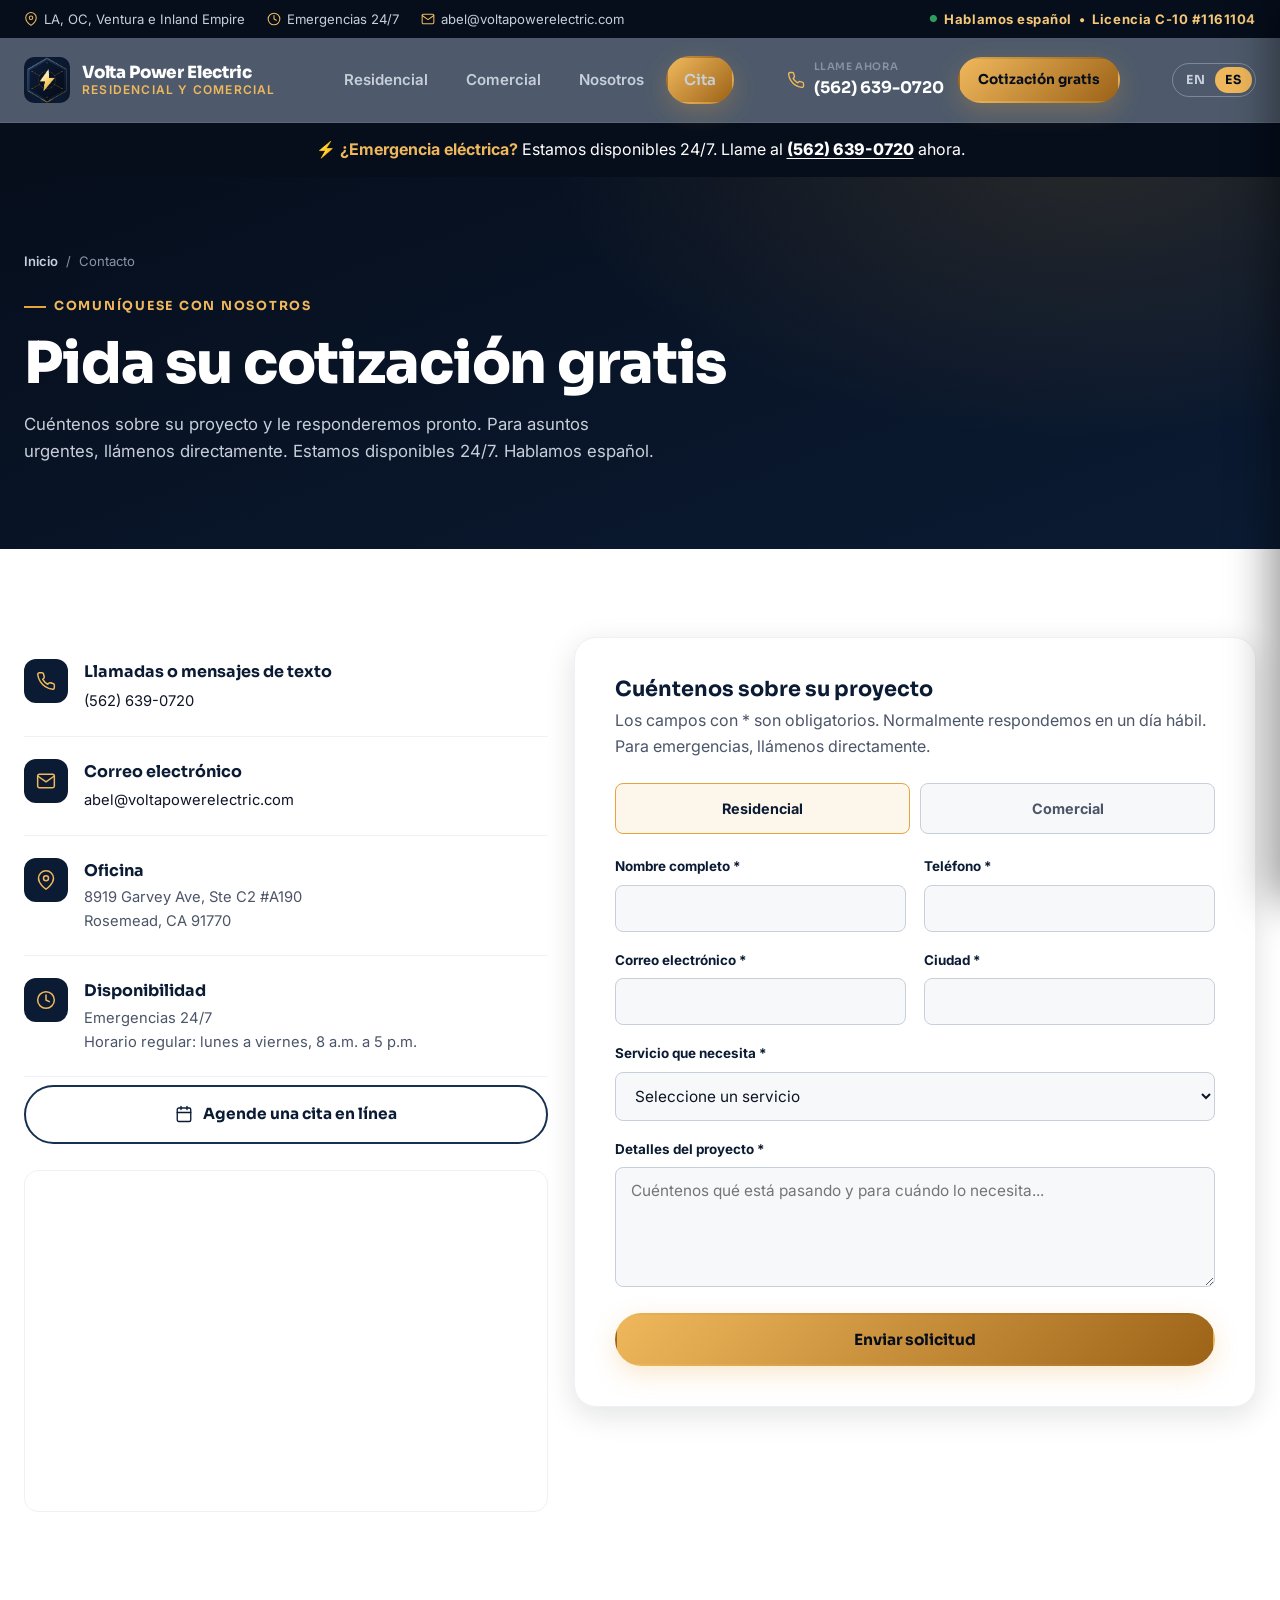
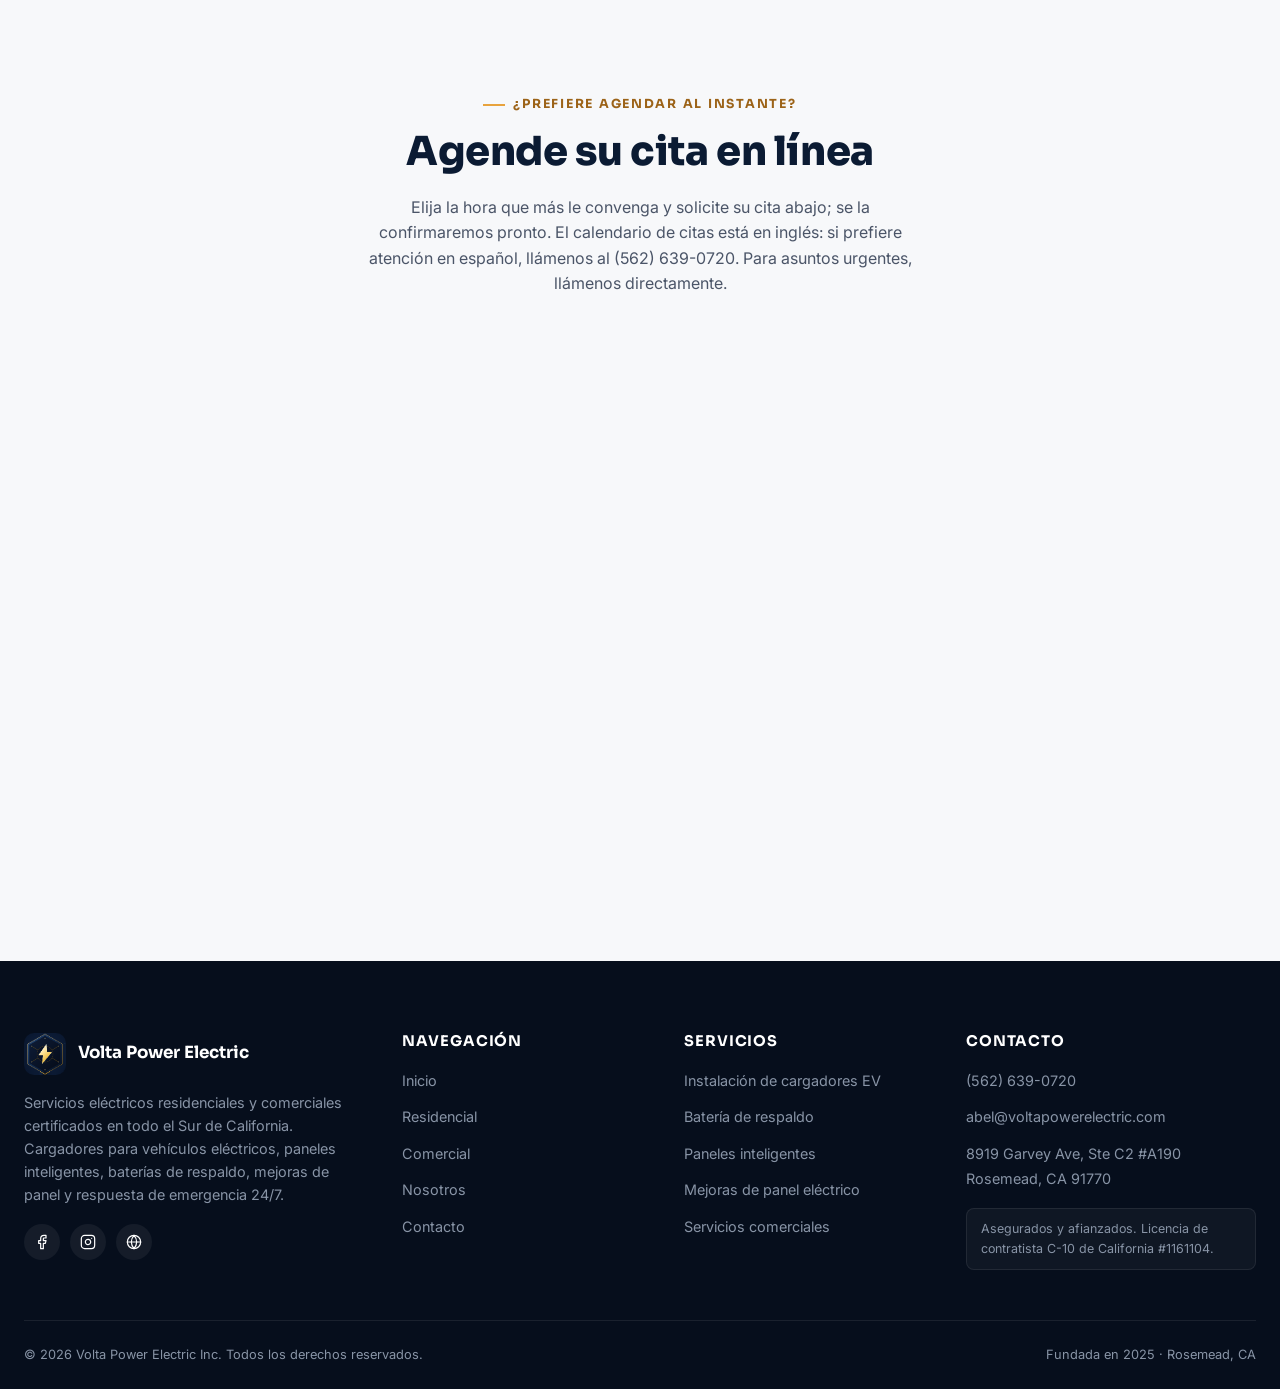
<file: es/contacto.html>
<!DOCTYPE html>
<html lang="es">
<head>
<meta charset="UTF-8">
<meta name="viewport" content="width=device-width, initial-scale=1.0">
<title>Contacte a Volta Power Electric | Cotización gratis y servicio de emergencia 24/7</title>
<meta name="description" content="Pida una cotización gratis o llame al (562) 639-0720 para servicio eléctrico de emergencia 24/7. Hablamos español. Damos servicio en LA, el Condado de Orange, Ventura y el Inland Empire.">
<meta name="robots" content="index, follow">
<link rel="canonical" href="https://voltapowerelectric.com/es/contacto.html">
<link rel="alternate" hreflang="en" href="https://voltapowerelectric.com/contact.html">
<link rel="alternate" hreflang="es" href="https://voltapowerelectric.com/es/contacto.html">
<link rel="alternate" hreflang="x-default" href="https://voltapowerelectric.com/contact.html">
<meta name="theme-color" content="#0b1b33">
<link rel="icon" type="image/png" href="/assets/images/favicon-32.png">
<link rel="apple-touch-icon" href="/assets/images/apple-touch-icon.png">
<meta property="og:type" content="website">
<meta property="og:site_name" content="Volta Power Electric">
<meta property="og:title" content="Contacte a Volta Power Electric | Cotización gratis y servicio de emergencia 24/7">
<meta property="og:description" content="Pida una cotización gratis o llame al (562) 639-0720 para servicio eléctrico de emergencia 24/7. Hablamos español. Damos servicio en LA, el Condado de Orange, Ventura y el Inland Empire.">
<meta property="og:url" content="https://voltapowerelectric.com/es/contacto.html">
<meta property="og:image" content="https://voltapowerelectric.com/assets/images/logo-full.png">
<meta property="og:image:width" content="3000">
<meta property="og:image:height" content="3500">
<meta property="og:locale" content="es_US">
<meta name="twitter:card" content="summary_large_image">
<meta name="twitter:title" content="Contacte a Volta Power Electric | Cotización gratis y servicio de emergencia 24/7">
<meta name="twitter:description" content="Pida una cotización gratis o llame al (562) 639-0720 para servicio eléctrico de emergencia 24/7. Hablamos español. Damos servicio en LA, el Condado de Orange, Ventura y el Inland Empire.">
<meta name="twitter:image" content="https://voltapowerelectric.com/assets/images/logo-full.png">
<link rel="preconnect" href="https://fonts.googleapis.com">
<link rel="preconnect" href="https://fonts.gstatic.com" crossorigin>
<link href="https://fonts.googleapis.com/css2?family=Inter:wght@400;500;600;700;800&family=Sora:wght@600;700;800&display=swap" rel="stylesheet">
<link rel="stylesheet" href="/css/style.css?v=11">

<script type="application/ld+json">
{
  "@context": "https://schema.org",
  "@type": "Electrician",
  "@id": "https://voltapowerelectric.com/#business",
  "name": "Volta Power Electric",
  "legalName": "Volta Power Electric Inc.",
  "url": "https://voltapowerelectric.com/",
  "image": "https://voltapowerelectric.com/assets/images/logo-full.png",
  "logo": "https://voltapowerelectric.com/assets/images/logo-full.png",
  "telephone": "+1-562-639-0720",
  "email": "abel@voltapowerelectric.com",
  "priceRange": "$$",
  "foundingDate": "2025",
  "founder": {
    "@type": "Person",
    "name": "Abel Chavira"
  },
  "address": {
    "@type": "PostalAddress",
    "streetAddress": "8919 Garvey Ave, Ste C2 #A190",
    "addressLocality": "Rosemead",
    "addressRegion": "CA",
    "postalCode": "91770",
    "addressCountry": "US"
  },
  "areaServed": [
    {
      "@type": "AdministrativeArea",
      "name": "Condado de Los Ángeles"
    },
    {
      "@type": "AdministrativeArea",
      "name": "Condado de Orange"
    },
    {
      "@type": "AdministrativeArea",
      "name": "Condado de Ventura"
    },
    {
      "@type": "AdministrativeArea",
      "name": "Inland Empire"
    }
  ],
  "openingHoursSpecification": [
    {
      "@type": "OpeningHoursSpecification",
      "dayOfWeek": [
        "Monday",
        "Tuesday",
        "Wednesday",
        "Thursday",
        "Friday"
      ],
      "opens": "08:00",
      "closes": "17:00"
    }
  ],
  "hasCredential": {
    "@type": "Credential",
    "credentialCategory": "License",
    "name": "Licencia de contratista eléctrico C-10 de California",
    "identifier": "1161104"
  },
  "sameAs": [
    "https://www.google.com/search?q=Volta+Power+Electric+Rosemead+CA"
  ],
  "hasOfferCatalog": {
    "@type": "OfferCatalog",
    "name": "Servicios eléctricos",
    "itemListElement": [
      {
        "@type": "Offer",
        "itemOffered": {
          "@type": "Service",
          "name": "Instalación de cargador para vehículo eléctrico"
        }
      },
      {
        "@type": "Offer",
        "itemOffered": {
          "@type": "Service",
          "name": "Mejoras de panel eléctrico"
        }
      },
      {
        "@type": "Offer",
        "itemOffered": {
          "@type": "Service",
          "name": "Instalación de paneles inteligentes"
        }
      },
      {
        "@type": "Offer",
        "itemOffered": {
          "@type": "Service",
          "name": "Instalación de baterías de respaldo"
        }
      },
      {
        "@type": "Offer",
        "itemOffered": {
          "@type": "Service",
          "name": "Instalación de generadores"
        }
      },
      {
        "@type": "Offer",
        "itemOffered": {
          "@type": "Service",
          "name": "Recableado de casas y ADU"
        }
      },
      {
        "@type": "Offer",
        "itemOffered": {
          "@type": "Service",
          "name": "Diagnóstico y reparación eléctrica"
        }
      },
      {
        "@type": "Offer",
        "itemOffered": {
          "@type": "Service",
          "name": "Diseño e instalación de iluminación"
        }
      },
      {
        "@type": "Offer",
        "itemOffered": {
          "@type": "Service",
          "name": "Adecuaciones de locales comerciales"
        }
      },
      {
        "@type": "Offer",
        "itemOffered": {
          "@type": "Service",
          "name": "Contratos de mantenimiento comercial"
        }
      }
    ]
  },
  "knowsLanguage": [
    "en",
    "es"
  ]
}
</script>
<script type="application/ld+json">
{
  "@context": "https://schema.org",
  "@type": "BreadcrumbList",
  "itemListElement": [
    {
      "@type": "ListItem",
      "position": 1,
      "name": "Inicio",
      "item": "https://voltapowerelectric.com/es/"
    },
    {
      "@type": "ListItem",
      "position": 2,
      "name": "Contacto",
      "item": "https://voltapowerelectric.com/es/contacto.html"
    }
  ]
}
</script>
</head>
<body>
<a class="skip-link" href="#main-content">Saltar al contenido principal</a>

<div class="top-bar">
  <div class="container">
    <div class="top-bar-left">
      <span><svg aria-hidden="true" focusable="false" viewBox="0 0 24 24" fill="none" stroke="currentColor" stroke-width="1.8" stroke-linecap="round" stroke-linejoin="round"><path d="M21 10c0 7-9 13-9 13s-9-6-9-13a9 9 0 0 1 18 0z"></path><circle cx="12" cy="10" r="3"></circle></svg> LA, OC, Ventura e Inland Empire</span>
      <span><svg aria-hidden="true" focusable="false" viewBox="0 0 24 24" fill="none" stroke="currentColor" stroke-width="1.8" stroke-linecap="round" stroke-linejoin="round"><circle cx="12" cy="12" r="10"></circle><polyline points="12 6 12 12 16 14"></polyline></svg> Emergencias 24/7</span>
      <span><svg aria-hidden="true" focusable="false" viewBox="0 0 24 24" fill="none" stroke="currentColor" stroke-width="1.8" stroke-linecap="round" stroke-linejoin="round"><path d="M4 4h16c1.1 0 2 .9 2 2v12c0 1.1-.9 2-2 2H4c-1.1 0-2-.9-2-2V6c0-1.1.9-2 2-2z"></path><polyline points="22,6 12,13 2,6"></polyline></svg> abel@voltapowerelectric.com</span>
    </div>
    <div class="top-bar-badge">Hablamos español &nbsp;•&nbsp; Licencia C-10 #1161104</div>
  </div>
</div>

<header class="site-header">
  <div class="container header-inner">
    <a href="index.html" class="brand">
      <img src="/assets/images/logo-icon.png" alt="Logotipo de Volta Power Electric">
      <div class="brand-text">
        <strong>Volta Power Electric</strong>
        <span>Residencial y Comercial</span>
      </div>
    </a>
    <nav class="main-nav">
      <a href="residencial.html">Residencial</a>
      <a href="comercial.html">Comercial</a>
      <a href="nosotros.html">Nosotros</a>
      <a href="contacto.html#book-online" class="btn btn-gold btn-sm">Cita</a>
    </nav>
    <div class="header-cta">
      <a href="tel:+15626390720" class="header-phone">
        <svg aria-hidden="true" focusable="false" viewBox="0 0 24 24" fill="none" stroke="currentColor" stroke-width="1.8" stroke-linecap="round" stroke-linejoin="round"><path d="M22 16.92v3a2 2 0 0 1-2.18 2 19.79 19.79 0 0 1-8.63-3.07 19.5 19.5 0 0 1-6-6 19.79 19.79 0 0 1-3.07-8.67A2 2 0 0 1 4.11 2h3a2 2 0 0 1 2 1.72c.127.96.361 1.903.7 2.81a2 2 0 0 1-.45 2.11L8.09 9.91a16 16 0 0 0 6 6l1.27-1.27a2 2 0 0 1 2.11-.45c.907.339 1.85.573 2.81.7A2 2 0 0 1 22 16.92z"></path></svg>
        <span><small>Llame ahora</small>(562) 639-0720</span>
      </a>
      <a href="contacto.html" class="btn btn-gold btn-sm">Cotización gratis</a>
    </div>
    <div class="lang-toggle" role="group" aria-label="Language / Idioma"><a href="/contact.html" lang="en" hreflang="en">EN</a><a href="contacto.html" lang="es" hreflang="es" class="is-active" aria-current="true">ES</a></div>
    <button class="nav-toggle" aria-label="Abrir o cerrar el menú"><span></span></button>
  </div>
</header>
<div class="nav-scrim"></div>
<nav class="mobile-nav">
  <a href="index.html">Inicio</a>
  <a href="residencial.html">Residencial</a>
  <a href="comercial.html">Comercial</a>
  <a href="nosotros.html">Nosotros</a>
  <a href="contacto.html#book-online">Cita</a>
  <a href="/contact.html" lang="en" hreflang="en">English</a>
  <a href="tel:+15626390720" class="btn btn-gold btn-block">Llame al (562) 639-0720</a>
</nav>

<main id="main-content">
<!-- ============ EMERGENCY BANNER ============ -->
<div class="emergency-banner">
  <div class="container">
    <span>⚡ <strong>¿Emergencia eléctrica?</strong> Estamos disponibles 24/7. Llame al <a href="tel:+15626390720">(562) 639-0720</a> ahora.</span>
  </div>
</div>

<!-- ============ PAGE HERO ============ -->
<section class="page-hero">
  <div class="container">
    <div class="breadcrumb"><a href="index.html">Inicio</a> / <span>Contacto</span></div>
    <span class="eyebrow">Comuníquese con nosotros</span>
    <h1>Pida su cotización gratis</h1>
    <p>Cuéntenos sobre su proyecto y le responderemos pronto. Para asuntos urgentes, llámenos directamente. Estamos disponibles 24/7. Hablamos español.</p>
  </div>
</section>

<!-- ============ CONTACT GRID ============ -->
<section class="bg-white">
  <div class="container">
    <div class="grid grid-2" style="grid-template-columns: 1fr 1.3fr; align-items:flex-start;">

      <!-- Contact info column -->
      <div>
        <div class="info-card">
          <div class="icon-wrap"><svg aria-hidden="true" focusable="false" viewBox="0 0 24 24" fill="none" stroke="currentColor" stroke-width="1.8" stroke-linecap="round" stroke-linejoin="round"><path d="M22 16.92v3a2 2 0 0 1-2.18 2 19.79 19.79 0 0 1-8.63-3.07 19.5 19.5 0 0 1-6-6 19.79 19.79 0 0 1-3.07-8.67A2 2 0 0 1 4.11 2h3a2 2 0 0 1 2 1.72c.127.96.361 1.903.7 2.81a2 2 0 0 1-.45 2.11L8.09 9.91a16 16 0 0 0 6 6l1.27-1.27a2 2 0 0 1 2.11-.45c.907.339 1.85.573 2.81.7A2 2 0 0 1 22 16.92z"></path></svg></div>
          <div>
            <strong>Llamadas o mensajes de texto</strong>
            <a href="tel:+15626390720">(562) 639-0720</a>
          </div>
        </div>
        <div class="info-card">
          <div class="icon-wrap"><svg aria-hidden="true" focusable="false" viewBox="0 0 24 24" fill="none" stroke="currentColor" stroke-width="1.8" stroke-linecap="round" stroke-linejoin="round"><path d="M4 4h16c1.1 0 2 .9 2 2v12c0 1.1-.9 2-2 2H4c-1.1 0-2-.9-2-2V6c0-1.1.9-2 2-2z"></path><polyline points="22,6 12,13 2,6"></polyline></svg></div>
          <div>
            <strong>Correo electrónico</strong>
            <a href="mailto:abel@voltapowerelectric.com">abel@voltapowerelectric.com</a>
          </div>
        </div>
        <div class="info-card">
          <div class="icon-wrap"><svg aria-hidden="true" focusable="false" viewBox="0 0 24 24" fill="none" stroke="currentColor" stroke-width="1.8" stroke-linecap="round" stroke-linejoin="round"><path d="M21 10c0 7-9 13-9 13s-9-6-9-13a9 9 0 0 1 18 0z"></path><circle cx="12" cy="10" r="3"></circle></svg></div>
          <div>
            <strong>Oficina</strong>
            <p>8919 Garvey Ave, Ste C2 #A190<br>Rosemead, CA 91770</p>
          </div>
        </div>
        <div class="info-card">
          <div class="icon-wrap"><svg aria-hidden="true" focusable="false" viewBox="0 0 24 24" fill="none" stroke="currentColor" stroke-width="1.8" stroke-linecap="round" stroke-linejoin="round"><circle cx="12" cy="12" r="10"></circle><polyline points="12 6 12 12 16 14"></polyline></svg></div>
          <div>
            <strong>Disponibilidad</strong>
            <p>Emergencias 24/7<br>Horario regular: lunes a viernes, 8 a.m. a 5 p.m.</p>
          </div>
        </div>

        <a href="#book-online" class="btn btn-outline-navy btn-block" style="margin-top:8px;">
          <svg aria-hidden="true" focusable="false" viewBox="0 0 24 24" fill="none" stroke="currentColor" stroke-width="1.8" stroke-linecap="round" stroke-linejoin="round"><rect x="3" y="4" width="18" height="18" rx="2" ry="2"></rect><line x1="16" y1="2" x2="16" y2="6"></line><line x1="8" y1="2" x2="8" y2="6"></line><line x1="3" y1="10" x2="21" y2="10"></line></svg>
          Agende una cita en línea
        </a>

        <div class="map-frame" style="margin-top:26px;">
          <iframe src="https://www.google.com/maps?q=8919+Garvey+Ave+Ste+C2+%23A190+Rosemead+CA+91770&output=embed" loading="lazy" referrerpolicy="no-referrer-when-downgrade" title="Ubicación de Volta Power Electric"></iframe>
        </div>
      </div>

      <!-- Contact form column -->
      <div class="form-card">
        <h3 style="margin-bottom:6px;">Cuéntenos sobre su proyecto</h3>
        <p style="margin-bottom:24px;">Los campos con * son obligatorios. Normalmente respondemos en un día hábil. Para emergencias, llámenos directamente.</p>

        <p class="form-notice" style="display:none; color:var(--danger); font-weight:700; margin-bottom:16px;"></p>

        <form name="contact" method="POST" data-netlify="true" netlify-honeypot="bot-field" data-contact-form action="/es/gracias.html">
          <input type="hidden" name="form-name" value="contact">
          <input type="hidden" name="language" value="Español">
          <p class="hp-honeypot" aria-hidden="true">
            <label>No llene este campo si es una persona: <input name="bot-field" tabindex="-1" autocomplete="off"></label>
          </p>

          <div class="field-toggle">
            <label class="toggle-btn is-active">
              <input type="radio" name="service_type" value="Residential" checked>
              Residencial
            </label>
            <label class="toggle-btn">
              <input type="radio" name="service_type" value="Commercial">
              Comercial
            </label>
          </div>

          <div class="form-row">
            <div class="field">
              <label for="name">Nombre completo *</label>
              <input type="text" id="name" name="name" required>
            </div>
            <div class="field">
              <label for="phone">Teléfono *</label>
              <input type="tel" id="phone" name="phone" required>
            </div>
          </div>

          <div class="form-row">
            <div class="field">
              <label for="email">Correo electrónico *</label>
              <input type="email" id="email" name="email" required>
            </div>
            <div class="field">
              <label for="city">Ciudad *</label>
              <input type="text" id="city" name="city" required>
            </div>
          </div>

          <div class="field">
            <label for="service">Servicio que necesita *</label>
            <select id="service" name="service" required>
              <option value="">Seleccione un servicio</option>
              <option value="Panel Upgrade">Mejora de panel</option>
              <option value="EV Charger Installation">Instalación de cargador para vehículo eléctrico</option>
              <option value="Battery Backup System">Sistema de batería de respaldo</option>
              <option value="Smart Panel Installation">Instalación de paneles inteligentes</option>
              <option value="Generator Installation">Instalación de generadores</option>
              <option value="Home / ADU Rewire">Recableado de casa o ADU</option>
              <option value="Troubleshooting &amp; Repair">Diagnóstico y reparación</option>
              <option value="Lighting">Iluminación</option>
              <option value="Tenant Improvement / Commercial Build-Out">Adecuación de local comercial</option>
              <option value="Maintenance Contract">Contrato de mantenimiento</option>
              <option value="Other">Otro</option>
            </select>
          </div>

          <div class="field">
            <label for="message">Detalles del proyecto *</label>
            <textarea id="message" name="message" required placeholder="Cuéntenos qué está pasando y para cuándo lo necesita..."></textarea>
          </div>

          <button type="submit" class="btn btn-gold btn-block">Enviar solicitud</button>
        </form>
      </div>
    </div>
  </div>
</section>

<!-- ============ BOOK ONLINE ============ -->
<section class="bg-off" id="book-online">
  <div class="container">
    <div class="section-head center">
      <span class="eyebrow">¿Prefiere agendar al instante?</span>
      <h2>Agende su cita en línea</h2>
      <p style="max-width:560px; margin:0 auto;">Elija la hora que más le convenga y solicite su cita abajo; se la confirmaremos pronto. El calendario de citas está en inglés: si prefiere atención en español, llámenos al (562) 639-0720. Para asuntos urgentes, llámenos directamente.</p>
    </div>
    <iframe id="gcaid-booking-widget" src="https://gcaid.app/book/0b168282-c98c-4b4b-8037-6844bbbb0c1e" style="width:100%;border:0;min-height:520px" title="Agendar una cita"></iframe>
  </div>
</section>
<script>
  window.addEventListener('message', function (e) {
    if (e.data && e.data.type === 'gcaid-booking-resize') {
      var f = document.getElementById('gcaid-booking-widget')
      if (f) f.style.height = e.data.height + 'px'
    }
  })
</script>
</main>

<!-- ============ FOOTER ============ -->
<footer class="site-footer">
  <div class="container">
    <div class="footer-grid">
      <div>
        <div class="footer-brand">
          <img src="/assets/images/logo-icon.png" alt="Logotipo de Volta Power Electric">
          <strong>Volta Power Electric</strong>
        </div>
        <p>Servicios eléctricos residenciales y comerciales certificados en todo el Sur de California. Cargadores para vehículos eléctricos, paneles inteligentes, baterías de respaldo, mejoras de panel y respuesta de emergencia 24/7.</p>
        <div class="footer-social">
          <a href="#" aria-label="Facebook"><svg aria-hidden="true" focusable="false" viewBox="0 0 24 24" fill="none" stroke="currentColor" stroke-width="1.8" stroke-linecap="round" stroke-linejoin="round"><path d="M18 2h-3a5 5 0 0 0-5 5v3H7v4h3v8h4v-8h3l1-4h-4V7a1 1 0 0 1 1-1h3z"></path></svg></a>
          <a href="https://www.instagram.com/voltapowerelectric?stkn=NTc4MTIwNjQ2YQ==" aria-label="Instagram" target="_blank" rel="noopener"><svg aria-hidden="true" focusable="false" viewBox="0 0 24 24" fill="none" stroke="currentColor" stroke-width="1.8" stroke-linecap="round" stroke-linejoin="round"><rect x="2" y="2" width="20" height="20" rx="5" ry="5"></rect><path d="M16 11.37A4 4 0 1 1 12.63 8 4 4 0 0 1 16 11.37z"></path><line x1="17.5" y1="6.5" x2="17.51" y2="6.5"></line></svg></a>
          <a href="https://www.google.com/search?q=Volta+Power+Electric+Rosemead+CA" target="_blank" rel="noopener" aria-label="Reseñas en Google"><svg aria-hidden="true" focusable="false" viewBox="0 0 24 24" fill="none" stroke="currentColor" stroke-width="1.8" stroke-linecap="round" stroke-linejoin="round"><circle cx="12" cy="12" r="10"></circle><line x1="2" y1="12" x2="22" y2="12"></line><path d="M12 2a15.3 15.3 0 0 1 4 10 15.3 15.3 0 0 1-4 10 15.3 15.3 0 0 1-4-10 15.3 15.3 0 0 1 4-10z"></path></svg></a>
        </div>
      </div>
      <div>
        <h4>Navegación</h4>
        <ul class="footer-links">
          <li><a href="index.html">Inicio</a></li>
          <li><a href="residencial.html">Residencial</a></li>
          <li><a href="comercial.html">Comercial</a></li>
          <li><a href="nosotros.html">Nosotros</a></li>
          <li><a href="contacto.html">Contacto</a></li>
        </ul>
      </div>
      <div>
        <h4>Servicios</h4>
        <ul class="footer-links">
          <li><a href="residencial.html#ev-charger">Instalación de cargadores EV</a></li>
          <li><a href="residencial.html#battery-backup">Batería de respaldo</a></li>
          <li><a href="residencial.html#smart-panels">Paneles inteligentes</a></li>
          <li><a href="residencial.html#panel-upgrades">Mejoras de panel eléctrico</a></li>
          <li><a href="comercial.html">Servicios comerciales</a></li>
        </ul>
      </div>
      <div>
        <h4>Contacto</h4>
        <ul class="footer-links">
          <li><a href="tel:+15626390720">(562) 639-0720</a></li>
          <li><a href="mailto:abel@voltapowerelectric.com">abel@voltapowerelectric.com</a></li>
          <li><a href="https://maps.google.com/?q=8919+Garvey+Ave+Ste+C2+%23A190+Rosemead+CA+91770" target="_blank" rel="noopener">8919 Garvey Ave, Ste C2 #A190<br>Rosemead, CA 91770</a></li>
        </ul>
        <div class="license-note">Asegurados y afianzados. Licencia de contratista C-10 de California #1161104.</div>
      </div>
    </div>
    <div class="footer-bottom">
      <span>© <span data-year></span> Volta Power Electric Inc. Todos los derechos reservados.</span>
      <span>Fundada en 2025 · Rosemead, CA</span>
    </div>
  </div>
</footer>

<div class="sticky-call">
  <a href="tel:+15626390720" class="btn btn-gold btn-block">Llame ahora</a>
  <a href="#book-online" class="btn btn-block" style="background:transparent;border:2px solid rgba(255,255,255,.4);color:#fff;">Agendar en línea</a>
</div>

<script src="/js/main.js?v=6"></script>
</body>
</html>
</file>
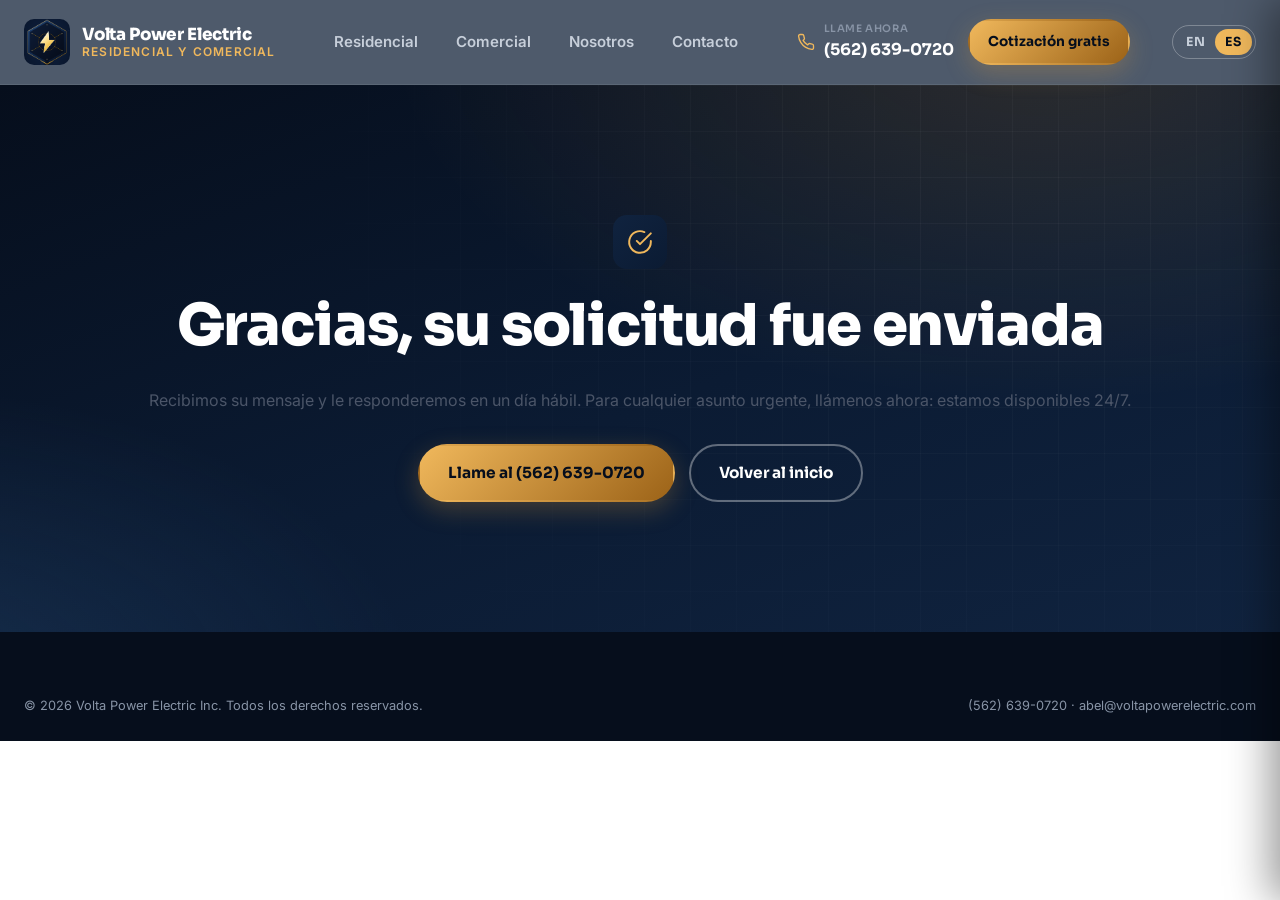
<file: es/gracias.html>
<!DOCTYPE html>
<html lang="es">
<head>
<meta charset="UTF-8">
<meta name="viewport" content="width=device-width, initial-scale=1.0">
<title>Gracias | Volta Power Electric</title>
<meta name="robots" content="noindex">
<link rel="icon" type="image/png" href="/assets/images/favicon-32.png">
<link rel="preconnect" href="https://fonts.googleapis.com">
<link rel="preconnect" href="https://fonts.gstatic.com" crossorigin>
<link href="https://fonts.googleapis.com/css2?family=Inter:wght@400;500;600;700;800&family=Sora:wght@600;700;800&display=swap" rel="stylesheet">
<link rel="stylesheet" href="/css/style.css?v=11">
</head>
<body>
<a class="skip-link" href="#main-content">Saltar al contenido principal</a>

<header class="site-header">
  <div class="container header-inner">
    <a href="index.html" class="brand">
      <img src="/assets/images/logo-icon.png" alt="Logotipo de Volta Power Electric">
      <div class="brand-text">
        <strong>Volta Power Electric</strong>
        <span>Residencial y Comercial</span>
      </div>
    </a>
    <nav class="main-nav">
      <a href="residencial.html">Residencial</a>
      <a href="comercial.html">Comercial</a>
      <a href="nosotros.html">Nosotros</a>
      <a href="contacto.html">Contacto</a>
    </nav>
    <div class="header-cta">
      <a href="tel:+15626390720" class="header-phone">
        <svg aria-hidden="true" focusable="false" viewBox="0 0 24 24" fill="none" stroke="currentColor" stroke-width="1.8" stroke-linecap="round" stroke-linejoin="round"><path d="M22 16.92v3a2 2 0 0 1-2.18 2 19.79 19.79 0 0 1-8.63-3.07 19.5 19.5 0 0 1-6-6 19.79 19.79 0 0 1-3.07-8.67A2 2 0 0 1 4.11 2h3a2 2 0 0 1 2 1.72c.127.96.361 1.903.7 2.81a2 2 0 0 1-.45 2.11L8.09 9.91a16 16 0 0 0 6 6l1.27-1.27a2 2 0 0 1 2.11-.45c.907.339 1.85.573 2.81.7A2 2 0 0 1 22 16.92z"></path></svg>
        <span><small>Llame ahora</small>(562) 639-0720</span>
      </a>
      <a href="contacto.html" class="btn btn-gold btn-sm">Cotización gratis</a>
    </div>
    <div class="lang-toggle" role="group" aria-label="Language / Idioma"><a href="/thank-you.html" lang="en" hreflang="en">EN</a><a href="gracias.html" lang="es" hreflang="es" class="is-active" aria-current="true">ES</a></div>
    <button class="nav-toggle" aria-label="Abrir o cerrar el menú"><span></span></button>
  </div>
</header>
<div class="nav-scrim"></div>
<nav class="mobile-nav">
  <a href="index.html">Inicio</a>
  <a href="residencial.html">Residencial</a>
  <a href="comercial.html">Comercial</a>
  <a href="nosotros.html">Nosotros</a>
  <a href="contacto.html">Contacto</a>
  <a href="/thank-you.html" lang="en" hreflang="en">English</a>
  <a href="tel:+15626390720" class="btn btn-gold btn-block">Llame al (562) 639-0720</a>
</nav>

<main id="main-content">
<section class="hero" style="padding:130px 0;">
  <div class="container text-center" style="position:relative; z-index:2;">
    <div class="card-icon" style="margin:0 auto 24px;">
      <svg aria-hidden="true" focusable="false" viewBox="0 0 24 24" fill="none" stroke="currentColor" stroke-width="1.8" stroke-linecap="round" stroke-linejoin="round"><path d="M22 11.08V12a10 10 0 1 1-5.93-9.14"></path><polyline points="22 4 12 14.01 9 11.01"></polyline></svg>
    </div>
    <h1 style="color:#fff;">Gracias, su solicitud fue enviada</h1>
    <p class="lead" style="margin:0 auto;">Recibimos su mensaje y le responderemos en un día hábil. Para cualquier asunto urgente, llámenos ahora: estamos disponibles 24/7.</p>
    <div class="hero-actions" style="justify-content:center; margin-top:30px;">
      <a href="tel:+15626390720" class="btn btn-gold">Llame al (562) 639-0720</a>
      <a href="index.html" class="btn btn-outline">Volver al inicio</a>
    </div>
  </div>
</section>
</main>

<footer class="site-footer" style="padding-top:40px;">
  <div class="container">
    <div class="footer-bottom" style="border-top:none;">
      <span>© <span data-year></span> Volta Power Electric Inc. Todos los derechos reservados.</span>
      <span><a href="tel:+15626390720">(562) 639-0720</a> · <a href="mailto:abel@voltapowerelectric.com">abel@voltapowerelectric.com</a></span>
    </div>
  </div>
</footer>

<script src="/js/main.js?v=6"></script>
</body>
</html>
</file>
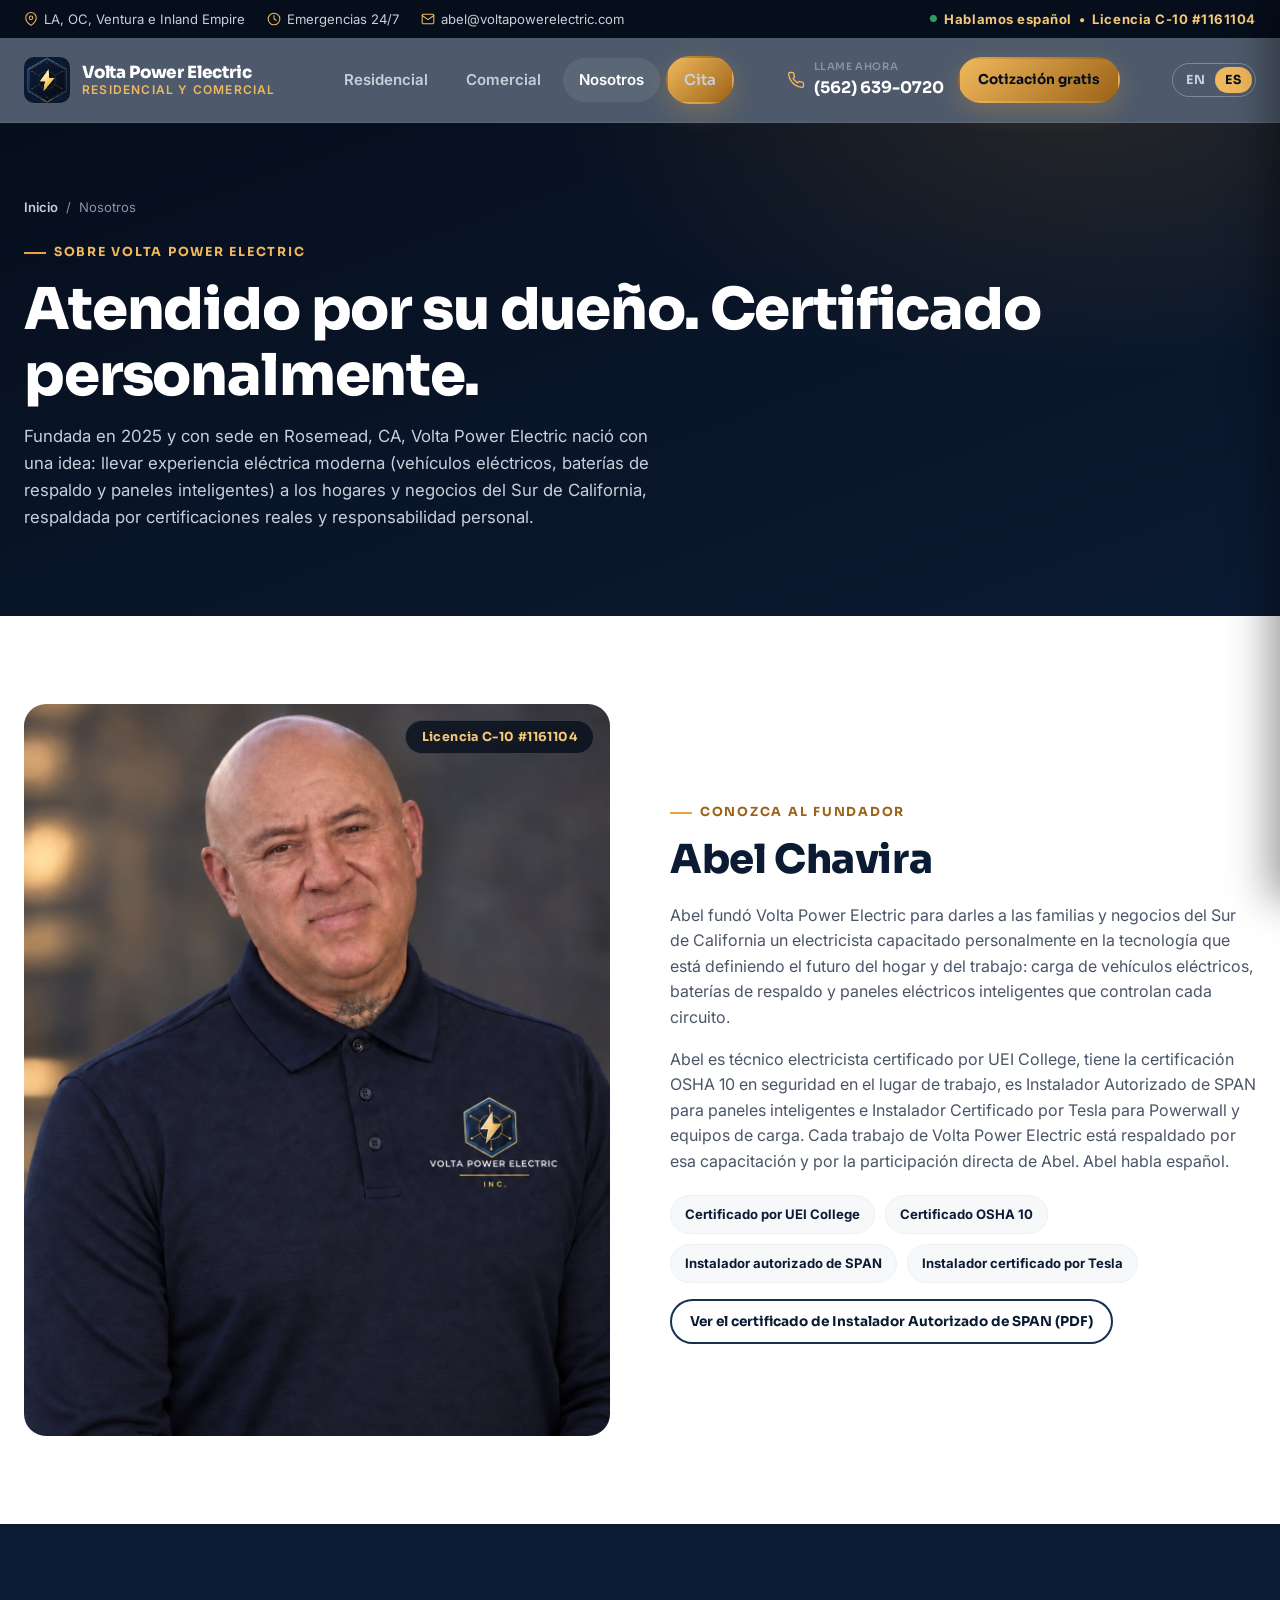
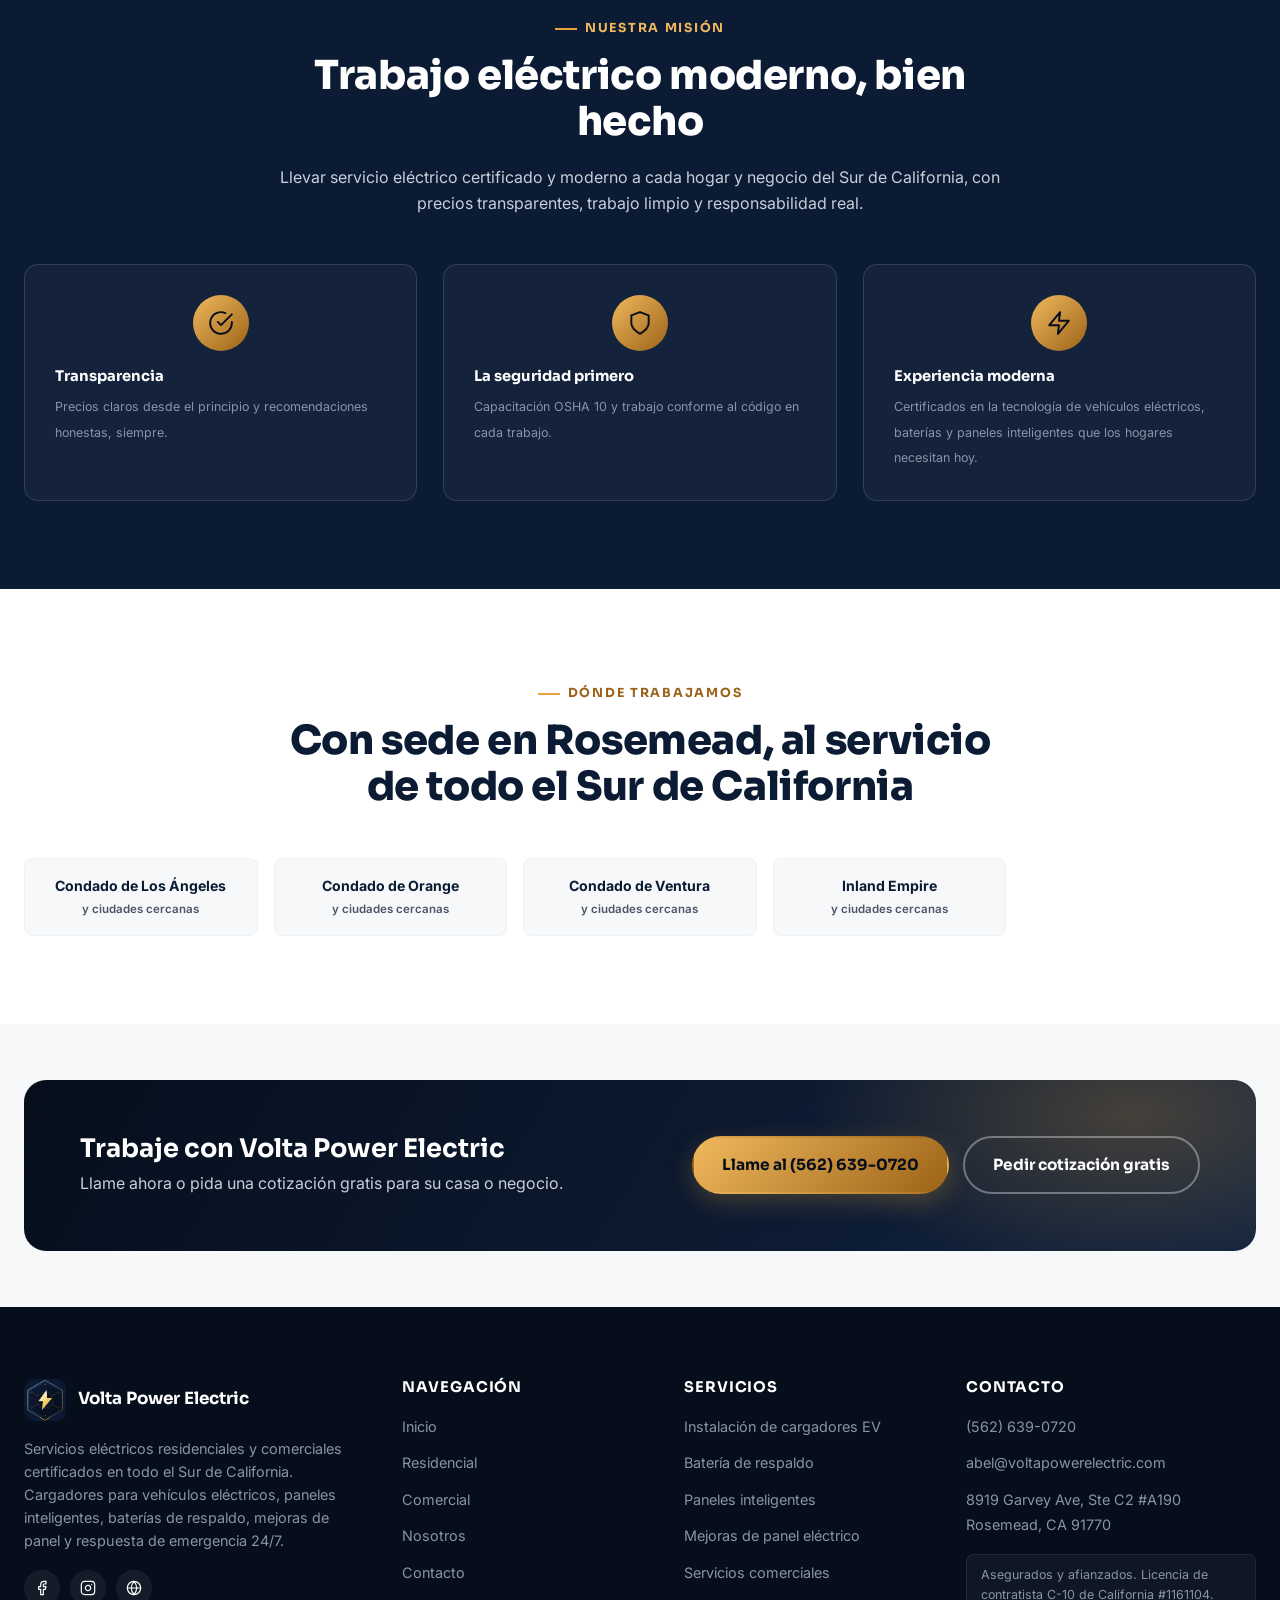
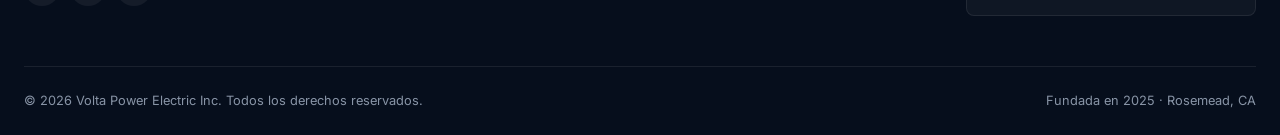
<file: es/nosotros.html>
<!DOCTYPE html>
<html lang="es">
<head>
<meta charset="UTF-8">
<meta name="viewport" content="width=device-width, initial-scale=1.0">
<title>Sobre Volta Power Electric | Electricista del Sur de California atendido por su dueño</title>
<meta name="description" content="Conozca a Volta Power Electric, fundada por Abel Chavira: electricista certificado por UEI College, OSHA 10, SPAN y Tesla, al servicio del Sur de California. Hablamos español.">
<meta name="robots" content="index, follow">
<link rel="canonical" href="https://voltapowerelectric.com/es/nosotros.html">
<link rel="alternate" hreflang="en" href="https://voltapowerelectric.com/about.html">
<link rel="alternate" hreflang="es" href="https://voltapowerelectric.com/es/nosotros.html">
<link rel="alternate" hreflang="x-default" href="https://voltapowerelectric.com/about.html">
<meta name="theme-color" content="#0b1b33">
<link rel="icon" type="image/png" href="/assets/images/favicon-32.png">
<link rel="apple-touch-icon" href="/assets/images/apple-touch-icon.png">
<meta property="og:type" content="website">
<meta property="og:site_name" content="Volta Power Electric">
<meta property="og:title" content="Sobre Volta Power Electric | Electricista del Sur de California atendido por su dueño">
<meta property="og:description" content="Conozca a Volta Power Electric, fundada por Abel Chavira: electricista certificado por UEI College, OSHA 10, SPAN y Tesla, al servicio del Sur de California. Hablamos español.">
<meta property="og:url" content="https://voltapowerelectric.com/es/nosotros.html">
<meta property="og:image" content="https://voltapowerelectric.com/assets/images/abel-chavira.jpg">
<meta property="og:image:width" content="1200">
<meta property="og:image:height" content="1667">
<meta property="og:locale" content="es_US">
<meta name="twitter:card" content="summary_large_image">
<meta name="twitter:title" content="Sobre Volta Power Electric | Electricista del Sur de California atendido por su dueño">
<meta name="twitter:description" content="Conozca a Volta Power Electric, fundada por Abel Chavira: electricista certificado por UEI College, OSHA 10, SPAN y Tesla, al servicio del Sur de California. Hablamos español.">
<meta name="twitter:image" content="https://voltapowerelectric.com/assets/images/abel-chavira.jpg">
<link rel="preconnect" href="https://fonts.googleapis.com">
<link rel="preconnect" href="https://fonts.gstatic.com" crossorigin>
<link href="https://fonts.googleapis.com/css2?family=Inter:wght@400;500;600;700;800&family=Sora:wght@600;700;800&display=swap" rel="stylesheet">
<link rel="stylesheet" href="/css/style.css?v=11">

<script type="application/ld+json">
{
  "@context": "https://schema.org",
  "@type": "Electrician",
  "@id": "https://voltapowerelectric.com/#business",
  "name": "Volta Power Electric",
  "legalName": "Volta Power Electric Inc.",
  "url": "https://voltapowerelectric.com/",
  "image": "https://voltapowerelectric.com/assets/images/logo-full.png",
  "logo": "https://voltapowerelectric.com/assets/images/logo-full.png",
  "telephone": "+1-562-639-0720",
  "email": "abel@voltapowerelectric.com",
  "priceRange": "$$",
  "foundingDate": "2025",
  "founder": {
    "@type": "Person",
    "name": "Abel Chavira"
  },
  "address": {
    "@type": "PostalAddress",
    "streetAddress": "8919 Garvey Ave, Ste C2 #A190",
    "addressLocality": "Rosemead",
    "addressRegion": "CA",
    "postalCode": "91770",
    "addressCountry": "US"
  },
  "areaServed": [
    {
      "@type": "AdministrativeArea",
      "name": "Condado de Los Ángeles"
    },
    {
      "@type": "AdministrativeArea",
      "name": "Condado de Orange"
    },
    {
      "@type": "AdministrativeArea",
      "name": "Condado de Ventura"
    },
    {
      "@type": "AdministrativeArea",
      "name": "Inland Empire"
    }
  ],
  "openingHoursSpecification": [
    {
      "@type": "OpeningHoursSpecification",
      "dayOfWeek": [
        "Monday",
        "Tuesday",
        "Wednesday",
        "Thursday",
        "Friday"
      ],
      "opens": "08:00",
      "closes": "17:00"
    }
  ],
  "hasCredential": {
    "@type": "Credential",
    "credentialCategory": "License",
    "name": "Licencia de contratista eléctrico C-10 de California",
    "identifier": "1161104"
  },
  "sameAs": [
    "https://www.google.com/search?q=Volta+Power+Electric+Rosemead+CA"
  ],
  "hasOfferCatalog": {
    "@type": "OfferCatalog",
    "name": "Servicios eléctricos",
    "itemListElement": [
      {
        "@type": "Offer",
        "itemOffered": {
          "@type": "Service",
          "name": "Instalación de cargador para vehículo eléctrico"
        }
      },
      {
        "@type": "Offer",
        "itemOffered": {
          "@type": "Service",
          "name": "Mejoras de panel eléctrico"
        }
      },
      {
        "@type": "Offer",
        "itemOffered": {
          "@type": "Service",
          "name": "Instalación de paneles inteligentes"
        }
      },
      {
        "@type": "Offer",
        "itemOffered": {
          "@type": "Service",
          "name": "Instalación de baterías de respaldo"
        }
      },
      {
        "@type": "Offer",
        "itemOffered": {
          "@type": "Service",
          "name": "Instalación de generadores"
        }
      },
      {
        "@type": "Offer",
        "itemOffered": {
          "@type": "Service",
          "name": "Recableado de casas y ADU"
        }
      },
      {
        "@type": "Offer",
        "itemOffered": {
          "@type": "Service",
          "name": "Diagnóstico y reparación eléctrica"
        }
      },
      {
        "@type": "Offer",
        "itemOffered": {
          "@type": "Service",
          "name": "Diseño e instalación de iluminación"
        }
      },
      {
        "@type": "Offer",
        "itemOffered": {
          "@type": "Service",
          "name": "Adecuaciones de locales comerciales"
        }
      },
      {
        "@type": "Offer",
        "itemOffered": {
          "@type": "Service",
          "name": "Contratos de mantenimiento comercial"
        }
      }
    ]
  },
  "knowsLanguage": [
    "en",
    "es"
  ]
}
</script>
<script type="application/ld+json">
{
  "@context": "https://schema.org",
  "@type": "Person",
  "name": "Abel Chavira",
  "jobTitle": "Fundador y electricista",
  "worksFor": {
    "@type": "Electrician",
    "name": "Volta Power Electric",
    "@id": "https://voltapowerelectric.com/#business"
  },
  "hasCredential": [
    {
      "@type": "Credential",
      "credentialCategory": "certification",
      "name": "Técnico electricista certificado por UEI College"
    },
    {
      "@type": "Credential",
      "credentialCategory": "certification",
      "name": "Certificación OSHA 10"
    },
    {
      "@type": "Credential",
      "credentialCategory": "certification",
      "name": "Instalador autorizado de SPAN"
    },
    {
      "@type": "Credential",
      "credentialCategory": "certification",
      "name": "Instalador certificado por Tesla"
    }
  ]
}
</script>
<script type="application/ld+json">
{
  "@context": "https://schema.org",
  "@type": "BreadcrumbList",
  "itemListElement": [
    {
      "@type": "ListItem",
      "position": 1,
      "name": "Inicio",
      "item": "https://voltapowerelectric.com/es/"
    },
    {
      "@type": "ListItem",
      "position": 2,
      "name": "Nosotros",
      "item": "https://voltapowerelectric.com/es/nosotros.html"
    }
  ]
}
</script>
</head>
<body>
<a class="skip-link" href="#main-content">Saltar al contenido principal</a>

<div class="top-bar">
  <div class="container">
    <div class="top-bar-left">
      <span><svg aria-hidden="true" focusable="false" viewBox="0 0 24 24" fill="none" stroke="currentColor" stroke-width="1.8" stroke-linecap="round" stroke-linejoin="round"><path d="M21 10c0 7-9 13-9 13s-9-6-9-13a9 9 0 0 1 18 0z"></path><circle cx="12" cy="10" r="3"></circle></svg> LA, OC, Ventura e Inland Empire</span>
      <span><svg aria-hidden="true" focusable="false" viewBox="0 0 24 24" fill="none" stroke="currentColor" stroke-width="1.8" stroke-linecap="round" stroke-linejoin="round"><circle cx="12" cy="12" r="10"></circle><polyline points="12 6 12 12 16 14"></polyline></svg> Emergencias 24/7</span>
      <span><svg aria-hidden="true" focusable="false" viewBox="0 0 24 24" fill="none" stroke="currentColor" stroke-width="1.8" stroke-linecap="round" stroke-linejoin="round"><path d="M4 4h16c1.1 0 2 .9 2 2v12c0 1.1-.9 2-2 2H4c-1.1 0-2-.9-2-2V6c0-1.1.9-2 2-2z"></path><polyline points="22,6 12,13 2,6"></polyline></svg> abel@voltapowerelectric.com</span>
    </div>
    <div class="top-bar-badge">Hablamos español &nbsp;•&nbsp; Licencia C-10 #1161104</div>
  </div>
</div>

<header class="site-header">
  <div class="container header-inner">
    <a href="index.html" class="brand">
      <img src="/assets/images/logo-icon.png" alt="Logotipo de Volta Power Electric">
      <div class="brand-text">
        <strong>Volta Power Electric</strong>
        <span>Residencial y Comercial</span>
      </div>
    </a>
    <nav class="main-nav">
      <a href="residencial.html">Residencial</a>
      <a href="comercial.html">Comercial</a>
      <a href="nosotros.html" class="active">Nosotros</a>
      <a href="contacto.html#book-online" class="btn btn-gold btn-sm">Cita</a>
    </nav>
    <div class="header-cta">
      <a href="tel:+15626390720" class="header-phone">
        <svg aria-hidden="true" focusable="false" viewBox="0 0 24 24" fill="none" stroke="currentColor" stroke-width="1.8" stroke-linecap="round" stroke-linejoin="round"><path d="M22 16.92v3a2 2 0 0 1-2.18 2 19.79 19.79 0 0 1-8.63-3.07 19.5 19.5 0 0 1-6-6 19.79 19.79 0 0 1-3.07-8.67A2 2 0 0 1 4.11 2h3a2 2 0 0 1 2 1.72c.127.96.361 1.903.7 2.81a2 2 0 0 1-.45 2.11L8.09 9.91a16 16 0 0 0 6 6l1.27-1.27a2 2 0 0 1 2.11-.45c.907.339 1.85.573 2.81.7A2 2 0 0 1 22 16.92z"></path></svg>
        <span><small>Llame ahora</small>(562) 639-0720</span>
      </a>
      <a href="contacto.html" class="btn btn-gold btn-sm">Cotización gratis</a>
    </div>
    <div class="lang-toggle" role="group" aria-label="Language / Idioma"><a href="/about.html" lang="en" hreflang="en">EN</a><a href="nosotros.html" lang="es" hreflang="es" class="is-active" aria-current="true">ES</a></div>
    <button class="nav-toggle" aria-label="Abrir o cerrar el menú"><span></span></button>
  </div>
</header>
<div class="nav-scrim"></div>
<nav class="mobile-nav">
  <a href="index.html">Inicio</a>
  <a href="residencial.html">Residencial</a>
  <a href="comercial.html">Comercial</a>
  <a href="nosotros.html">Nosotros</a>
  <a href="contacto.html#book-online">Cita</a>
  <a href="/about.html" lang="en" hreflang="en">English</a>
  <a href="tel:+15626390720" class="btn btn-gold btn-block">Llame al (562) 639-0720</a>
</nav>

<main id="main-content">
<!-- ============ PAGE HERO ============ -->
<section class="page-hero">
  <div class="container">
    <div class="breadcrumb"><a href="index.html">Inicio</a> / <span>Nosotros</span></div>
    <span class="eyebrow">Sobre Volta Power Electric</span>
    <h1>Atendido por su dueño. Certificado personalmente.</h1>
    <p>Fundada en 2025 y con sede en Rosemead, CA, Volta Power Electric nació con una idea: llevar experiencia eléctrica moderna (vehículos eléctricos, baterías de respaldo y paneles inteligentes) a los hogares y negocios del Sur de California, respaldada por certificaciones reales y responsabilidad personal.</p>
  </div>
</section>

<!-- ============ FOUNDER STORY ============ -->
<section class="bg-white">
  <div class="container two-col">
    <div class="portrait-frame" style="border-radius:var(--radius-lg); overflow:hidden; aspect-ratio: 4/5;">
      <img src="/assets/images/abel-chavira.jpg" alt="Abel Chavira, fundador y dueño" style="width:100%; height:100%; object-fit:cover; display:block;">
      <button type="button" class="license-badge-corner" data-open-pdf-modal aria-haspopup="dialog">Licencia C-10 #1161104</button>
    </div>
    <div>
      <span class="eyebrow">Conozca al fundador</span>
      <h2>Abel Chavira</h2>
      <p>Abel fundó Volta Power Electric para darles a las familias y negocios del Sur de California un electricista capacitado personalmente en la tecnología que está definiendo el futuro del hogar y del trabajo: carga de vehículos eléctricos, baterías de respaldo y paneles eléctricos inteligentes que controlan cada circuito.</p>
      <p>Abel es técnico electricista certificado por UEI College, tiene la certificación OSHA 10 en seguridad en el lugar de trabajo, es Instalador Autorizado de SPAN para paneles inteligentes e Instalador Certificado por Tesla para Powerwall y equipos de carga. Cada trabajo de Volta Power Electric está respaldado por esa capacitación y por la participación directa de Abel. Abel habla español.</p>
      <div class="tag-list">
        <span class="tag-pill">Certificado por UEI College</span>
        <span class="tag-pill">Certificado OSHA 10</span>
        <span class="tag-pill">Instalador autorizado de SPAN</span>
        <span class="tag-pill">Instalador certificado por Tesla</span>
      </div>
      <a href="/documents/Abel-Chavira-SPAN-Authorized-Installer-Certificate.pdf" class="btn btn-outline-navy btn-sm" target="_blank" rel="noopener" download style="margin-top:16px;">Ver el certificado de Instalador Autorizado de SPAN (PDF)</a>
    </div>
  </div>
</section>

<!-- ============ MISSION / VALUES ============ -->
<section class="bg-navy">
  <div class="container">
    <div class="section-head center">
      <span class="eyebrow">Nuestra misión</span>
      <h2>Trabajo eléctrico moderno, bien hecho</h2>
      <p>Llevar servicio eléctrico certificado y moderno a cada hogar y negocio del Sur de California, con precios transparentes, trabajo limpio y responsabilidad real.</p>
    </div>
    <div class="grid grid-3">
      <div class="cert-card" style="text-align:left; padding:30px;">
        <div class="cert-icon"><svg aria-hidden="true" focusable="false" viewBox="0 0 24 24" fill="none" stroke="currentColor" stroke-width="1.8" stroke-linecap="round" stroke-linejoin="round"><path d="M22 11.08V12a10 10 0 1 1-5.93-9.14"></path><polyline points="22 4 12 14.01 9 11.01"></polyline></svg></div>
        <strong>Transparencia</strong>
        <span>Precios claros desde el principio y recomendaciones honestas, siempre.</span>
      </div>
      <div class="cert-card" style="text-align:left; padding:30px;">
        <div class="cert-icon"><svg aria-hidden="true" focusable="false" viewBox="0 0 24 24" fill="none" stroke="currentColor" stroke-width="1.8" stroke-linecap="round" stroke-linejoin="round"><path d="M12 22s8-4 8-10V5l-8-3-8 3v7c0 6 8 10 8 10z"></path></svg></div>
        <strong>La seguridad primero</strong>
        <span>Capacitación OSHA 10 y trabajo conforme al código en cada trabajo.</span>
      </div>
      <div class="cert-card" style="text-align:left; padding:30px;">
        <div class="cert-icon"><svg aria-hidden="true" focusable="false" viewBox="0 0 24 24" fill="none" stroke="currentColor" stroke-width="1.8" stroke-linecap="round" stroke-linejoin="round"><polygon points="13 2 3 14 12 14 11 22 21 10 12 10 13 2"></polygon></svg></div>
        <strong>Experiencia moderna</strong>
        <span>Certificados en la tecnología de vehículos eléctricos, baterías y paneles inteligentes que los hogares necesitan hoy.</span>
      </div>
    </div>
  </div>
</section>

<!-- ============ SERVICE AREA ============ -->
<section class="bg-white">
  <div class="container">
    <div class="section-head center">
      <span class="eyebrow">Dónde trabajamos</span>
      <h2>Con sede en Rosemead, al servicio de todo el Sur de California</h2>
    </div>
    <div class="area-grid">
      <div class="area-chip">Condado de Los Ángeles<span>y ciudades cercanas</span></div>
      <div class="area-chip">Condado de Orange<span>y ciudades cercanas</span></div>
      <div class="area-chip">Condado de Ventura<span>y ciudades cercanas</span></div>
      <div class="area-chip">Inland Empire<span>y ciudades cercanas</span></div>
    </div>
  </div>
</section>

<!-- ============ CTA BANNER ============ -->
<section class="bg-off section-tight">
  <div class="container">
    <div class="cta-banner">
      <div>
        <h3>Trabaje con Volta Power Electric</h3>
        <p>Llame ahora o pida una cotización gratis para su casa o negocio.</p>
      </div>
      <div class="cta-actions">
        <a href="tel:+15626390720" class="btn btn-gold">Llame al (562) 639-0720</a>
        <a href="contacto.html" class="btn btn-outline">Pedir cotización gratis</a>
      </div>
    </div>
  </div>
</section>
</main>

<!-- ============ FOOTER ============ -->
<footer class="site-footer">
  <div class="container">
    <div class="footer-grid">
      <div>
        <div class="footer-brand">
          <img src="/assets/images/logo-icon.png" alt="Logotipo de Volta Power Electric">
          <strong>Volta Power Electric</strong>
        </div>
        <p>Servicios eléctricos residenciales y comerciales certificados en todo el Sur de California. Cargadores para vehículos eléctricos, paneles inteligentes, baterías de respaldo, mejoras de panel y respuesta de emergencia 24/7.</p>
        <div class="footer-social">
          <a href="#" aria-label="Facebook"><svg aria-hidden="true" focusable="false" viewBox="0 0 24 24" fill="none" stroke="currentColor" stroke-width="1.8" stroke-linecap="round" stroke-linejoin="round"><path d="M18 2h-3a5 5 0 0 0-5 5v3H7v4h3v8h4v-8h3l1-4h-4V7a1 1 0 0 1 1-1h3z"></path></svg></a>
          <a href="https://www.instagram.com/voltapowerelectric?stkn=NTc4MTIwNjQ2YQ==" aria-label="Instagram" target="_blank" rel="noopener"><svg aria-hidden="true" focusable="false" viewBox="0 0 24 24" fill="none" stroke="currentColor" stroke-width="1.8" stroke-linecap="round" stroke-linejoin="round"><rect x="2" y="2" width="20" height="20" rx="5" ry="5"></rect><path d="M16 11.37A4 4 0 1 1 12.63 8 4 4 0 0 1 16 11.37z"></path><line x1="17.5" y1="6.5" x2="17.51" y2="6.5"></line></svg></a>
          <a href="https://www.google.com/search?q=Volta+Power+Electric+Rosemead+CA" target="_blank" rel="noopener" aria-label="Reseñas en Google"><svg aria-hidden="true" focusable="false" viewBox="0 0 24 24" fill="none" stroke="currentColor" stroke-width="1.8" stroke-linecap="round" stroke-linejoin="round"><circle cx="12" cy="12" r="10"></circle><line x1="2" y1="12" x2="22" y2="12"></line><path d="M12 2a15.3 15.3 0 0 1 4 10 15.3 15.3 0 0 1-4 10 15.3 15.3 0 0 1-4-10 15.3 15.3 0 0 1 4-10z"></path></svg></a>
        </div>
      </div>
      <div>
        <h4>Navegación</h4>
        <ul class="footer-links">
          <li><a href="index.html">Inicio</a></li>
          <li><a href="residencial.html">Residencial</a></li>
          <li><a href="comercial.html">Comercial</a></li>
          <li><a href="nosotros.html">Nosotros</a></li>
          <li><a href="contacto.html">Contacto</a></li>
        </ul>
      </div>
      <div>
        <h4>Servicios</h4>
        <ul class="footer-links">
          <li><a href="residencial.html#ev-charger">Instalación de cargadores EV</a></li>
          <li><a href="residencial.html#battery-backup">Batería de respaldo</a></li>
          <li><a href="residencial.html#smart-panels">Paneles inteligentes</a></li>
          <li><a href="residencial.html#panel-upgrades">Mejoras de panel eléctrico</a></li>
          <li><a href="comercial.html">Servicios comerciales</a></li>
        </ul>
      </div>
      <div>
        <h4>Contacto</h4>
        <ul class="footer-links">
          <li><a href="tel:+15626390720">(562) 639-0720</a></li>
          <li><a href="mailto:abel@voltapowerelectric.com">abel@voltapowerelectric.com</a></li>
          <li><a href="https://maps.google.com/?q=8919+Garvey+Ave+Ste+C2+%23A190+Rosemead+CA+91770" target="_blank" rel="noopener">8919 Garvey Ave, Ste C2 #A190<br>Rosemead, CA 91770</a></li>
        </ul>
        <div class="license-note">Asegurados y afianzados. Licencia de contratista C-10 de California #1161104.</div>
      </div>
    </div>
    <div class="footer-bottom">
      <span>© <span data-year></span> Volta Power Electric Inc. Todos los derechos reservados.</span>
      <span>Fundada en 2025 · Rosemead, CA</span>
    </div>
  </div>
</footer>

<div class="sticky-call">
  <a href="tel:+15626390720" class="btn btn-gold btn-block">Llame ahora</a>
  <a href="contacto.html" class="btn btn-block" style="background:transparent;border:2px solid rgba(255,255,255,.4);color:#fff;">Cotizar</a>
</div>

<!-- ============ LICENSE PDF MODAL ============ -->
<div class="pdf-modal" id="license-pdf-modal" role="dialog" aria-modal="true" aria-label="Licencia de contratista C-10">
  <div class="pdf-modal-inner">
    <div class="pdf-modal-bar">
      <span>Licencia de contratista C-10 de California #1161104</span>
      <div style="display:flex; align-items:center; gap:16px;">
        <a href="/documents/Volta-Power-Electric-C10-License-1161104.pdf" target="_blank" rel="noopener">Abrir PDF en otra pestaña &#8599;</a>
        <button type="button" class="pdf-modal-close" aria-label="Cerrar">&times;</button>
      </div>
    </div>
    <iframe src="" data-pdf-src="/documents/Volta-Power-Electric-C10-License-1161104.pdf" title="Licencia de contratista C-10 de California"></iframe>
  </div>
</div>

<script src="/js/main.js?v=6"></script>
</body>
</html>
</file>
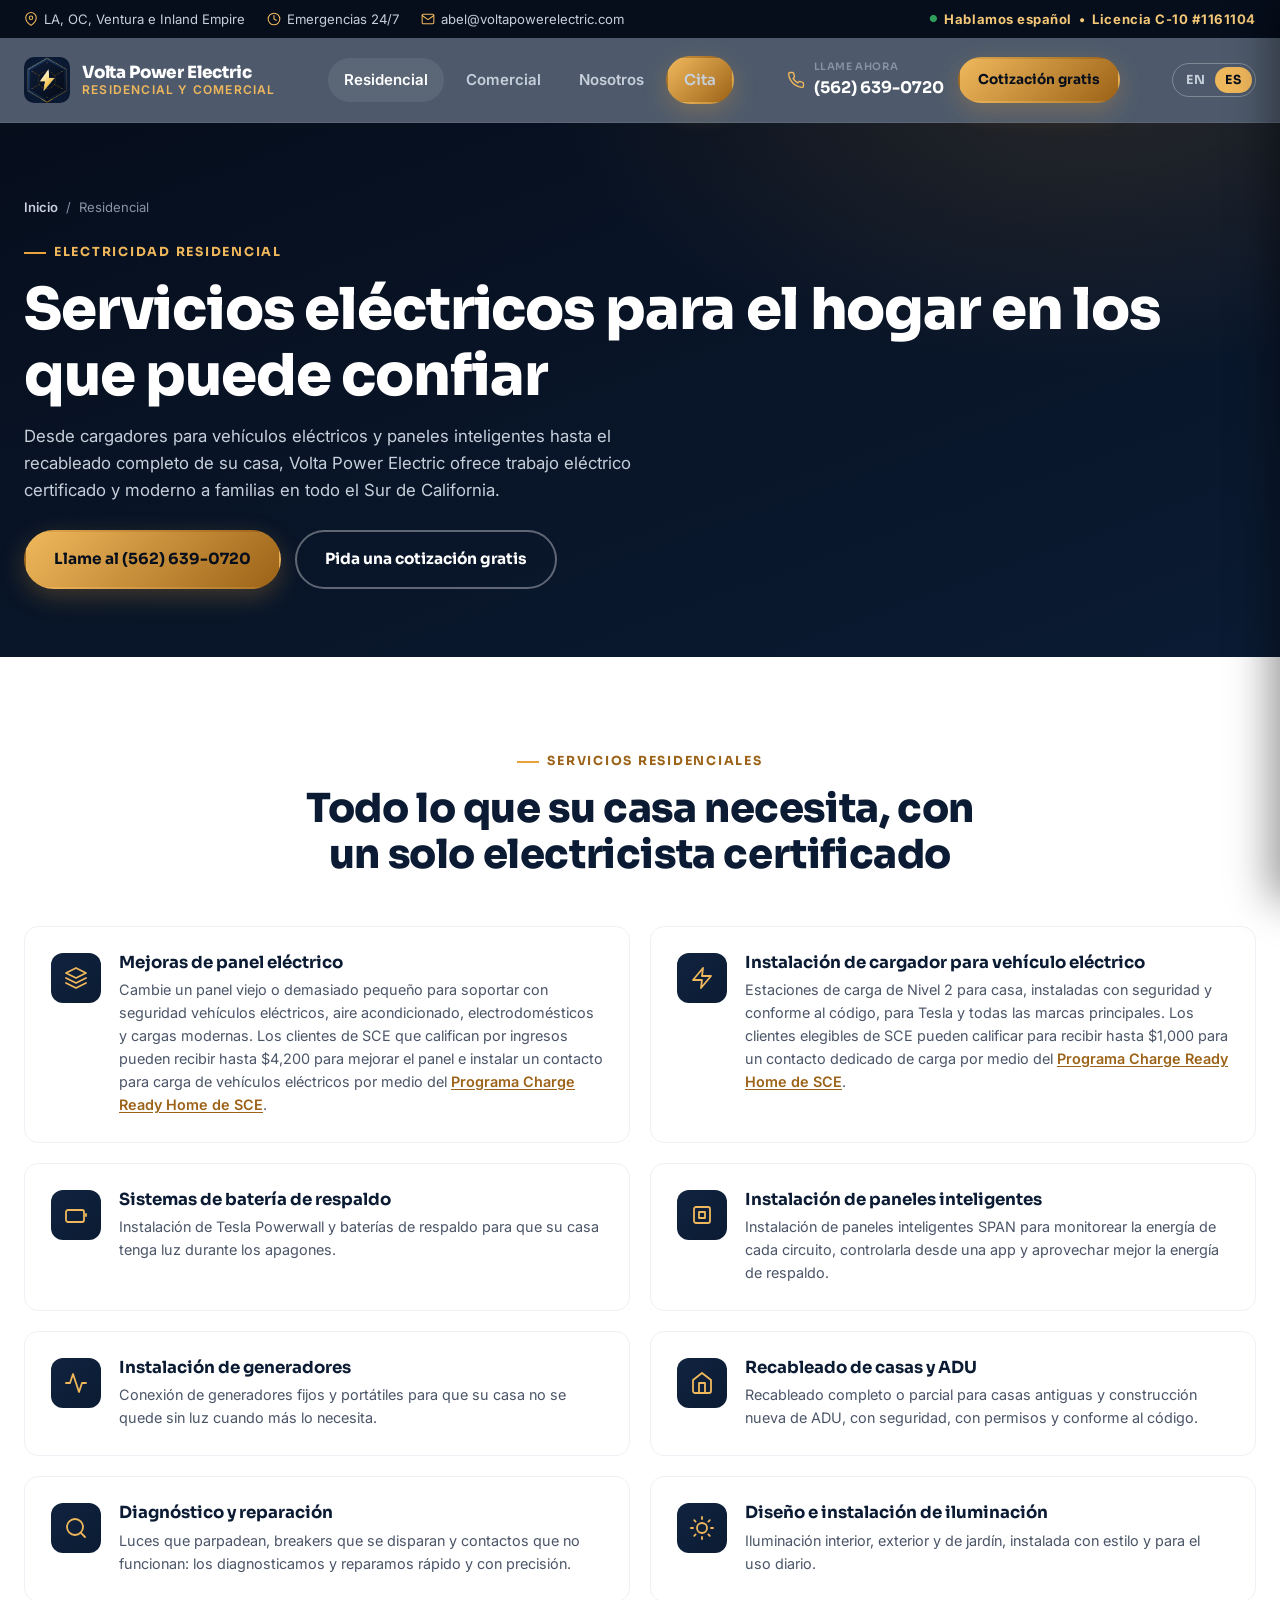
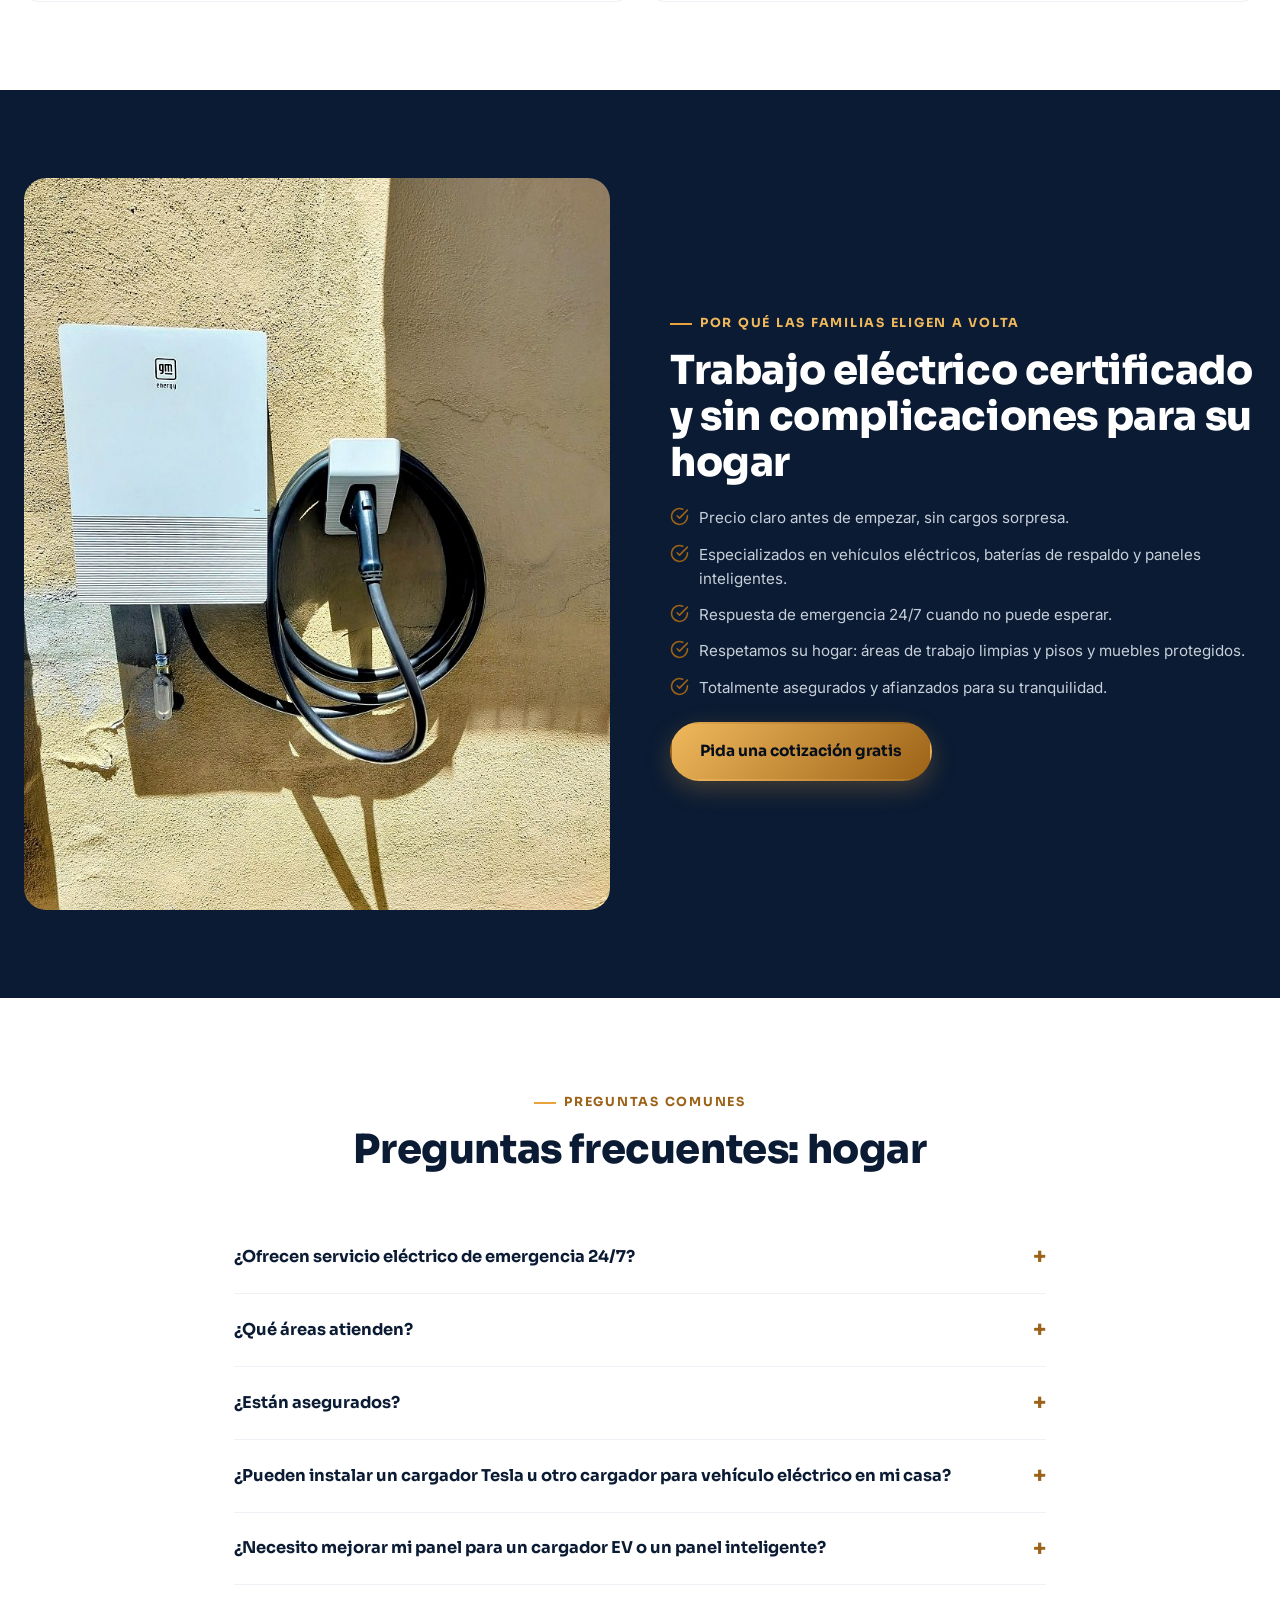
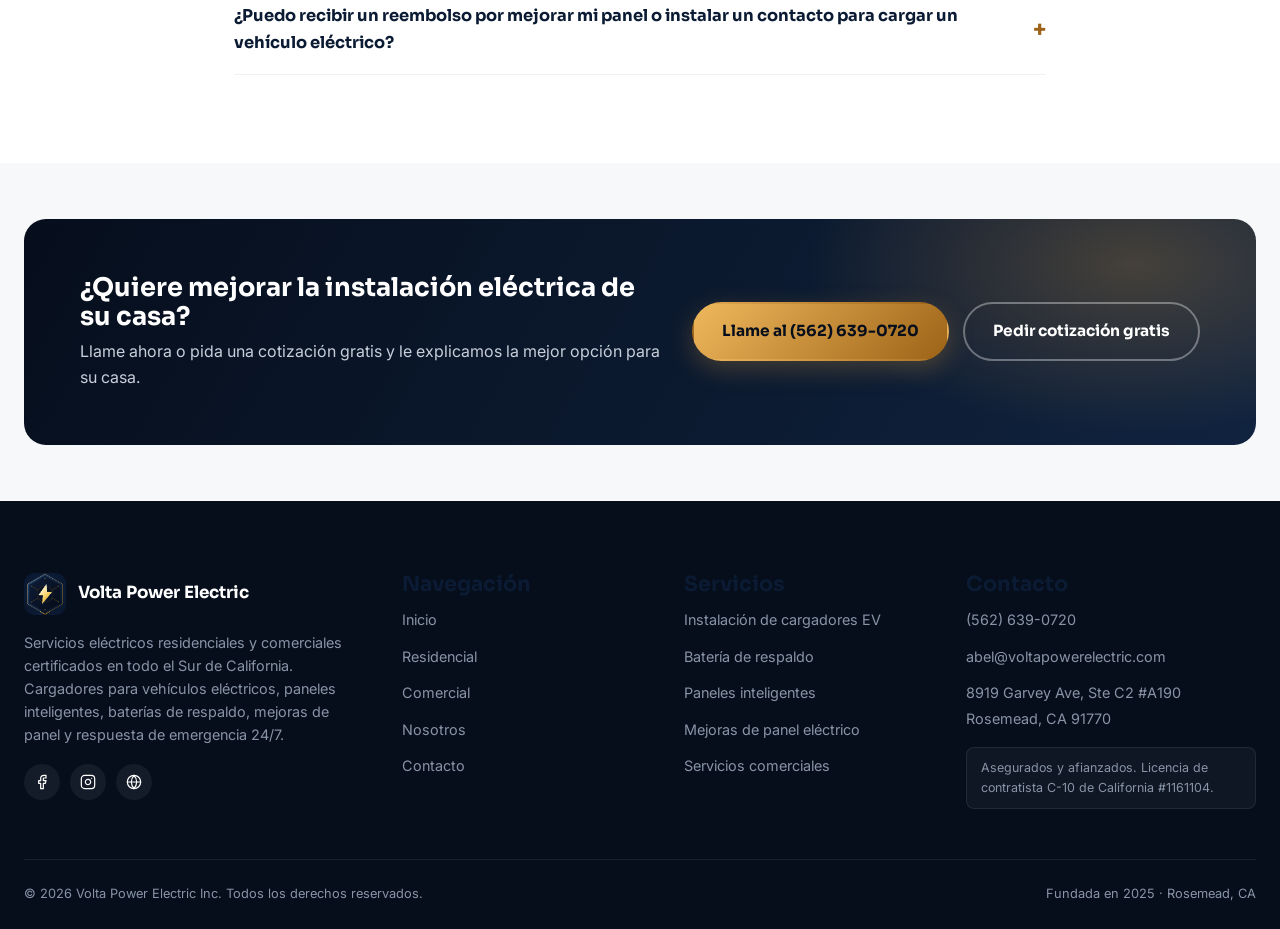
<file: es/residencial.html>
<!DOCTYPE html>
<html lang="es">
<head>
<meta charset="UTF-8">
<meta name="viewport" content="width=device-width, initial-scale=1.0">
<title>Electricista Residencial en el Sur de California | Volta Power Electric</title>
<meta name="description" content="Cargadores EV, mejoras de panel, paneles inteligentes, baterías de respaldo, recableado de ADU y reparaciones para casas en LA, Orange, Ventura y el Inland Empire. Hablamos español.">
<meta name="robots" content="index, follow">
<link rel="canonical" href="https://voltapowerelectric.com/es/residencial.html">
<link rel="alternate" hreflang="en" href="https://voltapowerelectric.com/residential.html">
<link rel="alternate" hreflang="es" href="https://voltapowerelectric.com/es/residencial.html">
<link rel="alternate" hreflang="x-default" href="https://voltapowerelectric.com/residential.html">
<meta name="theme-color" content="#0b1b33">
<link rel="icon" type="image/png" href="/assets/images/favicon-32.png">
<link rel="apple-touch-icon" href="/assets/images/apple-touch-icon.png">
<meta property="og:type" content="website">
<meta property="og:site_name" content="Volta Power Electric">
<meta property="og:title" content="Electricista Residencial en el Sur de California | Volta Power Electric">
<meta property="og:description" content="Cargadores EV, mejoras de panel, paneles inteligentes, baterías de respaldo, recableado de ADU y reparaciones para casas en LA, Orange, Ventura y el Inland Empire. Hablamos español.">
<meta property="og:url" content="https://voltapowerelectric.com/es/residencial.html">
<meta property="og:image" content="https://voltapowerelectric.com/assets/images/logo-full.png">
<meta property="og:image:width" content="3000">
<meta property="og:image:height" content="3500">
<meta property="og:locale" content="es_US">
<meta name="twitter:card" content="summary_large_image">
<meta name="twitter:title" content="Electricista Residencial en el Sur de California | Volta Power Electric">
<meta name="twitter:description" content="Cargadores EV, mejoras de panel, paneles inteligentes, baterías de respaldo, recableado de ADU y reparaciones para casas en LA, Orange, Ventura y el Inland Empire. Hablamos español.">
<meta name="twitter:image" content="https://voltapowerelectric.com/assets/images/logo-full.png">
<link rel="preconnect" href="https://fonts.googleapis.com">
<link rel="preconnect" href="https://fonts.gstatic.com" crossorigin>
<link href="https://fonts.googleapis.com/css2?family=Inter:wght@400;500;600;700;800&family=Sora:wght@600;700;800&display=swap" rel="stylesheet">
<link rel="stylesheet" href="/css/style.css?v=11">

<script type="application/ld+json">
{
  "@context": "https://schema.org",
  "@type": "Electrician",
  "@id": "https://voltapowerelectric.com/#business",
  "name": "Volta Power Electric",
  "legalName": "Volta Power Electric Inc.",
  "url": "https://voltapowerelectric.com/",
  "image": "https://voltapowerelectric.com/assets/images/logo-full.png",
  "logo": "https://voltapowerelectric.com/assets/images/logo-full.png",
  "telephone": "+1-562-639-0720",
  "email": "abel@voltapowerelectric.com",
  "priceRange": "$$",
  "foundingDate": "2025",
  "founder": {
    "@type": "Person",
    "name": "Abel Chavira"
  },
  "address": {
    "@type": "PostalAddress",
    "streetAddress": "8919 Garvey Ave, Ste C2 #A190",
    "addressLocality": "Rosemead",
    "addressRegion": "CA",
    "postalCode": "91770",
    "addressCountry": "US"
  },
  "areaServed": [
    {
      "@type": "AdministrativeArea",
      "name": "Condado de Los Ángeles"
    },
    {
      "@type": "AdministrativeArea",
      "name": "Condado de Orange"
    },
    {
      "@type": "AdministrativeArea",
      "name": "Condado de Ventura"
    },
    {
      "@type": "AdministrativeArea",
      "name": "Inland Empire"
    }
  ],
  "openingHoursSpecification": [
    {
      "@type": "OpeningHoursSpecification",
      "dayOfWeek": [
        "Monday",
        "Tuesday",
        "Wednesday",
        "Thursday",
        "Friday"
      ],
      "opens": "08:00",
      "closes": "17:00"
    }
  ],
  "hasCredential": {
    "@type": "Credential",
    "credentialCategory": "License",
    "name": "Licencia de contratista eléctrico C-10 de California",
    "identifier": "1161104"
  },
  "sameAs": [
    "https://www.google.com/search?q=Volta+Power+Electric+Rosemead+CA"
  ],
  "hasOfferCatalog": {
    "@type": "OfferCatalog",
    "name": "Servicios eléctricos",
    "itemListElement": [
      {
        "@type": "Offer",
        "itemOffered": {
          "@type": "Service",
          "name": "Instalación de cargador para vehículo eléctrico"
        }
      },
      {
        "@type": "Offer",
        "itemOffered": {
          "@type": "Service",
          "name": "Mejoras de panel eléctrico"
        }
      },
      {
        "@type": "Offer",
        "itemOffered": {
          "@type": "Service",
          "name": "Instalación de paneles inteligentes"
        }
      },
      {
        "@type": "Offer",
        "itemOffered": {
          "@type": "Service",
          "name": "Instalación de baterías de respaldo"
        }
      },
      {
        "@type": "Offer",
        "itemOffered": {
          "@type": "Service",
          "name": "Instalación de generadores"
        }
      },
      {
        "@type": "Offer",
        "itemOffered": {
          "@type": "Service",
          "name": "Recableado de casas y ADU"
        }
      },
      {
        "@type": "Offer",
        "itemOffered": {
          "@type": "Service",
          "name": "Diagnóstico y reparación eléctrica"
        }
      },
      {
        "@type": "Offer",
        "itemOffered": {
          "@type": "Service",
          "name": "Diseño e instalación de iluminación"
        }
      },
      {
        "@type": "Offer",
        "itemOffered": {
          "@type": "Service",
          "name": "Adecuaciones de locales comerciales"
        }
      },
      {
        "@type": "Offer",
        "itemOffered": {
          "@type": "Service",
          "name": "Contratos de mantenimiento comercial"
        }
      }
    ]
  },
  "knowsLanguage": [
    "en",
    "es"
  ]
}
</script>
<script type="application/ld+json">
{
  "@context": "https://schema.org",
  "@type": "BreadcrumbList",
  "itemListElement": [
    {
      "@type": "ListItem",
      "position": 1,
      "name": "Inicio",
      "item": "https://voltapowerelectric.com/es/"
    },
    {
      "@type": "ListItem",
      "position": 2,
      "name": "Residencial",
      "item": "https://voltapowerelectric.com/es/residencial.html"
    }
  ]
}
</script>
<script type="application/ld+json">
{
  "@context": "https://schema.org",
  "@type": "FAQPage",
  "mainEntity": [
    {
      "@type": "Question",
      "name": "¿Ofrecen servicio eléctrico de emergencia 24/7?",
      "acceptedAnswer": {
        "@type": "Answer",
        "text": "Sí. Volta Power Electric ofrece respuesta de emergencia 24/7 para problemas eléctricos urgentes en toda nuestra área de servicio del Sur de California."
      }
    },
    {
      "@type": "Question",
      "name": "¿Qué áreas atienden?",
      "acceptedAnswer": {
        "@type": "Answer",
        "text": "Atendemos a familias en los condados de Los Ángeles, Orange y Ventura y en el Inland Empire."
      }
    },
    {
      "@type": "Question",
      "name": "¿Están asegurados?",
      "acceptedAnswer": {
        "@type": "Answer",
        "text": "Sí. Volta Power Electric está totalmente asegurada y afianzada, y tiene una licencia de contratista C-10 de California vigente (#1161104)."
      }
    },
    {
      "@type": "Question",
      "name": "¿Pueden instalar un cargador Tesla u otro cargador para vehículo eléctrico en mi casa?",
      "acceptedAnswer": {
        "@type": "Answer",
        "text": "Sí. Instalamos cargadores de Nivel 2 para Tesla y todas las marcas principales, del tamaño correcto para su panel y el consumo de su casa."
      }
    },
    {
      "@type": "Question",
      "name": "¿Necesito mejorar mi panel para un cargador EV o un panel inteligente?",
      "acceptedAnswer": {
        "@type": "Answer",
        "text": "Depende del servicio eléctrico que ya tiene su casa. Hacemos una evaluación gratis en su propiedad para ver qué se necesita antes de cotizar cualquier trabajo."
      }
    },
    {
      "@type": "Question",
      "name": "¿Puedo recibir un reembolso por mejorar mi panel o instalar un contacto para cargar un vehículo eléctrico?",
      "acceptedAnswer": {
        "@type": "Answer",
        "text": "Si es cliente de SCE y califica por ingresos, o vive en una comunidad designada como desfavorecida por el estado, el programa Charge Ready Home de SCE ofrece hasta $4,200 para una mejora de panel con contacto de carga de Nivel 2, o hasta $1,000 solo por el contacto. Volta Power Electric es Contratista Participante del programa Charge Ready Home de SCE y le puede ayudar con la solicitud."
      }
    }
  ],
  "inLanguage": "es"
}
</script>
</head>
<body>
<a class="skip-link" href="#main-content">Saltar al contenido principal</a>

<div class="top-bar">
  <div class="container">
    <div class="top-bar-left">
      <span><svg aria-hidden="true" focusable="false" viewBox="0 0 24 24" fill="none" stroke="currentColor" stroke-width="1.8" stroke-linecap="round" stroke-linejoin="round"><path d="M21 10c0 7-9 13-9 13s-9-6-9-13a9 9 0 0 1 18 0z"></path><circle cx="12" cy="10" r="3"></circle></svg> LA, OC, Ventura e Inland Empire</span>
      <span><svg aria-hidden="true" focusable="false" viewBox="0 0 24 24" fill="none" stroke="currentColor" stroke-width="1.8" stroke-linecap="round" stroke-linejoin="round"><circle cx="12" cy="12" r="10"></circle><polyline points="12 6 12 12 16 14"></polyline></svg> Emergencias 24/7</span>
      <span><svg aria-hidden="true" focusable="false" viewBox="0 0 24 24" fill="none" stroke="currentColor" stroke-width="1.8" stroke-linecap="round" stroke-linejoin="round"><path d="M4 4h16c1.1 0 2 .9 2 2v12c0 1.1-.9 2-2 2H4c-1.1 0-2-.9-2-2V6c0-1.1.9-2 2-2z"></path><polyline points="22,6 12,13 2,6"></polyline></svg> abel@voltapowerelectric.com</span>
    </div>
    <div class="top-bar-badge">Hablamos español &nbsp;•&nbsp; Licencia C-10 #1161104</div>
  </div>
</div>

<header class="site-header">
  <div class="container header-inner">
    <a href="index.html" class="brand">
      <img src="/assets/images/logo-icon.png" alt="Logotipo de Volta Power Electric">
      <div class="brand-text">
        <strong>Volta Power Electric</strong>
        <span>Residencial y Comercial</span>
      </div>
    </a>
    <nav class="main-nav">
      <a href="residencial.html" class="active">Residencial</a>
      <a href="comercial.html">Comercial</a>
      <a href="nosotros.html">Nosotros</a>
      <a href="contacto.html#book-online" class="btn btn-gold btn-sm">Cita</a>
    </nav>
    <div class="header-cta">
      <a href="tel:+15626390720" class="header-phone">
        <svg aria-hidden="true" focusable="false" viewBox="0 0 24 24" fill="none" stroke="currentColor" stroke-width="1.8" stroke-linecap="round" stroke-linejoin="round"><path d="M22 16.92v3a2 2 0 0 1-2.18 2 19.79 19.79 0 0 1-8.63-3.07 19.5 19.5 0 0 1-6-6 19.79 19.79 0 0 1-3.07-8.67A2 2 0 0 1 4.11 2h3a2 2 0 0 1 2 1.72c.127.96.361 1.903.7 2.81a2 2 0 0 1-.45 2.11L8.09 9.91a16 16 0 0 0 6 6l1.27-1.27a2 2 0 0 1 2.11-.45c.907.339 1.85.573 2.81.7A2 2 0 0 1 22 16.92z"></path></svg>
        <span><small>Llame ahora</small>(562) 639-0720</span>
      </a>
      <a href="contacto.html" class="btn btn-gold btn-sm">Cotización gratis</a>
    </div>
    <div class="lang-toggle" role="group" aria-label="Language / Idioma"><a href="/residential.html" lang="en" hreflang="en">EN</a><a href="residencial.html" lang="es" hreflang="es" class="is-active" aria-current="true">ES</a></div>
    <button class="nav-toggle" aria-label="Abrir o cerrar el menú"><span></span></button>
  </div>
</header>
<div class="nav-scrim"></div>
<nav class="mobile-nav">
  <a href="index.html">Inicio</a>
  <a href="residencial.html">Residencial</a>
  <a href="comercial.html">Comercial</a>
  <a href="nosotros.html">Nosotros</a>
  <a href="contacto.html#book-online">Cita</a>
  <a href="/residential.html" lang="en" hreflang="en">English</a>
  <a href="tel:+15626390720" class="btn btn-gold btn-block">Llame al (562) 639-0720</a>
</nav>

<main id="main-content">
<!-- ============ PAGE HERO ============ -->
<section class="page-hero">
  <div class="container">
    <div class="breadcrumb"><a href="index.html">Inicio</a> / <span>Residencial</span></div>
    <span class="eyebrow">Electricidad residencial</span>
    <h1>Servicios eléctricos para el hogar en los que puede confiar</h1>
    <p>Desde cargadores para vehículos eléctricos y paneles inteligentes hasta el recableado completo de su casa, Volta Power Electric ofrece trabajo eléctrico certificado y moderno a familias en todo el Sur de California.</p>
    <div class="hero-actions" style="margin-top:26px;">
      <a href="tel:+15626390720" class="btn btn-gold">Llame al (562) 639-0720</a>
      <a href="contacto.html" class="btn btn-outline">Pida una cotización gratis</a>
    </div>
  </div>
</section>

<!-- ============ SERVICE LIST ============ -->
<section class="bg-white">
  <div class="container">
    <div class="section-head center">
      <span class="eyebrow">Servicios residenciales</span>
      <h2>Todo lo que su casa necesita, con un solo electricista certificado</h2>
    </div>
    <div class="service-list">
      <div class="service-row" id="panel-upgrades">
        <div class="icon-wrap"><svg aria-hidden="true" focusable="false" viewBox="0 0 24 24" fill="none" stroke="currentColor" stroke-width="1.8" stroke-linecap="round" stroke-linejoin="round"><polygon points="12 2 2 7 12 12 22 7 12 2"></polygon><polyline points="2 17 12 22 22 17"></polyline><polyline points="2 12 12 17 22 12"></polyline></svg></div>
        <div>
          <h3>Mejoras de panel eléctrico</h3>
          <p>Cambie un panel viejo o demasiado pequeño para soportar con seguridad vehículos eléctricos, aire acondicionado, electrodomésticos y cargas modernas. Los clientes de SCE que califican por ingresos pueden recibir hasta $4,200 para mejorar el panel e instalar un contacto para carga de vehículos eléctricos por medio del <a href="index.html#sce-rebate">Programa Charge Ready Home de SCE</a>.</p>
        </div>
      </div>
      <div class="service-row" id="ev-charger">
        <div class="icon-wrap"><svg aria-hidden="true" focusable="false" viewBox="0 0 24 24" fill="none" stroke="currentColor" stroke-width="1.8" stroke-linecap="round" stroke-linejoin="round"><polygon points="13 2 3 14 12 14 11 22 21 10 12 10 13 2"></polygon></svg></div>
        <div>
          <h3>Instalación de cargador para vehículo eléctrico</h3>
          <p>Estaciones de carga de Nivel 2 para casa, instaladas con seguridad y conforme al código, para Tesla y todas las marcas principales. Los clientes elegibles de SCE pueden calificar para recibir hasta $1,000 para un contacto dedicado de carga por medio del <a href="index.html#sce-rebate">Programa Charge Ready Home de SCE</a>.</p>
        </div>
      </div>
      <div class="service-row" id="battery-backup">
        <div class="icon-wrap"><svg aria-hidden="true" focusable="false" viewBox="0 0 24 24" fill="none" stroke="currentColor" stroke-width="1.8" stroke-linecap="round" stroke-linejoin="round"><rect x="2" y="7" width="18" height="12" rx="2" ry="2"></rect><line x1="22" y1="13" x2="22" y2="11"></line></svg></div>
        <div>
          <h3>Sistemas de batería de respaldo</h3>
          <p>Instalación de Tesla Powerwall y baterías de respaldo para que su casa tenga luz durante los apagones.</p>
        </div>
      </div>
      <div class="service-row" id="smart-panels">
        <div class="icon-wrap"><svg aria-hidden="true" focusable="false" viewBox="0 0 24 24" fill="none" stroke="currentColor" stroke-width="1.8" stroke-linecap="round" stroke-linejoin="round"><rect x="4" y="4" width="16" height="16" rx="2" ry="2"></rect><rect x="9" y="9" width="6" height="6"></rect></svg></div>
        <div>
          <h3>Instalación de paneles inteligentes</h3>
          <p>Instalación de paneles inteligentes SPAN para monitorear la energía de cada circuito, controlarla desde una app y aprovechar mejor la energía de respaldo.</p>
        </div>
      </div>
      <div class="service-row" id="generators">
        <div class="icon-wrap"><svg aria-hidden="true" focusable="false" viewBox="0 0 24 24" fill="none" stroke="currentColor" stroke-width="1.8" stroke-linecap="round" stroke-linejoin="round"><polyline points="22 12 18 12 15 21 9 3 6 12 2 12"></polyline></svg></div>
        <div>
          <h3>Instalación de generadores</h3>
          <p>Conexión de generadores fijos y portátiles para que su casa no se quede sin luz cuando más lo necesita.</p>
        </div>
      </div>
      <div class="service-row" id="rewires">
        <div class="icon-wrap"><svg aria-hidden="true" focusable="false" viewBox="0 0 24 24" fill="none" stroke="currentColor" stroke-width="1.8" stroke-linecap="round" stroke-linejoin="round"><path d="M3 9l9-7 9 7v11a2 2 0 0 1-2 2H5a2 2 0 0 1-2-2z"></path><polyline points="9 22 9 12 15 12 15 22"></polyline></svg></div>
        <div>
          <h3>Recableado de casas y ADU</h3>
          <p>Recableado completo o parcial para casas antiguas y construcción nueva de ADU, con seguridad, con permisos y conforme al código.</p>
        </div>
      </div>
      <div class="service-row" id="troubleshooting">
        <div class="icon-wrap"><svg aria-hidden="true" focusable="false" viewBox="0 0 24 24" fill="none" stroke="currentColor" stroke-width="1.8" stroke-linecap="round" stroke-linejoin="round"><circle cx="11" cy="11" r="8"></circle><line x1="21" y1="21" x2="16.65" y2="16.65"></line></svg></div>
        <div>
          <h3>Diagnóstico y reparación</h3>
          <p>Luces que parpadean, breakers que se disparan y contactos que no funcionan: los diagnosticamos y reparamos rápido y con precisión.</p>
        </div>
      </div>
      <div class="service-row" id="lighting">
        <div class="icon-wrap"><svg aria-hidden="true" focusable="false" viewBox="0 0 24 24" fill="none" stroke="currentColor" stroke-width="1.8" stroke-linecap="round" stroke-linejoin="round"><circle cx="12" cy="12" r="5"></circle><line x1="12" y1="1" x2="12" y2="3"></line><line x1="12" y1="21" x2="12" y2="23"></line><line x1="4.22" y1="4.22" x2="5.64" y2="5.64"></line><line x1="18.36" y1="18.36" x2="19.78" y2="19.78"></line><line x1="1" y1="12" x2="3" y2="12"></line><line x1="21" y1="12" x2="23" y2="12"></line><line x1="4.22" y1="19.78" x2="5.64" y2="18.36"></line><line x1="18.36" y1="5.64" x2="19.78" y2="4.22"></line></svg></div>
        <div>
          <h3>Diseño e instalación de iluminación</h3>
          <p>Iluminación interior, exterior y de jardín, instalada con estilo y para el uso diario.</p>
        </div>
      </div>
    </div>
  </div>
</section>

<!-- ============ WHY HOMEOWNERS CHOOSE US ============ -->
<section class="bg-navy">
  <div class="container two-col">
    <div style="border-radius:var(--radius-lg); overflow:hidden; aspect-ratio: 4/5;">
      <img src="/assets/images/level-2-home-ev-charger-installation.jpg" alt="Cargador de Nivel 2 para vehículo eléctrico instalado por Volta Power Electric en una pared exterior de estuco" loading="lazy" width="768" height="960" style="width:100%; height:100%; object-fit:cover; display:block;">
    </div>
    <div>
      <span class="eyebrow">Por qué las familias eligen a Volta</span>
      <h2>Trabajo eléctrico certificado y sin complicaciones para su hogar</h2>
      <ul class="check-list">
        <li><svg aria-hidden="true" focusable="false" viewBox="0 0 24 24" fill="none" stroke="currentColor" stroke-width="2" stroke-linecap="round" stroke-linejoin="round"><path d="M22 11.08V12a10 10 0 1 1-5.93-9.14"></path><polyline points="22 4 12 14.01 9 11.01"></polyline></svg> Precio claro antes de empezar, sin cargos sorpresa.</li>
        <li><svg aria-hidden="true" focusable="false" viewBox="0 0 24 24" fill="none" stroke="currentColor" stroke-width="2" stroke-linecap="round" stroke-linejoin="round"><path d="M22 11.08V12a10 10 0 1 1-5.93-9.14"></path><polyline points="22 4 12 14.01 9 11.01"></polyline></svg> Especializados en vehículos eléctricos, baterías de respaldo y paneles inteligentes.</li>
        <li><svg aria-hidden="true" focusable="false" viewBox="0 0 24 24" fill="none" stroke="currentColor" stroke-width="2" stroke-linecap="round" stroke-linejoin="round"><path d="M22 11.08V12a10 10 0 1 1-5.93-9.14"></path><polyline points="22 4 12 14.01 9 11.01"></polyline></svg> Respuesta de emergencia 24/7 cuando no puede esperar.</li>
        <li><svg aria-hidden="true" focusable="false" viewBox="0 0 24 24" fill="none" stroke="currentColor" stroke-width="2" stroke-linecap="round" stroke-linejoin="round"><path d="M22 11.08V12a10 10 0 1 1-5.93-9.14"></path><polyline points="22 4 12 14.01 9 11.01"></polyline></svg> Respetamos su hogar: áreas de trabajo limpias y pisos y muebles protegidos.</li>
        <li><svg aria-hidden="true" focusable="false" viewBox="0 0 24 24" fill="none" stroke="currentColor" stroke-width="2" stroke-linecap="round" stroke-linejoin="round"><path d="M22 11.08V12a10 10 0 1 1-5.93-9.14"></path><polyline points="22 4 12 14.01 9 11.01"></polyline></svg> Totalmente asegurados y afianzados para su tranquilidad.</li>
      </ul>
      <a href="contacto.html" class="btn btn-gold" style="margin-top:10px;">Pida una cotización gratis</a>
    </div>
  </div>
</section>

<!-- ============ FAQ ============ -->
<section class="bg-white">
  <div class="container" style="max-width:860px;">
    <div class="section-head center">
      <span class="eyebrow">Preguntas comunes</span>
      <h2>Preguntas frecuentes: hogar</h2>
    </div>
    <div class="faq-list">
      <details class="faq-item">
        <summary>¿Ofrecen servicio eléctrico de emergencia 24/7?</summary>
        <p>Sí. Volta Power Electric ofrece respuesta de emergencia 24/7 para problemas eléctricos urgentes en toda nuestra área de servicio del Sur de California.</p>
      </details>
      <details class="faq-item">
        <summary>¿Qué áreas atienden?</summary>
        <p>Atendemos a familias en los condados de Los Ángeles, Orange y Ventura y en el Inland Empire.</p>
      </details>
      <details class="faq-item">
        <summary>¿Están asegurados?</summary>
        <p>Sí. Volta Power Electric está totalmente asegurada y afianzada, y tiene una licencia de contratista C-10 de California vigente (#1161104).</p>
      </details>
      <details class="faq-item">
        <summary>¿Pueden instalar un cargador Tesla u otro cargador para vehículo eléctrico en mi casa?</summary>
        <p>Sí. Instalamos cargadores de Nivel 2 para Tesla y todas las marcas principales, del tamaño correcto para su panel y el consumo de su casa.</p>
      </details>
      <details class="faq-item">
        <summary>¿Necesito mejorar mi panel para un cargador EV o un panel inteligente?</summary>
        <p>Depende del servicio eléctrico que ya tiene su casa. Hacemos una evaluación gratis en su propiedad para ver qué se necesita antes de cotizar cualquier trabajo.</p>
      </details>
      <details class="faq-item">
        <summary>¿Puedo recibir un reembolso por mejorar mi panel o instalar un contacto para cargar un vehículo eléctrico?</summary>
        <p>Si es cliente de SCE y califica por ingresos, o vive en una comunidad designada como desfavorecida por el estado, el programa Charge Ready Home de SCE ofrece hasta $4,200 para una mejora de panel con contacto de carga de Nivel 2, o hasta $1,000 solo por el contacto. Volta Power Electric es Contratista Participante del programa Charge Ready Home de SCE y le puede ayudar con la solicitud. <a href="index.html#sce-rebate">Vea los montos y requisitos del reembolso</a>.</p>
      </details>
    </div>
  </div>
</section>
<style>
.faq-item { border-bottom: 1px solid var(--gray-100); padding: 18px 0; }
.faq-item summary { cursor: pointer; font-family: var(--font-head); font-weight: 700; color: var(--navy-900); font-size: 1.02rem; list-style: none; display:flex; align-items:center; justify-content:space-between; }
.faq-item summary::-webkit-details-marker { display: none; }
.faq-item summary::after { content: "+"; font-size: 1.4rem; color: var(--gold-600); margin-left: 12px; }
.faq-item[open] summary::after { content: "–"; }
.faq-item p { margin: 12px 0 0; font-size: .94rem; }
</style>

<!-- ============ CTA BANNER ============ -->
<section class="bg-off section-tight">
  <div class="container">
    <div class="cta-banner">
      <div>
        <h3>¿Quiere mejorar la instalación eléctrica de su casa?</h3>
        <p>Llame ahora o pida una cotización gratis y le explicamos la mejor opción para su casa.</p>
      </div>
      <div class="cta-actions">
        <a href="tel:+15626390720" class="btn btn-gold">Llame al (562) 639-0720</a>
        <a href="contacto.html" class="btn btn-outline">Pedir cotización gratis</a>
      </div>
    </div>
  </div>
</section>
</main>

<!-- ============ FOOTER ============ -->
<footer class="site-footer">
  <div class="container">
    <div class="footer-grid">
      <div>
        <div class="footer-brand">
          <img src="/assets/images/logo-icon.png" alt="Logotipo de Volta Power Electric">
          <strong>Volta Power Electric</strong>
        </div>
        <p>Servicios eléctricos residenciales y comerciales certificados en todo el Sur de California. Cargadores para vehículos eléctricos, paneles inteligentes, baterías de respaldo, mejoras de panel y respuesta de emergencia 24/7.</p>
        <div class="footer-social">
          <a href="#" aria-label="Facebook"><svg aria-hidden="true" focusable="false" viewBox="0 0 24 24" fill="none" stroke="currentColor" stroke-width="1.8" stroke-linecap="round" stroke-linejoin="round"><path d="M18 2h-3a5 5 0 0 0-5 5v3H7v4h3v8h4v-8h3l1-4h-4V7a1 1 0 0 1 1-1h3z"></path></svg></a>
          <a href="https://www.instagram.com/voltapowerelectric?stkn=NTc4MTIwNjQ2YQ==" aria-label="Instagram" target="_blank" rel="noopener"><svg aria-hidden="true" focusable="false" viewBox="0 0 24 24" fill="none" stroke="currentColor" stroke-width="1.8" stroke-linecap="round" stroke-linejoin="round"><rect x="2" y="2" width="20" height="20" rx="5" ry="5"></rect><path d="M16 11.37A4 4 0 1 1 12.63 8 4 4 0 0 1 16 11.37z"></path><line x1="17.5" y1="6.5" x2="17.51" y2="6.5"></line></svg></a>
          <a href="https://www.google.com/search?q=Volta+Power+Electric+Rosemead+CA" target="_blank" rel="noopener" aria-label="Reseñas en Google"><svg aria-hidden="true" focusable="false" viewBox="0 0 24 24" fill="none" stroke="currentColor" stroke-width="1.8" stroke-linecap="round" stroke-linejoin="round"><circle cx="12" cy="12" r="10"></circle><line x1="2" y1="12" x2="22" y2="12"></line><path d="M12 2a15.3 15.3 0 0 1 4 10 15.3 15.3 0 0 1-4 10 15.3 15.3 0 0 1-4-10 15.3 15.3 0 0 1 4-10z"></path></svg></a>
        </div>
      </div>
      <div>
        <h3>Navegación</h3>
        <ul class="footer-links">
          <li><a href="index.html">Inicio</a></li>
          <li><a href="residencial.html">Residencial</a></li>
          <li><a href="comercial.html">Comercial</a></li>
          <li><a href="nosotros.html">Nosotros</a></li>
          <li><a href="contacto.html">Contacto</a></li>
        </ul>
      </div>
      <div>
        <h3>Servicios</h3>
        <ul class="footer-links">
          <li><a href="residencial.html#ev-charger">Instalación de cargadores EV</a></li>
          <li><a href="residencial.html#battery-backup">Batería de respaldo</a></li>
          <li><a href="residencial.html#smart-panels">Paneles inteligentes</a></li>
          <li><a href="residencial.html#panel-upgrades">Mejoras de panel eléctrico</a></li>
          <li><a href="comercial.html">Servicios comerciales</a></li>
        </ul>
      </div>
      <div>
        <h3>Contacto</h3>
        <ul class="footer-links">
          <li><a href="tel:+15626390720">(562) 639-0720</a></li>
          <li><a href="mailto:abel@voltapowerelectric.com">abel@voltapowerelectric.com</a></li>
          <li><a href="https://maps.google.com/?q=8919+Garvey+Ave+Ste+C2+%23A190+Rosemead+CA+91770" target="_blank" rel="noopener">8919 Garvey Ave, Ste C2 #A190<br>Rosemead, CA 91770</a></li>
        </ul>
        <div class="license-note">Asegurados y afianzados. Licencia de contratista C-10 de California #1161104.</div>
      </div>
    </div>
    <div class="footer-bottom">
      <span>© <span data-year></span> Volta Power Electric Inc. Todos los derechos reservados.</span>
      <span>Fundada en 2025 · Rosemead, CA</span>
    </div>
  </div>
</footer>

<div class="sticky-call">
  <a href="tel:+15626390720" class="btn btn-gold btn-block">Llame ahora</a>
  <a href="contacto.html" class="btn btn-block" style="background:transparent;border:2px solid rgba(255,255,255,.4);color:#fff;">Cotizar</a>
</div>

<script src="/js/main.js?v=6"></script>
</body>
</html>
</file>
<file: css/style.css>
/* ==========================================================================
   Volta Power Electric — Design System
   Navy / Gold / White — Bold Modern
   ========================================================================== */

:root {
  /* Brand colors (pulled from logo) */
  --navy-950: #060e1c;
  --navy-900: #0b1b33;
  --navy-800: #10233f;
  --navy-700: #16304f;
  --navy-600: #1f3f63;
  --navy-500: #2c527d;

  --gold-300: #f5c878;
  --gold-400: #f0b85c;
  --gold-500: #e8a33d;
  --gold-600: #9c6318; /* darkened from #d38f2a for 4.5:1 text contrast on white/off-white (WCAG AA) */
  --gold-glow: rgba(232, 163, 61, 0.35);

  --white: #ffffff;
  --off-white: #f7f8fa;
  --gray-100: #eef1f5;
  --gray-300: #c7cfda;
  --gray-500: #8894a6;
  --gray-700: #4b5568;
  --ink: #0d1526;

  --success: #2e9e5b;
  --danger: #d64545;

  /* Type */
  --font-head: "Sora", "Segoe UI", sans-serif;
  --font-body: "Inter", "Segoe UI", sans-serif;

  /* Layout */
  --max-width: 1280px;
  --radius-sm: 8px;
  --radius-md: 14px;
  --radius-lg: 22px;
  --shadow-sm: 0 2px 8px rgba(6, 14, 28, 0.08);
  --shadow-md: 0 8px 30px rgba(6, 14, 28, 0.12);
  --shadow-gold: 0 8px 24px rgba(232, 163, 61, 0.25);
  --header-h: 84px;
}

/* ---------- Reset ---------- */
*, *::before, *::after { box-sizing: border-box; }
html { scroll-behavior: smooth; }
html {
  max-width: 100%;
  overflow-x: hidden;
}
body {
  margin: 0;
  max-width: 100%;
  overflow-x: hidden;
  font-family: var(--font-body);
  color: var(--ink);
  background: var(--white);
  line-height: 1.6;
  -webkit-font-smoothing: antialiased;
}
h1, h2, h3, h4 { font-family: var(--font-head); line-height: 1.15; margin: 0 0 .5em; color: var(--navy-900); }
h1 { font-size: clamp(2.4rem, 5vw, 3.6rem); font-weight: 800; letter-spacing: -0.02em; }
h2 { font-size: clamp(1.8rem, 3.2vw, 2.5rem); font-weight: 800; letter-spacing: -0.01em; }
h3 { font-size: 1.3rem; font-weight: 700; }
p { margin: 0 0 1em; color: var(--gray-700); }
a { color: inherit; text-decoration: none; }
img { max-width: 100%; display: block; }
ul { margin: 0; padding: 0; list-style: none; }
button { font-family: inherit; cursor: pointer; }

.container {
  max-width: var(--max-width);
  margin: 0 auto;
  padding: 0 24px;
}
section { padding: 88px 0; }
.section-tight { padding: 56px 0; }
.bg-navy { background: var(--navy-900); color: var(--gray-300); }
.bg-navy h2, .bg-navy h3 { color: var(--white); }
.bg-navy p { color: var(--gray-300); }
.bg-off { background: var(--off-white); }
.bg-white { background: var(--white); }

.eyebrow {
  display: inline-flex;
  align-items: center;
  gap: 8px;
  font-family: var(--font-head);
  font-weight: 700;
  font-size: .78rem;
  letter-spacing: .14em;
  text-transform: uppercase;
  color: var(--gold-600);
  margin-bottom: 14px;
}
.bg-navy .eyebrow { color: var(--gold-400); }
.eyebrow::before { content: ""; width: 22px; height: 2px; background: var(--gold-500); display: inline-block; }

.section-head { max-width: 720px; margin: 0 0 48px; }
.section-head.center { margin-left: auto; margin-right: auto; text-align: center; }

/* ---------- Buttons ---------- */
.btn {
  display: inline-flex;
  align-items: center;
  justify-content: center;
  gap: 10px;
  padding: 15px 28px;
  border-radius: 999px;
  font-family: var(--font-head);
  font-weight: 700;
  font-size: .96rem;
  border: 2px solid transparent;
  transition: transform .18s ease, box-shadow .18s ease, background .18s ease, color .18s ease;
  white-space: nowrap;
}
.btn:hover { transform: translateY(-2px); }
.btn-gold {
  background: linear-gradient(135deg, var(--gold-400), var(--gold-600));
  color: var(--navy-950);
  box-shadow: var(--shadow-gold);
}
.btn-gold:hover { box-shadow: 0 12px 28px rgba(232, 163, 61, .38); }
.btn-outline {
  background: transparent;
  border-color: rgba(255,255,255,.35);
  color: var(--white);
}
.btn-outline:hover { border-color: var(--gold-400); color: var(--gold-400); }
.btn-outline-navy {
  background: transparent;
  border-color: var(--navy-700);
  color: var(--navy-900);
}
.btn-outline-navy:hover { border-color: var(--gold-500); color: var(--gold-600); }
.btn-block { width: 100%; }
.btn-sm { padding: 10px 18px; font-size: .85rem; }
.btn svg { width: 18px; height: 18px; flex-shrink: 0; }

/* ---------- Header ---------- */
.site-header {
  position: sticky;
  top: 0;
  z-index: 500;
  background: rgba(11, 27, 51, 0.72);
  backdrop-filter: blur(14px) saturate(140%);
  -webkit-backdrop-filter: blur(14px) saturate(140%);
  border-bottom: 1px solid rgba(255,255,255,.08);
  transition: background .25s ease, box-shadow .25s ease;
}
.site-header.is-scrolled {
  background: rgba(6, 14, 28, 0.92);
  box-shadow: 0 4px 24px rgba(0,0,0,.25);
}
.header-inner {
  display: flex;
  align-items: center;
  justify-content: space-between;
  height: var(--header-h);
  gap: 24px;
}
.brand {
  display: flex;
  align-items: center;
  gap: 12px;
  flex-shrink: 0;
}
.brand img { width: 46px; height: 46px; border-radius: 10px; }
.brand-text { display: flex; flex-direction: column; line-height: 1.1; }
.brand-text strong {
  font-family: var(--font-head);
  color: var(--white);
  font-size: 1.05rem;
  font-weight: 800;
  letter-spacing: -0.01em;
}
.brand-text span {
  font-size: .75rem;
  color: var(--gold-400);
  letter-spacing: .1em;
  text-transform: uppercase;
  font-weight: 600;
}

.main-nav { display: flex; align-items: center; gap: 6px; }
.main-nav a {
  padding: 10px 16px;
  border-radius: 999px;
  color: var(--gray-300);
  font-weight: 600;
  font-size: .94rem;
  transition: background .18s ease, color .18s ease;
}
.main-nav a:hover, .main-nav a.active { color: var(--white); background: rgba(255,255,255,.08); }

.header-cta { display: flex; align-items: center; gap: 14px; flex-shrink: 0; }
.header-phone {
  display: flex;
  align-items: center;
  gap: 9px;
  color: var(--white);
  font-family: var(--font-head);
  font-weight: 700;
}
.header-phone svg { width: 18px; height: 18px; color: var(--gold-400); }
.header-phone small { display: block; font-size: .64rem; color: var(--gray-500); font-weight: 600; letter-spacing: .06em; text-transform: uppercase; }

.nav-toggle {
  display: none;
  background: transparent;
  border: none;
  width: 42px;
  height: 42px;
  border-radius: 10px;
  align-items: center;
  justify-content: center;
}
.nav-toggle span, .nav-toggle::before, .nav-toggle::after {
  content: "";
  display: block;
  width: 22px;
  height: 2px;
  background: var(--white);
  border-radius: 2px;
  transition: transform .2s ease, opacity .2s ease;
}
.nav-toggle span { margin: 5px 0; }
.nav-toggle.is-open span { opacity: 0; }
.nav-toggle.is-open::before { transform: translateY(7px) rotate(45deg); }
.nav-toggle.is-open::after { transform: translateY(-7px) rotate(-45deg); }

/* ---------- Top utility bar ---------- */
.top-bar {
  background: var(--navy-950);
  color: var(--gray-300);
  font-size: .82rem;
}
.top-bar .container { display: flex; align-items: center; justify-content: space-between; height: 38px; }
.top-bar-left { display: flex; gap: 22px; align-items: center; }
.top-bar-left span { display: flex; align-items: center; gap: 6px; }
.top-bar svg { width: 14px; height: 14px; color: var(--gold-400); }
.top-bar-badge {
  display: flex; align-items: center; gap: 6px;
  color: var(--gold-300); font-weight: 700; letter-spacing: .04em;
}
.top-bar-badge::before { content: "●"; color: var(--success); font-size: .6rem; }

/* ---------- Hero ---------- */
.hero {
  position: relative;
  background:
    radial-gradient(1100px 620px at 82% -10%, rgba(232,163,61,.16), transparent 60%),
    radial-gradient(900px 500px at -10% 110%, rgba(44,82,125,.35), transparent 60%),
    linear-gradient(160deg, var(--navy-950) 0%, var(--navy-900) 55%, var(--navy-800) 100%);
  color: var(--white);
  overflow: hidden;
  padding: 100px 0 90px;
}
.hero::after {
  content: "";
  position: absolute;
  inset: 0;
  background-image:
    linear-gradient(rgba(255,255,255,.035) 1px, transparent 1px),
    linear-gradient(90deg, rgba(255,255,255,.035) 1px, transparent 1px);
  background-size: 46px 46px;
  mask-image: radial-gradient(circle at 75% 20%, black, transparent 70%);
  pointer-events: none;
}
.hero-grid {
  position: relative;
  z-index: 2;
  display: grid;
  grid-template-columns: 1.05fr .95fr;
  gap: 56px;
  align-items: center;
}
.hero-copy .eyebrow { color: var(--gold-400); }
.hero-copy h1 { color: var(--white); }
.hero-copy h1 .accent {
  background: linear-gradient(135deg, var(--gold-300), var(--gold-600));
  -webkit-background-clip: text;
  background-clip: text;
  color: transparent;
}
.hero-copy p.lead { font-size: 1.14rem; color: var(--gray-300); max-width: 540px; }
.hero-actions { display: flex; gap: 14px; flex-wrap: wrap; margin-top: 30px; }

.hero-trust {
  display: flex;
  flex-wrap: wrap;
  gap: 26px;
  margin-top: 46px;
  padding-top: 30px;
  border-top: 1px solid rgba(255,255,255,.12);
}
.hero-trust-item { display: flex; align-items: center; gap: 10px; }
.hero-trust-item svg { width: 22px; height: 22px; color: var(--gold-400); flex-shrink: 0; }
.hero-trust-item span { font-size: .84rem; font-weight: 700; color: var(--gray-300); line-height: 1.25; }

.hero-visual {
  position: relative;
  border-radius: var(--radius-lg);
  overflow: hidden;
  aspect-ratio: 4 / 5;
  border: 1px solid rgba(255,255,255,.12);
  background: linear-gradient(155deg, var(--navy-700), var(--navy-900));
}
.hero-visual .badge-float {
  position: absolute;
  bottom: 20px;
  left: 20px;
  right: 20px;
  background: rgba(6,14,28,.78);
  backdrop-filter: blur(10px);
  border: 1px solid rgba(255,255,255,.14);
  border-radius: var(--radius-md);
  padding: 16px 18px;
  display: flex;
  align-items: center;
  gap: 14px;
}
.hero-visual .badge-float svg { width: 30px; height: 30px; color: var(--gold-400); flex-shrink: 0; }
.hero-visual .badge-float strong { display: block; color: var(--white); font-family: var(--font-head); font-size: .95rem; }
.hero-visual .badge-float span { font-size: .78rem; color: var(--gray-300); }

/* ---------- Placeholder image blocks ---------- */
.ph-image {
  position: relative;
  width: 100%;
  height: 100%;
  min-height: 220px;
  display: flex;
  flex-direction: column;
  align-items: center;
  justify-content: center;
  gap: 10px;
  background:
    repeating-linear-gradient(135deg, rgba(255,255,255,.035) 0 2px, transparent 2px 14px),
    linear-gradient(155deg, var(--navy-700), var(--navy-900));
  color: var(--gray-300);
  text-align: center;
  border-radius: inherit;
}
.ph-image.light {
  background:
    repeating-linear-gradient(135deg, rgba(11,27,51,.035) 0 2px, transparent 2px 14px),
    linear-gradient(155deg, var(--gray-100), var(--off-white));
  color: var(--gray-500);
}
.ph-image svg { width: 34px; height: 34px; color: var(--gold-500); opacity: .85; }
.ph-image small { font-size: .72rem; font-weight: 700; letter-spacing: .05em; text-transform: uppercase; padding: 0 20px; opacity: .8; }

/* ---------- Trust strip ---------- */
.trust-strip { background: var(--navy-950); padding: 22px 0; border-top: 1px solid rgba(255,255,255,.06); border-bottom: 1px solid rgba(255,255,255,.06); }
.trust-strip .container { display: flex; flex-wrap: wrap; gap: 32px; align-items: center; justify-content: space-between; }
.trust-strip-item { display: flex; align-items: center; gap: 10px; color: var(--gray-300); font-size: .84rem; font-weight: 700; }
.trust-strip-item svg { width: 20px; height: 20px; color: var(--gold-400); }

/* ---------- Cards / grid ---------- */
.grid { display: grid; gap: 26px; }
.grid-2 { grid-template-columns: repeat(2, 1fr); }
.grid-3 { grid-template-columns: repeat(3, 1fr); }
.grid-4 { grid-template-columns: repeat(4, 1fr); }

.card {
  background: var(--white);
  border-radius: var(--radius-md);
  padding: 32px 28px;
  border: 1px solid var(--gray-100);
  box-shadow: var(--shadow-sm);
  transition: transform .2s ease, box-shadow .2s ease, border-color .2s ease;
}
.card:hover { transform: translateY(-4px); box-shadow: var(--shadow-md); border-color: transparent; }
.card-icon {
  width: 54px; height: 54px;
  border-radius: 14px;
  display: flex; align-items: center; justify-content: center;
  background: linear-gradient(135deg, var(--navy-800), var(--navy-900));
  margin-bottom: 20px;
}
.card-icon svg { width: 26px; height: 26px; color: var(--gold-400); }
.card h3 { margin-bottom: 8px; }
.card p { margin-bottom: 0; font-size: .95rem; }
.card-link { display: inline-flex; align-items: center; gap: 6px; margin-top: 16px; font-weight: 700; color: var(--navy-900); font-size: .88rem; }
.card-link svg { width: 15px; height: 15px; transition: transform .18s ease; }
.card:hover .card-link svg { transform: translateX(3px); }

/* Service split cards (residential / commercial) */
.split-grid { display: grid; grid-template-columns: 1fr 1fr; gap: 28px; }
.split-card {
  border-radius: var(--radius-lg);
  padding: 44px 38px;
  position: relative;
  overflow: hidden;
  color: var(--white);
  min-height: 340px;
  display: flex;
  flex-direction: column;
  justify-content: flex-end;
}
.split-card.residential { background: linear-gradient(155deg, var(--navy-700), var(--navy-950)); }
.split-card.commercial { background: linear-gradient(155deg, #2a3140, var(--navy-950)); }
.split-card::before {
  content: "";
  position: absolute; inset: 0;
  background-image: linear-gradient(rgba(255,255,255,.04) 1px, transparent 1px), linear-gradient(90deg, rgba(255,255,255,.04) 1px, transparent 1px);
  background-size: 34px 34px;
  mask-image: radial-gradient(circle at 80% 10%, black, transparent 65%);
}
.split-card .tag {
  position: relative; z-index: 1;
  display: inline-block;
  align-self: flex-start;
  background: rgba(232,163,61,.15);
  color: var(--gold-400);
  border: 1px solid rgba(232,163,61,.4);
  font-size: .72rem; font-weight: 800; letter-spacing: .1em; text-transform: uppercase;
  padding: 6px 14px; border-radius: 999px;
  margin-bottom: auto;
}
.split-card h3 { position: relative; z-index: 1; color: var(--white); font-size: 1.7rem; margin-top: 20px; }
.split-card p { position: relative; z-index: 1; color: var(--gray-300); }
.split-card .btn { position: relative; z-index: 1; margin-top: 12px; align-self: flex-start; }

/* Service list rows (used on residential/commercial pages) */
.service-list { display: grid; grid-template-columns: repeat(2, 1fr); gap: 20px; }
.service-row {
  display: flex;
  gap: 18px;
  padding: 26px;
  border-radius: var(--radius-md);
  border: 1px solid var(--gray-100);
  background: var(--white);
  transition: border-color .2s ease, box-shadow .2s ease;
}
.service-row:hover { border-color: var(--gold-500); box-shadow: var(--shadow-sm); }
.service-row .icon-wrap {
  width: 50px; height: 50px; flex-shrink: 0;
  border-radius: 12px;
  background: linear-gradient(135deg, var(--navy-800), var(--navy-900));
  display: flex; align-items: center; justify-content: center;
}
.service-row .icon-wrap svg { width: 24px; height: 24px; color: var(--gold-400); }
.service-row h3 { font-family: var(--font-head); font-weight: 700; font-size: 1.04rem; margin-bottom: 6px; color: var(--navy-900); }
.service-row p { font-size: .9rem; margin: 0; }

/* ---------- Certification badges ---------- */
.cert-grid { display: grid; grid-template-columns: repeat(4, 1fr); gap: 20px; }
.cert-card {
  background: rgba(255,255,255,.04);
  border: 1px solid rgba(255,255,255,.12);
  border-radius: var(--radius-md);
  padding: 26px 20px;
  text-align: center;
}
.cert-card .cert-icon {
  width: 56px; height: 56px; margin: 0 auto 14px;
  border-radius: 50%;
  background: linear-gradient(135deg, var(--gold-400), var(--gold-600));
  display: flex; align-items: center; justify-content: center;
}
.cert-card .cert-icon svg { width: 26px; height: 26px; color: var(--navy-950); }
.cert-card strong { display: block; color: var(--white); font-family: var(--font-head); font-size: .92rem; margin-bottom: 4px; }
.cert-card span { font-size: .78rem; color: var(--gray-500); }

/* ---------- Stats ---------- */
.stats-row { display: grid; grid-template-columns: repeat(4, 1fr); gap: 24px; text-align: center; }
.stat strong { display: block; font-family: var(--font-head); font-size: 2.4rem; font-weight: 800; color: var(--gold-400); }
.bg-white .stat strong, .bg-off .stat strong { color: var(--navy-900); }
.stat span { font-size: .84rem; color: var(--gray-300); font-weight: 600; }
.bg-white .stat span, .bg-off .stat span { color: var(--gray-700); }

/* ---------- Service areas ---------- */
.area-grid { display: grid; grid-template-columns: repeat(5, 1fr); gap: 16px; }
.area-chip {
  border: 1px solid var(--gray-100);
  border-radius: var(--radius-sm);
  padding: 16px 14px;
  text-align: center;
  font-weight: 700;
  font-size: .88rem;
  color: var(--navy-900);
  background: var(--off-white);
}
.area-chip span { display: block; font-size: .72rem; font-weight: 600; color: var(--gray-700); margin-top: 3px; } /* was gray-500, failed AA contrast on off-white */

/* ---------- Testimonials ---------- */
.testi-card {
  background: var(--white);
  border: 1px solid var(--gray-100);
  border-radius: var(--radius-md);
  padding: 30px;
  box-shadow: var(--shadow-sm);
}
.testi-stars { display: flex; gap: 3px; margin-bottom: 16px; }
.testi-stars svg { width: 16px; height: 16px; color: var(--gold-500); }
.testi-card blockquote { margin: 0 0 20px; font-size: .98rem; color: var(--navy-900); font-style: italic; }
.testi-person { display: flex; align-items: center; gap: 12px; }
.testi-avatar {
  width: 42px; height: 42px; border-radius: 50%; flex-shrink: 0;
  background: linear-gradient(135deg, var(--navy-700), var(--navy-900));
  display: flex; align-items: center; justify-content: center;
  color: var(--gold-400); font-family: var(--font-head); font-weight: 800; font-size: .85rem;
}
.testi-person strong { display: block; font-size: .9rem; color: var(--navy-900); }
.testi-person span { font-size: .78rem; color: var(--gray-700); } /* was gray-500: 3.07:1 on white, fails AA. gray-700 = 7.5:1 */
.placeholder-note {
  display: inline-block; margin-top: 14px; font-size: .72rem; font-weight: 700;
  color: var(--gold-600); background: rgba(232,163,61,.12); padding: 4px 10px; border-radius: 6px;
  letter-spacing: .03em; text-transform: uppercase;
}
.testi-source {
  display: inline-flex; align-items: center; gap: 4px; margin-top: 14px;
  font-size: .78rem; font-weight: 600; color: var(--navy-700); text-decoration: none;
}
.testi-source:hover { color: var(--gold-600); }

/* ---------- CTA banner ---------- */
.cta-banner {
  background: linear-gradient(120deg, var(--navy-950), var(--navy-800));
  color: var(--white);
  border-radius: var(--radius-lg);
  padding: 54px 56px;
  display: flex;
  align-items: center;
  justify-content: space-between;
  gap: 30px;
  position: relative;
  overflow: hidden;
}
.cta-banner::after {
  content: "";
  position: absolute; inset: 0;
  background: radial-gradient(500px 260px at 90% 20%, rgba(232,163,61,.25), transparent 65%);
}
.cta-banner > * { position: relative; z-index: 1; }
.cta-banner h3 { color: var(--white); font-size: 1.6rem; margin-bottom: 8px; }
.cta-banner p { color: var(--gray-300); margin: 0; }
.cta-banner .cta-actions { display: flex; gap: 14px; flex-shrink: 0; flex-wrap: wrap; }

.emergency-banner {
  background: var(--navy-950);
  color: var(--white);
  padding: 14px 0;
}
.emergency-banner .container { display: flex; align-items: center; justify-content: center; gap: 12px; flex-wrap: wrap; text-align: center; }
.emergency-banner strong { color: var(--gold-400); }
.emergency-banner a { font-weight: 800; text-decoration: underline; text-underline-offset: 3px; }

/* ---------- Forms ---------- */
.form-card {
  background: var(--white);
  border-radius: var(--radius-lg);
  padding: 40px;
  box-shadow: var(--shadow-md);
  border: 1px solid var(--gray-100);
}
.form-row { display: grid; grid-template-columns: 1fr 1fr; gap: 18px; }
.field { margin-bottom: 18px; }
.field label { display: block; font-size: .84rem; font-weight: 700; color: var(--navy-900); margin-bottom: 7px; }
.field input, .field select, .field textarea {
  width: 100%;
  padding: 13px 15px;
  border: 1.5px solid var(--gray-300);
  border-radius: var(--radius-sm);
  font-family: var(--font-body);
  font-size: .96rem;
  color: var(--ink);
  background: var(--off-white);
  transition: border-color .18s ease, background .18s ease;
}
.field input:focus, .field select:focus, .field textarea:focus {
  outline: none;
  border-color: var(--gold-500);
  background: var(--white);
  box-shadow: 0 0 0 3px var(--gold-glow);
}
.field textarea { resize: vertical; min-height: 120px; }
.field-toggle { display: flex; gap: 10px; margin-bottom: 22px; }
.toggle-btn {
  flex: 1;
  text-align: center;
  padding: 13px;
  border-radius: var(--radius-sm);
  border: 1.5px solid var(--gray-300);
  font-weight: 700;
  font-size: .9rem;
  color: var(--gray-700);
  background: var(--off-white);
  cursor: pointer;
  transition: all .18s ease;
}
.toggle-btn input { display: none; }
.toggle-btn.is-active, .toggle-btn:has(input:checked) {
  border-color: var(--gold-500);
  background: rgba(232,163,61,.1);
  color: var(--navy-900);
}
.hp-honeypot { position: absolute; left: -9999px; opacity: 0; }

/* ---------- Info cards (contact page) ---------- */
.info-card {
  display: flex; gap: 16px; align-items: flex-start;
  padding: 22px 0;
  border-bottom: 1px solid var(--gray-100);
}
.info-card:last-child { border-bottom: none; }
.info-card .icon-wrap {
  width: 44px; height: 44px; flex-shrink: 0; border-radius: 12px;
  background: var(--navy-900); display: flex; align-items: center; justify-content: center;
}
.info-card .icon-wrap svg { width: 20px; height: 20px; color: var(--gold-400); }
.info-card strong { display: block; color: var(--navy-900); font-family: var(--font-head); margin-bottom: 3px; }
.info-card a, .info-card p { font-size: .92rem; margin: 0; }

/* ---------- Map ---------- */
.map-frame { border-radius: var(--radius-md); overflow: hidden; border: 1px solid var(--gray-100); }
.map-frame iframe { width: 100%; height: 340px; border: 0; display: block; }

/* ---------- Footer ---------- */
.site-footer { background: var(--navy-950); color: var(--gray-500); padding: 72px 0 0; }
.footer-grid { display: grid; grid-template-columns: 1.4fr 1fr 1fr 1.2fr; gap: 40px; padding-bottom: 50px; border-bottom: 1px solid rgba(255,255,255,.08); }
.footer-brand { display: flex; align-items: center; gap: 12px; margin-bottom: 16px; }
.footer-brand img { width: 42px; height: 42px; border-radius: 10px; }
.footer-brand strong { color: var(--white); font-family: var(--font-head); font-size: 1.05rem; }
.site-footer p { color: var(--gray-500); font-size: .9rem; }
.site-footer h4 { color: var(--white); font-family: var(--font-head); font-size: .92rem; text-transform: uppercase; letter-spacing: .06em; margin-bottom: 18px; }
.footer-links li { margin-bottom: 11px; }
.footer-links a { font-size: .9rem; color: var(--gray-500); transition: color .18s ease; }
.footer-links a:hover { color: var(--gold-400); }
.footer-social { display: flex; gap: 10px; margin-top: 18px; }
.footer-social a {
  width: 36px; height: 36px; border-radius: 50%;
  background: rgba(255,255,255,.06);
  display: flex; align-items: center; justify-content: center;
  transition: background .18s ease;
}
.footer-social a:hover { background: var(--gold-500); }
.footer-social svg { width: 16px; height: 16px; color: var(--white); }
.footer-bottom {
  display: flex; align-items: center; justify-content: space-between;
  padding: 24px 0; font-size: .8rem; flex-wrap: wrap; gap: 12px;
}
.footer-bottom a { color: var(--gray-500); }
.footer-bottom a:hover { color: var(--gold-400); }
.license-note { font-size: .78rem; color: var(--gray-500); background: rgba(255,255,255,.04); padding: 10px 14px; border-radius: 8px; margin-top: 16px; border: 1px solid rgba(255,255,255,.08); }

/* ---------- Breadcrumb / page hero (sub pages) ---------- */
.page-hero {
  background:
    radial-gradient(900px 500px at 85% -10%, rgba(232,163,61,.14), transparent 60%),
    linear-gradient(160deg, var(--navy-950), var(--navy-900));
  color: var(--white);
  padding: 74px 0 68px;
}
.page-hero .eyebrow { color: var(--gold-400); }
.page-hero h1 { color: var(--white); margin-bottom: 14px; }
.page-hero p { color: var(--gray-300); max-width: 640px; font-size: 1.05rem; }
.breadcrumb { display: flex; gap: 8px; align-items: center; font-size: .82rem; color: var(--gray-500); margin-bottom: 18px; }
.breadcrumb a { color: var(--gray-300); font-weight: 600; }
.breadcrumb a:hover { color: var(--gold-400); }

/* ---------- Utilities ---------- */
.text-center { text-align: center; }
.mt-0 { margin-top: 0; }
.mb-0 { margin-bottom: 0; }
.two-col { display: grid; grid-template-columns: 1fr 1fr; gap: 60px; align-items: center; }
.tag-list { display: flex; flex-wrap: wrap; gap: 10px; margin-top: 20px; }
.tag-pill {
  font-size: .82rem; font-weight: 700; color: var(--navy-900);
  background: var(--off-white); border: 1px solid var(--gray-100);
  padding: 8px 14px; border-radius: 999px;
}
.check-list li { display: flex; gap: 10px; align-items: flex-start; margin-bottom: 12px; font-size: .95rem; color: var(--gray-700); }
.check-list svg { width: 19px; height: 19px; color: var(--gold-600); flex-shrink: 0; margin-top: 1px; }
.bg-navy .check-list li { color: var(--gray-300); }

/* ---------- Sticky mobile call bar ---------- */
.sticky-call {
  display: none;
  position: fixed;
  bottom: 0; left: 0; right: 0;
  z-index: 600;
  background: var(--navy-950);
  border-top: 1px solid rgba(255,255,255,.1);
  padding: 12px 16px;
  gap: 10px;
}
.sticky-call a { flex: 1; }

/* ==========================================================================
   Responsive
   ========================================================================== */
@media (max-width: 1080px) {
  .grid-4 { grid-template-columns: repeat(2, 1fr); }
  .cert-grid { grid-template-columns: repeat(2, 1fr); }
  .area-grid { grid-template-columns: repeat(3, 1fr); }
  .stats-row { grid-template-columns: repeat(2, 1fr); gap: 30px; }
  .footer-grid { grid-template-columns: 1fr 1fr; }
}

@media (max-width: 1200px) {
  .main-nav, .header-cta, .top-bar { display: none; }
  .nav-toggle { display: flex; }
}

@media (max-width: 940px) {
  .hero-grid { grid-template-columns: 1fr; }
  .hero-visual { max-width: 460px; aspect-ratio: 16/10; }
  .split-grid, .grid-2, .grid-3, .service-list, .two-col { grid-template-columns: 1fr; }
  .cta-banner { flex-direction: column; align-items: flex-start; }
  .top-bar-left span:nth-child(3) { display: none; }
  .form-row { grid-template-columns: 1fr; }
  .sticky-call { display: flex; }
  body { padding-bottom: 66px; }
}

@media (max-width: 400px) {
  .header-inner { gap: 10px; }
  .brand-text span { display: none; }
}

@media (max-width: 640px) {
  section { padding: 60px 0; }
  .grid-4, .grid-3 { grid-template-columns: 1fr 1fr; }
  .cert-grid { grid-template-columns: 1fr 1fr; }
  .area-grid { grid-template-columns: 1fr 1fr; }
  .stats-row { grid-template-columns: 1fr 1fr; }
  .footer-grid { grid-template-columns: 1fr; gap: 32px; }
  .footer-bottom { flex-direction: column; align-items: flex-start; }
  .cta-banner { padding: 36px 26px; }
  .form-card { padding: 26px; }
}

/* Mobile nav panel */
.mobile-nav {
  position: fixed;
  top: 0; right: 0;
  width: min(320px, 86vw);
  height: 100vh;
  background: var(--navy-950);
  z-index: 700;
  padding: 100px 28px 28px;
  transform: translateX(100%);
  transition: transform .28s ease;
  box-shadow: -10px 0 40px rgba(0,0,0,.4);
}
.mobile-nav.is-open { transform: translateX(0); }
.mobile-nav a {
  display: block;
  padding: 15px 4px;
  font-size: 1.05rem;
  font-weight: 700;
  color: var(--white);
  border-bottom: 1px solid rgba(255,255,255,.08);
}
.mobile-nav .btn { margin-top: 26px; }
.nav-scrim {
  position: fixed; inset: 0; background: rgba(6,14,28,.6);
  z-index: 650; opacity: 0; pointer-events: none; transition: opacity .25s ease;
}
.nav-scrim.is-open { opacity: 1; pointer-events: auto; }

/* ---------- Accessibility utilities ---------- */
.skip-link {
  position: absolute;
  top: -100px;
  left: 12px;
  z-index: 1000;
  background: var(--gold-500);
  color: var(--navy-950);
  font-family: var(--font-head);
  font-weight: 800;
  padding: 12px 20px;
  border-radius: var(--radius-sm);
  transition: top .18s ease;
}
.skip-link:focus {
  top: 12px;
  outline: 3px solid var(--navy-950);
  outline-offset: 2px;
}

.sr-only {
  position: absolute;
  width: 1px; height: 1px;
  padding: 0; margin: -1px;
  overflow: hidden;
  clip: rect(0, 0, 0, 0);
  white-space: nowrap;
  border: 0;
}

/* Visible keyboard focus ring on interactive elements that don't already define one */
a:focus-visible,
button:focus-visible,
.btn:focus-visible,
.nav-toggle:focus-visible,
.toggle-btn:focus-visible,
.card-link:focus-visible {
  outline: 3px solid var(--gold-500);
  outline-offset: 2px;
  border-radius: 4px;
}

/* Respect reduced-motion preference */
@media (prefers-reduced-motion: reduce) {
  html { scroll-behavior: auto; }
  *, *::before, *::after {
    animation-duration: .01ms !important;
    animation-iteration-count: 1 !important;
    transition-duration: .01ms !important;
    scroll-behavior: auto !important;
  }
}


/* ---------- License badge + PDF lightbox modal ---------- */
.portrait-frame { position: relative; }
.license-badge-corner {
  position: absolute;
  top: 16px;
  right: 16px;
  background: rgba(6,14,28,.78);
  backdrop-filter: blur(10px);
  border: 1px solid rgba(255,255,255,.16);
  border-radius: 999px;
  padding: 8px 16px;
  color: var(--gold-300);
  font-family: var(--font-head);
  font-size: .78rem;
  font-weight: 700;
  letter-spacing: .03em;
  cursor: pointer;
  z-index: 2;
}
.license-badge-corner:hover { border-color: var(--gold-500); color: var(--gold-400); }

.license-link-under {
  display: inline-flex;
  align-items: center;
  gap: 8px;
  margin-top: 14px;
  background: none;
  border: none;
  padding: 0;
  color: var(--navy-900);
  font-weight: 700;
  font-size: .9rem;
  text-decoration: underline;
  text-underline-offset: 3px;
  cursor: pointer;
}
.license-link-under:hover { color: var(--gold-600); }

.pdf-modal {
  display: none;
  position: fixed;
  inset: 0;
  background: rgba(6,14,28,.82);
  z-index: 1000;
  padding: 30px 16px;
  align-items: center;
  justify-content: center;
}
.pdf-modal.is-open { display: flex; }
.pdf-modal-inner {
  background: var(--white);
  border-radius: var(--radius-md);
  width: min(900px, 100%);
  height: min(85vh, 1100px);
  position: relative;
  box-shadow: var(--shadow-md);
  display: flex;
  flex-direction: column;
  overflow: hidden;
}
.pdf-modal-bar {
  display: flex;
  align-items: center;
  justify-content: space-between;
  padding: 12px 18px;
  background: var(--navy-900);
  color: var(--white);
  font-size: .85rem;
}
.pdf-modal-bar a { color: var(--gold-300); font-weight: 700; }
.pdf-modal-close {
  background: none;
  border: none;
  color: var(--white);
  font-size: 1.4rem;
  line-height: 1;
  cursor: pointer;
  padding: 4px 8px;
}
.pdf-modal-close:hover { color: var(--gold-400); }
.pdf-modal-inner iframe { flex: 1; width: 100%; border: none; }


/* ---------- Our Work carousel (homepage) ---------- */
.work-carousel {
  position: relative;
  display: flex;
  align-items: center;
  gap: 12px;
}
.work-track {
  display: flex;
  gap: 20px;
  overflow-x: auto;
  scroll-snap-type: x mandatory;
  scroll-behavior: smooth;
  padding: 6px 2px 22px;
  -ms-overflow-style: none;
  scrollbar-width: none;
}
.work-track::-webkit-scrollbar { display: none; }
.work-slide {
  scroll-snap-align: start;
  flex: 0 0 78%;
  margin: 0;
  background: var(--navy-800);
  border-radius: var(--radius-lg);
  overflow: hidden;
  box-shadow: var(--shadow-md);
  border: 1px solid rgba(255,255,255,.08);
}
.work-slide img {
  width: 100%;
  aspect-ratio: 3 / 4;
  max-height: 440px;
  object-fit: cover;
  display: block;
  background: var(--navy-700);
  color: transparent;
  font-size: 0;
}
.work-slide figcaption {
  padding: 16px 20px 20px;
  display: flex;
  flex-direction: column;
  gap: 6px;
}
.work-slide figcaption strong {
  color: var(--white);
  font-family: var(--font-head);
  font-size: .98rem;
}
.work-slide figcaption span {
  color: var(--gold-300);
  font-size: .82rem;
  font-weight: 600;
}
.carousel-btn {
  flex: 0 0 auto;
  width: 52px;
  height: 52px;
  border-radius: 999px;
  border: none;
  background: var(--gold-400);
  color: var(--navy-950);
  display: flex;
  align-items: center;
  justify-content: center;
  cursor: pointer;
  box-shadow: var(--shadow-md);
  transition: background .2s ease, transform .2s ease;
}
.carousel-btn:hover { background: var(--gold-300); transform: scale(1.06); }
.carousel-btn svg { width: 24px; height: 24px; stroke-width: 2.4; }
@media (max-width: 640px) {
  .carousel-btn { width: 42px; height: 42px; }
  .carousel-btn svg { width: 20px; height: 20px; }
}
.carousel-dots {
  display: flex;
  justify-content: center;
  gap: 8px;
  margin-top: 6px;
}
.carousel-dot {
  width: 8px;
  height: 8px;
  border-radius: 999px;
  background: rgba(255,255,255,.25);
  border: none;
  padding: 0;
  cursor: pointer;
  transition: background .2s ease, width .2s ease;
}
.carousel-dot.is-active { background: var(--gold-400); width: 22px; }

@media (min-width: 640px) {
  .work-slide { flex-basis: 46%; }
}
@media (min-width: 940px) {
  .work-slide { flex-basis: 31%; }
}
@media (prefers-reduced-motion: reduce) {
  .work-track { scroll-behavior: auto; }
}

/* ---------- SCE Charge Ready Home Program section ---------- */
.sce-rebate .section-head p { color: var(--gray-300); }
.sce-rebate h3 { color: var(--white); font-size: 1.25rem; margin-bottom: 16px; }
.rebate-layout { display: grid; grid-template-columns: 5fr 6fr; gap: 48px; align-items: start; margin-bottom: 72px; }
.rebate-amounts { display: grid; gap: 18px; }
.rebate-card {
  background: linear-gradient(145deg, rgba(255,255,255,.07), rgba(255,255,255,.02));
  border: 1px solid rgba(240,184,92,.35);
  border-radius: var(--radius-lg);
  padding: 28px 30px;
}
.rebate-label {
  display: inline-block;
  font-size: .72rem; font-weight: 800; letter-spacing: .1em; text-transform: uppercase;
  color: var(--gold-400);
}
.rebate-amount {
  display: block;
  font-family: var(--font-head);
  font-weight: 800;
  font-size: clamp(2rem, 4vw, 2.6rem);
  line-height: 1.1;
  color: var(--white);
  margin: 8px 0 10px;
}
.rebate-card p { color: var(--gray-300); font-size: .95rem; margin: 0; }
.rebate-coverage { color: var(--gray-300); font-size: .88rem; margin: 4px 4px 0; }
.rebate-copy .check-list { margin-bottom: 30px; }
.rebate-copy .check-list li { color: var(--gray-100); }
.rebate-copy .check-list svg { color: var(--gold-400); flex: 0 0 20px; width: 20px; height: 20px; margin-top: 1px; }
.rebate-copy > p { color: var(--gray-300); margin-bottom: 26px; }
.rebate-actions { display: flex; flex-wrap: wrap; gap: 14px; }
.rebate-gallery-title { text-align: center; margin-bottom: 26px; }
.rebate-gallery {
  display: grid;
  grid-template-columns: repeat(4, 1fr);
  grid-auto-rows: 300px;
  grid-auto-flow: dense;
  gap: 14px;
}
.rebate-gallery figure {
  position: relative;
  margin: 0;
  border-radius: var(--radius-md);
  overflow: hidden;
  background: var(--navy-800);
  box-shadow: var(--shadow-md);
}
.rebate-gallery .g-feature { grid-column: span 2; grid-row: span 2; }
.rebate-gallery .g-wide { grid-column: span 2; }
.rebate-gallery img { width: 100%; height: 100%; object-fit: cover; display: block; transition: transform .5s ease; }
.rebate-gallery figure:hover img { transform: scale(1.04); }
.rebate-gallery figcaption {
  position: absolute; left: 0; right: 0; bottom: 0;
  padding: 34px 16px 14px;
  background: linear-gradient(to top, rgba(6,14,28,.88), rgba(6,14,28,0));
  color: var(--white);
  font-family: var(--font-head); font-weight: 700; font-size: .9rem;
}
.rebate-faq { max-width: 860px; margin: 72px auto 0; }
.rebate-faq h3 { text-align: center; margin-bottom: 24px; }
.sce-rebate .faq-item {
  background: rgba(255,255,255,.04);
  border: 1px solid rgba(255,255,255,.12);
  border-radius: var(--radius-md);
  margin-bottom: 12px;
}
.sce-rebate .faq-item summary {
  cursor: pointer;
  list-style: none;
  display: flex; justify-content: space-between; align-items: center; gap: 16px;
  padding: 18px 22px;
  font-family: var(--font-head); font-weight: 700; color: var(--white);
}
.sce-rebate .faq-item summary::-webkit-details-marker { display: none; }
.sce-rebate .faq-item summary::after { content: "+"; font-size: 1.5rem; line-height: 1; color: var(--gold-400); flex: 0 0 auto; }
.sce-rebate .faq-item[open] summary::after { content: "\2212"; }
.sce-rebate .faq-item summary:focus-visible { outline: 3px solid var(--gold-500); outline-offset: 2px; border-radius: var(--radius-md); }
.sce-rebate .faq-item p { padding: 0 22px 20px; margin: 0; color: var(--gray-300); font-size: .95rem; }
.rebate-note { text-align: center; color: var(--gray-500); font-size: .82rem; margin-top: 22px; }
.rebate-note a { color: var(--gold-400); text-decoration: underline; }
@media (max-width: 940px) {
  .rebate-layout { grid-template-columns: 1fr; gap: 40px; }
  .rebate-gallery { grid-template-columns: repeat(2, 1fr); grid-auto-rows: 240px; }
}
@media (max-width: 640px) {
  .rebate-gallery { grid-auto-rows: 180px; gap: 10px; }
  .rebate-gallery figcaption { font-size: .8rem; padding: 26px 12px 10px; }
  .rebate-actions .btn { width: 100%; justify-content: center; }
}

/* In-text links inside service rows and FAQ answers (e.g. links to the SCE rebate section) */
.service-row p a,
.faq-item p a {
  color: var(--gold-600);
  font-weight: 600;
  text-decoration: underline;
  text-underline-offset: 2px;
}
.service-row p a:hover,
.faq-item p a:hover { color: var(--navy-900); }

/* ---------- Language toggle (EN | ES) ---------- */
.lang-toggle {
  display: inline-flex;
  align-items: center;
  flex: 0 0 auto;
  padding: 3px;
  border: 1px solid rgba(255,255,255,.28);
  border-radius: 999px;
}
.lang-toggle a {
  font-family: var(--font-head);
  font-weight: 700;
  font-size: .78rem;
  letter-spacing: .06em;
  line-height: 1;
  padding: 7px 10px;
  border-radius: 999px;
  color: var(--gray-300);
  transition: background .18s ease, color .18s ease;
}
.lang-toggle a:hover { color: var(--white); }
.lang-toggle a.is-active { background: var(--gold-400); color: var(--navy-950); }
@media (max-width: 1200px) {
  .lang-toggle { margin-left: auto; margin-right: -10px; }
}
</file>
